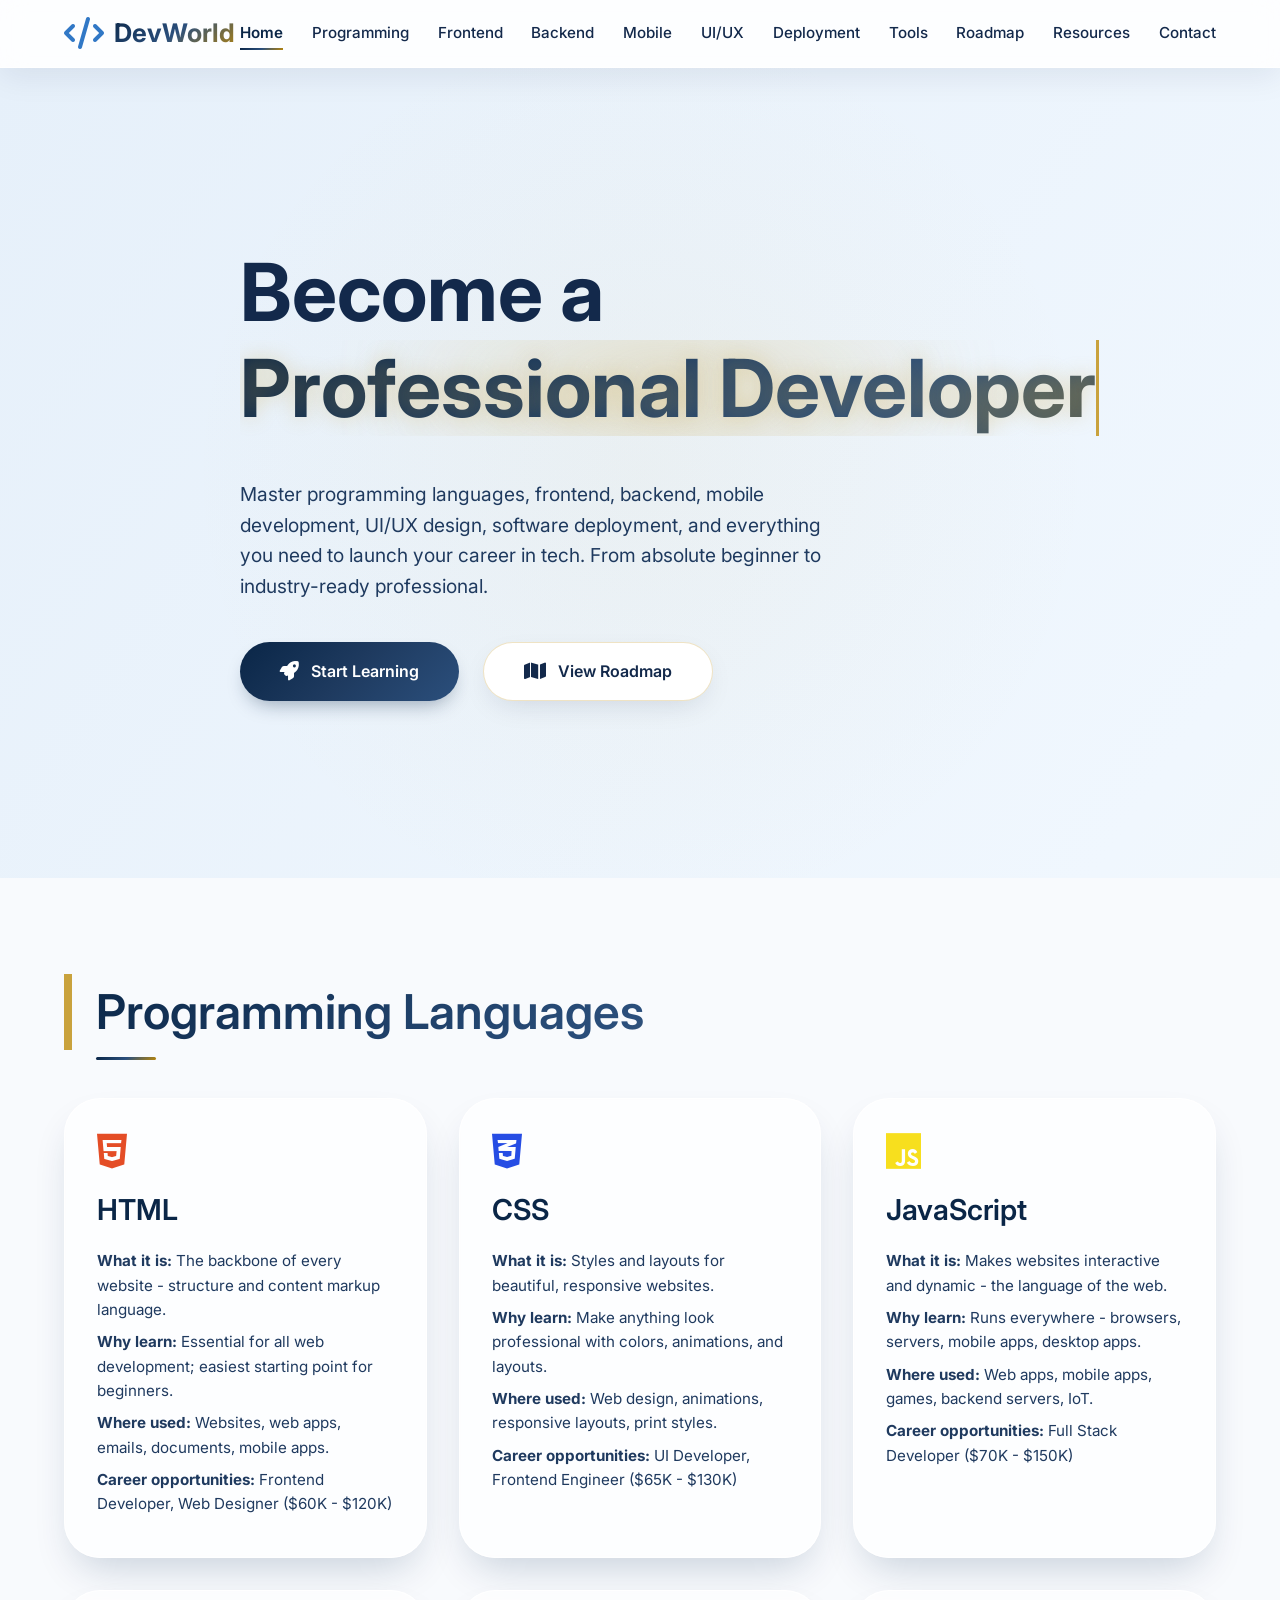
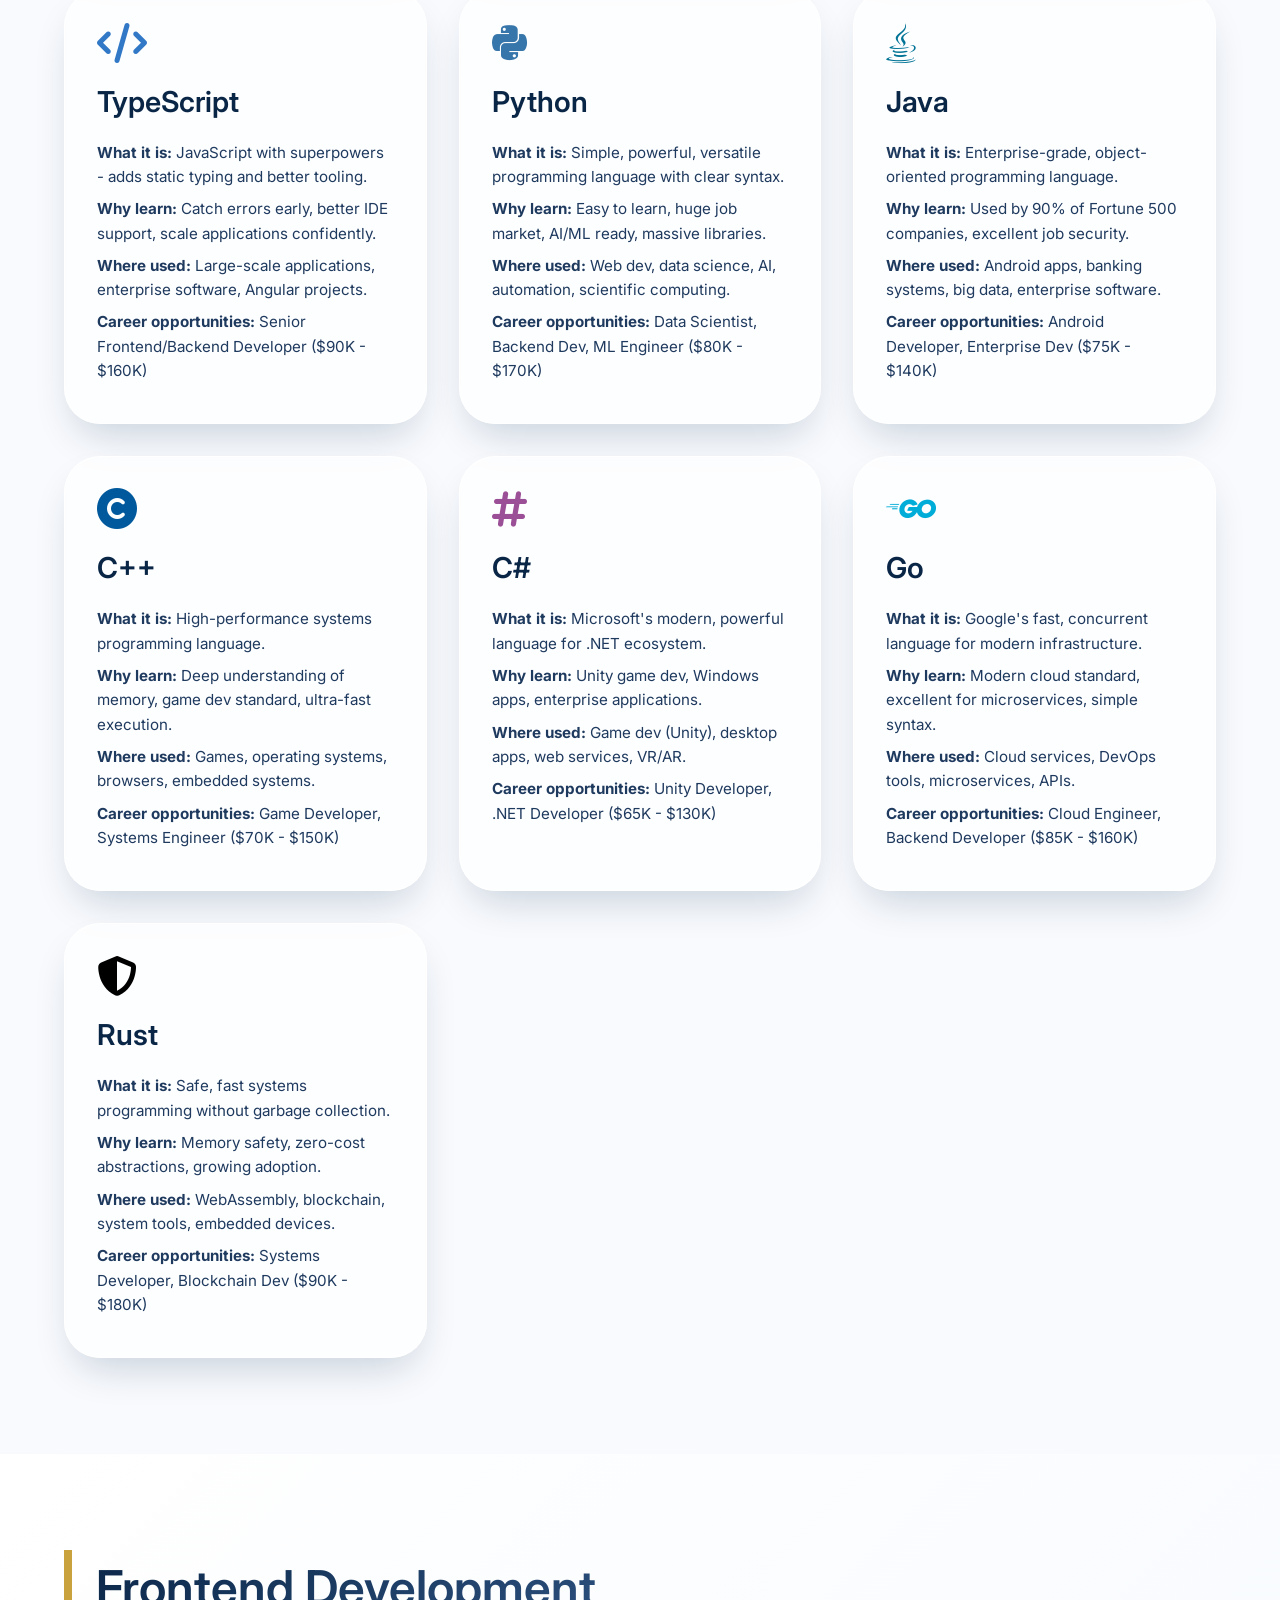
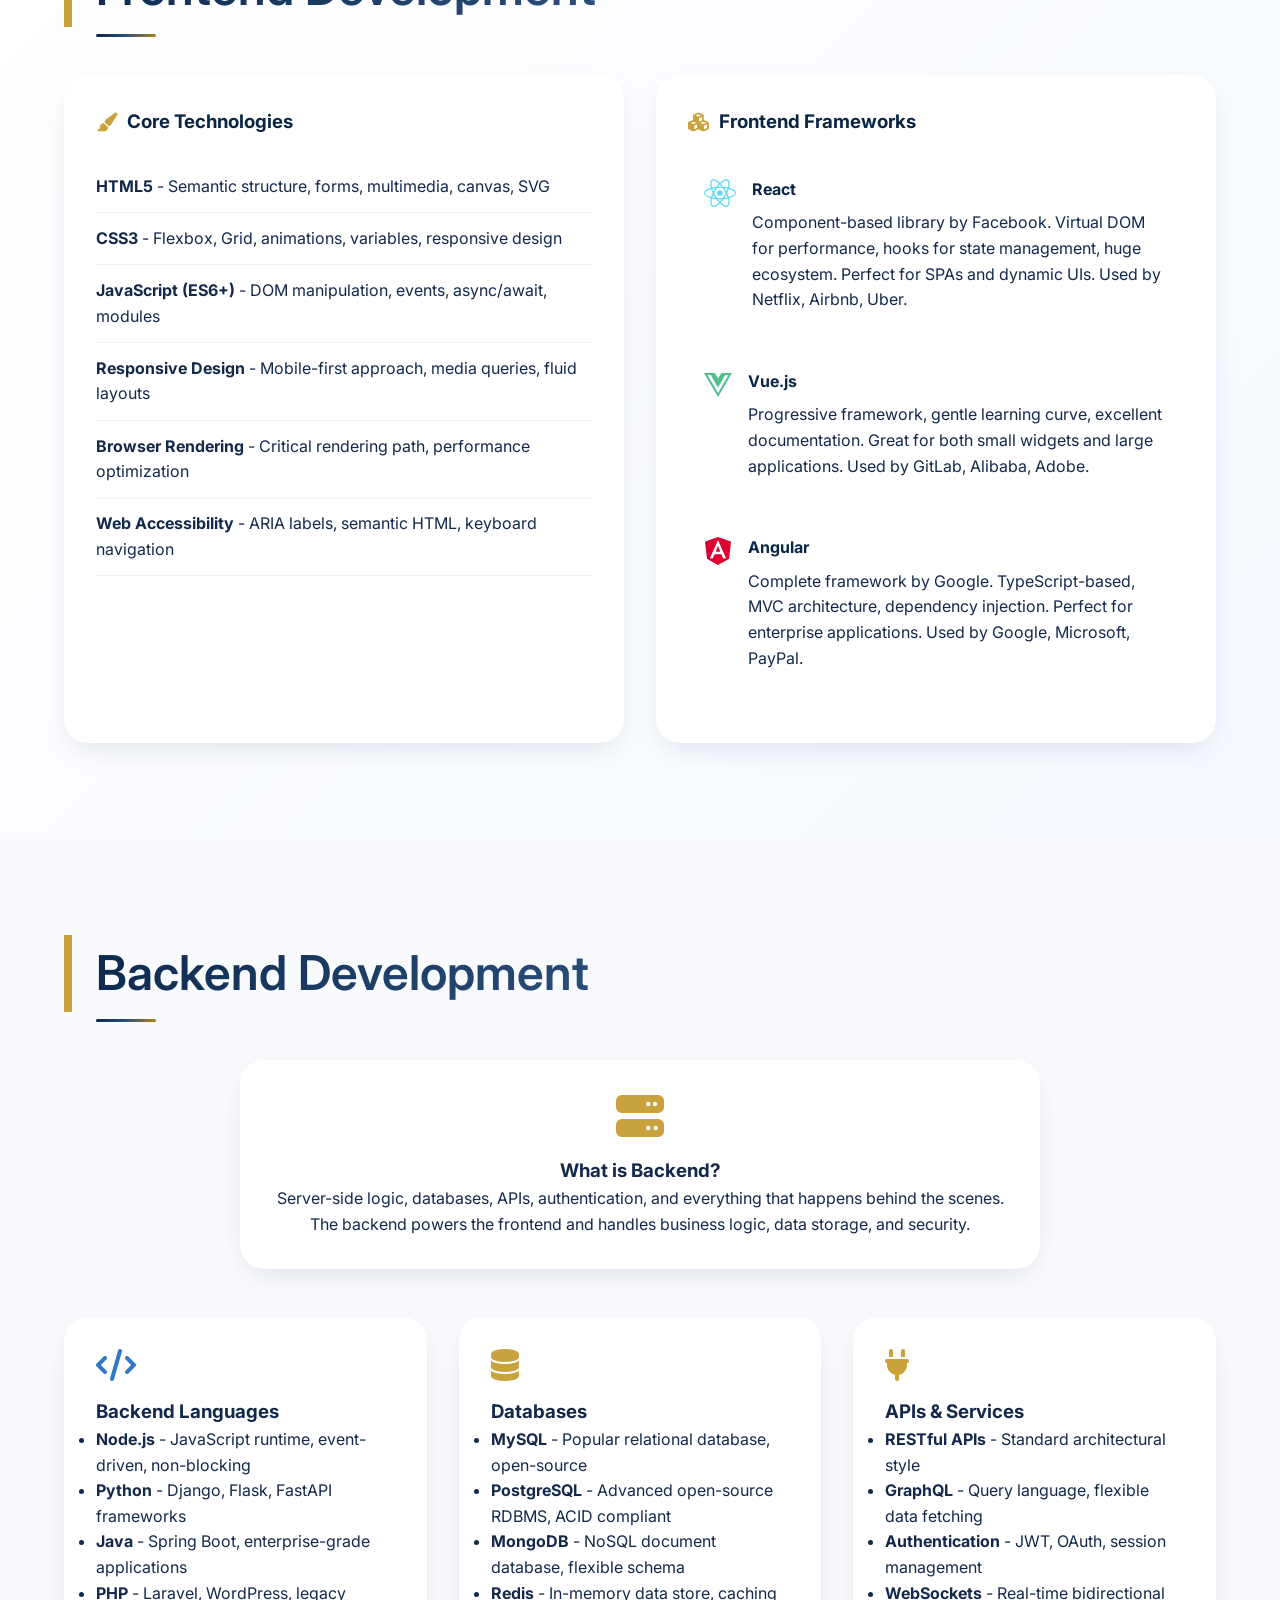
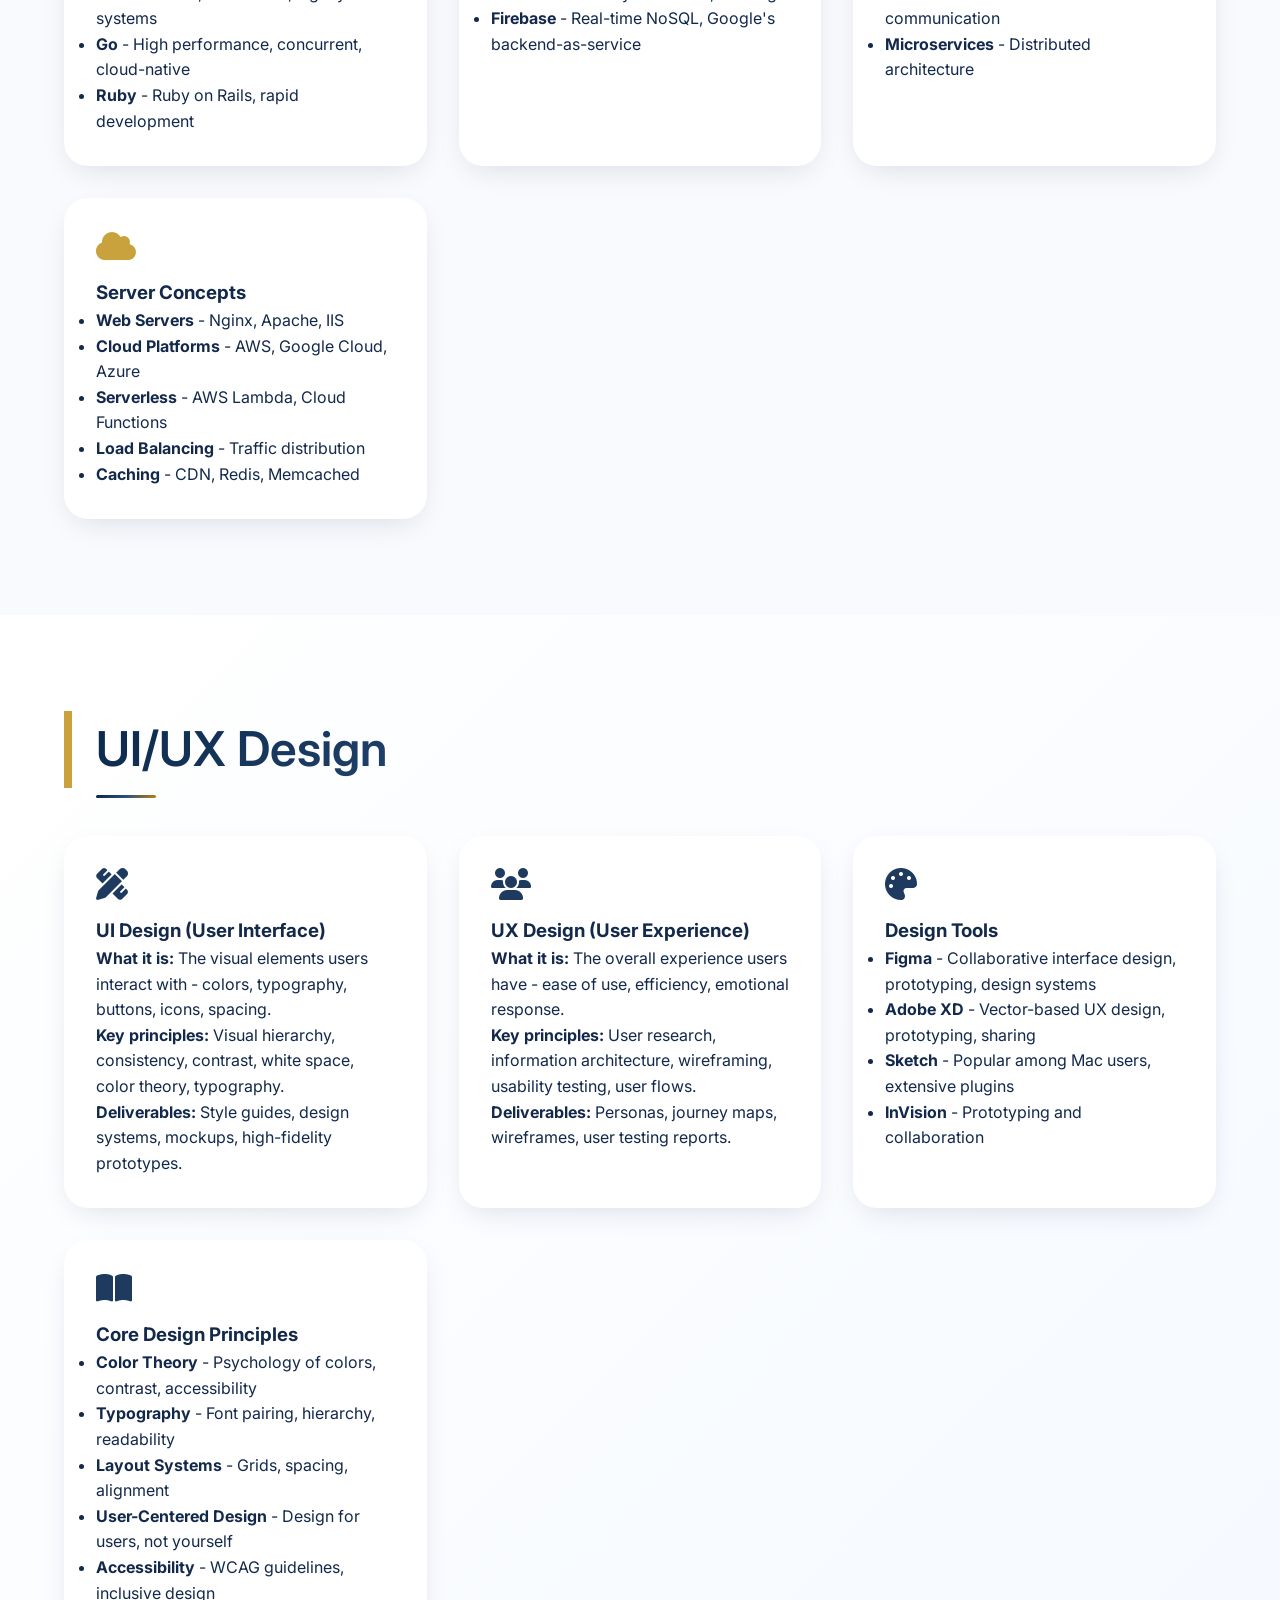
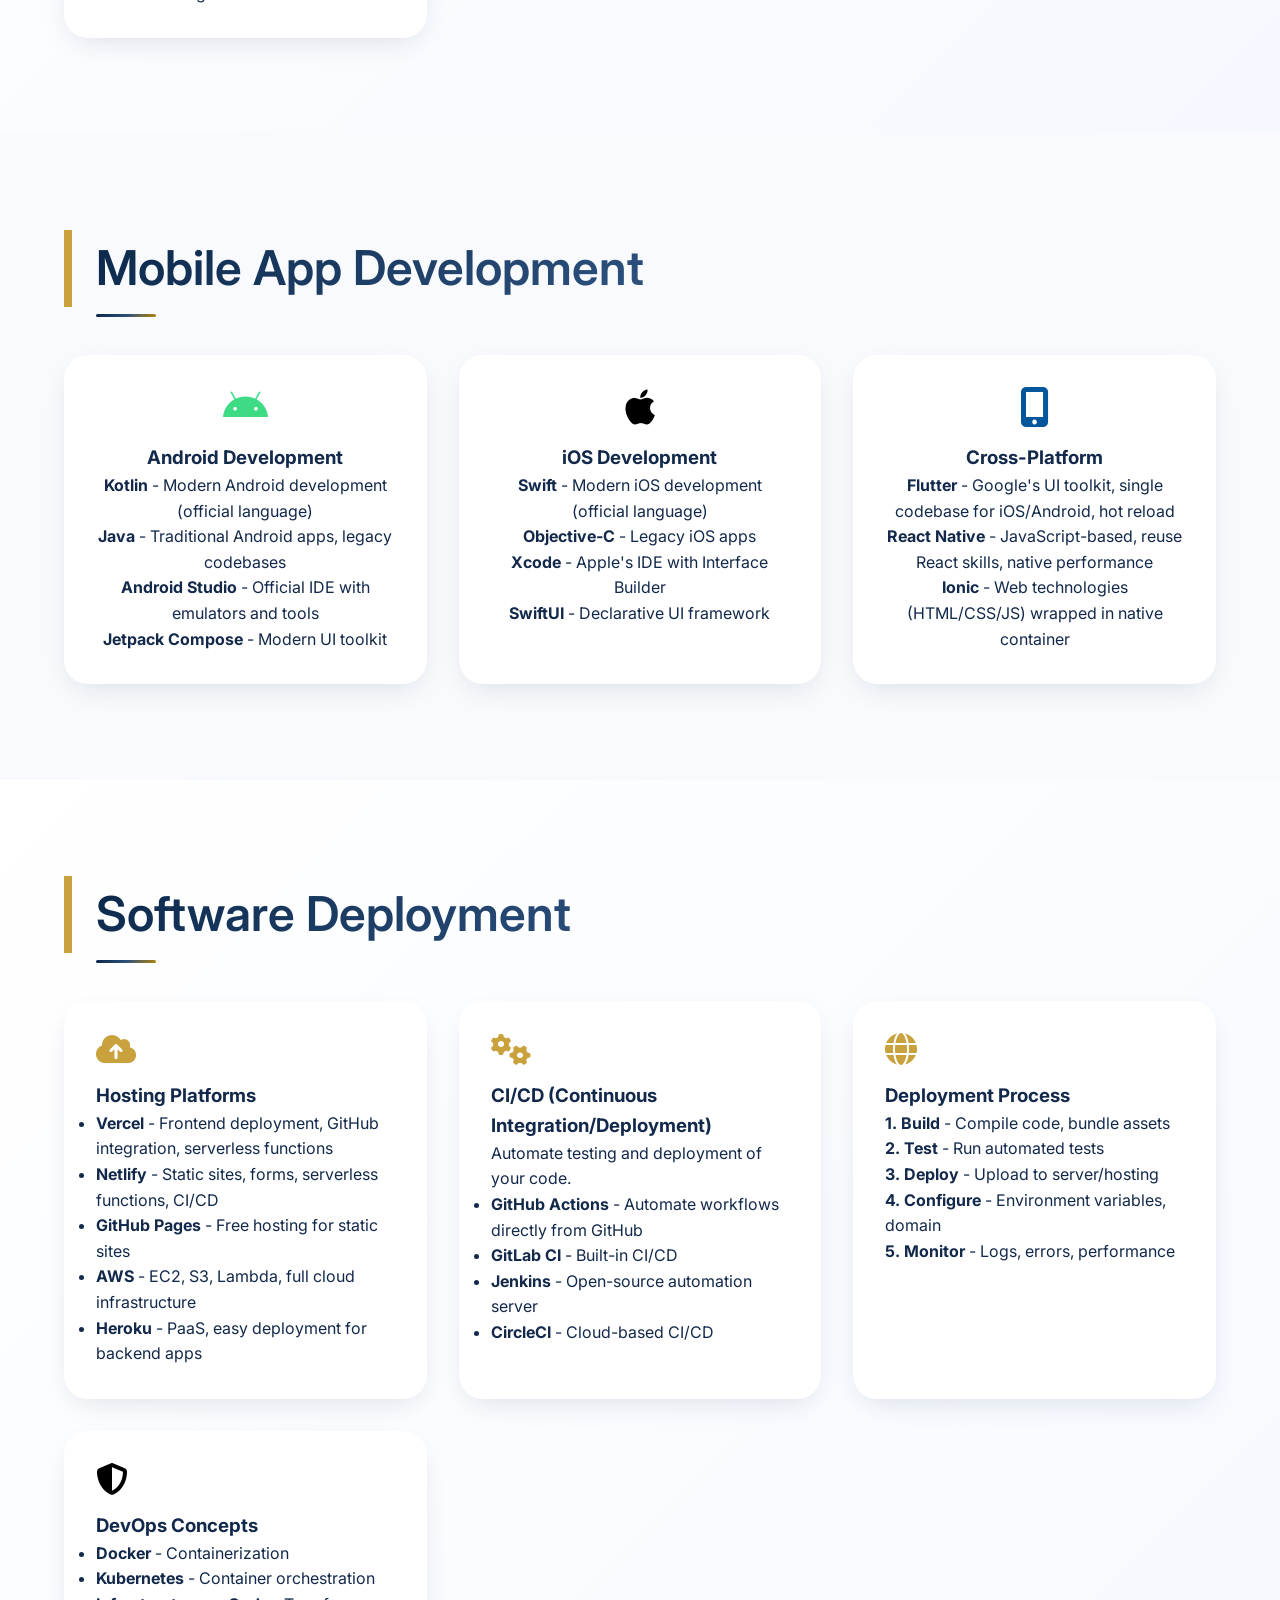
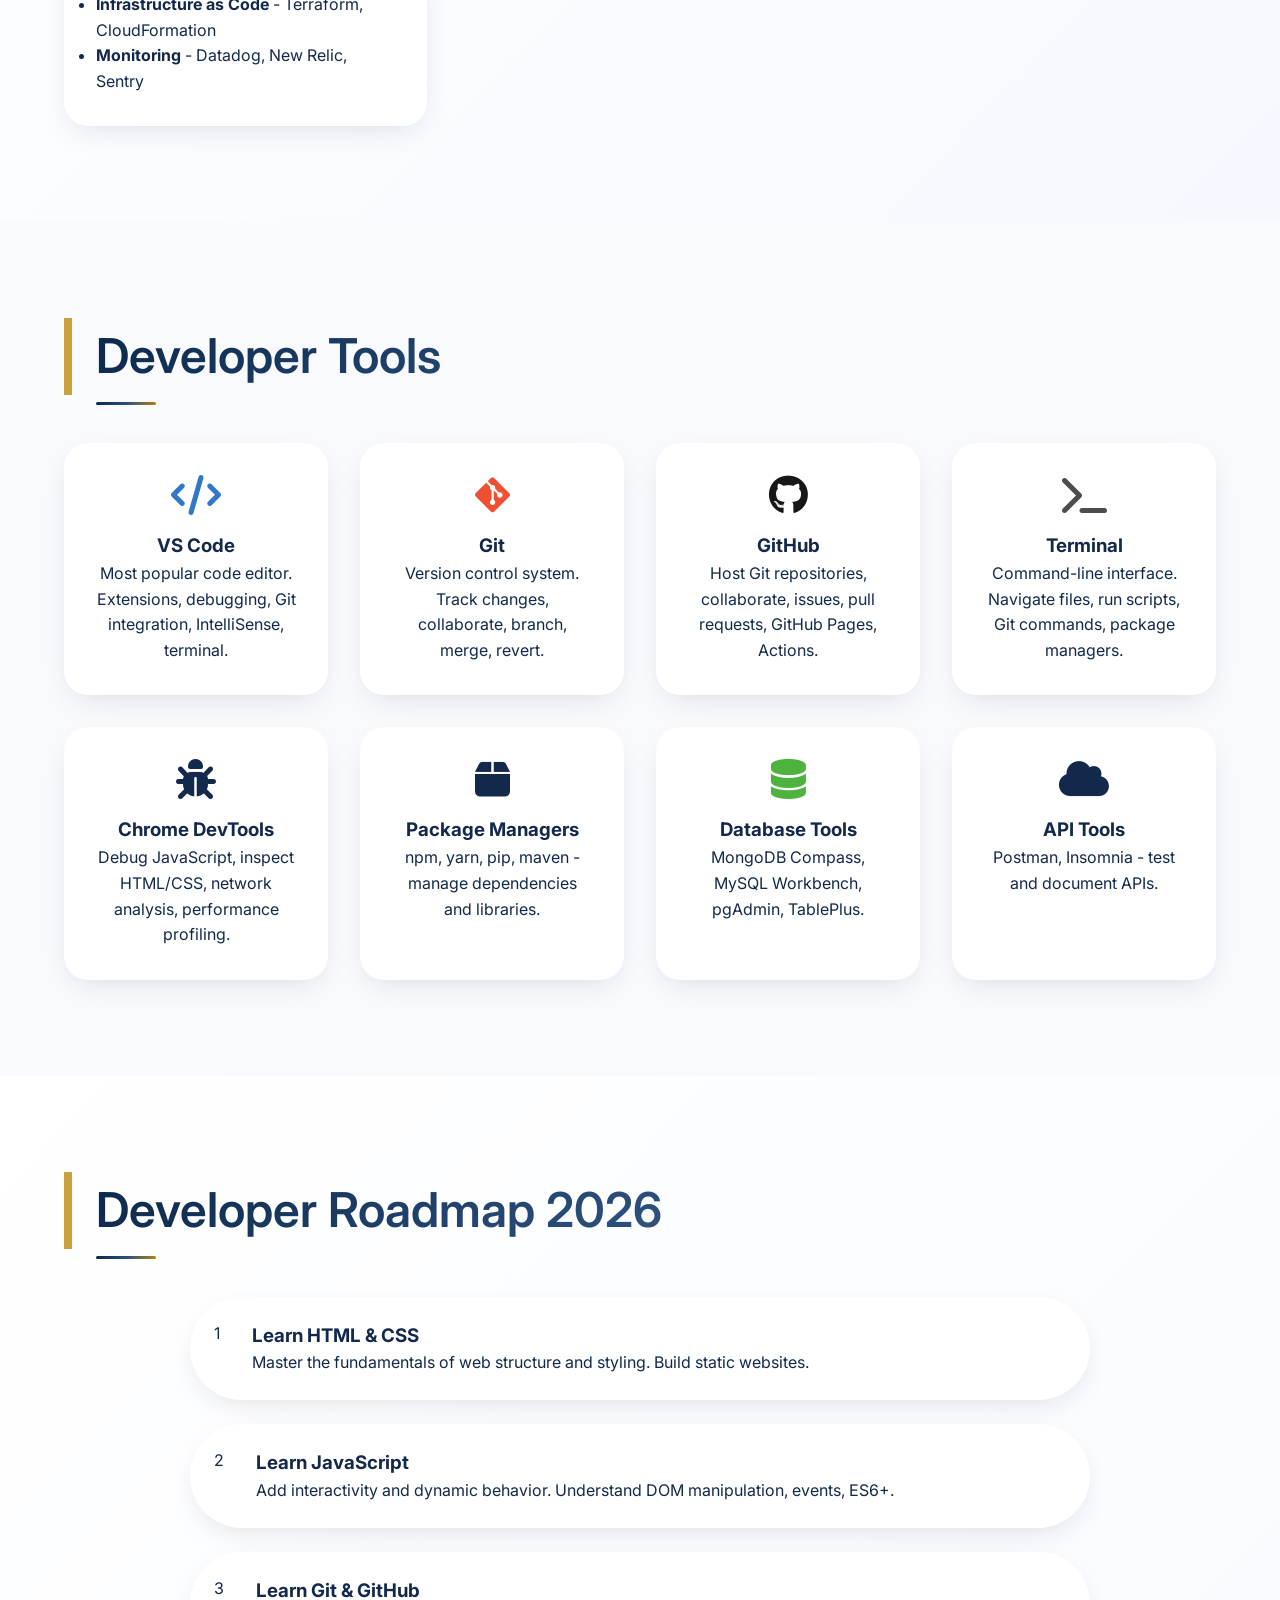
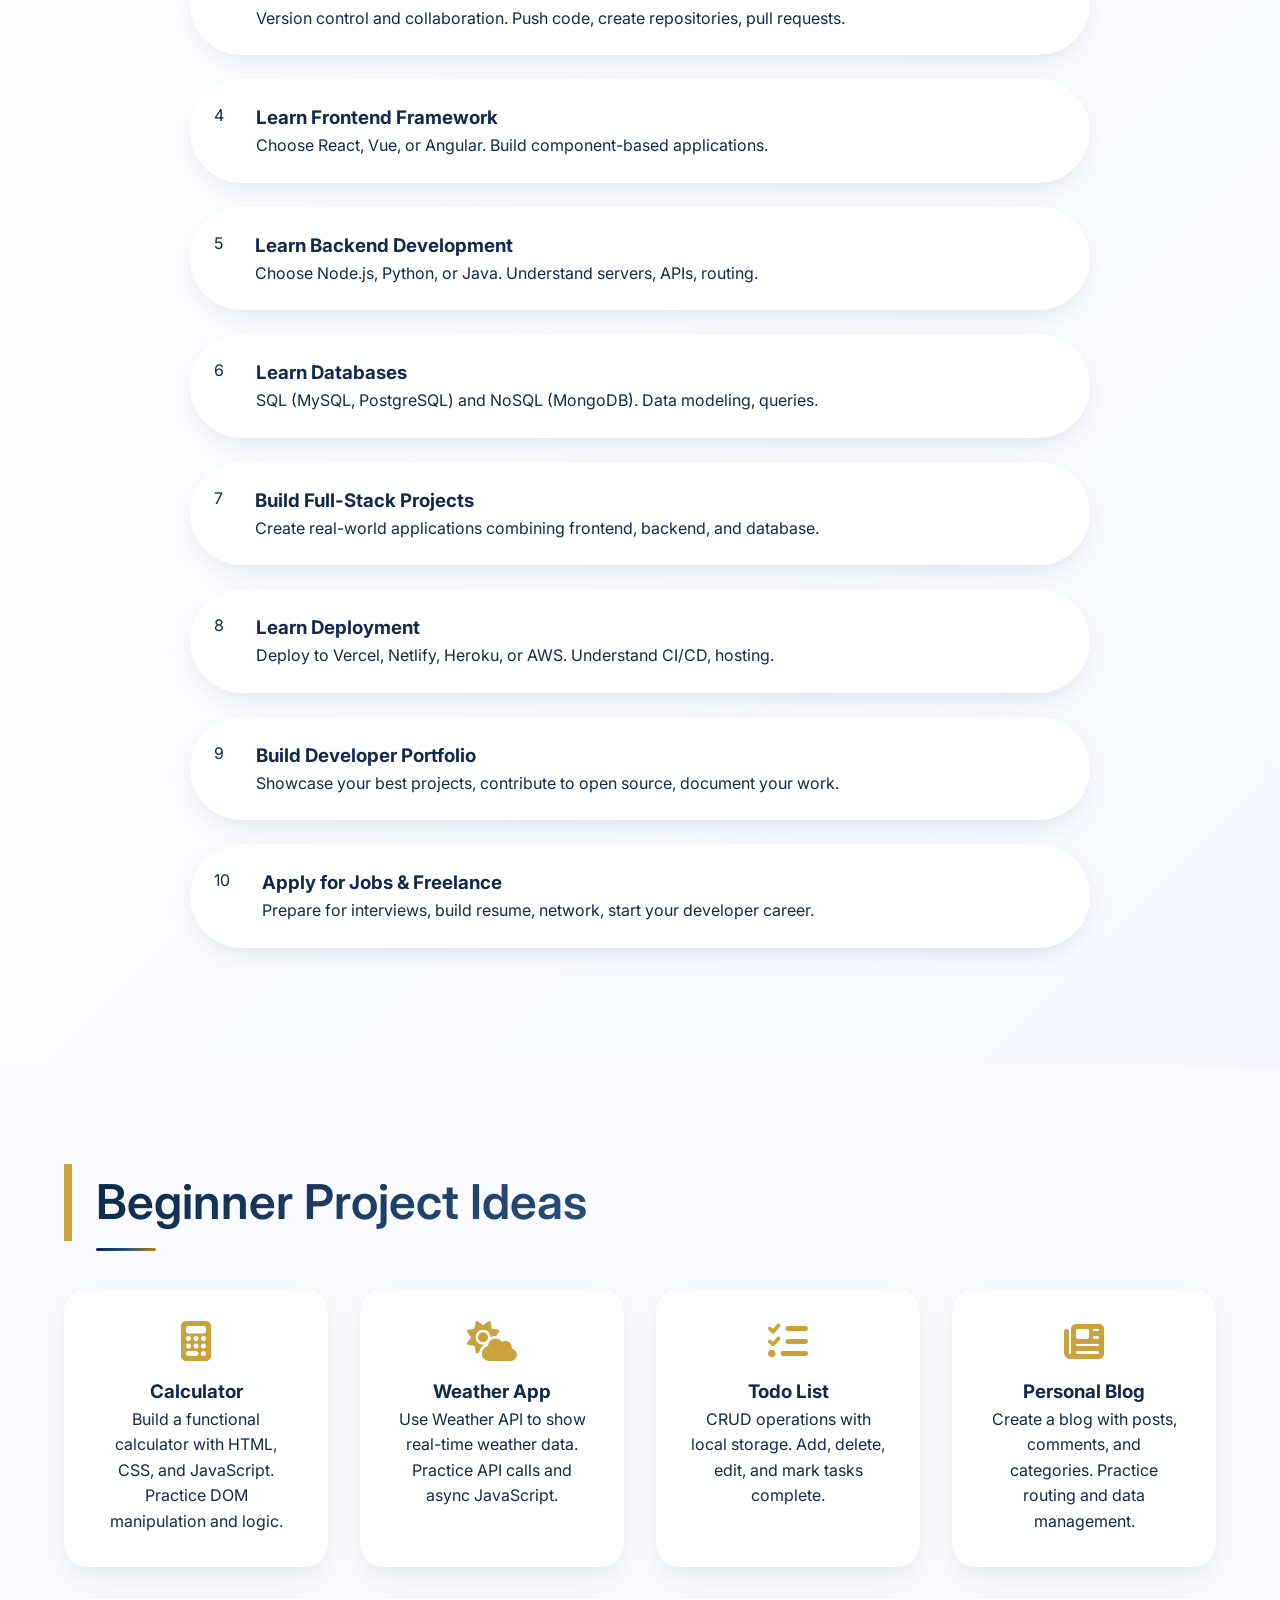
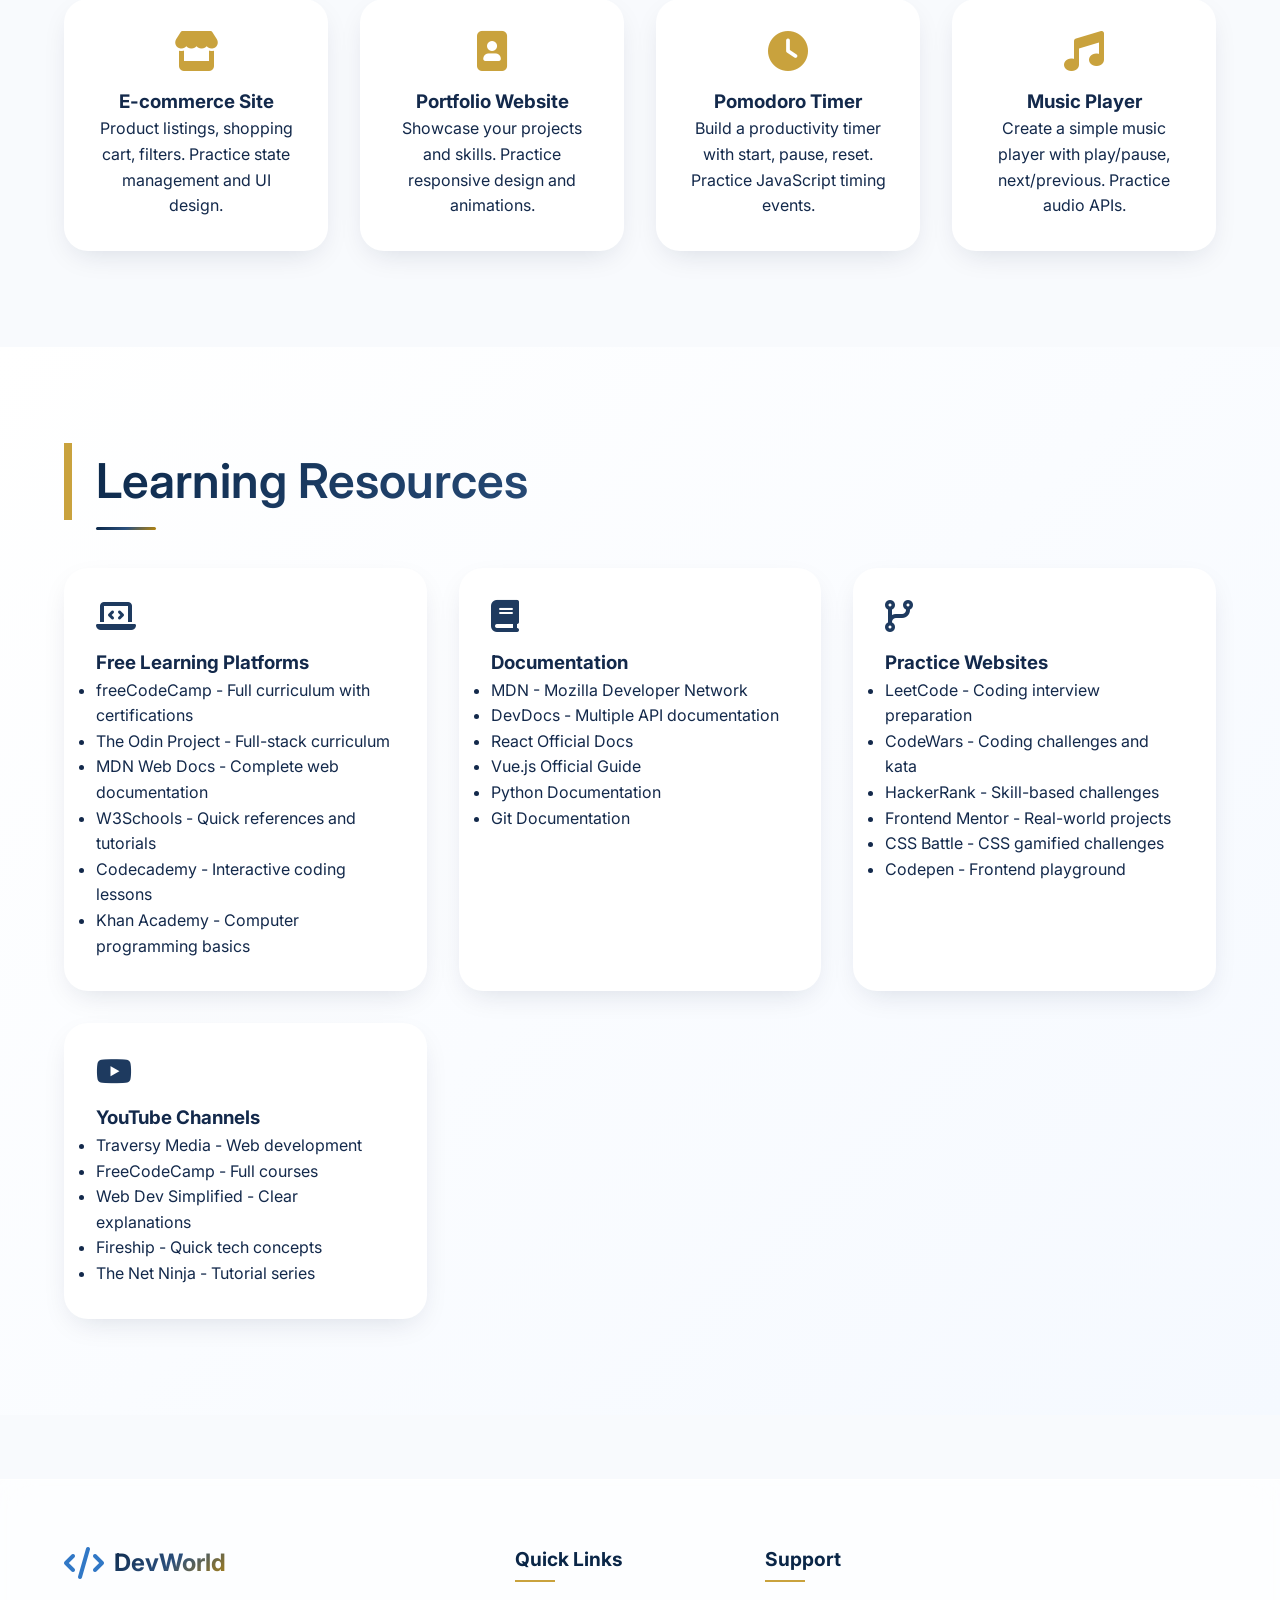
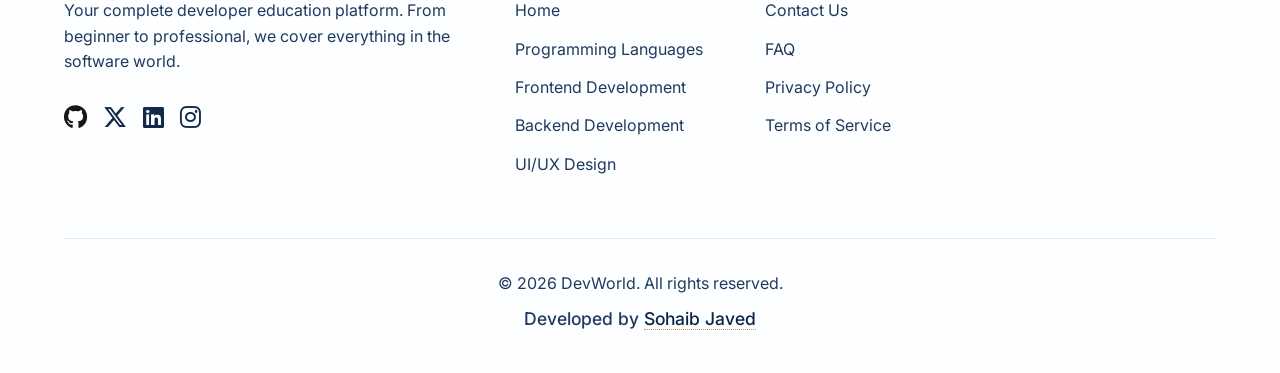
<file: index.html>
<!DOCTYPE html>
<html lang="en">
<head>
    <meta charset="UTF-8">
    <meta name="viewport" content="width=device-width, initial-scale=1.0">
    <title>DevWorld - Become a Professional Developer</title>
    
    <!-- Fonts -->
    <link rel="preconnect" href="https://fonts.googleapis.com">
    <link rel="preconnect" href="https://fonts.gstatic.com" crossorigin>
    <link href="https://fonts.googleapis.com/css2?family=Inter:wght@300;400;500;600;700&family=Poppins:wght@300;400;500;600;700&display=swap" rel="stylesheet">
    <link rel="shortcut icon" href="favicon.ico" type="image/x-icon">
    <!-- Font Awesome -->
    <link rel="stylesheet" href="https://cdnjs.cloudflare.com/ajax/libs/font-awesome/6.5.1/css/all.min.css">
    
    <!-- Custom CSS -->
    <link rel="stylesheet" href="css/style.css">
</head>
<body>
    <!-- GLASSMORPHISM NAVBAR -->
    <nav class="navbar">
        <div class="nav-container">
            <div class="logo">
                <i class="fas fa-code"></i>
                <span>DevWorld</span>
            </div>
            
            <div class="hamburger">
                <i class="fas fa-bars"></i>
            </div>
            
            <ul class="nav-menu">
                <li><a href="index.html" class="active">Home</a></li>
                <li><a href="pages/programming.html">Programming</a></li>
                <li><a href="pages/frontend.html">Frontend</a></li>
                <li><a href="pages/backend.html">Backend</a></li>
                <li><a href="pages/mobile.html">Mobile</a></li>
                <li><a href="pages/uiux.html">UI/UX</a></li>
                <li><a href="pages/deployment.html">Deployment</a></li>
                <li><a href="pages/tools.html">Tools</a></li>
                <li><a href="pages/roadmap.html">Roadmap</a></li>
                <li><a href="#resources">Resources</a></li>
                <li><a href="#contact">Contact</a></li>
            </ul>
        </div>
    </nav>

    <!-- HERO SECTION WITH ANIMATED GRADIENT -->
    <section class="hero animated-bg">
        <div class="container">
            <div class="hero-content">
                <h1 class="hero-title">
                    Become a <span class="gradient-text">Professional Developer</span>
                </h1>
                <p class="hero-description">
                    Master programming languages, frontend, backend, mobile development, UI/UX design, 
                    software deployment, and everything you need to launch your career in tech. 
                    From absolute beginner to industry-ready professional.
                </p>
                <div class="btn-group">
                    <a href="#programming" class="btn btn-primary">
                        <i class="fas fa-rocket"></i>
                        Start Learning
                    </a>
                    <a href="pages/roadmap.html" class="btn btn-outline">
                        <i class="fas fa-map"></i>
                        View Roadmap
                    </a>
                </div>
            </div>
        </div>
    </section>

    <!-- PROGRAMMING LANGUAGES SECTION -->
    <section id="programming" class="section">
        <div class="container">
            <h2 class="section-title">Programming Languages</h2>
            <div class="card-grid">
                <!-- HTML -->
                <div class="card">
                    <i class="fab fa-html5"></i>
                    <h3>HTML</h3>
                    <p><strong>What it is:</strong> The backbone of every website - structure and content markup language.</p>
                    <p><strong>Why learn:</strong> Essential for all web development; easiest starting point for beginners.</p>
                    <p><strong>Where used:</strong> Websites, web apps, emails, documents, mobile apps.</p>
                    <p><strong>Career opportunities:</strong> Frontend Developer, Web Designer ($60K - $120K)</p>
                </div>

                <!-- CSS -->
                <div class="card">
                    <i class="fab fa-css3-alt"></i>
                    <h3>CSS</h3>
                    <p><strong>What it is:</strong> Styles and layouts for beautiful, responsive websites.</p>
                    <p><strong>Why learn:</strong> Make anything look professional with colors, animations, and layouts.</p>
                    <p><strong>Where used:</strong> Web design, animations, responsive layouts, print styles.</p>
                    <p><strong>Career opportunities:</strong> UI Developer, Frontend Engineer ($65K - $130K)</p>
                </div>

                <!-- JavaScript -->
                <div class="card">
                    <i class="fab fa-js"></i>
                    <h3>JavaScript</h3>
                    <p><strong>What it is:</strong> Makes websites interactive and dynamic - the language of the web.</p>
                    <p><strong>Why learn:</strong> Runs everywhere - browsers, servers, mobile apps, desktop apps.</p>
                    <p><strong>Where used:</strong> Web apps, mobile apps, games, backend servers, IoT.</p>
                    <p><strong>Career opportunities:</strong> Full Stack Developer ($70K - $150K)</p>
                </div>

                <!-- TypeScript -->
                <div class="card">
                    <i class="fas fa-code"></i>
                    <h3>TypeScript</h3>
                    <p><strong>What it is:</strong> JavaScript with superpowers - adds static typing and better tooling.</p>
                    <p><strong>Why learn:</strong> Catch errors early, better IDE support, scale applications confidently.</p>
                    <p><strong>Where used:</strong> Large-scale applications, enterprise software, Angular projects.</p>
                    <p><strong>Career opportunities:</strong> Senior Frontend/Backend Developer ($90K - $160K)</p>
                </div>

                <!-- Python -->
                <div class="card">
                    <i class="fab fa-python"></i>
                    <h3>Python</h3>
                    <p><strong>What it is:</strong> Simple, powerful, versatile programming language with clear syntax.</p>
                    <p><strong>Why learn:</strong> Easy to learn, huge job market, AI/ML ready, massive libraries.</p>
                    <p><strong>Where used:</strong> Web dev, data science, AI, automation, scientific computing.</p>
                    <p><strong>Career opportunities:</strong> Data Scientist, Backend Dev, ML Engineer ($80K - $170K)</p>
                </div>

                <!-- Java -->
                <div class="card">
                    <i class="fab fa-java"></i>
                    <h3>Java</h3>
                    <p><strong>What it is:</strong> Enterprise-grade, object-oriented programming language.</p>
                    <p><strong>Why learn:</strong> Used by 90% of Fortune 500 companies, excellent job security.</p>
                    <p><strong>Where used:</strong> Android apps, banking systems, big data, enterprise software.</p>
                    <p><strong>Career opportunities:</strong> Android Developer, Enterprise Dev ($75K - $140K)</p>
                </div>

                <!-- C++ -->
                <div class="card">
                    <i class="fas fa-copyright"></i>
                    <h3>C++</h3>
                    <p><strong>What it is:</strong> High-performance systems programming language.</p>
                    <p><strong>Why learn:</strong> Deep understanding of memory, game dev standard, ultra-fast execution.</p>
                    <p><strong>Where used:</strong> Games, operating systems, browsers, embedded systems.</p>
                    <p><strong>Career opportunities:</strong> Game Developer, Systems Engineer ($70K - $150K)</p>
                </div>

                <!-- C# -->
                <div class="card">
                    <i class="fas fa-hashtag"></i>
                    <h3>C#</h3>
                    <p><strong>What it is:</strong> Microsoft's modern, powerful language for .NET ecosystem.</p>
                    <p><strong>Why learn:</strong> Unity game dev, Windows apps, enterprise applications.</p>
                    <p><strong>Where used:</strong> Game dev (Unity), desktop apps, web services, VR/AR.</p>
                    <p><strong>Career opportunities:</strong> Unity Developer, .NET Developer ($65K - $130K)</p>
                </div>

                <!-- Go -->
                <div class="card">
                    <i class="fab fa-golang"></i>
                    <h3>Go</h3>
                    <p><strong>What it is:</strong> Google's fast, concurrent language for modern infrastructure.</p>
                    <p><strong>Why learn:</strong> Modern cloud standard, excellent for microservices, simple syntax.</p>
                    <p><strong>Where used:</strong> Cloud services, DevOps tools, microservices, APIs.</p>
                    <p><strong>Career opportunities:</strong> Cloud Engineer, Backend Developer ($85K - $160K)</p>
                </div>

                <!-- Rust -->
                <div class="card">
                    <i class="fas fa-shield-alt"></i>
                    <h3>Rust</h3>
                    <p><strong>What it is:</strong> Safe, fast systems programming without garbage collection.</p>
                    <p><strong>Why learn:</strong> Memory safety, zero-cost abstractions, growing adoption.</p>
                    <p><strong>Where used:</strong> WebAssembly, blockchain, system tools, embedded devices.</p>
                    <p><strong>Career opportunities:</strong> Systems Developer, Blockchain Dev ($90K - $180K)</p>
                </div>
            </div>
        </div>
    </section>

    <!-- FRONTEND DEVELOPMENT SECTION -->
    <section id="frontend" class="section bg-light">
        <div class="container">
            <h2 class="section-title">Frontend Development</h2>
            <div class="content-grid">
                <div class="content-card">
                    <h3><i class="fas fa-paint-brush"></i> Core Technologies</h3>
                    <ul class="feature-list">
                        <li><strong>HTML5</strong> - Semantic structure, forms, multimedia, canvas, SVG</li>
                        <li><strong>CSS3</strong> - Flexbox, Grid, animations, variables, responsive design</li>
                        <li><strong>JavaScript (ES6+)</strong> - DOM manipulation, events, async/await, modules</li>
                        <li><strong>Responsive Design</strong> - Mobile-first approach, media queries, fluid layouts</li>
                        <li><strong>Browser Rendering</strong> - Critical rendering path, performance optimization</li>
                        <li><strong>Web Accessibility</strong> - ARIA labels, semantic HTML, keyboard navigation</li>
                    </ul>
                </div>
                
                <div class="content-card">
                    <h3><i class="fas fa-cubes"></i> Frontend Frameworks</h3>
                    
                    <div class="framework-item">
                        <i class="fab fa-react"></i>
                        <div>
                            <h4>React</h4>
                            <p>Component-based library by Facebook. Virtual DOM for performance, hooks for state management, huge ecosystem. Perfect for SPAs and dynamic UIs. Used by Netflix, Airbnb, Uber.</p>
                        </div>
                    </div>
                    
                    <div class="framework-item">
                        <i class="fab fa-vuejs"></i>
                        <div>
                            <h4>Vue.js</h4>
                            <p>Progressive framework, gentle learning curve, excellent documentation. Great for both small widgets and large applications. Used by GitLab, Alibaba, Adobe.</p>
                        </div>
                    </div>
                    
                    <div class="framework-item">
                        <i class="fab fa-angular"></i>
                        <div>
                            <h4>Angular</h4>
                            <p>Complete framework by Google. TypeScript-based, MVC architecture, dependency injection. Perfect for enterprise applications. Used by Google, Microsoft, PayPal.</p>
                        </div>
                    </div>
                </div>
            </div>
        </div>
    </section>

    <!-- BACKEND DEVELOPMENT SECTION -->
    <section id="backend" class="section">
        <div class="container">
            <h2 class="section-title">Backend Development</h2>
            
            <div class="backend-intro">
                <div class="intro-card">
                    <i class="fas fa-server"></i>
                    <h3>What is Backend?</h3>
                    <p>Server-side logic, databases, APIs, authentication, and everything that happens behind the scenes. The backend powers the frontend and handles business logic, data storage, and security.</p>
                </div>
            </div>
            
            <div class="backend-grid">
                <div class="backend-card">
                    <i class="fas fa-code"></i>
                    <h3>Backend Languages</h3>
                    <ul>
                        <li><strong>Node.js</strong> - JavaScript runtime, event-driven, non-blocking</li>
                        <li><strong>Python</strong> - Django, Flask, FastAPI frameworks</li>
                        <li><strong>Java</strong> - Spring Boot, enterprise-grade applications</li>
                        <li><strong>PHP</strong> - Laravel, WordPress, legacy systems</li>
                        <li><strong>Go</strong> - High performance, concurrent, cloud-native</li>
                        <li><strong>Ruby</strong> - Ruby on Rails, rapid development</li>
                    </ul>
                </div>
                
                <div class="backend-card">
                    <i class="fas fa-database"></i>
                    <h3>Databases</h3>
                    <ul>
                        <li><strong>MySQL</strong> - Popular relational database, open-source</li>
                        <li><strong>PostgreSQL</strong> - Advanced open-source RDBMS, ACID compliant</li>
                        <li><strong>MongoDB</strong> - NoSQL document database, flexible schema</li>
                        <li><strong>Redis</strong> - In-memory data store, caching</li>
                        <li><strong>Firebase</strong> - Real-time NoSQL, Google's backend-as-service</li>
                    </ul>
                </div>
                
                <div class="backend-card">
                    <i class="fas fa-plug"></i>
                    <h3>APIs & Services</h3>
                    <ul>
                        <li><strong>RESTful APIs</strong> - Standard architectural style</li>
                        <li><strong>GraphQL</strong> - Query language, flexible data fetching</li>
                        <li><strong>Authentication</strong> - JWT, OAuth, session management</li>
                        <li><strong>WebSockets</strong> - Real-time bidirectional communication</li>
                        <li><strong>Microservices</strong> - Distributed architecture</li>
                    </ul>
                </div>
                
                <div class="backend-card">
                    <i class="fas fa-cloud"></i>
                    <h3>Server Concepts</h3>
                    <ul>
                        <li><strong>Web Servers</strong> - Nginx, Apache, IIS</li>
                        <li><strong>Cloud Platforms</strong> - AWS, Google Cloud, Azure</li>
                        <li><strong>Serverless</strong> - AWS Lambda, Cloud Functions</li>
                        <li><strong>Load Balancing</strong> - Traffic distribution</li>
                        <li><strong>Caching</strong> - CDN, Redis, Memcached</li>
                    </ul>
                </div>
            </div>
        </div>
    </section>

    <!-- UI/UX DESIGN SECTION -->
    <section id="uiux" class="section bg-light">
        <div class="container">
            <h2 class="section-title">UI/UX Design</h2>
            
            <div class="uiux-grid">
                <div class="uiux-card">
                    <i class="fas fa-pencil-ruler"></i>
                    <h3>UI Design (User Interface)</h3>
                    <p><strong>What it is:</strong> The visual elements users interact with - colors, typography, buttons, icons, spacing.</p>
                    <p><strong>Key principles:</strong> Visual hierarchy, consistency, contrast, white space, color theory, typography.</p>
                    <p><strong>Deliverables:</strong> Style guides, design systems, mockups, high-fidelity prototypes.</p>
                </div>
                
                <div class="uiux-card">
                    <i class="fas fa-users"></i>
                    <h3>UX Design (User Experience)</h3>
                    <p><strong>What it is:</strong> The overall experience users have - ease of use, efficiency, emotional response.</p>
                    <p><strong>Key principles:</strong> User research, information architecture, wireframing, usability testing, user flows.</p>
                    <p><strong>Deliverables:</strong> Personas, journey maps, wireframes, user testing reports.</p>
                </div>
                
                <div class="uiux-card">
                    <i class="fas fa-palette"></i>
                    <h3>Design Tools</h3>
                    <ul>
                        <li><strong>Figma</strong> - Collaborative interface design, prototyping, design systems</li>
                        <li><strong>Adobe XD</strong> - Vector-based UX design, prototyping, sharing</li>
                        <li><strong>Sketch</strong> - Popular among Mac users, extensive plugins</li>
                        <li><strong>InVision</strong> - Prototyping and collaboration</li>
                    </ul>
                </div>
                
                <div class="uiux-card">
                    <i class="fas fa-book-open"></i>
                    <h3>Core Design Principles</h3>
                    <ul>
                        <li><strong>Color Theory</strong> - Psychology of colors, contrast, accessibility</li>
                        <li><strong>Typography</strong> - Font pairing, hierarchy, readability</li>
                        <li><strong>Layout Systems</strong> - Grids, spacing, alignment</li>
                        <li><strong>User-Centered Design</strong> - Design for users, not yourself</li>
                        <li><strong>Accessibility</strong> - WCAG guidelines, inclusive design</li>
                    </ul>
                </div>
            </div>
        </div>
    </section>

    <!-- MOBILE DEVELOPMENT SECTION -->
    <section id="mobile" class="section">
        <div class="container">
            <h2 class="section-title">Mobile App Development</h2>
            
            <div class="mobile-grid">
                <div class="mobile-card">
                    <i class="fab fa-android"></i>
                    <h3>Android Development</h3>
                    <p><strong>Kotlin</strong> - Modern Android development (official language)</p>
                    <p><strong>Java</strong> - Traditional Android apps, legacy codebases</p>
                    <p><strong>Android Studio</strong> - Official IDE with emulators and tools</p>
                    <p><strong>Jetpack Compose</strong> - Modern UI toolkit</p>
                </div>
                
                <div class="mobile-card">
                    <i class="fab fa-apple"></i>
                    <h3>iOS Development</h3>
                    <p><strong>Swift</strong> - Modern iOS development (official language)</p>
                    <p><strong>Objective-C</strong> - Legacy iOS apps</p>
                    <p><strong>Xcode</strong> - Apple's IDE with Interface Builder</p>
                    <p><strong>SwiftUI</strong> - Declarative UI framework</p>
                </div>
                
                <div class="mobile-card">
                    <i class="fas fa-mobile-alt"></i>
                    <h3>Cross-Platform</h3>
                    <p><strong>Flutter</strong> - Google's UI toolkit, single codebase for iOS/Android, hot reload</p>
                    <p><strong>React Native</strong> - JavaScript-based, reuse React skills, native performance</p>
                    <p><strong>Ionic</strong> - Web technologies (HTML/CSS/JS) wrapped in native container</p>
                </div>
            </div>
        </div>
    </section>

    <!-- DEPLOYMENT SECTION -->
    <section id="deployment" class="section bg-light">
        <div class="container">
            <h2 class="section-title">Software Deployment</h2>
            
            <div class="deployment-grid">
                <div class="deployment-card">
                    <i class="fas fa-cloud-upload-alt"></i>
                    <h3>Hosting Platforms</h3>
                    <ul>
                        <li><strong>Vercel</strong> - Frontend deployment, GitHub integration, serverless functions</li>
                        <li><strong>Netlify</strong> - Static sites, forms, serverless functions, CI/CD</li>
                        <li><strong>GitHub Pages</strong> - Free hosting for static sites</li>
                        <li><strong>AWS</strong> - EC2, S3, Lambda, full cloud infrastructure</li>
                        <li><strong>Heroku</strong> - PaaS, easy deployment for backend apps</li>
                    </ul>
                </div>
                
                <div class="deployment-card">
                    <i class="fas fa-cogs"></i>
                    <h3>CI/CD (Continuous Integration/Deployment)</h3>
                    <p>Automate testing and deployment of your code.</p>
                    <ul>
                        <li><strong>GitHub Actions</strong> - Automate workflows directly from GitHub</li>
                        <li><strong>GitLab CI</strong> - Built-in CI/CD</li>
                        <li><strong>Jenkins</strong> - Open-source automation server</li>
                        <li><strong>CircleCI</strong> - Cloud-based CI/CD</li>
                    </ul>
                </div>
                
                <div class="deployment-card">
                    <i class="fas fa-globe"></i>
                    <h3>Deployment Process</h3>
                    <p><strong>1. Build</strong> - Compile code, bundle assets</p>
                    <p><strong>2. Test</strong> - Run automated tests</p>
                    <p><strong>3. Deploy</strong> - Upload to server/hosting</p>
                    <p><strong>4. Configure</strong> - Environment variables, domain</p>
                    <p><strong>5. Monitor</strong> - Logs, errors, performance</p>
                </div>
                
                <div class="deployment-card">
                    <i class="fas fa-shield-alt"></i>
                    <h3>DevOps Concepts</h3>
                    <ul>
                        <li><strong>Docker</strong> - Containerization</li>
                        <li><strong>Kubernetes</strong> - Container orchestration</li>
                        <li><strong>Infrastructure as Code</strong> - Terraform, CloudFormation</li>
                        <li><strong>Monitoring</strong> - Datadog, New Relic, Sentry</li>
                    </ul>
                </div>
            </div>
        </div>
    </section>

    <!-- DEVELOPER TOOLS SECTION -->
    <section id="tools" class="section">
        <div class="container">
            <h2 class="section-title">Developer Tools</h2>
            
            <div class="tools-grid">
                <div class="tool-card">
                    <i class="fas fa-code"></i>
                    <h3>VS Code</h3>
                    <p>Most popular code editor. Extensions, debugging, Git integration, IntelliSense, terminal.</p>
                </div>
                
                <div class="tool-card">
                    <i class="fab fa-git-alt"></i>
                    <h3>Git</h3>
                    <p>Version control system. Track changes, collaborate, branch, merge, revert.</p>
                </div>
                
                <div class="tool-card">
                    <i class="fab fa-github"></i>
                    <h3>GitHub</h3>
                    <p>Host Git repositories, collaborate, issues, pull requests, GitHub Pages, Actions.</p>
                </div>
                
                <div class="tool-card">
                    <i class="fas fa-terminal"></i>
                    <h3>Terminal</h3>
                    <p>Command-line interface. Navigate files, run scripts, Git commands, package managers.</p>
                </div>
                
                <div class="tool-card">
                    <i class="fas fa-bug"></i>
                    <h3>Chrome DevTools</h3>
                    <p>Debug JavaScript, inspect HTML/CSS, network analysis, performance profiling.</p>
                </div>
                
                <div class="tool-card">
                    <i class="fas fa-box"></i>
                    <h3>Package Managers</h3>
                    <p>npm, yarn, pip, maven - manage dependencies and libraries.</p>
                </div>
                
                <div class="tool-card">
                    <i class="fas fa-database"></i>
                    <h3>Database Tools</h3>
                    <p>MongoDB Compass, MySQL Workbench, pgAdmin, TablePlus.</p>
                </div>
                
                <div class="tool-card">
                    <i class="fas fa-cloud"></i>
                    <h3>API Tools</h3>
                    <p>Postman, Insomnia - test and document APIs.</p>
                </div>
            </div>
        </div>
    </section>

    <!-- ROADMAP SECTION -->
    <section id="roadmap" class="section bg-light">
        <div class="container">
            <h2 class="section-title">Developer Roadmap 2026</h2>
            
            <div class="roadmap-container">
                <div class="roadmap-step">
                    <div class="step-number">1</div>
                    <div class="step-content">
                        <h3>Learn HTML & CSS</h3>
                        <p>Master the fundamentals of web structure and styling. Build static websites.</p>
                    </div>
                </div>
                
                <div class="roadmap-step">
                    <div class="step-number">2</div>
                    <div class="step-content">
                        <h3>Learn JavaScript</h3>
                        <p>Add interactivity and dynamic behavior. Understand DOM manipulation, events, ES6+.</p>
                    </div>
                </div>
                
                <div class="roadmap-step">
                    <div class="step-number">3</div>
                    <div class="step-content">
                        <h3>Learn Git & GitHub</h3>
                        <p>Version control and collaboration. Push code, create repositories, pull requests.</p>
                    </div>
                </div>
                
                <div class="roadmap-step">
                    <div class="step-number">4</div>
                    <div class="step-content">
                        <h3>Learn Frontend Framework</h3>
                        <p>Choose React, Vue, or Angular. Build component-based applications.</p>
                    </div>
                </div>
                
                <div class="roadmap-step">
                    <div class="step-number">5</div>
                    <div class="step-content">
                        <h3>Learn Backend Development</h3>
                        <p>Choose Node.js, Python, or Java. Understand servers, APIs, routing.</p>
                    </div>
                </div>
                
                <div class="roadmap-step">
                    <div class="step-number">6</div>
                    <div class="step-content">
                        <h3>Learn Databases</h3>
                        <p>SQL (MySQL, PostgreSQL) and NoSQL (MongoDB). Data modeling, queries.</p>
                    </div>
                </div>
                
                <div class="roadmap-step">
                    <div class="step-number">7</div>
                    <div class="step-content">
                        <h3>Build Full-Stack Projects</h3>
                        <p>Create real-world applications combining frontend, backend, and database.</p>
                    </div>
                </div>
                
                <div class="roadmap-step">
                    <div class="step-number">8</div>
                    <div class="step-content">
                        <h3>Learn Deployment</h3>
                        <p>Deploy to Vercel, Netlify, Heroku, or AWS. Understand CI/CD, hosting.</p>
                    </div>
                </div>
                
                <div class="roadmap-step">
                    <div class="step-number">9</div>
                    <div class="step-content">
                        <h3>Build Developer Portfolio</h3>
                        <p>Showcase your best projects, contribute to open source, document your work.</p>
                    </div>
                </div>
                
                <div class="roadmap-step">
                    <div class="step-number">10</div>
                    <div class="step-content">
                        <h3>Apply for Jobs & Freelance</h3>
                        <p>Prepare for interviews, build resume, network, start your developer career.</p>
                    </div>
                </div>
            </div>
        </div>
    </section>

    <!-- PROJECT IDEAS SECTION -->
    <section id="projects" class="section">
        <div class="container">
            <h2 class="section-title">Beginner Project Ideas</h2>
            
            <div class="projects-grid">
                <div class="project-card">
                    <i class="fas fa-calculator"></i>
                    <h3>Calculator</h3>
                    <p>Build a functional calculator with HTML, CSS, and JavaScript. Practice DOM manipulation and logic.</p>
                </div>
                
                <div class="project-card">
                    <i class="fas fa-cloud-sun"></i>
                    <h3>Weather App</h3>
                    <p>Use Weather API to show real-time weather data. Practice API calls and async JavaScript.</p>
                </div>
                
                <div class="project-card">
                    <i class="fas fa-tasks"></i>
                    <h3>Todo List</h3>
                    <p>CRUD operations with local storage. Add, delete, edit, and mark tasks complete.</p>
                </div>
                
                <div class="project-card">
                    <i class="fas fa-newspaper"></i>
                    <h3>Personal Blog</h3>
                    <p>Create a blog with posts, comments, and categories. Practice routing and data management.</p>
                </div>
                
                <div class="project-card">
                    <i class="fas fa-store"></i>
                    <h3>E-commerce Site</h3>
                    <p>Product listings, shopping cart, filters. Practice state management and UI design.</p>
                </div>
                
                <div class="project-card">
                    <i class="fas fa-portrait"></i>
                    <h3>Portfolio Website</h3>
                    <p>Showcase your projects and skills. Practice responsive design and animations.</p>
                </div>
                
                <div class="project-card">
                    <i class="fas fa-clock"></i>
                    <h3>Pomodoro Timer</h3>
                    <p>Build a productivity timer with start, pause, reset. Practice JavaScript timing events.</p>
                </div>
                
                <div class="project-card">
                    <i class="fas fa-music"></i>
                    <h3>Music Player</h3>
                    <p>Create a simple music player with play/pause, next/previous. Practice audio APIs.</p>
                </div>
            </div>
        </div>
    </section>

    <!-- RESOURCES SECTION -->
    <section id="resources" class="section bg-light">
        <div class="container">
            <h2 class="section-title">Learning Resources</h2>
            
            <div class="resources-grid">
                <div class="resource-card">
                    <i class="fas fa-laptop-code"></i>
                    <h3>Free Learning Platforms</h3>
                    <ul>
                        <li>freeCodeCamp - Full curriculum with certifications</li>
                        <li>The Odin Project - Full-stack curriculum</li>
                        <li>MDN Web Docs - Complete web documentation</li>
                        <li>W3Schools - Quick references and tutorials</li>
                        <li>Codecademy - Interactive coding lessons</li>
                        <li>Khan Academy - Computer programming basics</li>
                    </ul>
                </div>
                
                <div class="resource-card">
                    <i class="fas fa-book"></i>
                    <h3>Documentation</h3>
                    <ul>
                        <li>MDN - Mozilla Developer Network</li>
                        <li>DevDocs - Multiple API documentation</li>
                        <li>React Official Docs</li>
                        <li>Vue.js Official Guide</li>
                        <li>Python Documentation</li>
                        <li>Git Documentation</li>
                    </ul>
                </div>
                
                <div class="resource-card">
                    <i class="fas fa-code-branch"></i>
                    <h3>Practice Websites</h3>
                    <ul>
                        <li>LeetCode - Coding interview preparation</li>
                        <li>CodeWars - Coding challenges and kata</li>
                        <li>HackerRank - Skill-based challenges</li>
                        <li>Frontend Mentor - Real-world projects</li>
                        <li>CSS Battle - CSS gamified challenges</li>
                        <li>Codepen - Frontend playground</li>
                    </ul>
                </div>
                
                <div class="resource-card">
                  <i class="fa-brands fa-youtube"></i>
                    <h3>YouTube Channels</h3>
                    <ul>
                        <li>Traversy Media - Web development</li>
                        <li>FreeCodeCamp - Full courses</li>
                        <li>Web Dev Simplified - Clear explanations</li>
                        <li>Fireship - Quick tech concepts</li>
                        <li>The Net Ninja - Tutorial series</li>
                    </ul>
                </div>
            </div>
        </div>
    </section>

   
    <!-- FOOTER -->
    <footer id="contact">
        <div class="container">
            <div class="footer-content">
                <div class="footer-section">
                    <div class="logo">
                        <i class="fas fa-code"></i>
                      <span>DevWorld</span>
                    </div>
                    <p>Your complete developer education platform. From beginner to professional, we cover everything in the software world.</p>
                      <div class="social-links">
              <a href="https://github.com/sohaib-javed12" target="_blank"
                ><i class="fab fa-github"></i
              ></a>
              <a href="https://x.com/Sohaib__Qayoumi" target="_blank">
                <i class="fa-brands fa-x-twitter"></i>
              </a>
              <a href="https://www.linkedin.com/in/sohaib-javed-7027313b0/"
                ><i class="fab fa-linkedin"></i
              ></a>
              <a href="https://www.instagram.com/mr_jalazai45"
                ><i class="fab fa-instagram"></i
              ></a>
            </div>
          </div>

                
                <div class="footer-section">
                    <h4>Quick Links</h4>
                    <ul>
                        <li><a href="../index.html">Home</a></li>
                        <li><a href="programming.html">Programming Languages</a></li>
                        <li><a href="frontend.html">Frontend Development</a></li>
                        <li><a href="backend.html">Backend Development</a></li>
                        <li><a href="uiux.html">UI/UX Design</a></li>
                    </ul>
                </div>
                
                <div class="footer-section">
                    <h4>Support</h4>
                    <ul>
                        <li><a href="#">Contact Us</a></li>
                        <li><a href="#">FAQ</a></li>
                        <li><a href="#">Privacy Policy</a></li>
                        <li><a href="#">Terms of Service</a></li>
                    </ul>
                </div>
            </div>
            
            <div class="footer-bottom">
                <p>&copy; 2026 DevWorld. All rights reserved.</p>
                <p class="developer-credit">
                    Developed by <a href="https://sohaibjaved.vercel.app/" target="_blank">Sohaib Javed</a>
                </p>
            </div>
        </div>
    </footer>

    <script src="../js/script.js"></script>
</body>
</html>
</file>
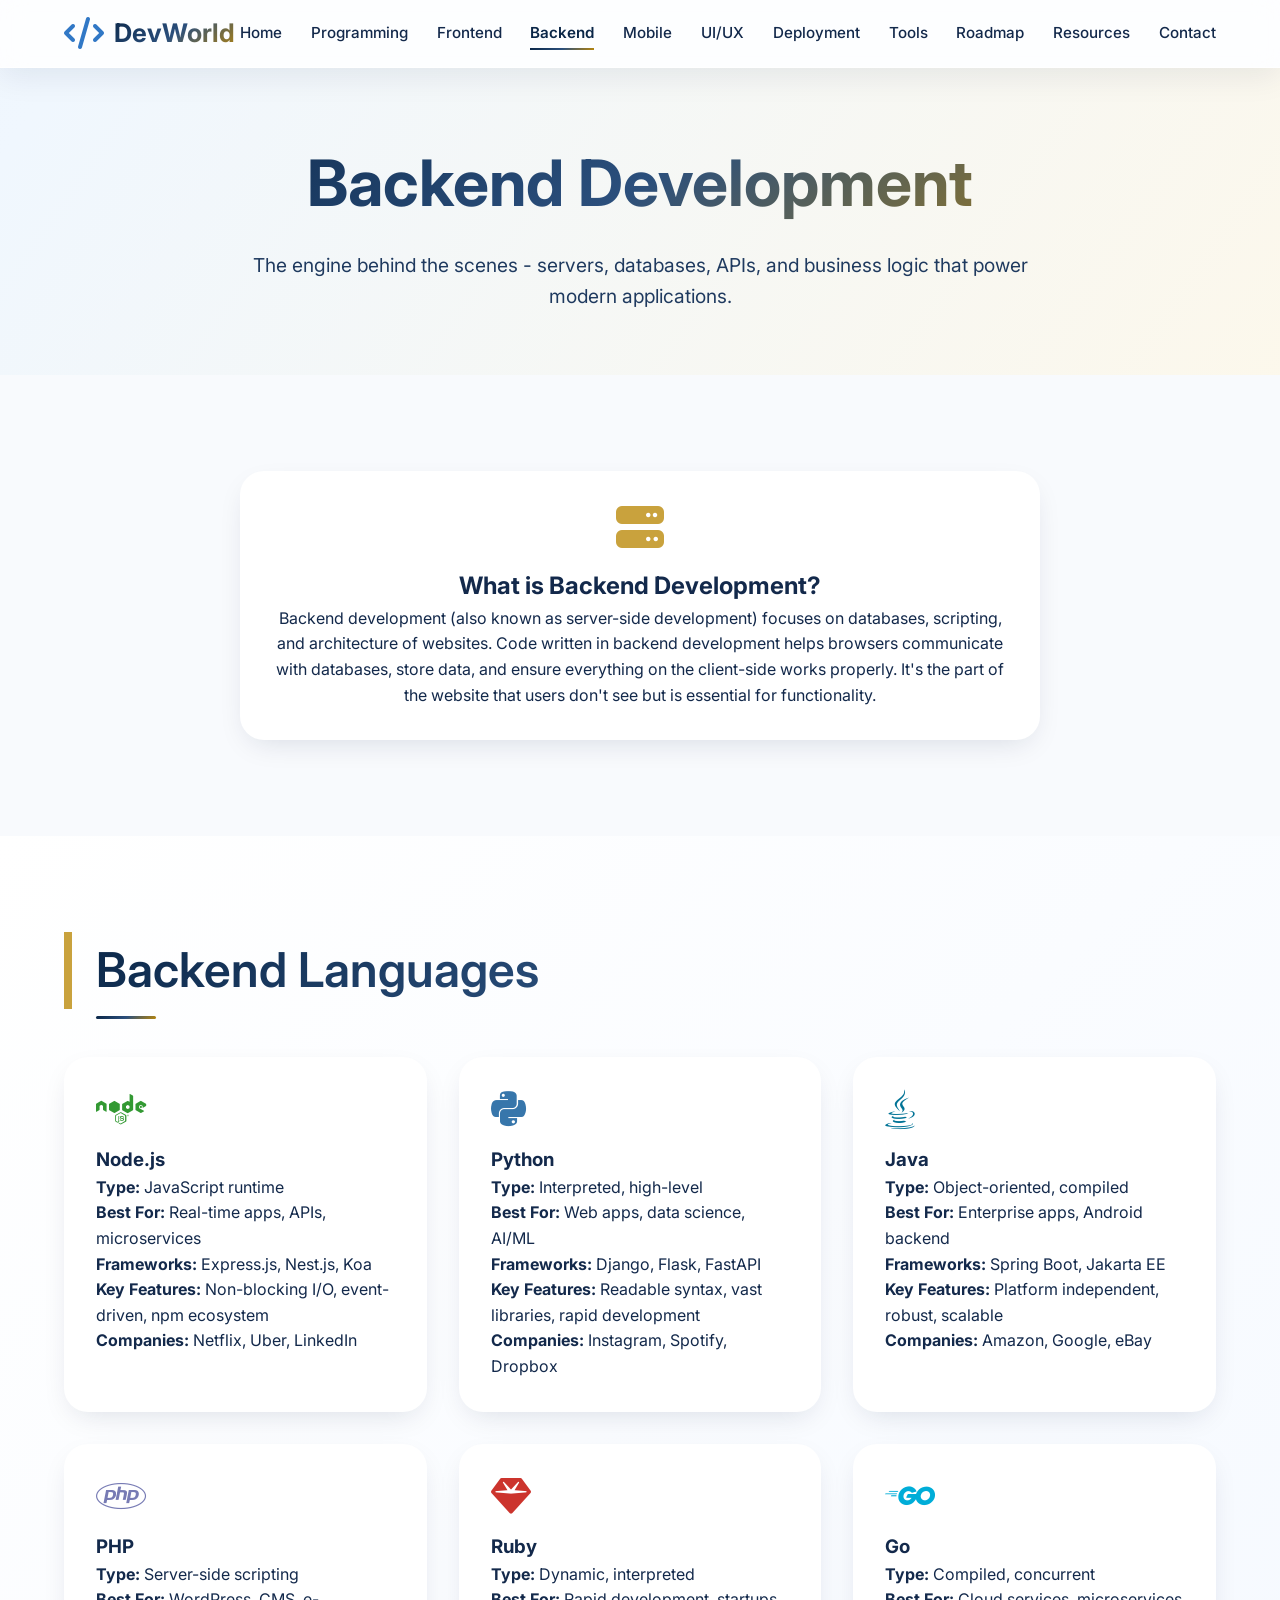
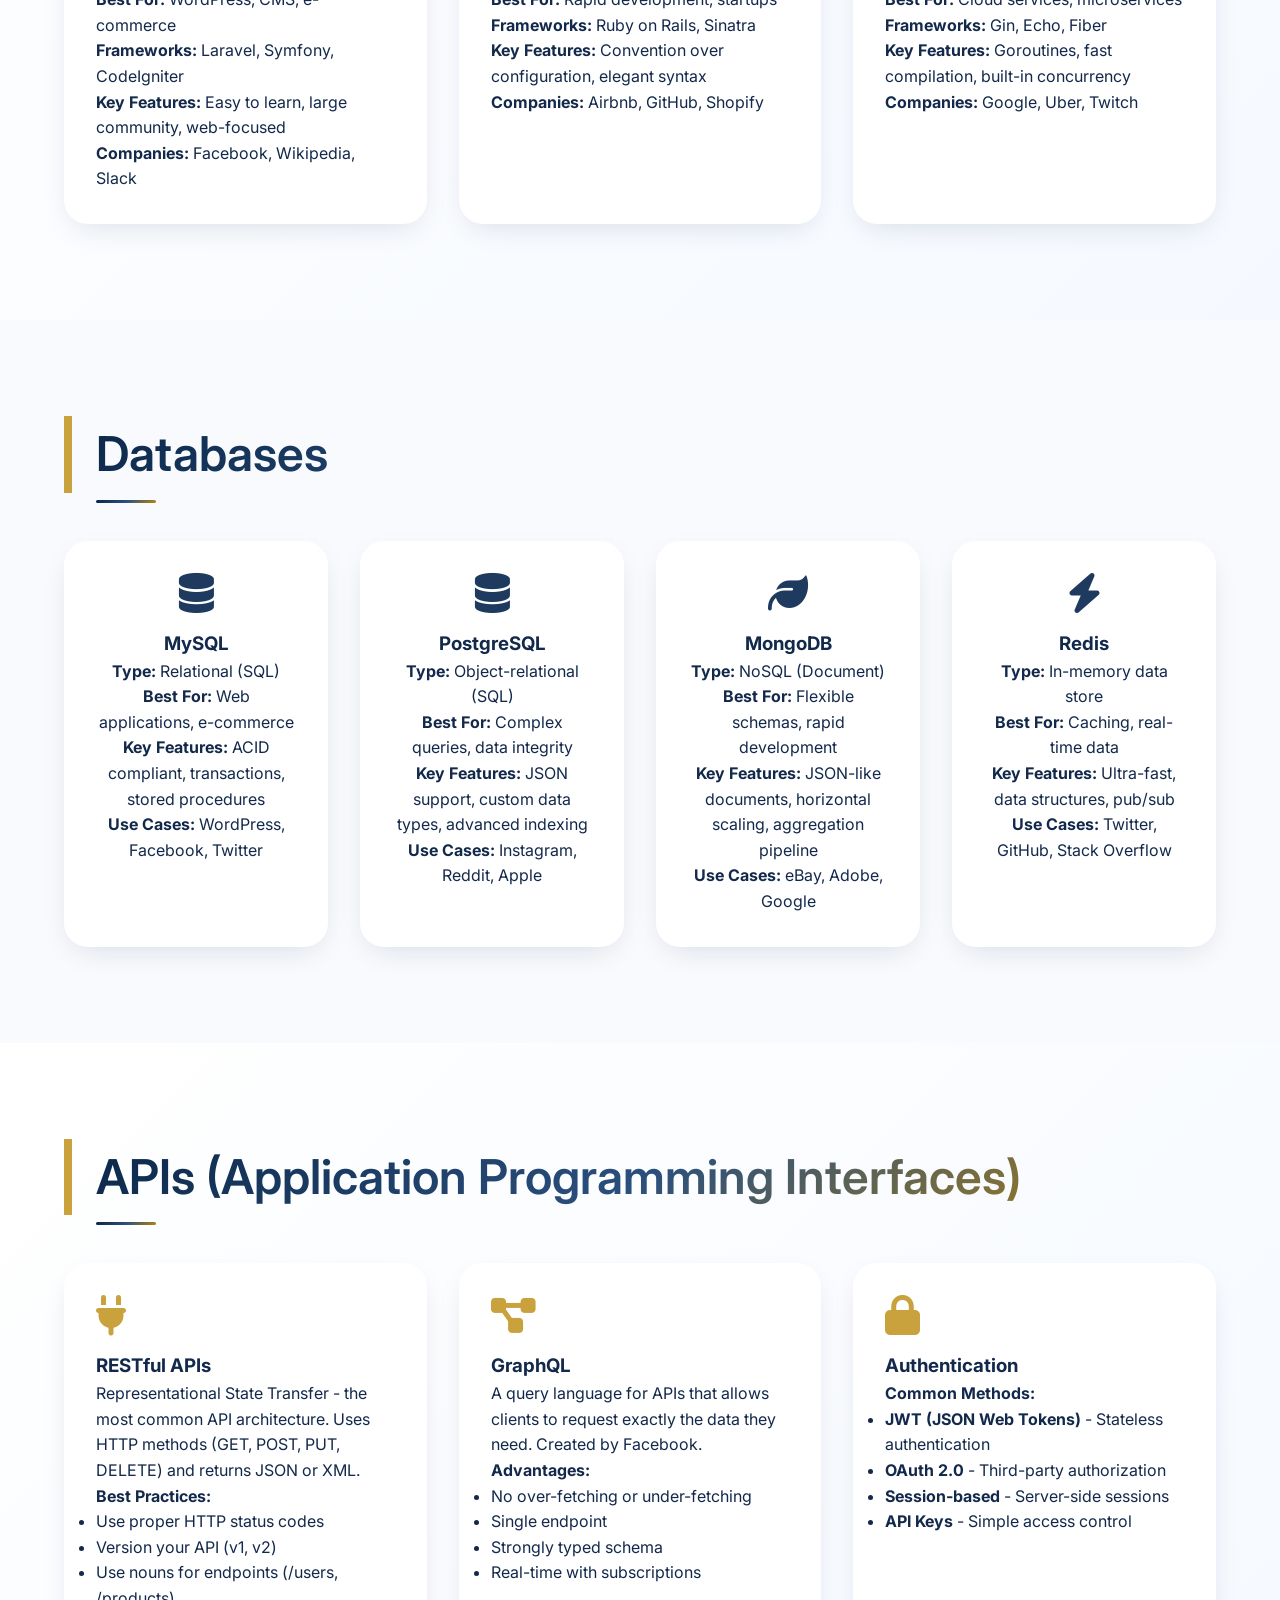
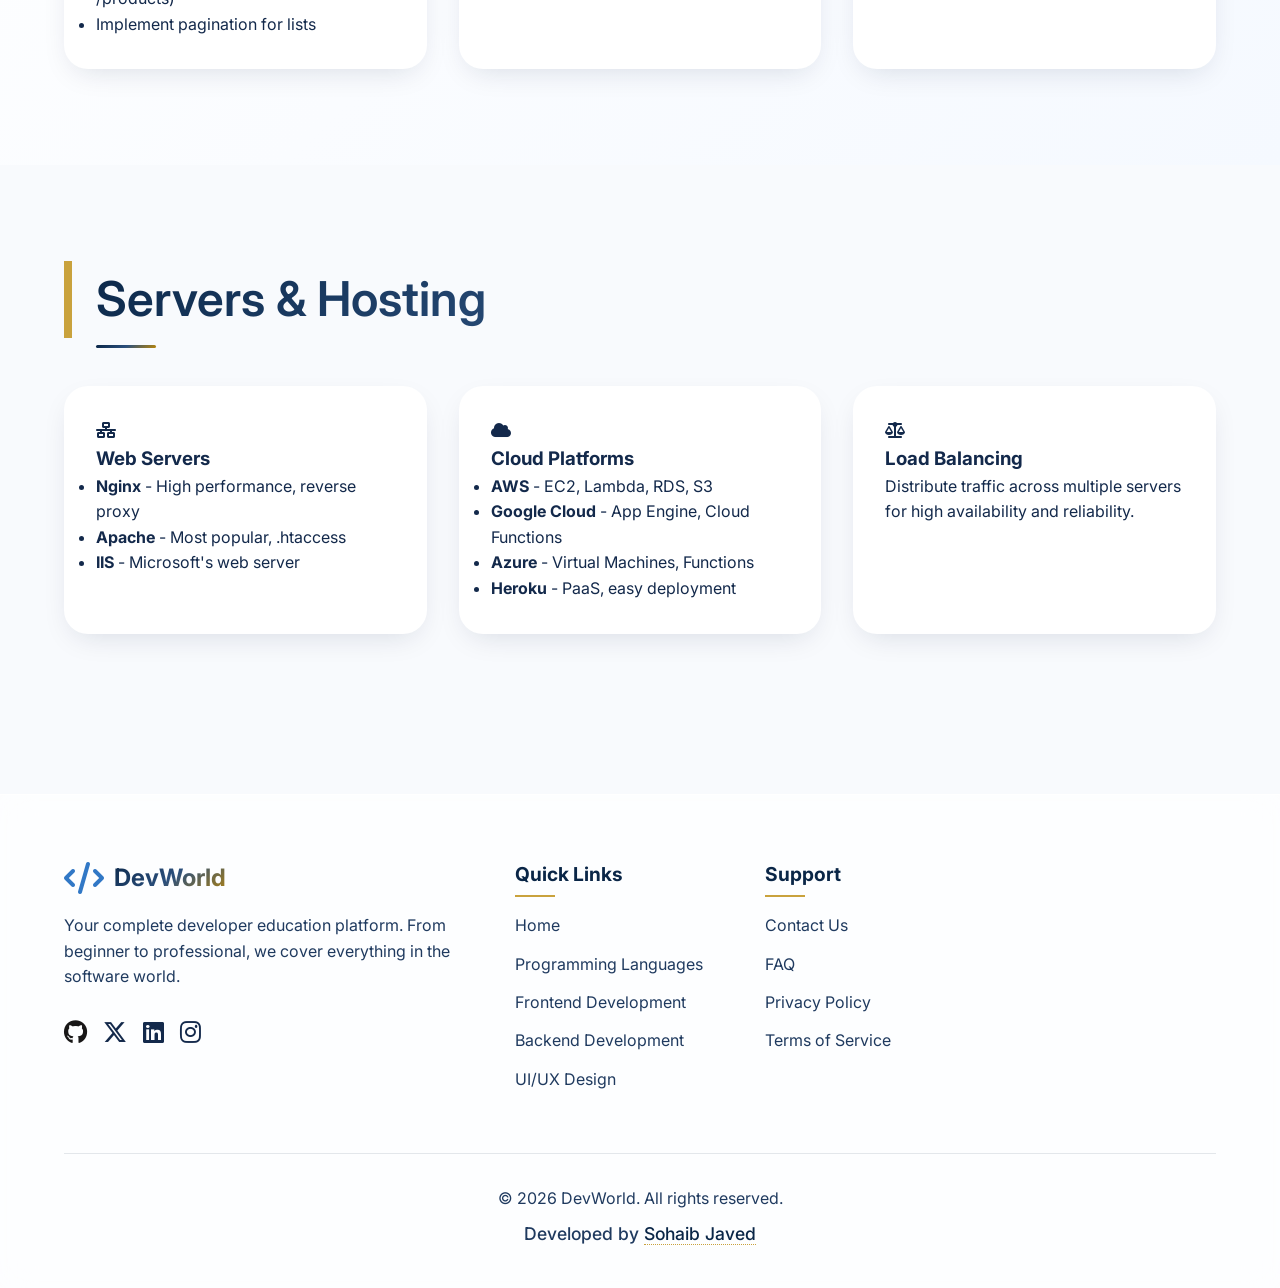
<file: pages/backend.html>
<!DOCTYPE html>
<html lang="en">
<head>
    <meta charset="UTF-8">
    <meta name="viewport" content="width=device-width, initial-scale=1.0">
    <title>Backend Development - DevWorld</title>
    
    <!-- Fonts -->
    <link rel="preconnect" href="https://fonts.googleapis.com">
    <link rel="preconnect" href="https://fonts.gstatic.com" crossorigin>
    <link href="https://fonts.googleapis.com/css2?family=Inter:wght@300;400;500;600;700&family=Poppins:wght@300;400;500;600;700&display=swap" rel="stylesheet">
    <link rel="shortcut icon" href="../favicon.ico" type="image/x-icon">
    <!-- Font Awesome -->
    <link rel="stylesheet" href="https://cdnjs.cloudflare.com/ajax/libs/font-awesome/6.5.1/css/all.min.css">
    
    <!-- Custom CSS -->
    <link rel="stylesheet" href="../css/style.css">
</head>
<body>
    <!-- NAVBAR -->
    <nav class="navbar">
        <div class="nav-container">
            <div class="logo">
                <i class="fas fa-code"></i>
                <span>DevWorld</span>
            </div>
            
            <div class="hamburger">
                <i class="fas fa-bars"></i>
            </div>
            
            <ul class="nav-menu">
                <li><a href="../index.html">Home</a></li>
                <li><a href="programming.html">Programming</a></li>
                <li><a href="frontend.html">Frontend</a></li>
                <li><a href="backend.html" class="active">Backend</a></li>
                <li><a href="mobile.html">Mobile</a></li>
                <li><a href="uiux.html">UI/UX</a></li>
                <li><a href="deployment.html">Deployment</a></li>
                <li><a href="tools.html">Tools</a></li>
                <li><a href="roadmap.html">Roadmap</a></li>
                <li><a href="../index.html#resources">Resources</a></li>
                <li><a href="#contact">Contact</a></li>
            </ul>
        </div>
    </nav>

    <!-- PAGE HEADER -->
    <section class="page-header animated-bg">
        <div class="container">
            <h1 class="page-title">Backend Development</h1>
            <p class="page-description">The engine behind the scenes - servers, databases, APIs, and business logic that power modern applications.</p>
        </div>
    </section>

    <!-- INTRODUCTION -->
    <section class="section">
        <div class="container">
            <div class="intro-card">
                <i class="fas fa-server"></i>
                <h2>What is Backend Development?</h2>
                <p>Backend development (also known as server-side development) focuses on databases, scripting, and architecture of websites. Code written in backend development helps browsers communicate with databases, store data, and ensure everything on the client-side works properly. It's the part of the website that users don't see but is essential for functionality.</p>
            </div>
        </div>
    </section>

    <!-- BACKEND LANGUAGES -->
    <section class="section bg-light">
        <div class="container">
            <h2 class="section-title">Backend Languages</h2>
            
            <div class="languages-grid">
                <!-- Node.js -->
                <div class="language-card">
                    <i class="fab fa-node"></i>
                    <h3>Node.js</h3>
                    <p><strong>Type:</strong> JavaScript runtime</p>
                    <p><strong>Best For:</strong> Real-time apps, APIs, microservices</p>
                    <p><strong>Frameworks:</strong> Express.js, Nest.js, Koa</p>
                    <p><strong>Key Features:</strong> Non-blocking I/O, event-driven, npm ecosystem</p>
                    <p><strong>Companies:</strong> Netflix, Uber, LinkedIn</p>
                </div>
                
                <!-- Python -->
                <div class="language-card">
                    <i class="fab fa-python"></i>
                    <h3>Python</h3>
                    <p><strong>Type:</strong> Interpreted, high-level</p>
                    <p><strong>Best For:</strong> Web apps, data science, AI/ML</p>
                    <p><strong>Frameworks:</strong> Django, Flask, FastAPI</p>
                    <p><strong>Key Features:</strong> Readable syntax, vast libraries, rapid development</p>
                    <p><strong>Companies:</strong> Instagram, Spotify, Dropbox</p>
                </div>
                
                <!-- Java -->
                <div class="language-card">
                    <i class="fab fa-java"></i>
                    <h3>Java</h3>
                    <p><strong>Type:</strong> Object-oriented, compiled</p>
                    <p><strong>Best For:</strong> Enterprise apps, Android backend</p>
                    <p><strong>Frameworks:</strong> Spring Boot, Jakarta EE</p>
                    <p><strong>Key Features:</strong> Platform independent, robust, scalable</p>
                    <p><strong>Companies:</strong> Amazon, Google, eBay</p>
                </div>
                
                <!-- PHP -->
                <div class="language-card">
                    <i class="fab fa-php"></i>
                    <h3>PHP</h3>
                    <p><strong>Type:</strong> Server-side scripting</p>
                    <p><strong>Best For:</strong> WordPress, CMS, e-commerce</p>
                    <p><strong>Frameworks:</strong> Laravel, Symfony, CodeIgniter</p>
                    <p><strong>Key Features:</strong> Easy to learn, large community, web-focused</p>
                    <p><strong>Companies:</strong> Facebook, Wikipedia, Slack</p>
                </div>
                
                <!-- Ruby -->
                <div class="language-card">
                    <i class="fas fa-gem"></i>
                    <h3>Ruby</h3>
                    <p><strong>Type:</strong> Dynamic, interpreted</p>
                    <p><strong>Best For:</strong> Rapid development, startups</p>
                    <p><strong>Frameworks:</strong> Ruby on Rails, Sinatra</p>
                    <p><strong>Key Features:</strong> Convention over configuration, elegant syntax</p>
                    <p><strong>Companies:</strong> Airbnb, GitHub, Shopify</p>
                </div>
                
                <!-- Go -->
                <div class="language-card">
                    <i class="fab fa-golang"></i>
                    <h3>Go</h3>
                    <p><strong>Type:</strong> Compiled, concurrent</p>
                    <p><strong>Best For:</strong> Cloud services, microservices</p>
                    <p><strong>Frameworks:</strong> Gin, Echo, Fiber</p>
                    <p><strong>Key Features:</strong> Goroutines, fast compilation, built-in concurrency</p>
                    <p><strong>Companies:</strong> Google, Uber, Twitch</p>
                </div>
            </div>
        </div>
    </section>

    <!-- DATABASES -->
    <section class="section">
        <div class="container">
            <h2 class="section-title">Databases</h2>
            
            <div class="database-grid">
                <!-- MySQL -->
                <div class="database-card">
                    <i class="fas fa-database"></i>
                    <h3>MySQL</h3>
                    <p><strong>Type:</strong> Relational (SQL)</p>
                    <p><strong>Best For:</strong> Web applications, e-commerce</p>
                    <p><strong>Key Features:</strong> ACID compliant, transactions, stored procedures</p>
                    <p><strong>Use Cases:</strong> WordPress, Facebook, Twitter</p>
                </div>
                
                <!-- PostgreSQL -->
                <div class="database-card">
                    <i class="fas fa-database"></i>
                    <h3>PostgreSQL</h3>
                    <p><strong>Type:</strong> Object-relational (SQL)</p>
                    <p><strong>Best For:</strong> Complex queries, data integrity</p>
                    <p><strong>Key Features:</strong> JSON support, custom data types, advanced indexing</p>
                    <p><strong>Use Cases:</strong> Instagram, Reddit, Apple</p>
                </div>
                
                <!-- MongoDB -->
                <div class="database-card">
                    <i class="fas fa-leaf"></i>
                    <h3>MongoDB</h3>
                    <p><strong>Type:</strong> NoSQL (Document)</p>
                    <p><strong>Best For:</strong> Flexible schemas, rapid development</p>
                    <p><strong>Key Features:</strong> JSON-like documents, horizontal scaling, aggregation pipeline</p>
                    <p><strong>Use Cases:</strong> eBay, Adobe, Google</p>
                </div>
                
                <!-- Redis -->
                <div class="database-card">
                    <i class="fas fa-bolt"></i>
                    <h3>Redis</h3>
                    <p><strong>Type:</strong> In-memory data store</p>
                    <p><strong>Best For:</strong> Caching, real-time data</p>
                    <p><strong>Key Features:</strong> Ultra-fast, data structures, pub/sub</p>
                    <p><strong>Use Cases:</strong> Twitter, GitHub, Stack Overflow</p>
                </div>
            </div>
        </div>
    </section>

    <!-- APIs SECTION -->
    <section class="section bg-light">
        <div class="container">
            <h2 class="section-title">APIs (Application Programming Interfaces)</h2>
            
            <div class="api-grid">
                <div class="api-card">
                    <i class="fas fa-plug"></i>
                    <h3>RESTful APIs</h3>
                    <p>Representational State Transfer - the most common API architecture. Uses HTTP methods (GET, POST, PUT, DELETE) and returns JSON or XML.</p>
                    <h4>Best Practices:</h4>
                    <ul>
                        <li>Use proper HTTP status codes</li>
                        <li>Version your API (v1, v2)</li>
                        <li>Use nouns for endpoints (/users, /products)</li>
                        <li>Implement pagination for lists</li>
                    </ul>
                </div>
                
                <div class="api-card">
                    <i class="fas fa-project-diagram"></i>
                    <h3>GraphQL</h3>
                    <p>A query language for APIs that allows clients to request exactly the data they need. Created by Facebook.</p>
                    <h4>Advantages:</h4>
                    <ul>
                        <li>No over-fetching or under-fetching</li>
                        <li>Single endpoint</li>
                        <li>Strongly typed schema</li>
                        <li>Real-time with subscriptions</li>
                    </ul>
                </div>
                
                <div class="api-card">
                    <i class="fas fa-lock"></i>
                    <h3>Authentication</h3>
                    <h4>Common Methods:</h4>
                    <ul>
                        <li><strong>JWT (JSON Web Tokens)</strong> - Stateless authentication</li>
                        <li><strong>OAuth 2.0</strong> - Third-party authorization</li>
                        <li><strong>Session-based</strong> - Server-side sessions</li>
                        <li><strong>API Keys</strong> - Simple access control</li>
                    </ul>
                </div>
            </div>
        </div>
    </section>

    <!-- SERVERS & HOSTING -->
    <section class="section">
        <div class="container">
            <h2 class="section-title">Servers & Hosting</h2>
            
            <div class="server-grid">
                <div class="server-card">
                    <i class="fas fa-network-wired"></i>
                    <h3>Web Servers</h3>
                    <ul>
                        <li><strong>Nginx</strong> - High performance, reverse proxy</li>
                        <li><strong>Apache</strong> - Most popular, .htaccess</li>
                        <li><strong>IIS</strong> - Microsoft's web server</li>
                    </ul>
                </div>
                
                <div class="server-card">
                    <i class="fas fa-cloud"></i>
                    <h3>Cloud Platforms</h3>
                    <ul>
                        <li><strong>AWS</strong> - EC2, Lambda, RDS, S3</li>
                        <li><strong>Google Cloud</strong> - App Engine, Cloud Functions</li>
                        <li><strong>Azure</strong> - Virtual Machines, Functions</li>
                        <li><strong>Heroku</strong> - PaaS, easy deployment</li>
                    </ul>
                </div>
                
                <div class="server-card">
                    <i class="fas fa-balance-scale"></i>
                    <h3>Load Balancing</h3>
                    <p>Distribute traffic across multiple servers for high availability and reliability.</p>
                </div>
            </div>
        </div>
    </section>

   <!-- FOOTER -->
    <footer id="contact">
        <div class="container">
            <div class="footer-content">
                <div class="footer-section">
                    <div class="logo">
                        <i class="fas fa-code"></i>
                      <span>DevWorld</span>
                    </div>
                    <p>Your complete developer education platform. From beginner to professional, we cover everything in the software world.</p>
                      <div class="social-links">
              <a href="https://github.com/sohaib-javed12" target="_blank"
                ><i class="fab fa-github"></i
              ></a>
              <a href="https://x.com/Sohaib__Qayoumi" target="_blank">
                <i class="fa-brands fa-x-twitter"></i>
              </a>
              <a href="https://www.linkedin.com/in/sohaib-javed-7027313b0/"
                ><i class="fab fa-linkedin"></i
              ></a>
              <a href="https://www.instagram.com/mr_jalazai45"
                ><i class="fab fa-instagram"></i
              ></a>
            </div>
          </div>

                
                <div class="footer-section">
                    <h4>Quick Links</h4>
                    <ul>
                        <li><a href="../index.html">Home</a></li>
                        <li><a href="programming.html">Programming Languages</a></li>
                        <li><a href="frontend.html">Frontend Development</a></li>
                        <li><a href="backend.html">Backend Development</a></li>
                        <li><a href="uiux.html">UI/UX Design</a></li>
                    </ul>
                </div>
                
                <div class="footer-section">
                    <h4>Support</h4>
                    <ul>
                        <li><a href="#">Contact Us</a></li>
                        <li><a href="#">FAQ</a></li>
                        <li><a href="#">Privacy Policy</a></li>
                        <li><a href="#">Terms of Service</a></li>
                    </ul>
                </div>
            </div>
            
            <div class="footer-bottom">
                <p>&copy; 2026 DevWorld. All rights reserved.</p>
                <p class="developer-credit">
                    Developed by <a href="https://sohaibjaved.vercel.app/" target="_blank">Sohaib Javed</a>
                </p>
            </div>
        </div>
    </footer>

    <script src="../js/script.js"></script>
</body>
</html>
</file>
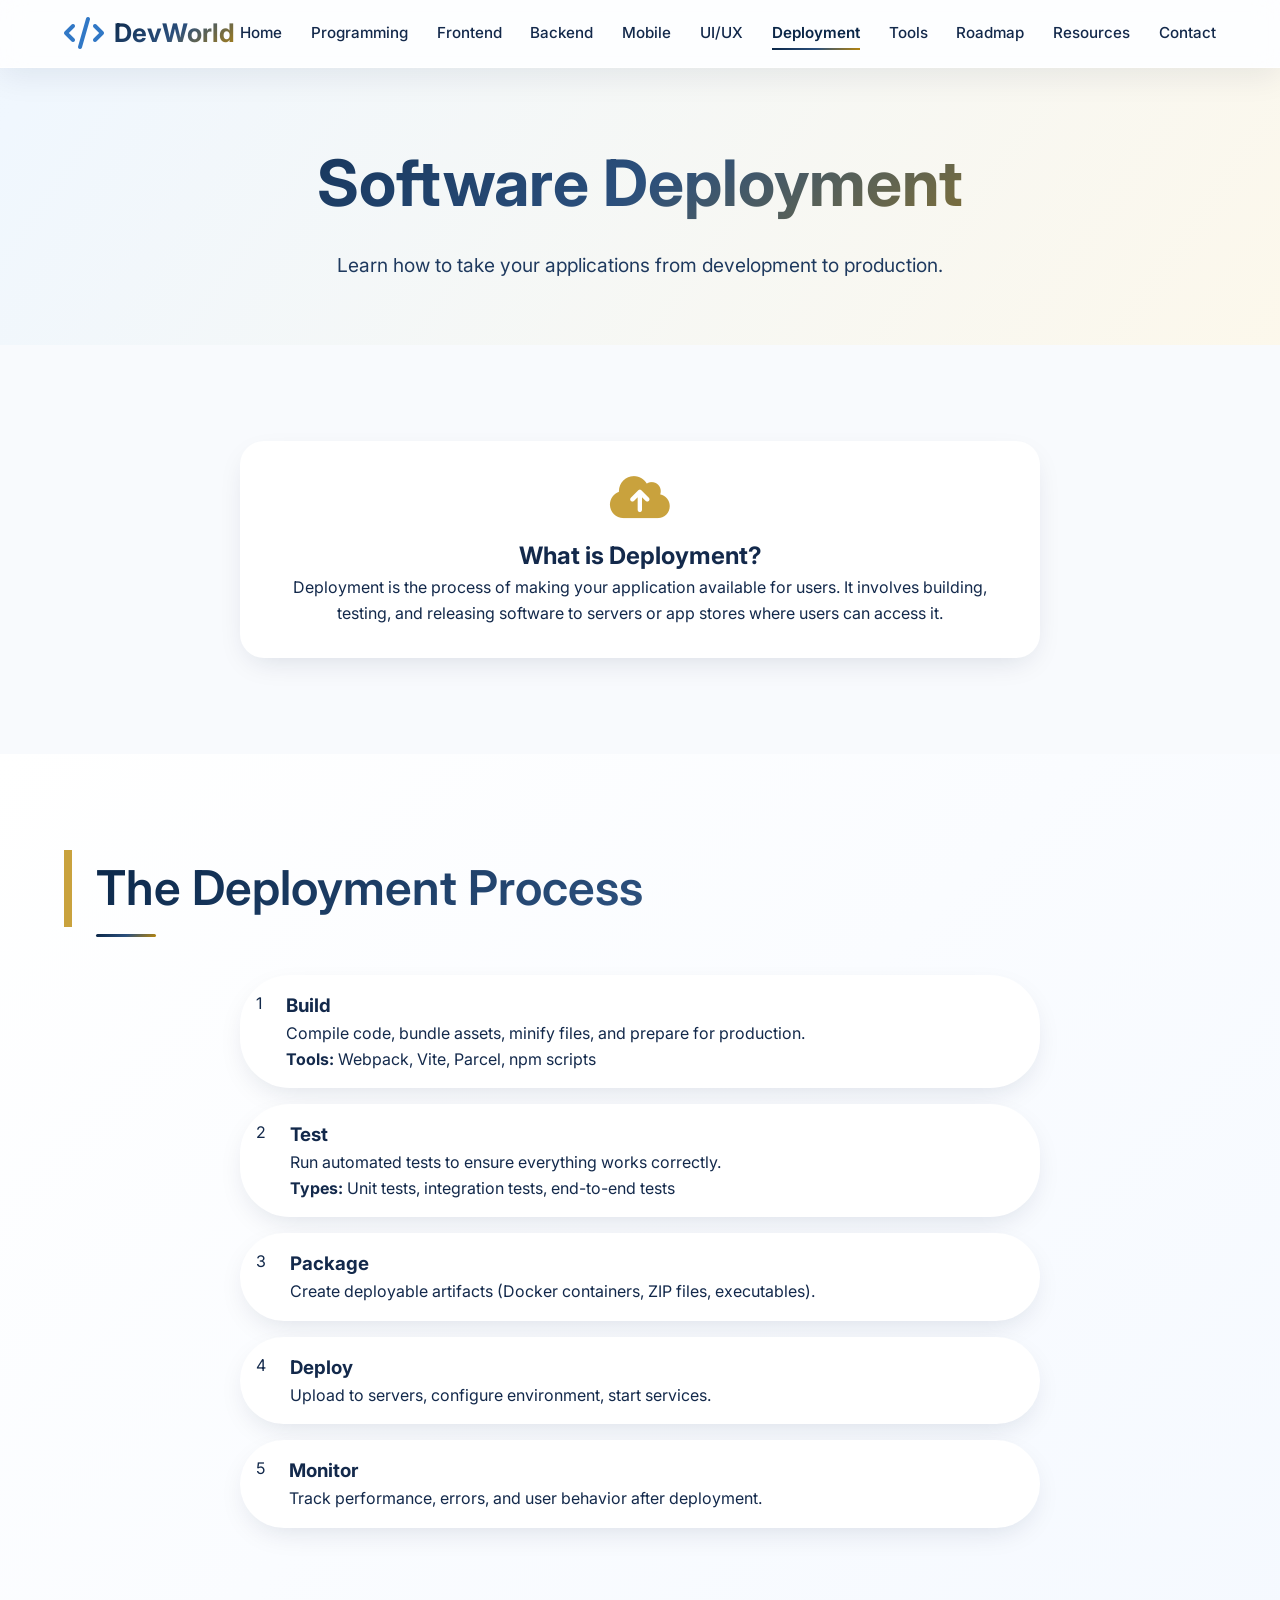
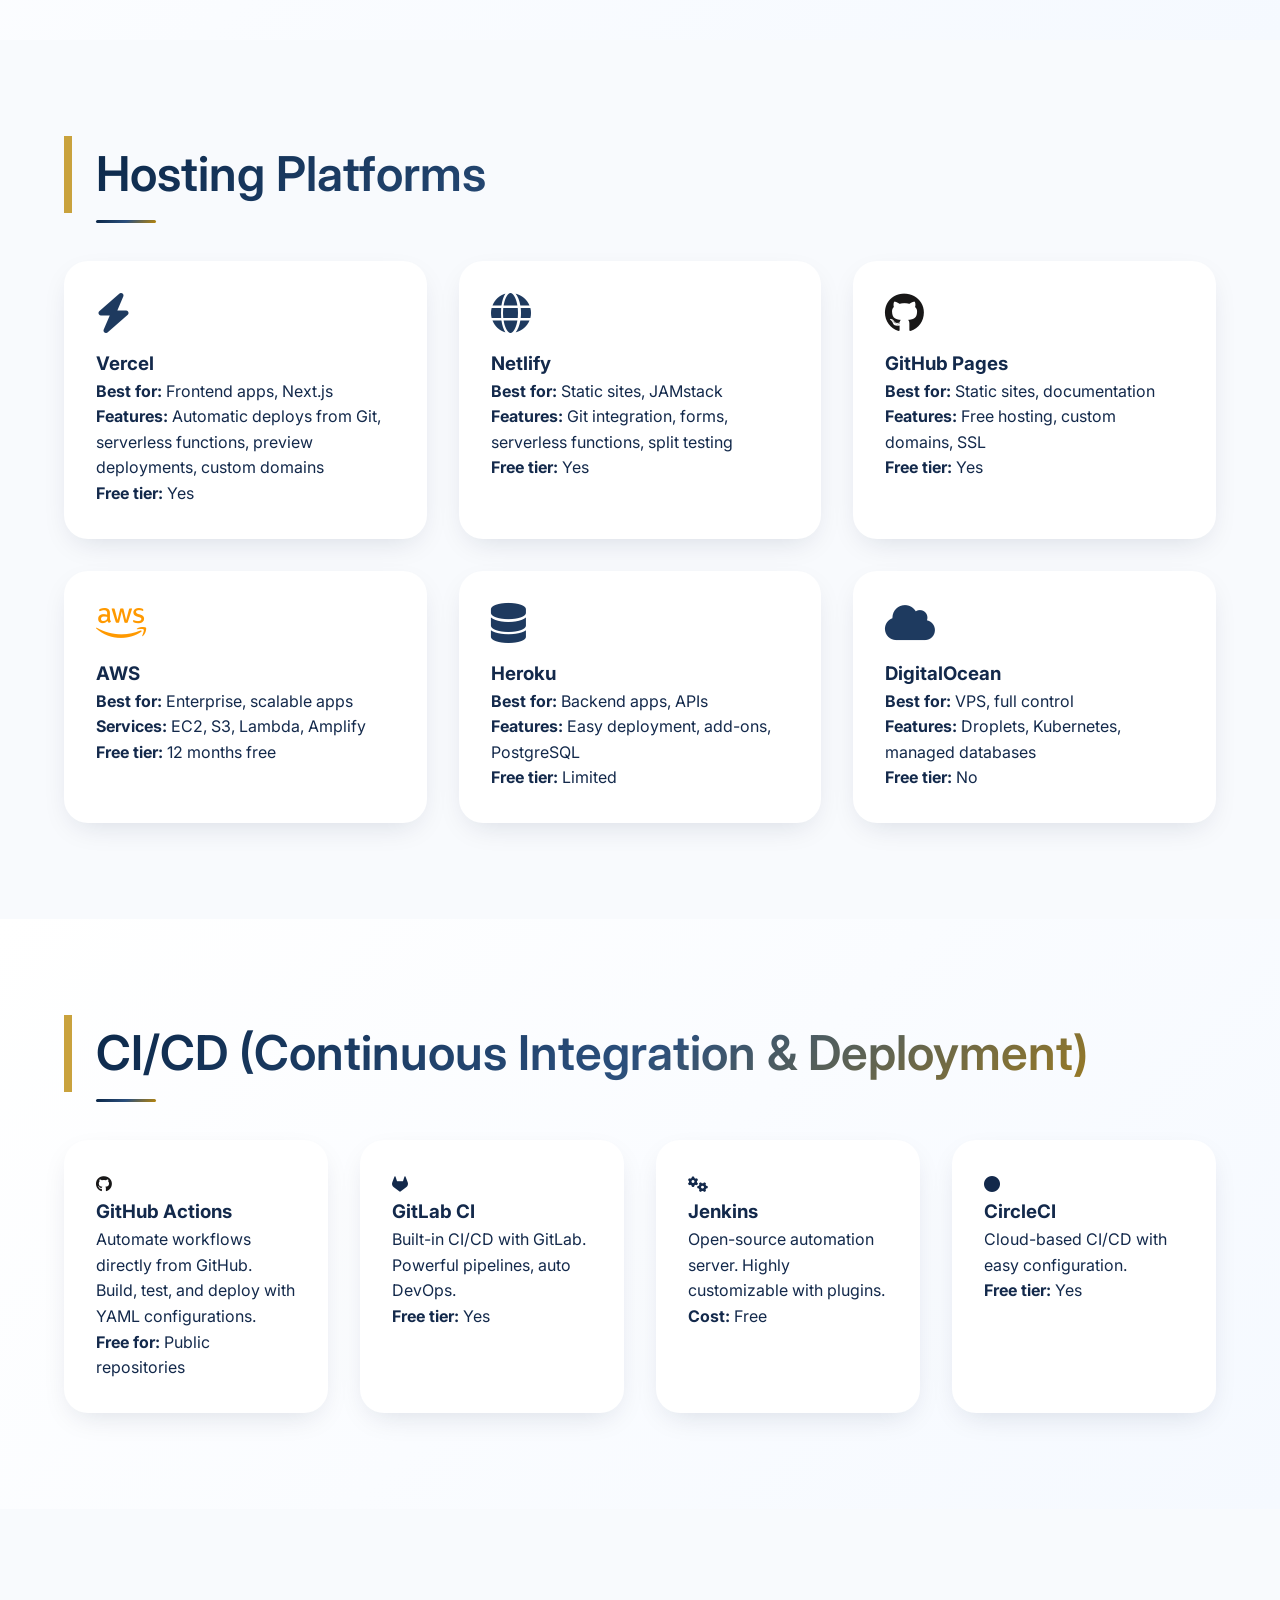
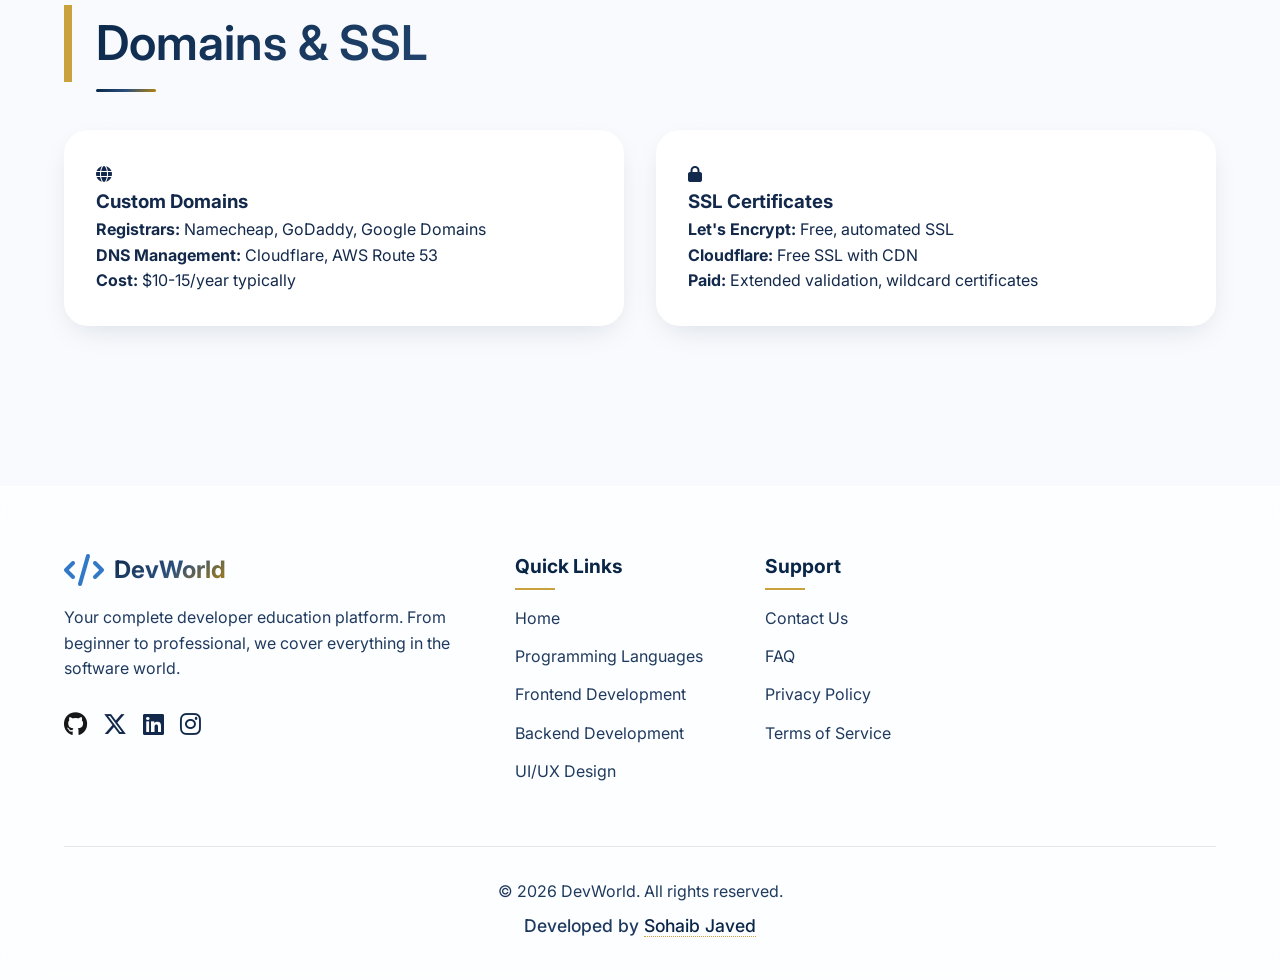
<file: pages/deployment.html>
<!DOCTYPE html>
<html lang="en">
<head>
    <meta charset="UTF-8">
    <meta name="viewport" content="width=device-width, initial-scale=1.0">
    <title>Software Deployment - DevWorld</title>
    
    <!-- Fonts -->
    <link rel="preconnect" href="https://fonts.googleapis.com">
    <link rel="preconnect" href="https://fonts.gstatic.com" crossorigin>
    <link href="https://fonts.googleapis.com/css2?family=Inter:wght@300;400;500;600;700&family=Poppins:wght@300;400;500;600;700&display=swap" rel="stylesheet">
    <link rel="shortcut icon" href="../favicon.ico" type="image/x-icon">
    <!-- Font Awesome -->
    <link rel="stylesheet" href="https://cdnjs.cloudflare.com/ajax/libs/font-awesome/6.5.1/css/all.min.css">
    
    <!-- Custom CSS -->
    <link rel="stylesheet" href="../css/style.css">
</head>
<body>
    <!-- NAVBAR -->
    <nav class="navbar">
        <div class="nav-container">
            <div class="logo">
                <i class="fas fa-code"></i>
                <span>DevWorld</span>
            </div>
            
            <div class="hamburger">
                <i class="fas fa-bars"></i>
            </div>
            
            <ul class="nav-menu">
                <li><a href="../index.html">Home</a></li>
                <li><a href="programming.html">Programming</a></li>
                <li><a href="frontend.html">Frontend</a></li>
                <li><a href="backend.html">Backend</a></li>
                <li><a href="mobile.html">Mobile</a></li>
                <li><a href="uiux.html">UI/UX</a></li>
                <li><a href="deployment.html" class="active">Deployment</a></li>
                <li><a href="tools.html">Tools</a></li>
                <li><a href="roadmap.html">Roadmap</a></li>
                <li><a href="../index.html#resources">Resources</a></li>
                <li><a href="#contact">Contact</a></li>
            </ul>
        </div>
    </nav>

    <!-- PAGE HEADER -->
    <section class="page-header animated-bg">
        <div class="container">
            <h1 class="page-title">Software Deployment</h1>
            <p class="page-description">Learn how to take your applications from development to production.</p>
        </div>
    </section>

    <!-- INTRODUCTION -->
    <section class="section">
        <div class="container">
            <div class="intro-card">
                <i class="fas fa-cloud-upload-alt"></i>
                <h2>What is Deployment?</h2>
                <p>Deployment is the process of making your application available for users. It involves building, testing, and releasing software to servers or app stores where users can access it.</p>
            </div>
        </div>
    </section>

    <!-- DEPLOYMENT PROCESS -->
    <section class="section bg-light">
        <div class="container">
            <h2 class="section-title">The Deployment Process</h2>
            
            <div class="process-steps">
                <div class="process-step">
                    <div class="step-number">1</div>
                    <div class="step-content">
                        <h3>Build</h3>
                        <p>Compile code, bundle assets, minify files, and prepare for production.</p>
                        <p><strong>Tools:</strong> Webpack, Vite, Parcel, npm scripts</p>
                    </div>
                </div>
                
                <div class="process-step">
                    <div class="step-number">2</div>
                    <div class="step-content">
                        <h3>Test</h3>
                        <p>Run automated tests to ensure everything works correctly.</p>
                        <p><strong>Types:</strong> Unit tests, integration tests, end-to-end tests</p>
                    </div>
                </div>
                
                <div class="process-step">
                    <div class="step-number">3</div>
                    <div class="step-content">
                        <h3>Package</h3>
                        <p>Create deployable artifacts (Docker containers, ZIP files, executables).</p>
                    </div>
                </div>
                
                <div class="process-step">
                    <div class="step-number">4</div>
                    <div class="step-content">
                        <h3>Deploy</h3>
                        <p>Upload to servers, configure environment, start services.</p>
                    </div>
                </div>
                
                <div class="process-step">
                    <div class="step-number">5</div>
                    <div class="step-content">
                        <h3>Monitor</h3>
                        <p>Track performance, errors, and user behavior after deployment.</p>
                    </div>
                </div>
            </div>
        </div>
    </section>

    <!-- HOSTING PLATFORMS -->
    <section class="section">
        <div class="container">
            <h2 class="section-title">Hosting Platforms</h2>
            
            <div class="hosting-grid">
                <div class="hosting-card">
                    <i class="fas fa-bolt"></i>
                    <h3>Vercel</h3>
                    <p><strong>Best for:</strong> Frontend apps, Next.js</p>
                    <p><strong>Features:</strong> Automatic deploys from Git, serverless functions, preview deployments, custom domains</p>
                    <p><strong>Free tier:</strong> Yes</p>
                </div>
                
                <div class="hosting-card">
                    <i class="fas fa-globe"></i>
                    <h3>Netlify</h3>
                    <p><strong>Best for:</strong> Static sites, JAMstack</p>
                    <p><strong>Features:</strong> Git integration, forms, serverless functions, split testing</p>
                    <p><strong>Free tier:</strong> Yes</p>
                </div>
                
                <div class="hosting-card">
                    <i class="fab fa-github"></i>
                    <h3>GitHub Pages</h3>
                    <p><strong>Best for:</strong> Static sites, documentation</p>
                    <p><strong>Features:</strong> Free hosting, custom domains, SSL</p>
                    <p><strong>Free tier:</strong> Yes</p>
                </div>
                
                <div class="hosting-card">
                    <i class="fab fa-aws"></i>
                    <h3>AWS</h3>
                    <p><strong>Best for:</strong> Enterprise, scalable apps</p>
                    <p><strong>Services:</strong> EC2, S3, Lambda, Amplify</p>
                    <p><strong>Free tier:</strong> 12 months free</p>
                </div>
                
                <div class="hosting-card">
                    <i class="fas fa-database"></i>
                    <h3>Heroku</h3>
                    <p><strong>Best for:</strong> Backend apps, APIs</p>
                    <p><strong>Features:</strong> Easy deployment, add-ons, PostgreSQL</p>
                    <p><strong>Free tier:</strong> Limited</p>
                </div>
                
                <div class="hosting-card">
                    <i class="fas fa-cloud"></i>
                    <h3>DigitalOcean</h3>
                    <p><strong>Best for:</strong> VPS, full control</p>
                    <p><strong>Features:</strong> Droplets, Kubernetes, managed databases</p>
                    <p><strong>Free tier:</strong> No</p>
                </div>
            </div>
        </div>
    </section>

    <!-- CI/CD SECTION -->
    <section class="section bg-light">
        <div class="container">
            <h2 class="section-title">CI/CD (Continuous Integration & Deployment)</h2>
            
            <div class="cicd-grid">
                <div class="cicd-card">
                    <i class="fab fa-github"></i>
                    <h3>GitHub Actions</h3>
                    <p>Automate workflows directly from GitHub. Build, test, and deploy with YAML configurations.</p>
                    <p><strong>Free for:</strong> Public repositories</p>
                </div>
                
                <div class="cicd-card">
                    <i class="fab fa-gitlab"></i>
                    <h3>GitLab CI</h3>
                    <p>Built-in CI/CD with GitLab. Powerful pipelines, auto DevOps.</p>
                    <p><strong>Free tier:</strong> Yes</p>
                </div>
                
                <div class="cicd-card">
                    <i class="fas fa-cogs"></i>
                    <h3>Jenkins</h3>
                    <p>Open-source automation server. Highly customizable with plugins.</p>
                    <p><strong>Cost:</strong> Free</p>
                </div>
                
                <div class="cicd-card">
                    <i class="fas fa-circle"></i>
                    <h3>CircleCI</h3>
                    <p>Cloud-based CI/CD with easy configuration.</p>
                    <p><strong>Free tier:</strong> Yes</p>
                </div>
            </div>
        </div>
    </section>

    <!-- DOMAINS & SSL -->
    <section class="section">
        <div class="container">
            <h2 class="section-title">Domains & SSL</h2>
            
            <div class="domain-grid">
                <div class="domain-card">
                    <i class="fas fa-globe"></i>
                    <h3>Custom Domains</h3>
                    <p><strong>Registrars:</strong> Namecheap, GoDaddy, Google Domains</p>
                    <p><strong>DNS Management:</strong> Cloudflare, AWS Route 53</p>
                    <p><strong>Cost:</strong> $10-15/year typically</p>
                </div>
                
                <div class="domain-card">
                    <i class="fas fa-lock"></i>
                    <h3>SSL Certificates</h3>
                    <p><strong>Let's Encrypt:</strong> Free, automated SSL</p>
                    <p><strong>Cloudflare:</strong> Free SSL with CDN</p>
                    <p><strong>Paid:</strong> Extended validation, wildcard certificates</p>
                </div>
            </div>
        </div>
    </section>

     <!-- FOOTER -->
    <footer id="contact">
        <div class="container">
            <div class="footer-content">
                <div class="footer-section">
                    <div class="logo">
                        <i class="fas fa-code"></i>
                      <span>DevWorld</span>
                    </div>
                    <p>Your complete developer education platform. From beginner to professional, we cover everything in the software world.</p>
                      <div class="social-links">
              <a href="https://github.com/sohaib-javed12" target="_blank"
                ><i class="fab fa-github"></i
              ></a>
              <a href="https://x.com/Sohaib__Qayoumi" target="_blank">
                <i class="fa-brands fa-x-twitter"></i>
              </a>
              <a href="https://www.linkedin.com/in/sohaib-javed-7027313b0/"
                ><i class="fab fa-linkedin"></i
              ></a>
              <a href="https://www.instagram.com/mr_jalazai45"
                ><i class="fab fa-instagram"></i
              ></a>
            </div>
          </div>

                
                <div class="footer-section">
                    <h4>Quick Links</h4>
                    <ul>
                        <li><a href="../index.html">Home</a></li>
                        <li><a href="programming.html">Programming Languages</a></li>
                        <li><a href="frontend.html">Frontend Development</a></li>
                        <li><a href="backend.html">Backend Development</a></li>
                        <li><a href="uiux.html">UI/UX Design</a></li>
                    </ul>
                </div>
                
                <div class="footer-section">
                    <h4>Support</h4>
                    <ul>
                        <li><a href="#">Contact Us</a></li>
                        <li><a href="#">FAQ</a></li>
                        <li><a href="#">Privacy Policy</a></li>
                        <li><a href="#">Terms of Service</a></li>
                    </ul>
                </div>
            </div>
            
            <div class="footer-bottom">
                <p>&copy; 2026 DevWorld. All rights reserved.</p>
                <p class="developer-credit">
                    Developed by <a href="https://sohaibjaved.vercel.app/" target="_blank">Sohaib Javed</a>
                </p>
            </div>
        </div>
    </footer>

    <script src="../js/script.js"></script>
</body>
</html>
</file>
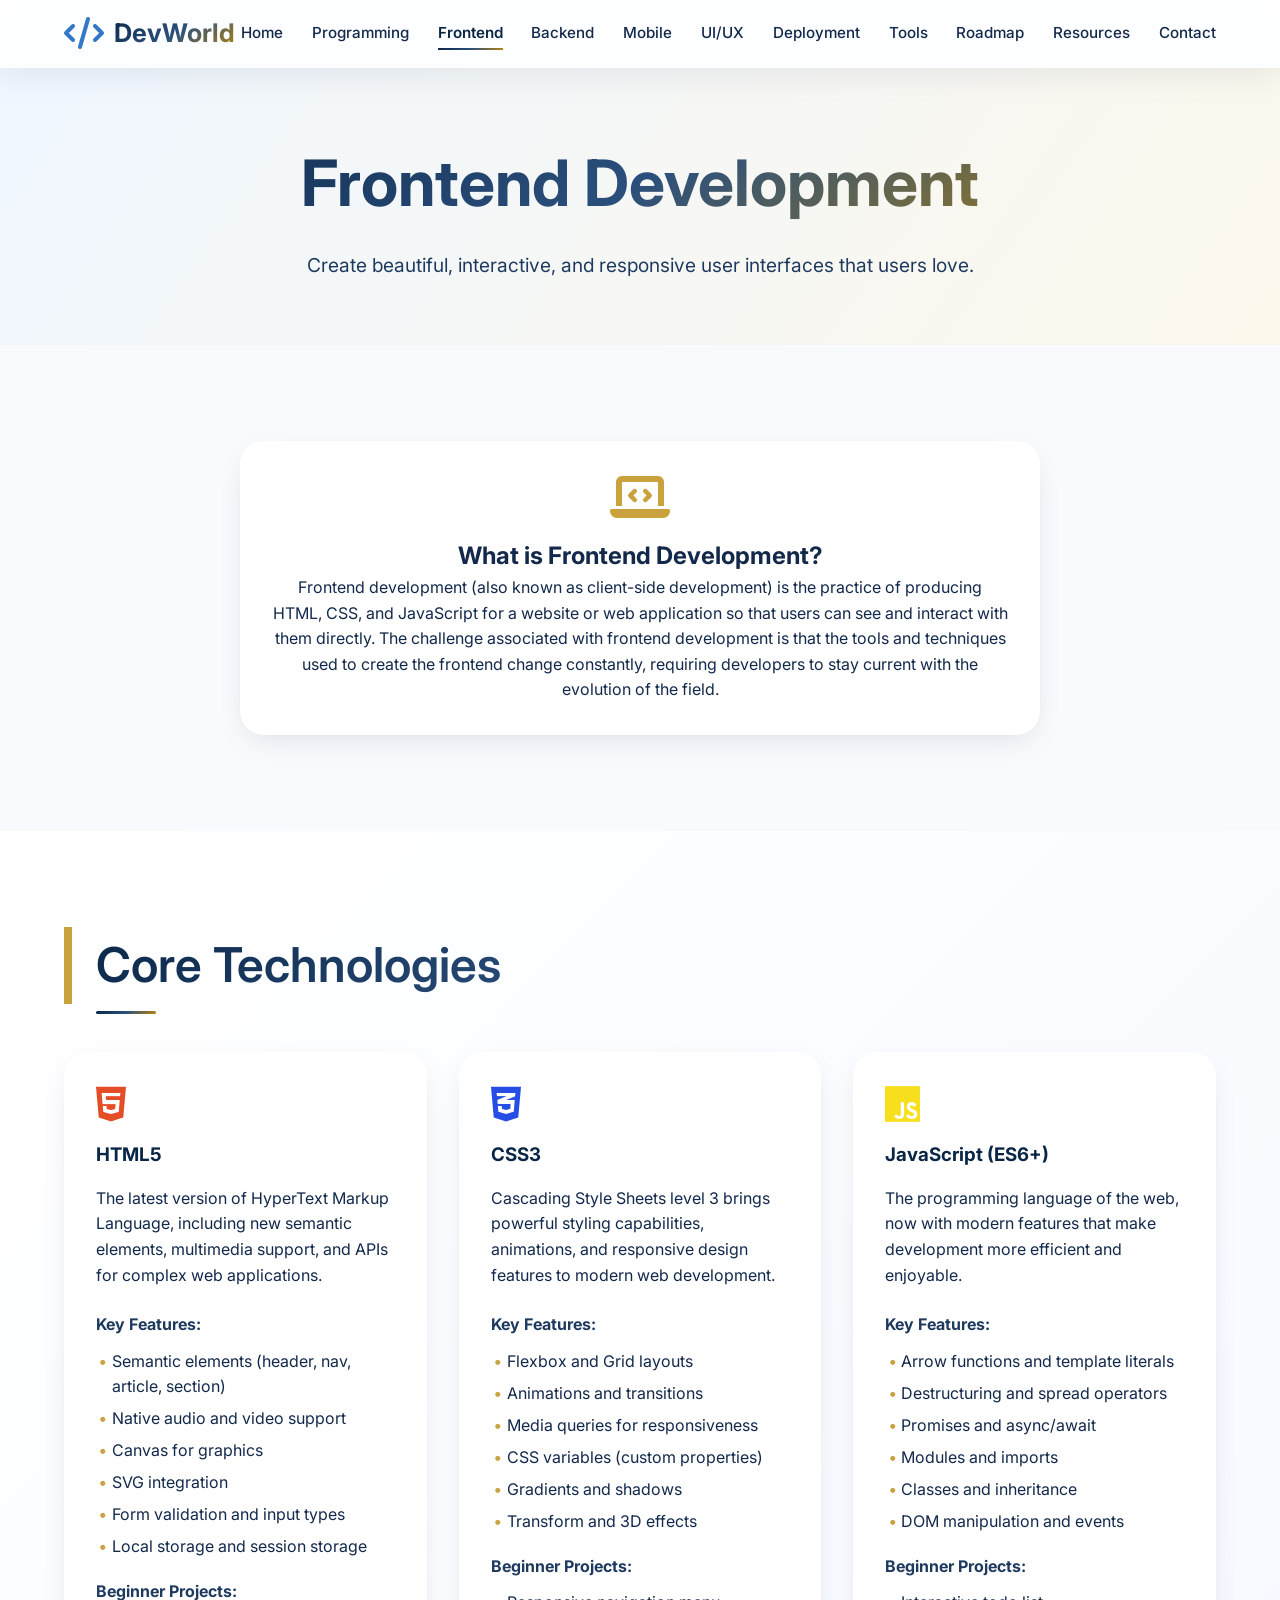
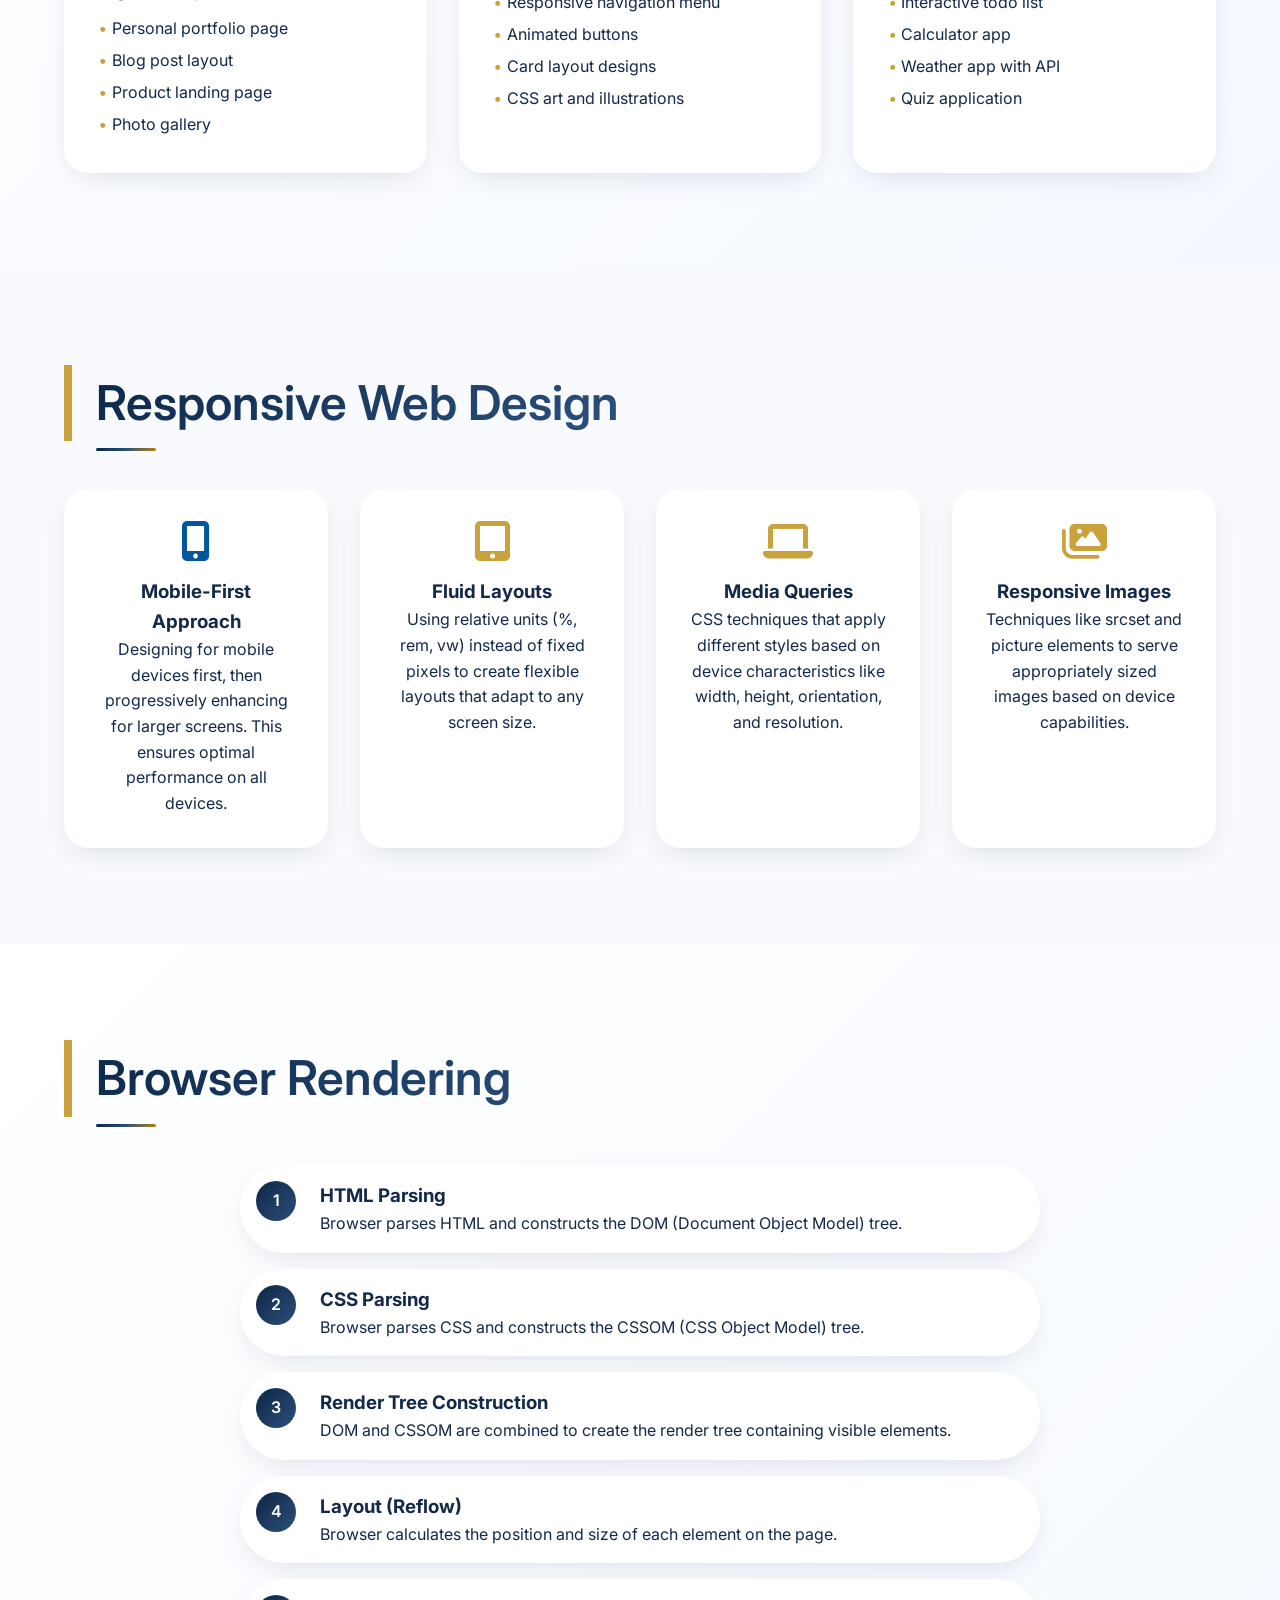
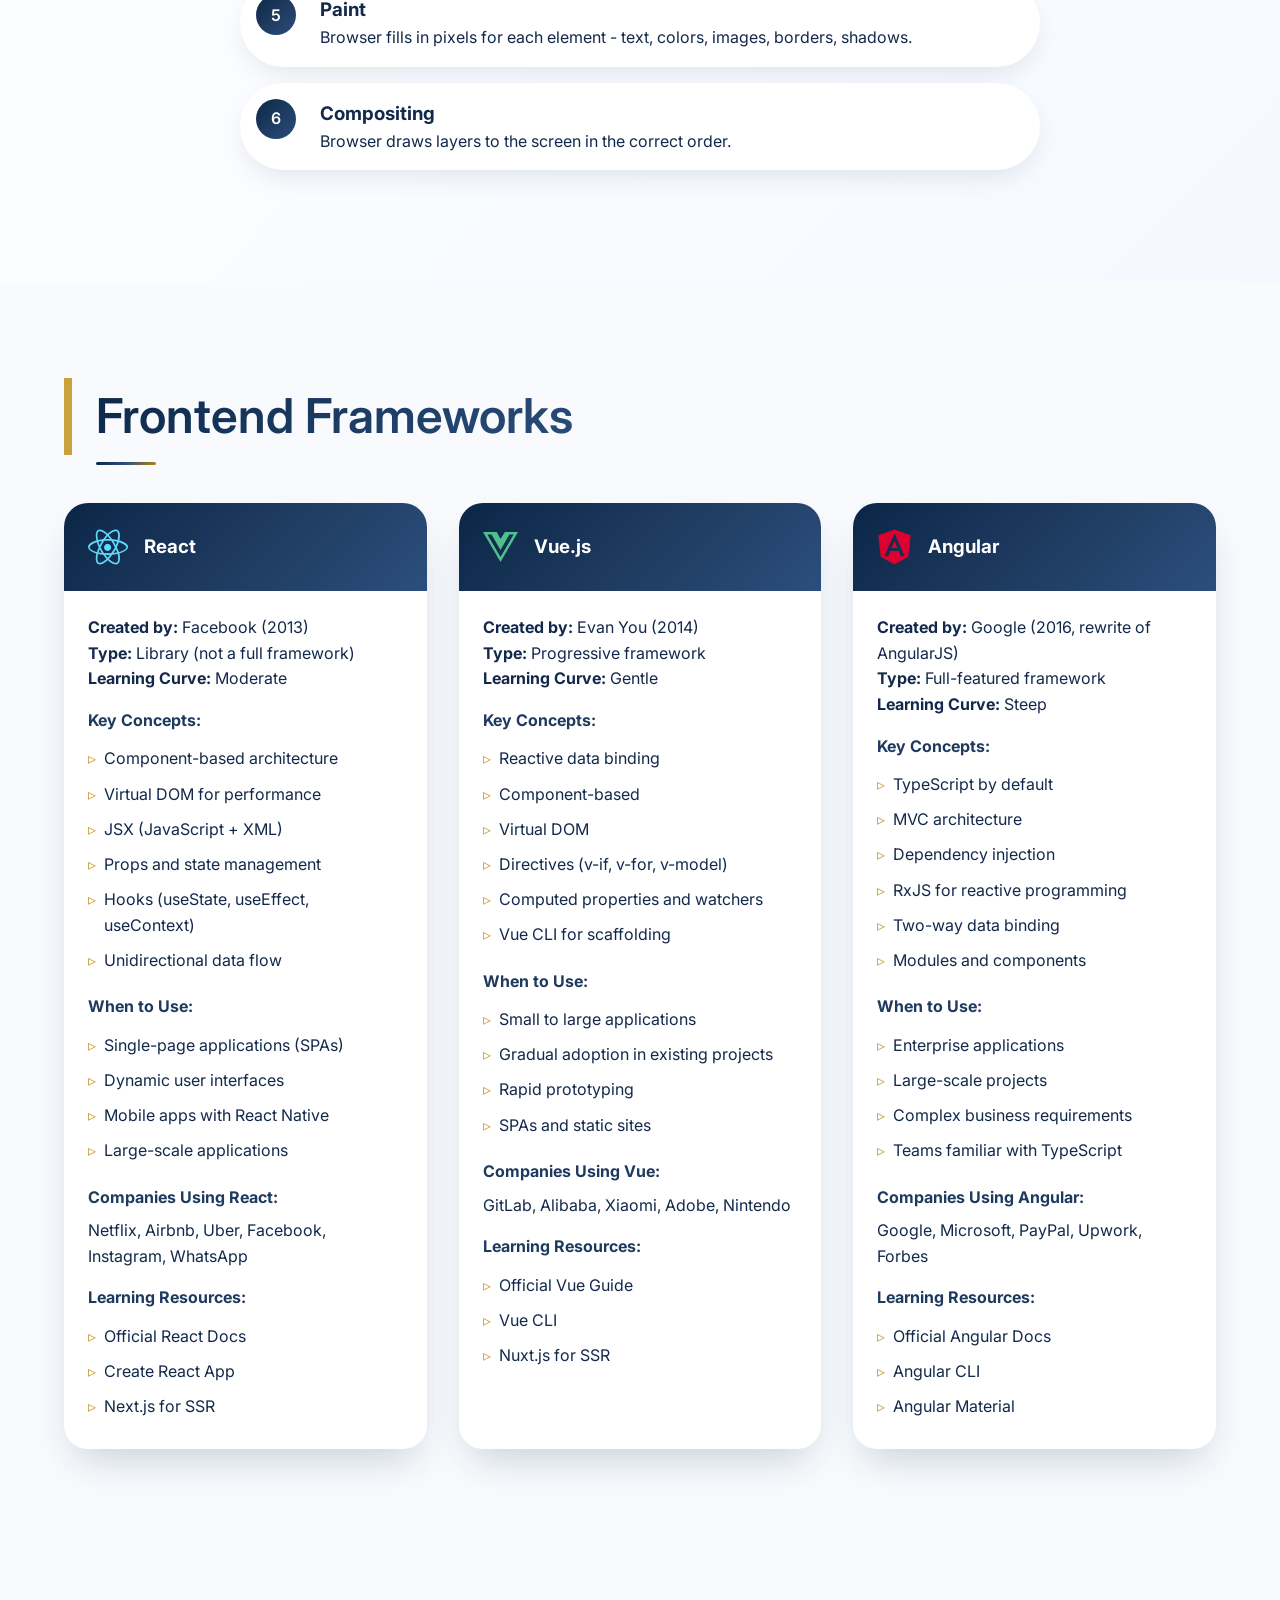
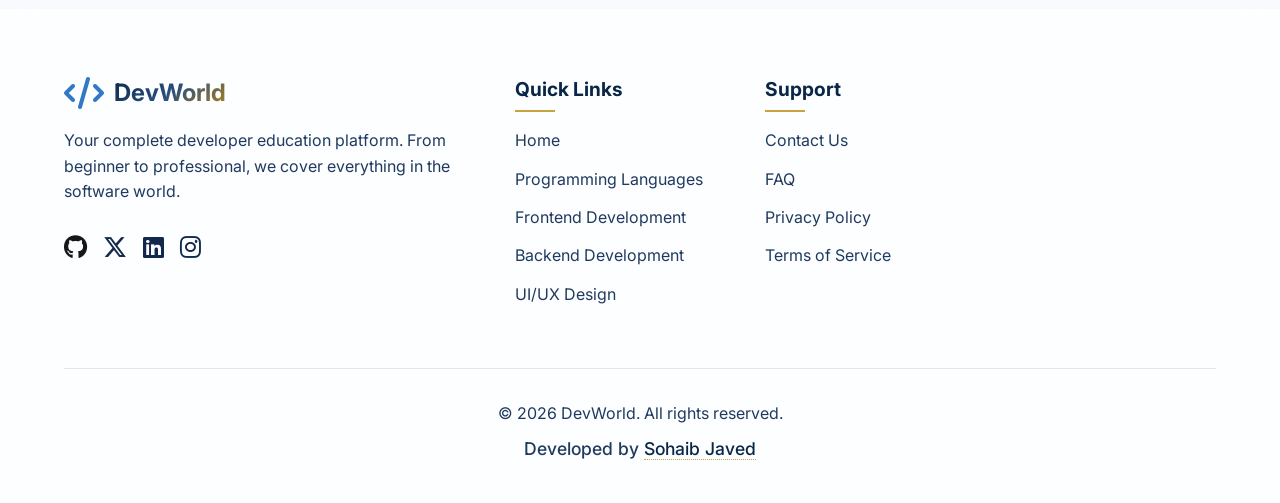
<file: pages/frontend.html>
<!DOCTYPE html>
<html lang="en">
<head>
    <meta charset="UTF-8">
    <meta name="viewport" content="width=device-width, initial-scale=1.0">
    <title>Frontend Development - DevWorld</title>
    
    <!-- Fonts -->
    <link rel="preconnect" href="https://fonts.googleapis.com">
    <link rel="preconnect" href="https://fonts.gstatic.com" crossorigin>
    <link href="https://fonts.googleapis.com/css2?family=Inter:wght@300;400;500;600;700&family=Poppins:wght@300;400;500;600;700&display=swap" rel="stylesheet">
    <link rel="shortcut icon" href="../favicon.ico" type="image/x-icon">
    <!-- Font Awesome -->
    <link rel="stylesheet" href="https://cdnjs.cloudflare.com/ajax/libs/font-awesome/6.5.1/css/all.min.css">
    
    <!-- Custom CSS -->
    <link rel="stylesheet" href="../css/style.css">
</head>
<body>
    <!-- NAVBAR -->
    <nav class="navbar">
        <div class="nav-container">
            <div class="logo">
                <i class="fas fa-code"></i>
                <span>DevWorld</span>
            </div>
            
            <div class="hamburger">
                <i class="fas fa-bars"></i>
            </div>
            
            <ul class="nav-menu">
                <li><a href="../index.html">Home</a></li>
                <li><a href="programming.html">Programming</a></li>
                <li><a href="frontend.html" class="active">Frontend</a></li>
                <li><a href="backend.html">Backend</a></li>
                <li><a href="mobile.html">Mobile</a></li>
                <li><a href="uiux.html">UI/UX</a></li>
                <li><a href="deployment.html">Deployment</a></li>
                <li><a href="tools.html">Tools</a></li>
                <li><a href="roadmap.html">Roadmap</a></li>
                <li><a href="../index.html#resources">Resources</a></li>
                <li><a href="#contact">Contact</a></li>
            </ul>
        </div>
    </nav>

    <!-- PAGE HEADER -->
    <section class="page-header animated-bg">
        <div class="container">
            <h1 class="page-title">Frontend Development</h1>
            <p class="page-description">Create beautiful, interactive, and responsive user interfaces that users love.</p>
        </div>
    </section>

    <!-- INTRODUCTION SECTION -->
    <section class="section">
        <div class="container">
            <div class="intro-card">
                <i class="fas fa-laptop-code"></i>
                <h2>What is Frontend Development?</h2>
                <p>Frontend development (also known as client-side development) is the practice of producing HTML, CSS, and JavaScript for a website or web application so that users can see and interact with them directly. The challenge associated with frontend development is that the tools and techniques used to create the frontend change constantly, requiring developers to stay current with the evolution of the field.</p>
            </div>
        </div>
    </section>

    <!-- CORE TECHNOLOGIES -->
    <section class="section bg-light">
        <div class="container">
            <h2 class="section-title">Core Technologies</h2>
            
            <div class="tech-grid">
                <!-- HTML5 Card -->
                <div class="tech-card">
                    <i class="fab fa-html5"></i>
                    <h3>HTML5</h3>
                    <p>The latest version of HyperText Markup Language, including new semantic elements, multimedia support, and APIs for complex web applications.</p>
                    <div class="tech-details">
                        <h4>Key Features:</h4>
                        <ul>
                            <li>Semantic elements (header, nav, article, section)</li>
                            <li>Native audio and video support</li>
                            <li>Canvas for graphics</li>
                            <li>SVG integration</li>
                            <li>Form validation and input types</li>
                            <li>Local storage and session storage</li>
                        </ul>
                        <h4>Beginner Projects:</h4>
                        <ul>
                            <li>Personal portfolio page</li>
                            <li>Blog post layout</li>
                            <li>Product landing page</li>
                            <li>Photo gallery</li>
                        </ul>
                    </div>
                </div>
                
                <!-- CSS3 Card -->
                <div class="tech-card">
                    <i class="fab fa-css3-alt"></i>
                    <h3>CSS3</h3>
                    <p>Cascading Style Sheets level 3 brings powerful styling capabilities, animations, and responsive design features to modern web development.</p>
                    <div class="tech-details">
                        <h4>Key Features:</h4>
                        <ul>
                            <li>Flexbox and Grid layouts</li>
                            <li>Animations and transitions</li>
                            <li>Media queries for responsiveness</li>
                            <li>CSS variables (custom properties)</li>
                            <li>Gradients and shadows</li>
                            <li>Transform and 3D effects</li>
                        </ul>
                        <h4>Beginner Projects:</h4>
                        <ul>
                            <li>Responsive navigation menu</li>
                            <li>Animated buttons</li>
                            <li>Card layout designs</li>
                            <li>CSS art and illustrations</li>
                        </ul>
                    </div>
                </div>
                
                <!-- JavaScript Card -->
                <div class="tech-card">
                    <i class="fab fa-js"></i>
                    <h3>JavaScript (ES6+)</h3>
                    <p>The programming language of the web, now with modern features that make development more efficient and enjoyable.</p>
                    <div class="tech-details">
                        <h4>Key Features:</h4>
                        <ul>
                            <li>Arrow functions and template literals</li>
                            <li>Destructuring and spread operators</li>
                            <li>Promises and async/await</li>
                            <li>Modules and imports</li>
                            <li>Classes and inheritance</li>
                            <li>DOM manipulation and events</li>
                        </ul>
                        <h4>Beginner Projects:</h4>
                        <ul>
                            <li>Interactive todo list</li>
                            <li>Calculator app</li>
                            <li>Weather app with API</li>
                            <li>Quiz application</li>
                        </ul>
                    </div>
                </div>
            </div>
        </div>
    </section>

    <!-- RESPONSIVE DESIGN -->
    <section class="section">
        <div class="container">
            <h2 class="section-title">Responsive Web Design</h2>
            
            <div class="responsive-content">
                <div class="responsive-card">
                    <i class="fas fa-mobile-alt"></i>
                    <h3>Mobile-First Approach</h3>
                    <p>Designing for mobile devices first, then progressively enhancing for larger screens. This ensures optimal performance on all devices.</p>
                </div>
                
                <div class="responsive-card">
                    <i class="fas fa-tablet-alt"></i>
                    <h3>Fluid Layouts</h3>
                    <p>Using relative units (%, rem, vw) instead of fixed pixels to create flexible layouts that adapt to any screen size.</p>
                </div>
                
                <div class="responsive-card">
                    <i class="fas fa-laptop"></i>
                    <h3>Media Queries</h3>
                    <p>CSS techniques that apply different styles based on device characteristics like width, height, orientation, and resolution.</p>
                </div>
                
                <div class="responsive-card">
                    <i class="fas fa-images"></i>
                    <h3>Responsive Images</h3>
                    <p>Techniques like srcset and picture elements to serve appropriately sized images based on device capabilities.</p>
                </div>
            </div>
        </div>
    </section>

    <!-- BROWSER RENDERING -->
    <section class="section bg-light">
        <div class="container">
            <h2 class="section-title">Browser Rendering</h2>
            
            <div class="rendering-steps">
                <div class="step-item">
                    <div class="step-number">1</div>
                    <div class="step-content">
                        <h3>HTML Parsing</h3>
                        <p>Browser parses HTML and constructs the DOM (Document Object Model) tree.</p>
                    </div>
                </div>
                
                <div class="step-item">
                    <div class="step-number">2</div>
                    <div class="step-content">
                        <h3>CSS Parsing</h3>
                        <p>Browser parses CSS and constructs the CSSOM (CSS Object Model) tree.</p>
                    </div>
                </div>
                
                <div class="step-item">
                    <div class="step-number">3</div>
                    <div class="step-content">
                        <h3>Render Tree Construction</h3>
                        <p>DOM and CSSOM are combined to create the render tree containing visible elements.</p>
                    </div>
                </div>
                
                <div class="step-item">
                    <div class="step-number">4</div>
                    <div class="step-content">
                        <h3>Layout (Reflow)</h3>
                        <p>Browser calculates the position and size of each element on the page.</p>
                    </div>
                </div>
                
                <div class="step-item">
                    <div class="step-number">5</div>
                    <div class="step-content">
                        <h3>Paint</h3>
                        <p>Browser fills in pixels for each element - text, colors, images, borders, shadows.</p>
                    </div>
                </div>
                
                <div class="step-item">
                    <div class="step-number">6</div>
                    <div class="step-content">
                        <h3>Compositing</h3>
                        <p>Browser draws layers to the screen in the correct order.</p>
                    </div>
                </div>
            </div>
        </div>
    </section>

    <!-- FRONTEND FRAMEWORKS -->
    <section class="section">
        <div class="container">
            <h2 class="section-title">Frontend Frameworks</h2>
            
            <div class="frameworks-grid">
                <!-- React -->
                <div class="framework-detailed-card">
                    <div class="framework-header">
                        <i class="fab fa-react"></i>
                        <h3>React</h3>
                    </div>
                    <div class="framework-body">
                        <p><strong>Created by:</strong> Facebook (2013)</p>
                        <p><strong>Type:</strong> Library (not a full framework)</p>
                        <p><strong>Learning Curve:</strong> Moderate</p>
                        
                        <h4>Key Concepts:</h4>
                        <ul>
                            <li>Component-based architecture</li>
                            <li>Virtual DOM for performance</li>
                            <li>JSX (JavaScript + XML)</li>
                            <li>Props and state management</li>
                            <li>Hooks (useState, useEffect, useContext)</li>
                            <li>Unidirectional data flow</li>
                        </ul>
                        
                        <h4>When to Use:</h4>
                        <ul>
                            <li>Single-page applications (SPAs)</li>
                            <li>Dynamic user interfaces</li>
                            <li>Mobile apps with React Native</li>
                            <li>Large-scale applications</li>
                        </ul>
                        
                        <h4>Companies Using React:</h4>
                        <p>Netflix, Airbnb, Uber, Facebook, Instagram, WhatsApp</p>
                        
                        <h4>Learning Resources:</h4>
                        <ul>
                            <li>Official React Docs</li>
                            <li>Create React App</li>
                            <li>Next.js for SSR</li>
                        </ul>
                    </div>
                </div>
                
                <!-- Vue -->
                <div class="framework-detailed-card">
                    <div class="framework-header">
                        <i class="fab fa-vuejs"></i>
                        <h3>Vue.js</h3>
                    </div>
                    <div class="framework-body">
                        <p><strong>Created by:</strong> Evan You (2014)</p>
                        <p><strong>Type:</strong> Progressive framework</p>
                        <p><strong>Learning Curve:</strong> Gentle</p>
                        
                        <h4>Key Concepts:</h4>
                        <ul>
                            <li>Reactive data binding</li>
                            <li>Component-based</li>
                            <li>Virtual DOM</li>
                            <li>Directives (v-if, v-for, v-model)</li>
                            <li>Computed properties and watchers</li>
                            <li>Vue CLI for scaffolding</li>
                        </ul>
                        
                        <h4>When to Use:</h4>
                        <ul>
                            <li>Small to large applications</li>
                            <li>Gradual adoption in existing projects</li>
                            <li>Rapid prototyping</li>
                            <li>SPAs and static sites</li>
                        </ul>
                        
                        <h4>Companies Using Vue:</h4>
                        <p>GitLab, Alibaba, Xiaomi, Adobe, Nintendo</p>
                        
                        <h4>Learning Resources:</h4>
                        <ul>
                            <li>Official Vue Guide</li>
                            <li>Vue CLI</li>
                            <li>Nuxt.js for SSR</li>
                        </ul>
                    </div>
                </div>
                
                <!-- Angular -->
                <div class="framework-detailed-card">
                    <div class="framework-header">
                        <i class="fab fa-angular"></i>
                        <h3>Angular</h3>
                    </div>
                    <div class="framework-body">
                        <p><strong>Created by:</strong> Google (2016, rewrite of AngularJS)</p>
                        <p><strong>Type:</strong> Full-featured framework</p>
                        <p><strong>Learning Curve:</strong> Steep</p>
                        
                        <h4>Key Concepts:</h4>
                        <ul>
                            <li>TypeScript by default</li>
                            <li>MVC architecture</li>
                            <li>Dependency injection</li>
                            <li>RxJS for reactive programming</li>
                            <li>Two-way data binding</li>
                            <li>Modules and components</li>
                        </ul>
                        
                        <h4>When to Use:</h4>
                        <ul>
                            <li>Enterprise applications</li>
                            <li>Large-scale projects</li>
                            <li>Complex business requirements</li>
                            <li>Teams familiar with TypeScript</li>
                        </ul>
                        
                        <h4>Companies Using Angular:</h4>
                        <p>Google, Microsoft, PayPal, Upwork, Forbes</p>
                        
                        <h4>Learning Resources:</h4>
                        <ul>
                            <li>Official Angular Docs</li>
                            <li>Angular CLI</li>
                            <li>Angular Material</li>
                        </ul>
                    </div>
                </div>
            </div>
        </div>
    </section>

    <!-- FOOTER -->
    <footer id="contact">
        <div class="container">
            <div class="footer-content">
                <div class="footer-section">
                    <div class="logo">
                        <i class="fas fa-code"></i>
                      <span>DevWorld</span>
                    </div>
                    <p>Your complete developer education platform. From beginner to professional, we cover everything in the software world.</p>
                      <div class="social-links">
              <a href="https://github.com/sohaib-javed12" target="_blank"
                ><i class="fab fa-github"></i
              ></a>
              <a href="https://x.com/Sohaib__Qayoumi" target="_blank">
                <i class="fa-brands fa-x-twitter"></i>
              </a>
              <a href="https://www.linkedin.com/in/sohaib-javed-7027313b0/"
                ><i class="fab fa-linkedin"></i
              ></a>
              <a href="https://www.instagram.com/mr_jalazai45"
                ><i class="fab fa-instagram"></i
              ></a>
            </div>
          </div>

                
                <div class="footer-section">
                    <h4>Quick Links</h4>
                    <ul>
                        <li><a href="../index.html">Home</a></li>
                        <li><a href="programming.html">Programming Languages</a></li>
                        <li><a href="frontend.html">Frontend Development</a></li>
                        <li><a href="backend.html">Backend Development</a></li>
                        <li><a href="uiux.html">UI/UX Design</a></li>
                    </ul>
                </div>
                
                <div class="footer-section">
                    <h4>Support</h4>
                    <ul>
                        <li><a href="#">Contact Us</a></li>
                        <li><a href="#">FAQ</a></li>
                        <li><a href="#">Privacy Policy</a></li>
                        <li><a href="#">Terms of Service</a></li>
                    </ul>
                </div>
            </div>
            
            <div class="footer-bottom">
                <p>&copy; 2026 DevWorld. All rights reserved.</p>
                <p class="developer-credit">
                    Developed by <a href="https://sohaibjaved.vercel.app/" target="_blank">Sohaib Javed</a>
                </p>
            </div>
        </div>
    </footer>

    <script src="../js/script.js"></script>
</body>
</html>
</file>
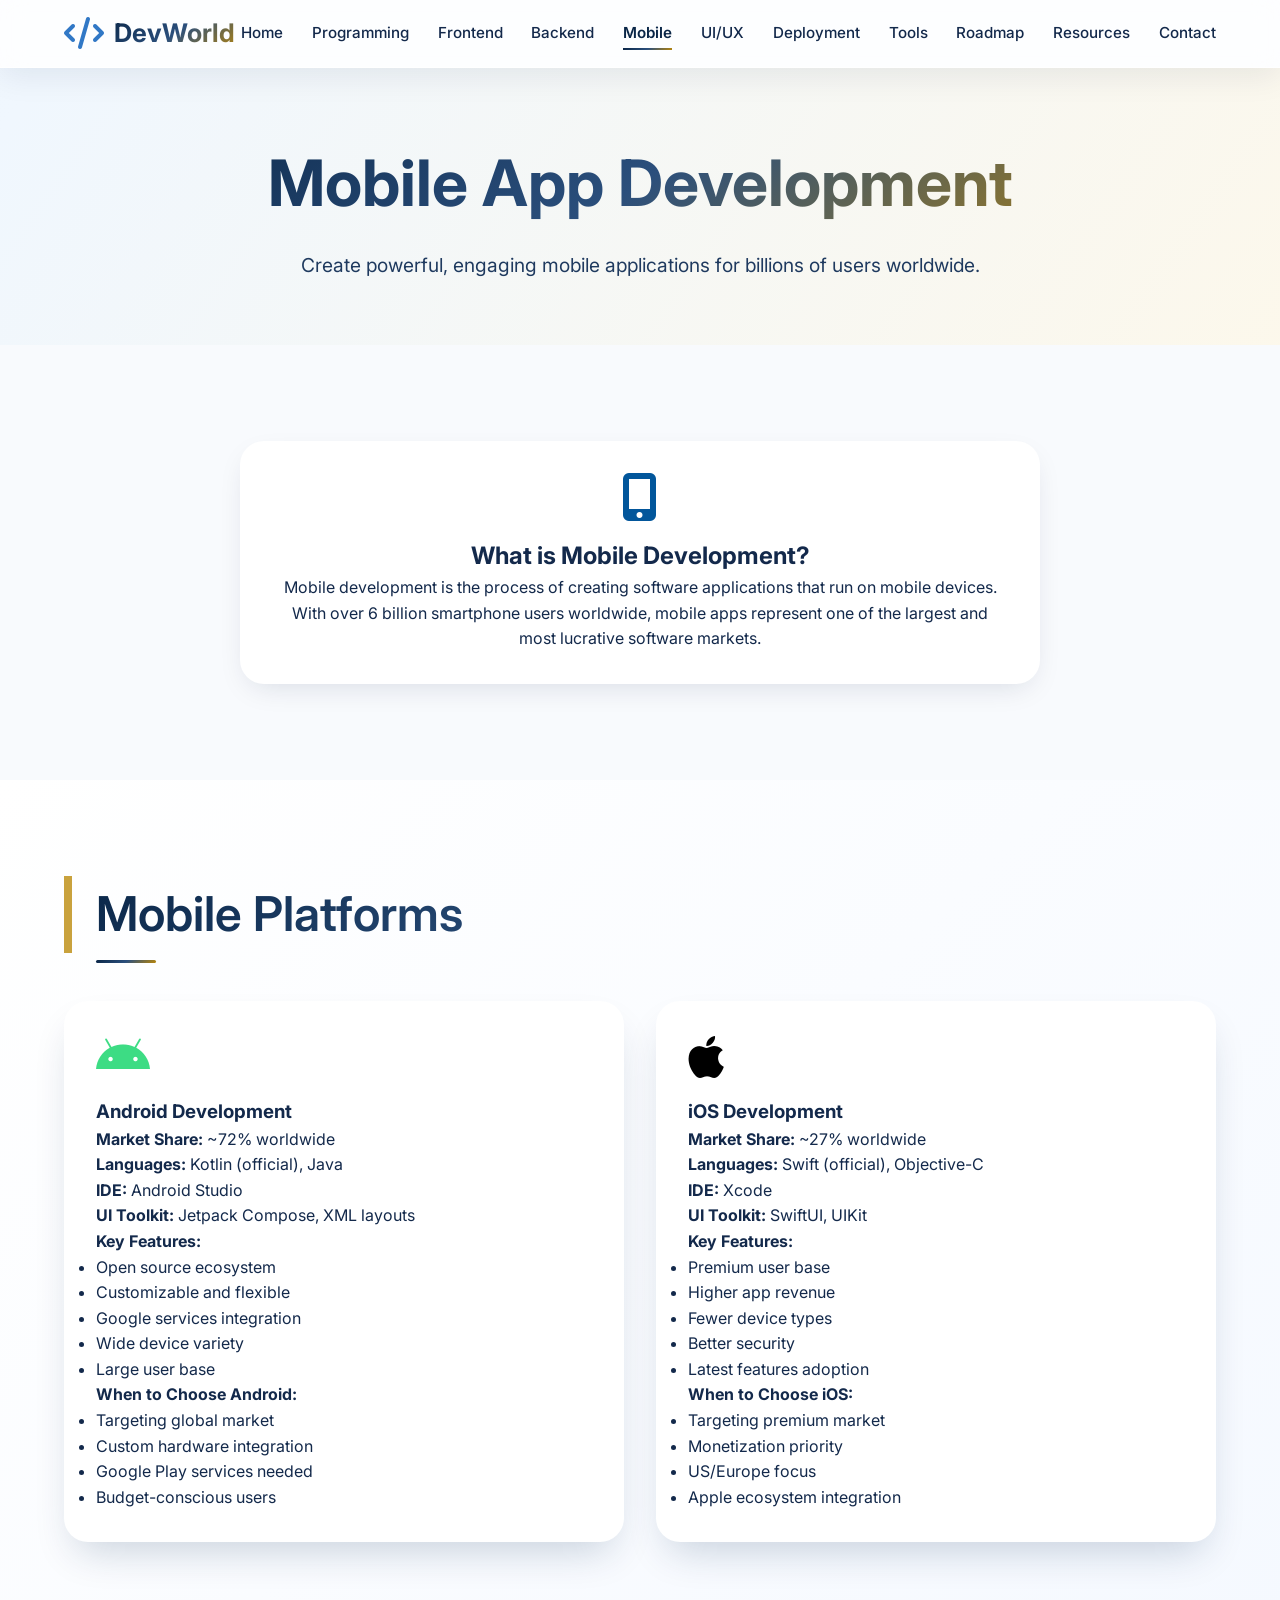
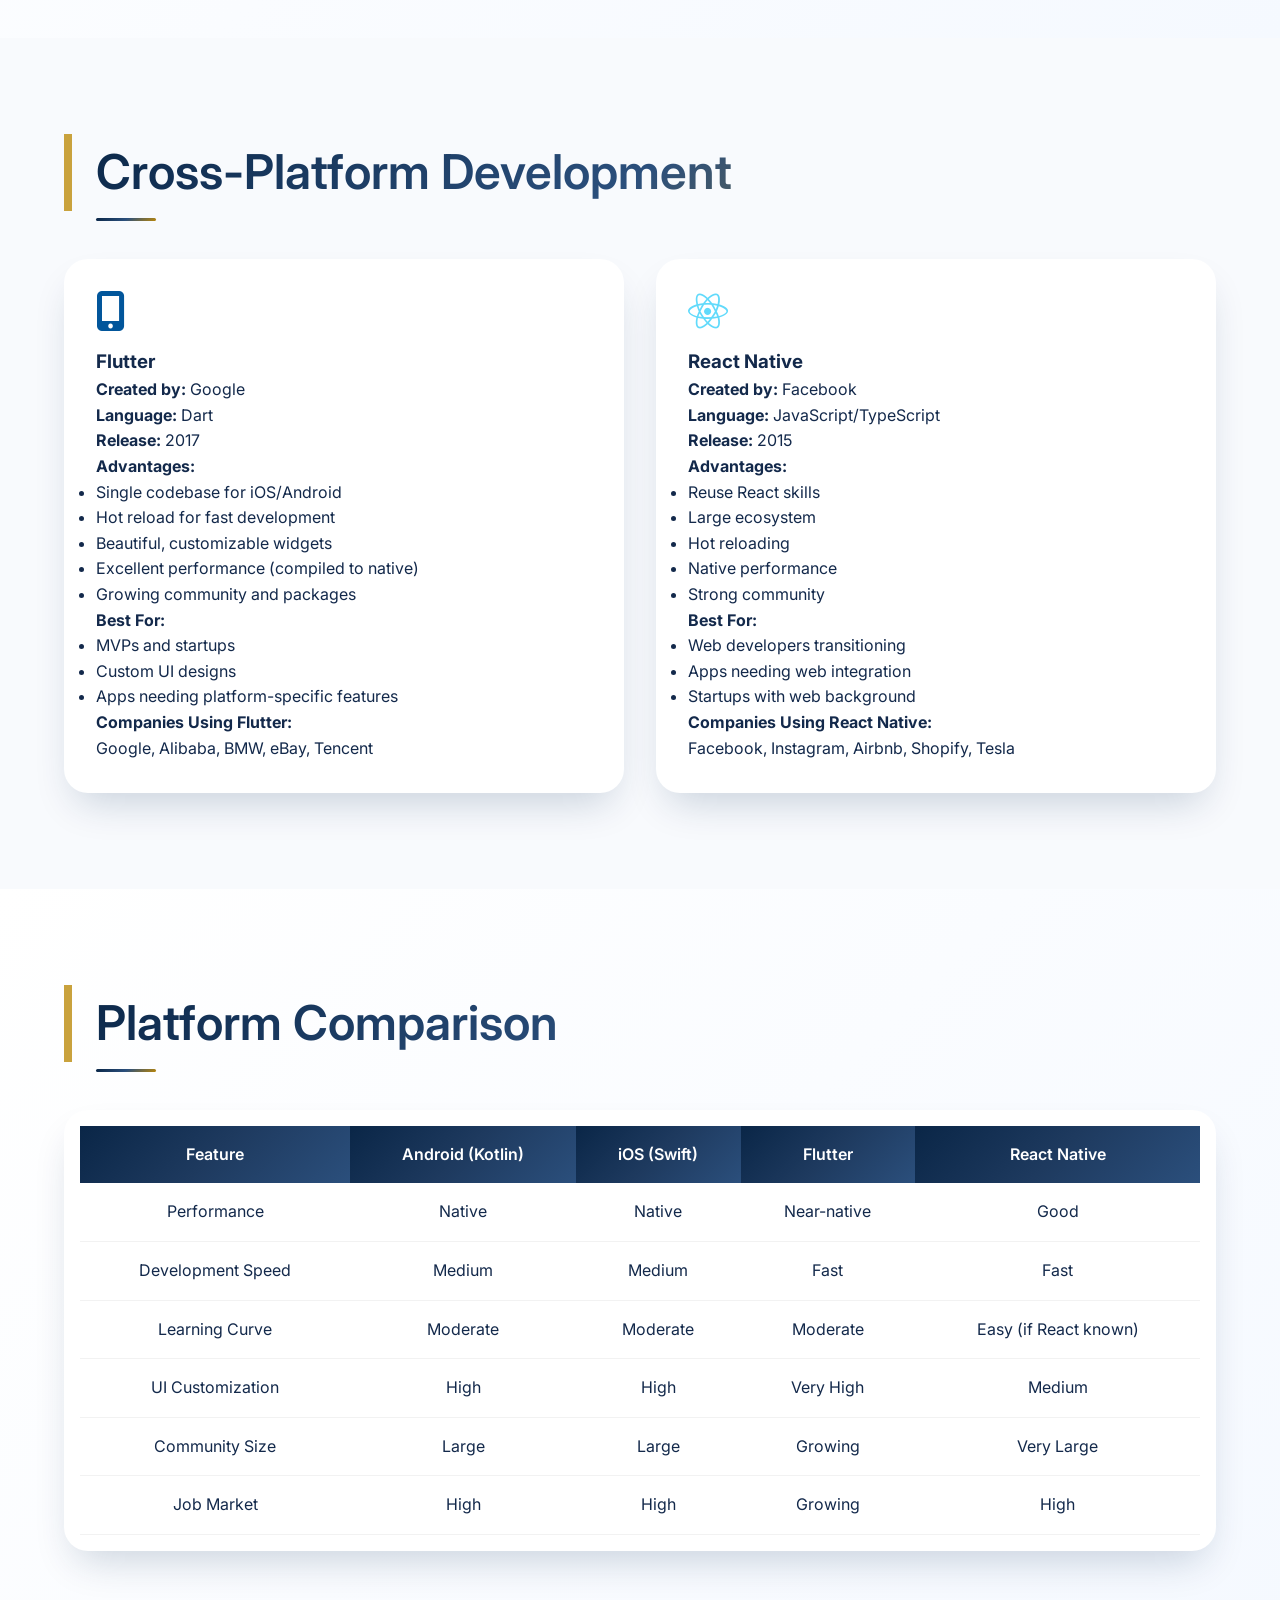
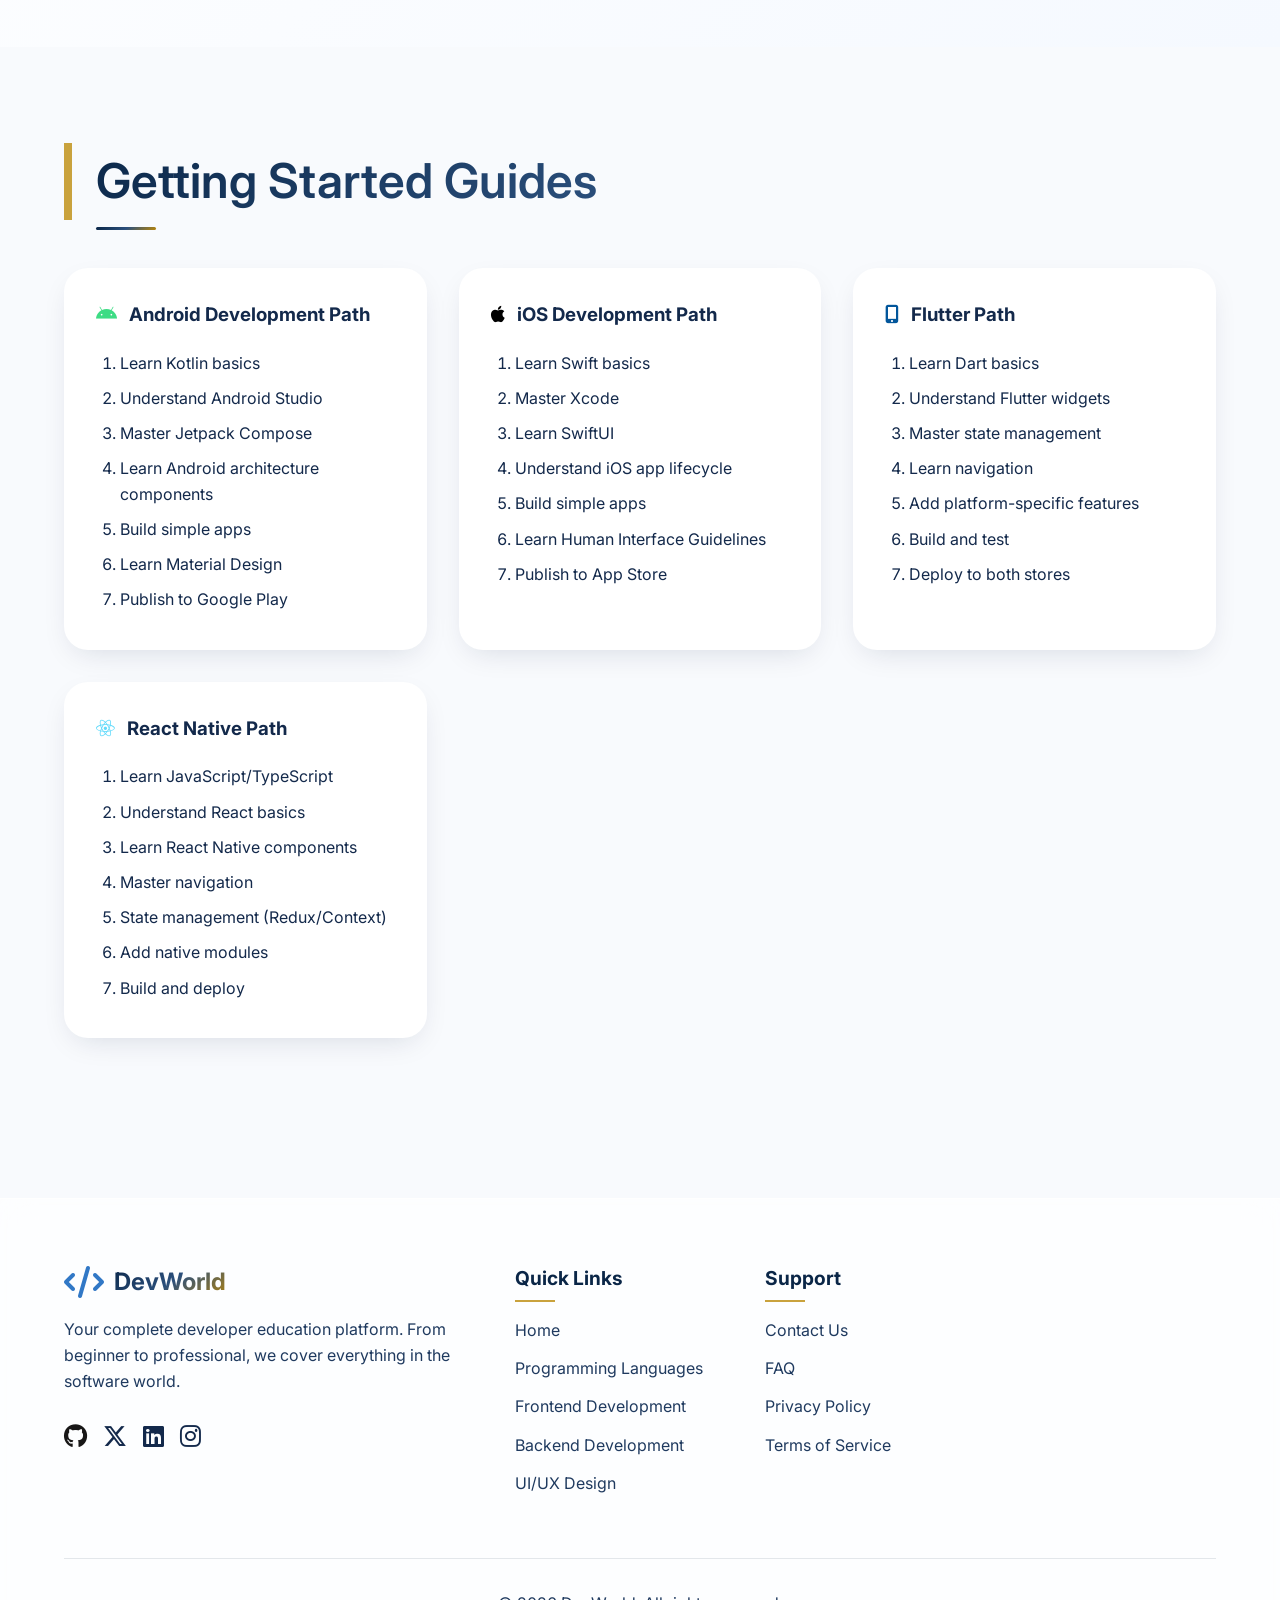
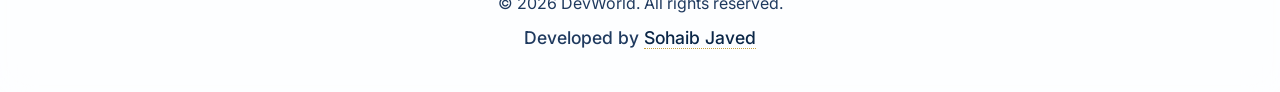
<file: pages/mobile.html>
<!DOCTYPE html>
<html lang="en">
<head>
    <meta charset="UTF-8">
    <meta name="viewport" content="width=device-width, initial-scale=1.0">
    <title>Mobile Development - DevWorld</title>
    
    <!-- Fonts -->
    <link rel="preconnect" href="https://fonts.googleapis.com">
    <link rel="preconnect" href="https://fonts.gstatic.com" crossorigin>
    <link href="https://fonts.googleapis.com/css2?family=Inter:wght@300;400;500;600;700&family=Poppins:wght@300;400;500;600;700&display=swap" rel="stylesheet">
    <link rel="shortcut icon" href="../favicon.ico" type="image/x-icon">
    <!-- Font Awesome -->
    <link rel="stylesheet" href="https://cdnjs.cloudflare.com/ajax/libs/font-awesome/6.5.1/css/all.min.css">
    
    <!-- Custom CSS -->
    <link rel="stylesheet" href="../css/style.css">
</head>
<body>
    <!-- NAVBAR -->
    <nav class="navbar">
        <div class="nav-container">
            <div class="logo">
                <i class="fas fa-code"></i>
                <span>DevWorld</span>
            </div>
            
            <div class="hamburger">
                <i class="fas fa-bars"></i>
            </div>
            
            <ul class="nav-menu">
                <li><a href="../index.html">Home</a></li>
                <li><a href="programming.html">Programming</a></li>
                <li><a href="frontend.html">Frontend</a></li>
                <li><a href="backend.html">Backend</a></li>
                <li><a href="mobile.html" class="active">Mobile</a></li>
                <li><a href="uiux.html">UI/UX</a></li>
                <li><a href="deployment.html">Deployment</a></li>
                <li><a href="tools.html">Tools</a></li>
                <li><a href="roadmap.html">Roadmap</a></li>
                <li><a href="../index.html#resources">Resources</a></li>
                <li><a href="#contact">Contact</a></li>
            </ul>
        </div>
    </nav>

    <!-- PAGE HEADER -->
    <section class="page-header animated-bg">
        <div class="container">
            <h1 class="page-title">Mobile App Development</h1>
            <p class="page-description">Create powerful, engaging mobile applications for billions of users worldwide.</p>
        </div>
    </section>

    <!-- INTRODUCTION -->
    <section class="section">
        <div class="container">
            <div class="intro-card">
                <i class="fas fa-mobile-alt"></i>
                <h2>What is Mobile Development?</h2>
                <p>Mobile development is the process of creating software applications that run on mobile devices. With over 6 billion smartphone users worldwide, mobile apps represent one of the largest and most lucrative software markets.</p>
            </div>
        </div>
    </section>

    <!-- PLATFORM OVERVIEW -->
    <section class="section bg-light">
        <div class="container">
            <h2 class="section-title">Mobile Platforms</h2>
            
            <div class="platform-grid">
                <!-- Android -->
                <div class="platform-card">
                    <i class="fab fa-android"></i>
                    <h3>Android Development</h3>
                    <p><strong>Market Share:</strong> ~72% worldwide</p>
                    <p><strong>Languages:</strong> Kotlin (official), Java</p>
                    <p><strong>IDE:</strong> Android Studio</p>
                    <p><strong>UI Toolkit:</strong> Jetpack Compose, XML layouts</p>
                    
                    <h4>Key Features:</h4>
                    <ul>
                        <li>Open source ecosystem</li>
                        <li>Customizable and flexible</li>
                        <li>Google services integration</li>
                        <li>Wide device variety</li>
                        <li>Large user base</li>
                    </ul>
                    
                    <h4>When to Choose Android:</h4>
                    <ul>
                        <li>Targeting global market</li>
                        <li>Custom hardware integration</li>
                        <li>Google Play services needed</li>
                        <li>Budget-conscious users</li>
                    </ul>
                </div>
                
                <!-- iOS -->
                <div class="platform-card">
                    <i class="fab fa-apple"></i>
                    <h3>iOS Development</h3>
                    <p><strong>Market Share:</strong> ~27% worldwide</p>
                    <p><strong>Languages:</strong> Swift (official), Objective-C</p>
                    <p><strong>IDE:</strong> Xcode</p>
                    <p><strong>UI Toolkit:</strong> SwiftUI, UIKit</p>
                    
                    <h4>Key Features:</h4>
                    <ul>
                        <li>Premium user base</li>
                        <li>Higher app revenue</li>
                        <li>Fewer device types</li>
                        <li>Better security</li>
                        <li>Latest features adoption</li>
                    </ul>
                    
                    <h4>When to Choose iOS:</h4>
                    <ul>
                        <li>Targeting premium market</li>
                        <li>Monetization priority</li>
                        <li>US/Europe focus</li>
                        <li>Apple ecosystem integration</li>
                    </ul>
                </div>
            </div>
        </div>
    </section>

    <!-- CROSS-PLATFORM SOLUTIONS -->
    <section class="section">
        <div class="container">
            <h2 class="section-title">Cross-Platform Development</h2>
            
            <div class="cross-platform-grid">
                <!-- Flutter -->
                <div class="cross-card">
                    <i class="fas fa-mobile-alt"></i>
                    <h3>Flutter</h3>
                    <p><strong>Created by:</strong> Google</p>
                    <p><strong>Language:</strong> Dart</p>
                    <p><strong>Release:</strong> 2017</p>
                    
                    <h4>Advantages:</h4>
                    <ul>
                        <li>Single codebase for iOS/Android</li>
                        <li>Hot reload for fast development</li>
                        <li>Beautiful, customizable widgets</li>
                        <li>Excellent performance (compiled to native)</li>
                        <li>Growing community and packages</li>
                    </ul>
                    
                    <h4>Best For:</h4>
                    <ul>
                        <li>MVPs and startups</li>
                        <li>Custom UI designs</li>
                        <li>Apps needing platform-specific features</li>
                    </ul>
                    
                    <h4>Companies Using Flutter:</h4>
                    <p>Google, Alibaba, BMW, eBay, Tencent</p>
                </div>
                
                <!-- React Native -->
                <div class="cross-card">
                    <i class="fab fa-react"></i>
                    <h3>React Native</h3>
                    <p><strong>Created by:</strong> Facebook</p>
                    <p><strong>Language:</strong> JavaScript/TypeScript</p>
                    <p><strong>Release:</strong> 2015</p>
                    
                    <h4>Advantages:</h4>
                    <ul>
                        <li>Reuse React skills</li>
                        <li>Large ecosystem</li>
                        <li>Hot reloading</li>
                        <li>Native performance</li>
                        <li>Strong community</li>
                    </ul>
                    
                    <h4>Best For:</h4>
                    <ul>
                        <li>Web developers transitioning</li>
                        <li>Apps needing web integration</li>
                        <li>Startups with web background</li>
                    </ul>
                    
                    <h4>Companies Using React Native:</h4>
                    <p>Facebook, Instagram, Airbnb, Shopify, Tesla</p>
                </div>
            </div>
        </div>
    </section>

    <!-- COMPARISON TABLE -->
    <section class="section bg-light">
        <div class="container">
            <h2 class="section-title">Platform Comparison</h2>
            
            <div class="comparison-table">
                <table>
                    <thead>
                        <tr>
                            <th>Feature</th>
                            <th>Android (Kotlin)</th>
                            <th>iOS (Swift)</th>
                            <th>Flutter</th>
                            <th>React Native</th>
                        </tr>
                    </thead>
                    <tbody>
                        <tr>
                            <td>Performance</td>
                            <td>Native</td>
                            <td>Native</td>
                            <td>Near-native</td>
                            <td>Good</td>
                        </tr>
                        <tr>
                            <td>Development Speed</td>
                            <td>Medium</td>
                            <td>Medium</td>
                            <td>Fast</td>
                            <td>Fast</td>
                        </tr>
                        <tr>
                            <td>Learning Curve</td>
                            <td>Moderate</td>
                            <td>Moderate</td>
                            <td>Moderate</td>
                            <td>Easy (if React known)</td>
                        </tr>
                        <tr>
                            <td>UI Customization</td>
                            <td>High</td>
                            <td>High</td>
                            <td>Very High</td>
                            <td>Medium</td>
                        </tr>
                        <tr>
                            <td>Community Size</td>
                            <td>Large</td>
                            <td>Large</td>
                            <td>Growing</td>
                            <td>Very Large</td>
                        </tr>
                        <tr>
                            <td>Job Market</td>
                            <td>High</td>
                            <td>High</td>
                            <td>Growing</td>
                            <td>High</td>
                        </tr>
                    </tbody>
                </table>
            </div>
        </div>
    </section>

    <!-- GETTING STARTED GUIDES -->
    <section class="section">
        <div class="container">
            <h2 class="section-title">Getting Started Guides</h2>
            
            <div class="guides-grid">
                <div class="guide-card">
                    <h3><i class="fab fa-android"></i> Android Development Path</h3>
                    <ol>
                        <li>Learn Kotlin basics</li>
                        <li>Understand Android Studio</li>
                        <li>Master Jetpack Compose</li>
                        <li>Learn Android architecture components</li>
                        <li>Build simple apps</li>
                        <li>Learn Material Design</li>
                        <li>Publish to Google Play</li>
                    </ol>
                </div>
                
                <div class="guide-card">
                    <h3><i class="fab fa-apple"></i> iOS Development Path</h3>
                    <ol>
                        <li>Learn Swift basics</li>
                        <li>Master Xcode</li>
                        <li>Learn SwiftUI</li>
                        <li>Understand iOS app lifecycle</li>
                        <li>Build simple apps</li>
                        <li>Learn Human Interface Guidelines</li>
                        <li>Publish to App Store</li>
                    </ol>
                </div>
                
                <div class="guide-card">
                    <h3><i class="fas fa-mobile-alt"></i> Flutter Path</h3>
                    <ol>
                        <li>Learn Dart basics</li>
                        <li>Understand Flutter widgets</li>
                        <li>Master state management</li>
                        <li>Learn navigation</li>
                        <li>Add platform-specific features</li>
                        <li>Build and test</li>
                        <li>Deploy to both stores</li>
                    </ol>
                </div>
                
                <div class="guide-card">
                    <h3><i class="fab fa-react"></i> React Native Path</h3>
                    <ol>
                        <li>Learn JavaScript/TypeScript</li>
                        <li>Understand React basics</li>
                        <li>Learn React Native components</li>
                        <li>Master navigation</li>
                        <li>State management (Redux/Context)</li>
                        <li>Add native modules</li>
                        <li>Build and deploy</li>
                    </ol>
                </div>
            </div>
        </div>
    </section>
 <!-- FOOTER -->
    <footer id="contact">
        <div class="container">
            <div class="footer-content">
                <div class="footer-section">
                    <div class="logo">
                        <i class="fas fa-code"></i>
                      <span>DevWorld</span>
                    </div>
                    <p>Your complete developer education platform. From beginner to professional, we cover everything in the software world.</p>
                      <div class="social-links">
              <a href="https://github.com/sohaib-javed12" target="_blank"
                ><i class="fab fa-github"></i
              ></a>
              <a href="https://x.com/Sohaib__Qayoumi" target="_blank">
                <i class="fa-brands fa-x-twitter"></i>
              </a>
              <a href="https://www.linkedin.com/in/sohaib-javed-7027313b0/"
                ><i class="fab fa-linkedin"></i
              ></a>
              <a href="https://www.instagram.com/mr_jalazai45"
                ><i class="fab fa-instagram"></i
              ></a>
            </div>
          </div>

                
                <div class="footer-section">
                    <h4>Quick Links</h4>
                    <ul>
                        <li><a href="../index.html">Home</a></li>
                        <li><a href="programming.html">Programming Languages</a></li>
                        <li><a href="frontend.html">Frontend Development</a></li>
                        <li><a href="backend.html">Backend Development</a></li>
                        <li><a href="uiux.html">UI/UX Design</a></li>
                    </ul>
                </div>
                
                <div class="footer-section">
                    <h4>Support</h4>
                    <ul>
                        <li><a href="#">Contact Us</a></li>
                        <li><a href="#">FAQ</a></li>
                        <li><a href="#">Privacy Policy</a></li>
                        <li><a href="#">Terms of Service</a></li>
                    </ul>
                </div>
            </div>
            
            <div class="footer-bottom">
                <p>&copy; 2026 DevWorld. All rights reserved.</p>
                <p class="developer-credit">
                    Developed by <a href="https://sohaibjaved.vercel.app/" target="_blank">Sohaib Javed</a>
                </p>
            </div>
        </div>
    </footer>

    <script src="../js/script.js"></script>
</body>
</html>
</file>
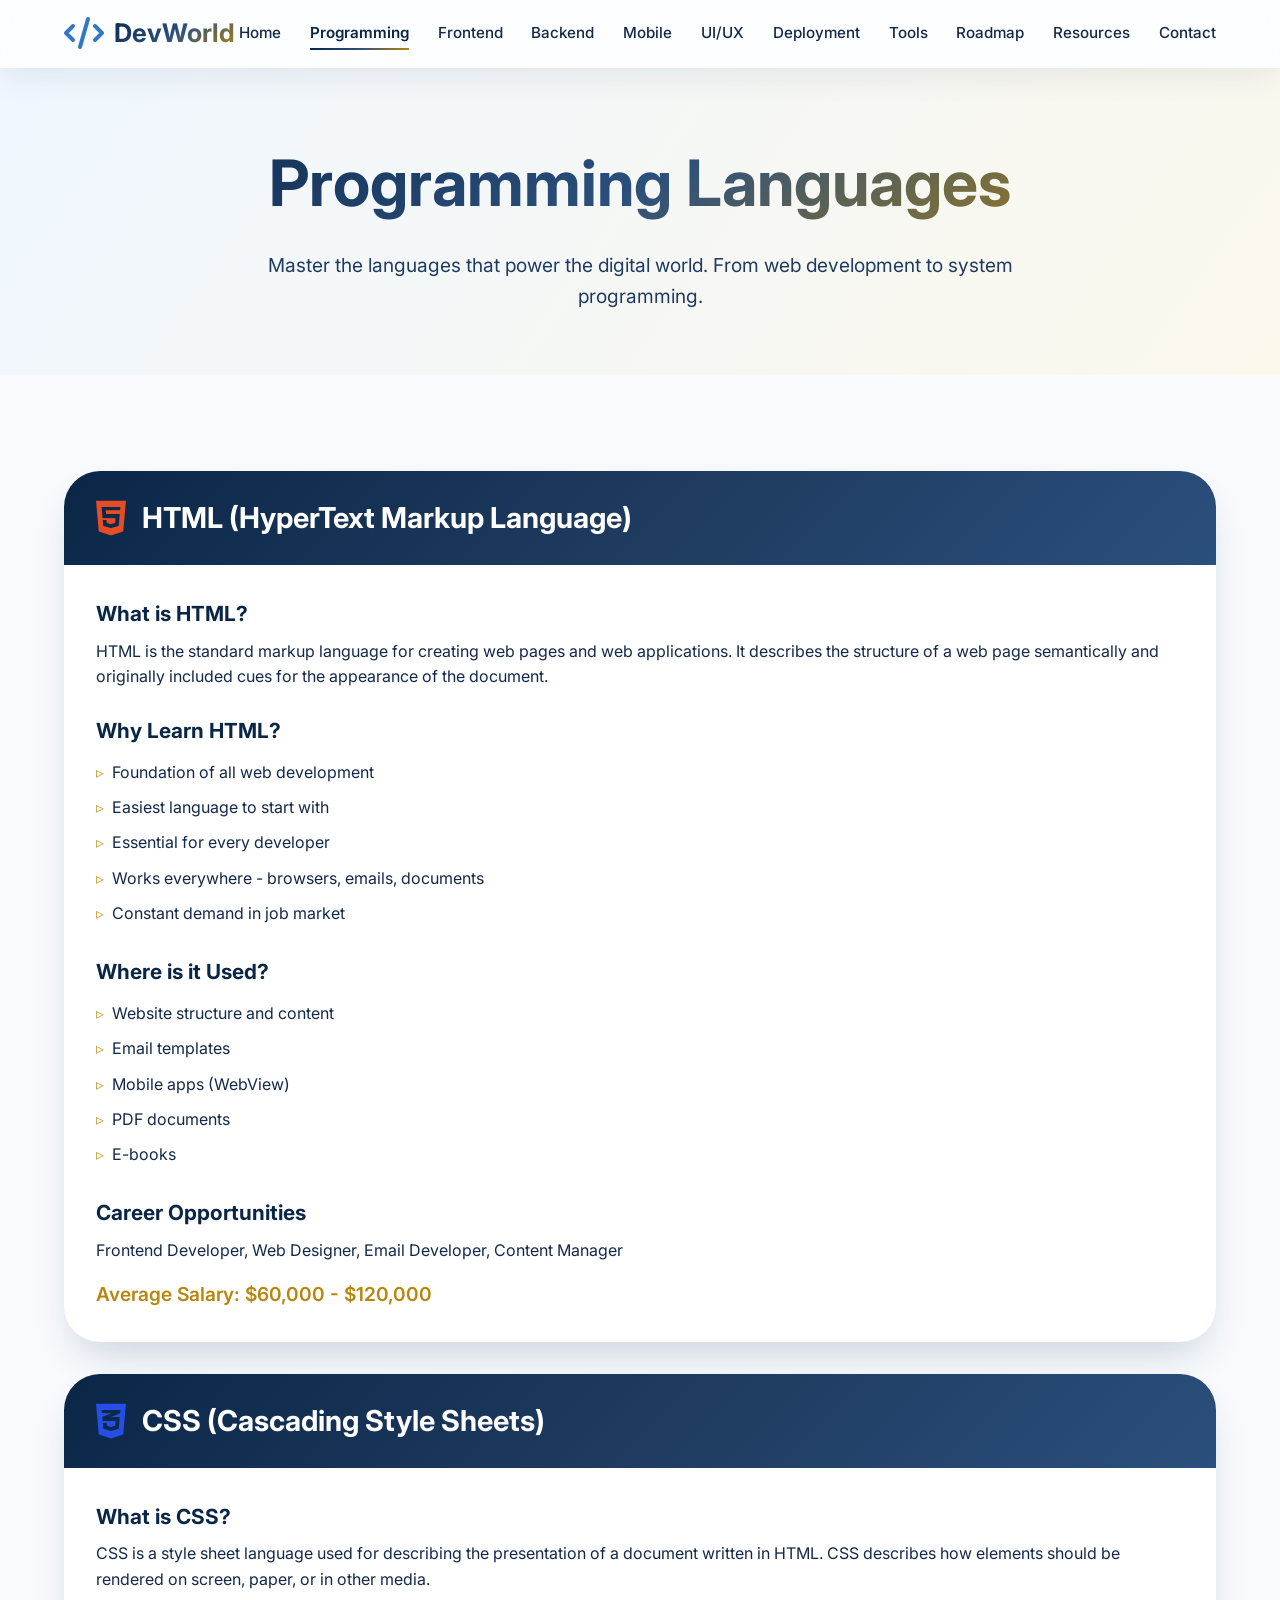
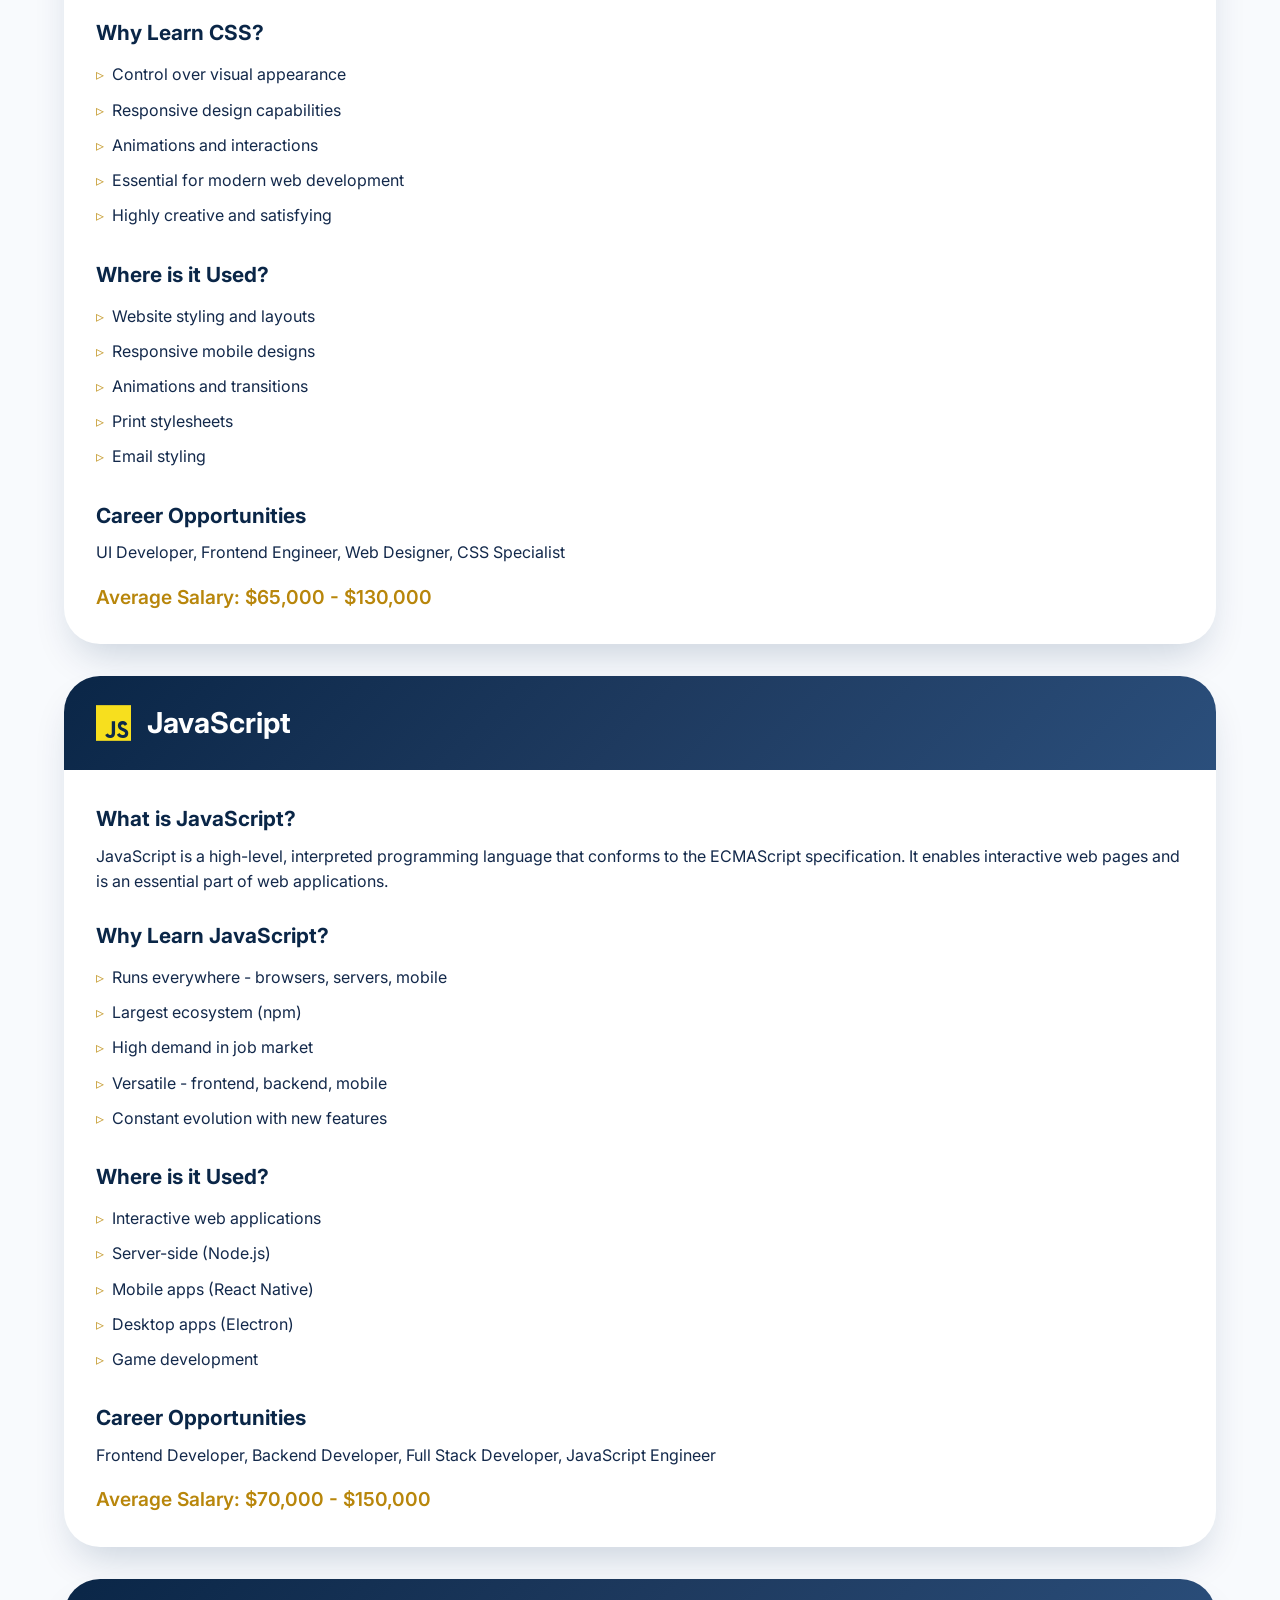
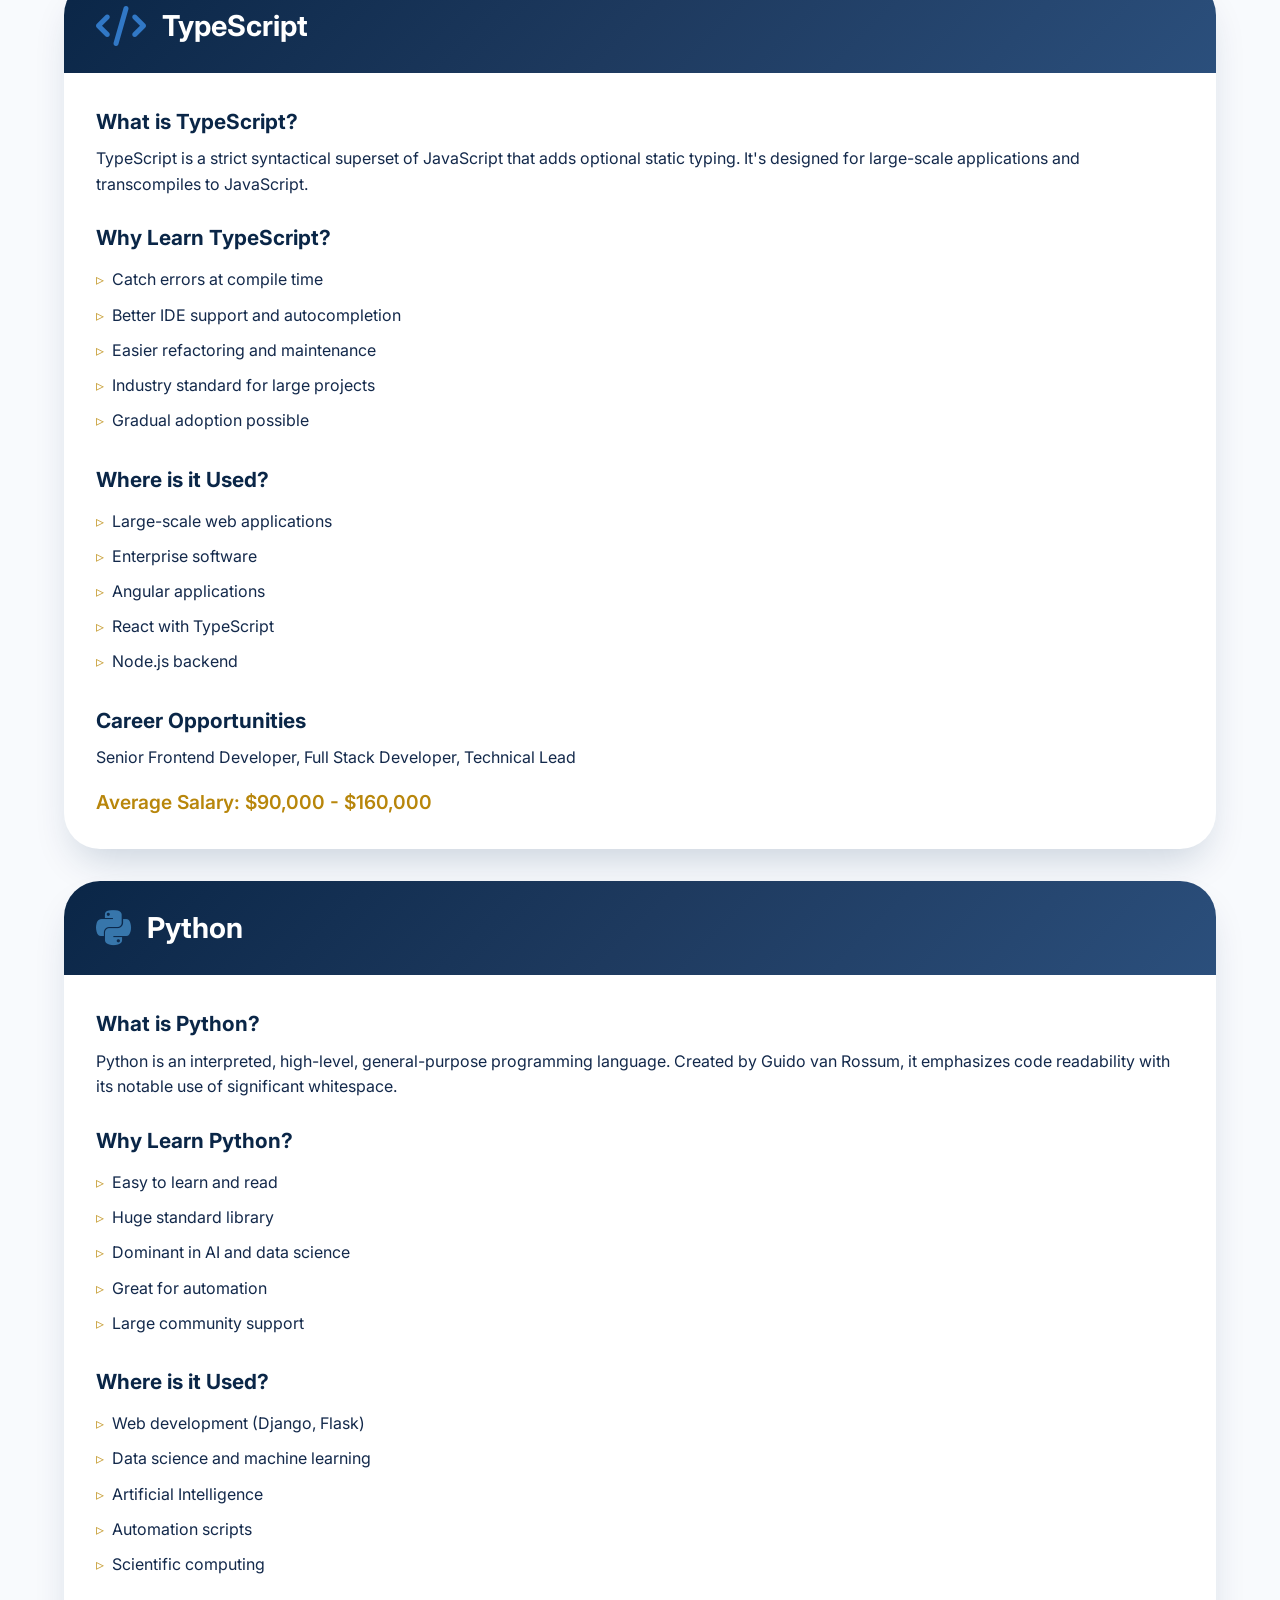
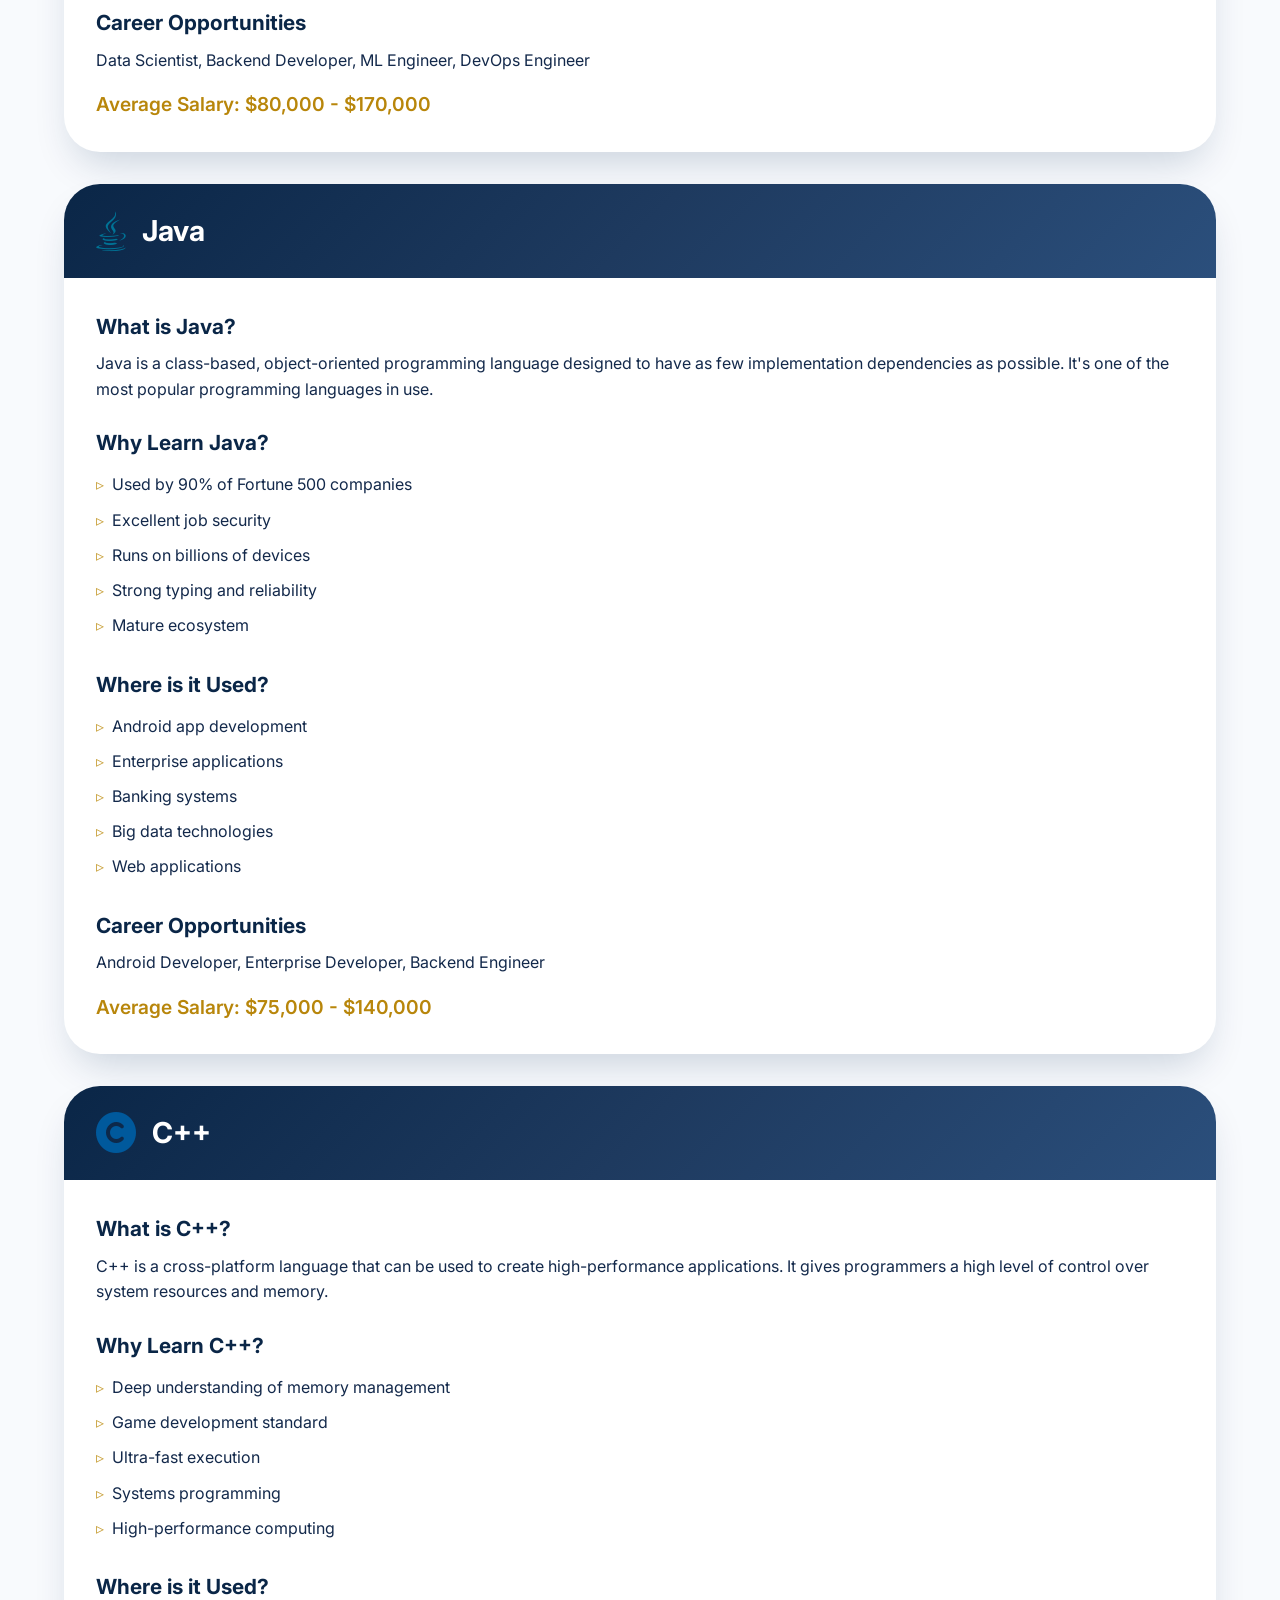
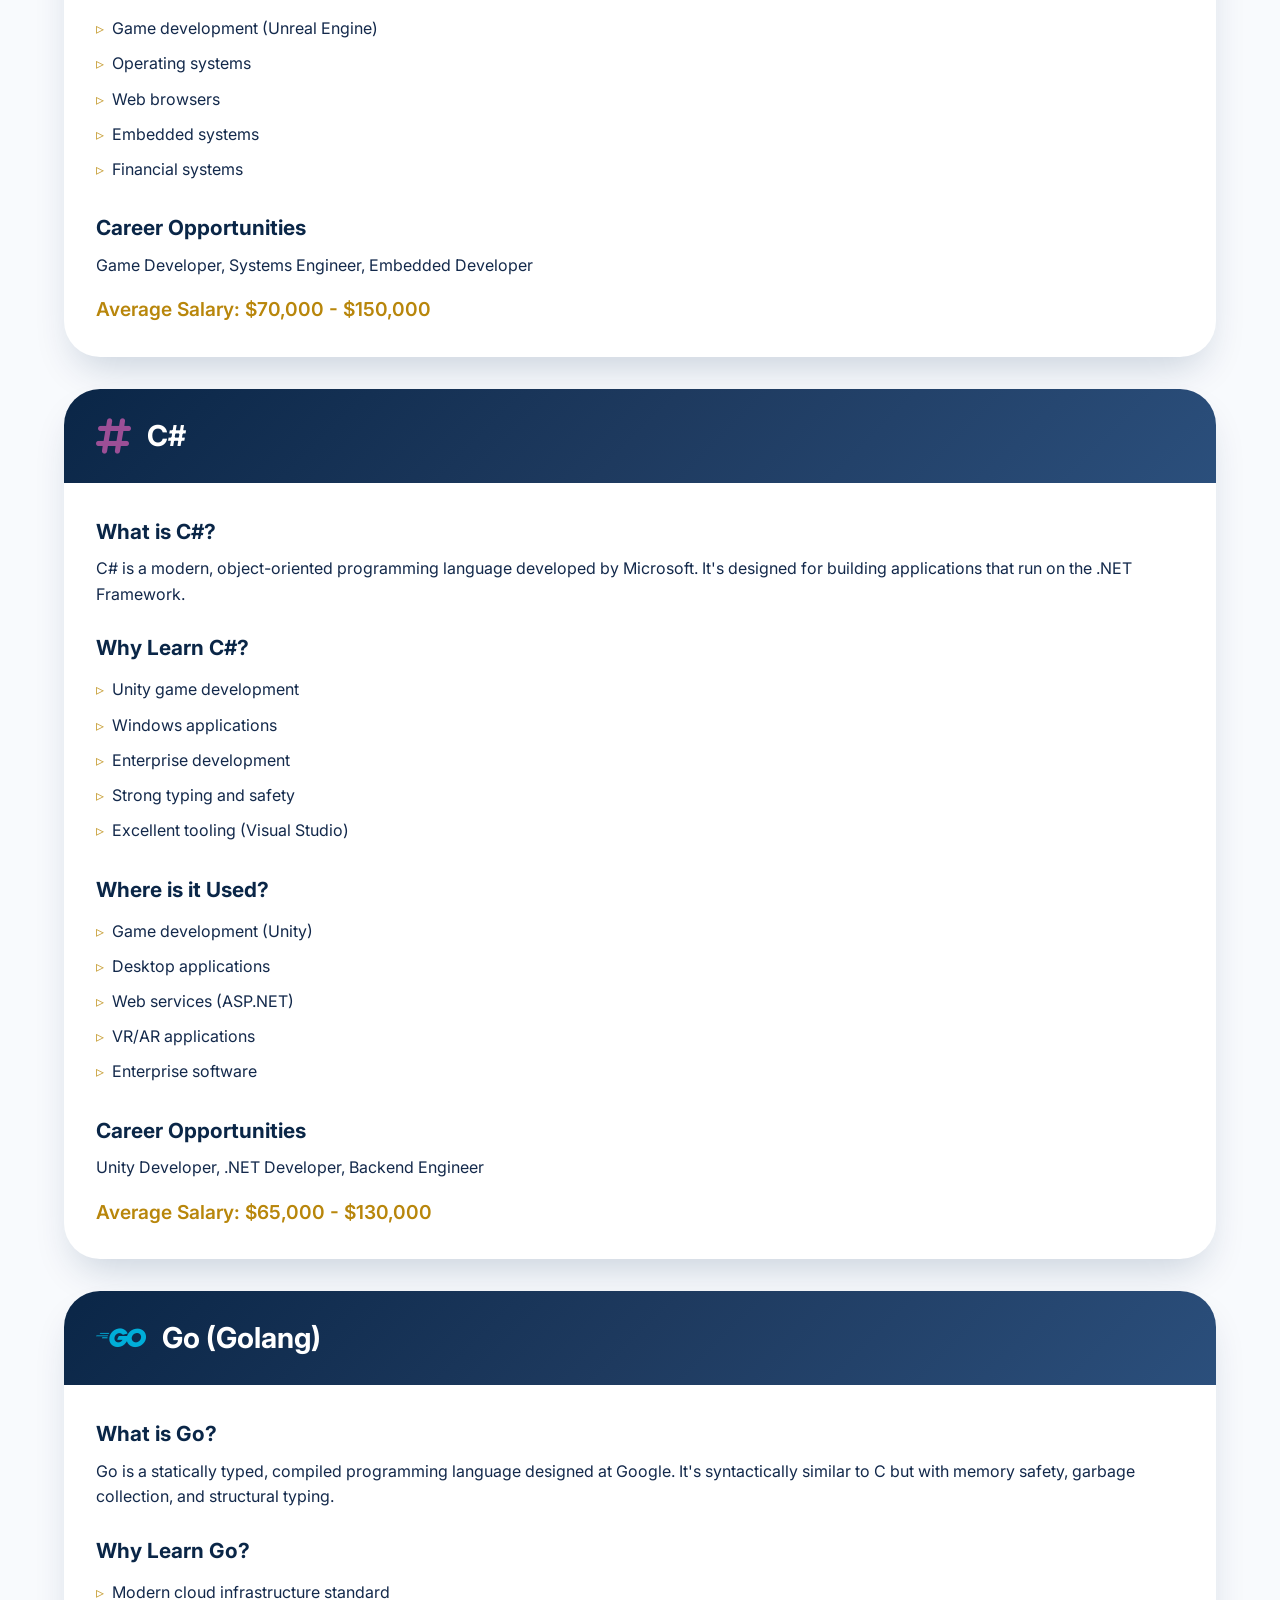
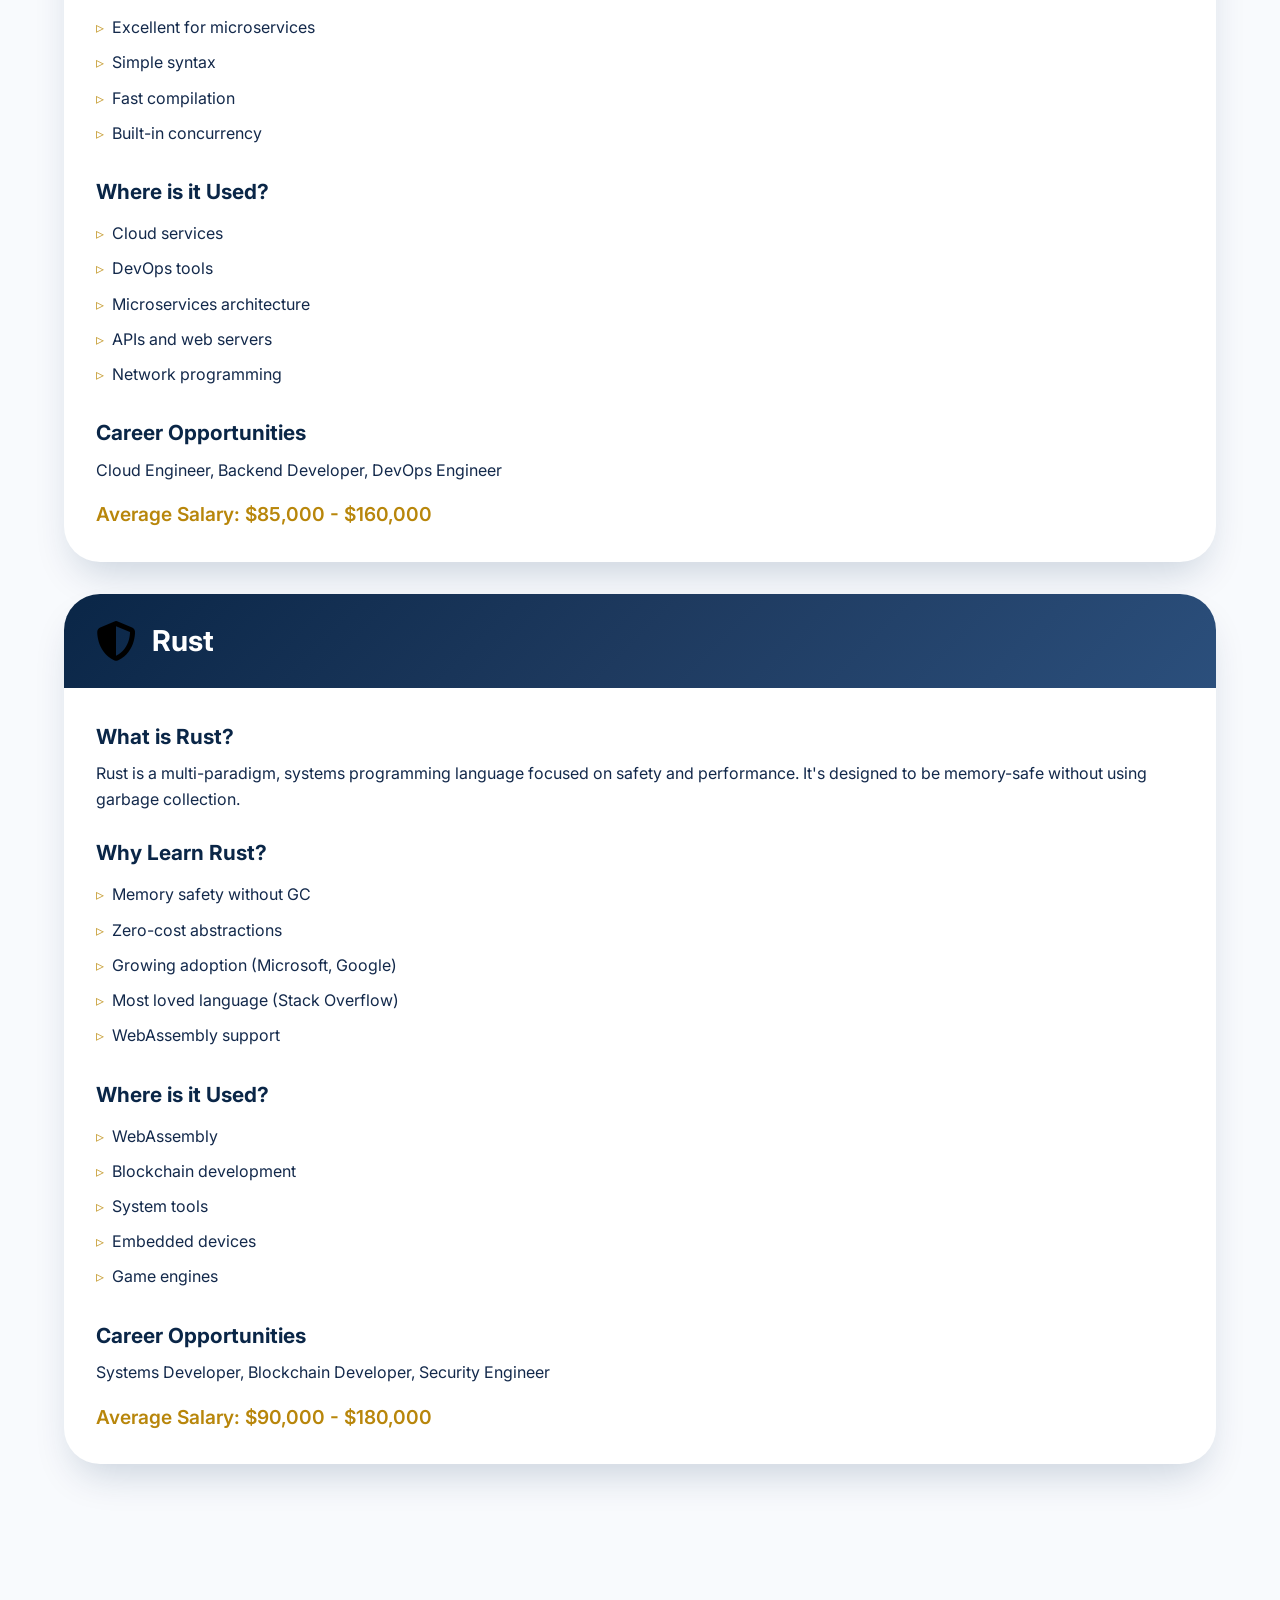
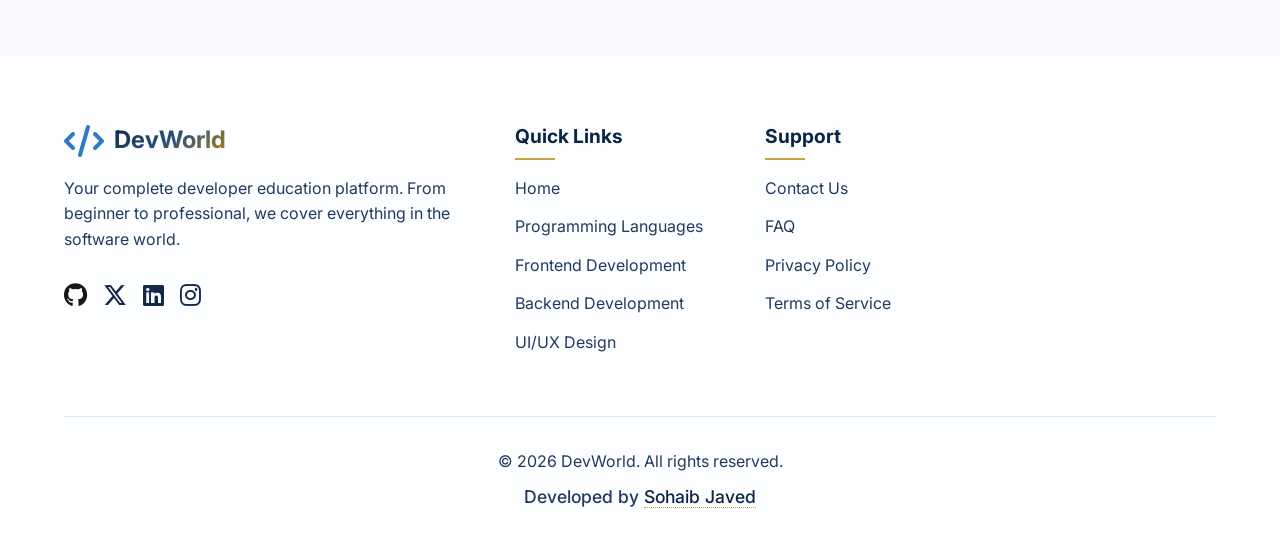
<file: pages/programming.html>
<!DOCTYPE html>
<html lang="en">
<head>
    <meta charset="UTF-8">
    <meta name="viewport" content="width=device-width, initial-scale=1.0">
    <title>Programming Languages - DevWorld</title>
    
    <!-- Fonts -->
    <link rel="preconnect" href="https://fonts.googleapis.com">
    <link rel="preconnect" href="https://fonts.gstatic.com" crossorigin>
    <link href="https://fonts.googleapis.com/css2?family=Inter:wght@300;400;500;600;700&family=Poppins:wght@300;400;500;600;700&display=swap" rel="stylesheet">
    <link rel="shortcut icon" href="../favicon.ico" type="image/x-icon">
    <!-- Font Awesome -->
    <link rel="stylesheet" href="https://cdnjs.cloudflare.com/ajax/libs/font-awesome/6.5.1/css/all.min.css">
    
    <!-- Custom CSS -->
    <link rel="stylesheet" href="../css/style.css">
</head>
<body>
    <!-- NAVBAR -->
    <nav class="navbar">
        <div class="nav-container">
            <div class="logo">
                <i class="fas fa-code"></i>
                <span>DevWorld</span>
            </div>
            
            <div class="hamburger">
                <i class="fas fa-bars"></i>
            </div>
            
            <ul class="nav-menu">
                <li><a href="../index.html">Home</a></li>
                <li><a href="programming.html" class="active">Programming</a></li>
                <li><a href="frontend.html">Frontend</a></li>
                <li><a href="backend.html">Backend</a></li>
                <li><a href="mobile.html">Mobile</a></li>
                <li><a href="uiux.html">UI/UX</a></li>
                <li><a href="deployment.html">Deployment</a></li>
                <li><a href="tools.html">Tools</a></li>
                <li><a href="roadmap.html">Roadmap</a></li>
                <li><a href="../index.html#resources">Resources</a></li>
                <li><a href="#contact">Contact</a></li>
            </ul>
        </div>
    </nav>

    <!-- PAGE HEADER -->
    <section class="page-header animated-bg">
        <div class="container">
            <h1 class="page-title">Programming Languages</h1>
            <p class="page-description">Master the languages that power the digital world. From web development to system programming.</p>
        </div>
    </section>

    <!-- PROGRAMMING LANGUAGES DETAILED SECTION -->
    <section class="section">
        <div class="container">
            <!-- HTML -->
            <div class="language-detailed-card">
                <div class="language-header">
                    <i class="fab fa-html5"></i>
                    <h2>HTML (HyperText Markup Language)</h2>
                </div>
                <div class="language-content">
                    <div class="language-info">
                        <h3>What is HTML?</h3>
                        <p>HTML is the standard markup language for creating web pages and web applications. It describes the structure of a web page semantically and originally included cues for the appearance of the document.</p>
                        
                        <h3>Why Learn HTML?</h3>
                        <ul>
                            <li>Foundation of all web development</li>
                            <li>Easiest language to start with</li>
                            <li>Essential for every developer</li>
                            <li>Works everywhere - browsers, emails, documents</li>
                            <li>Constant demand in job market</li>
                        </ul>
                        
                        <h3>Where is it Used?</h3>
                        <ul>
                            <li>Website structure and content</li>
                            <li>Email templates</li>
                            <li>Mobile apps (WebView)</li>
                            <li>PDF documents</li>
                            <li>E-books</li>
                        </ul>
                        
                        <h3>Career Opportunities</h3>
                        <p>Frontend Developer, Web Designer, Email Developer, Content Manager</p>
                        <p class="salary-range">Average Salary: $60,000 - $120,000</p>
                    </div>
                </div>
            </div>

            <!-- CSS -->
            <div class="language-detailed-card">
                <div class="language-header">
                    <i class="fab fa-css3-alt"></i>
                    <h2>CSS (Cascading Style Sheets)</h2>
                </div>
                <div class="language-content">
                    <div class="language-info">
                        <h3>What is CSS?</h3>
                        <p>CSS is a style sheet language used for describing the presentation of a document written in HTML. CSS describes how elements should be rendered on screen, paper, or in other media.</p>
                        
                        <h3>Why Learn CSS?</h3>
                        <ul>
                            <li>Control over visual appearance</li>
                            <li>Responsive design capabilities</li>
                            <li>Animations and interactions</li>
                            <li>Essential for modern web development</li>
                            <li>Highly creative and satisfying</li>
                        </ul>
                        
                        <h3>Where is it Used?</h3>
                        <ul>
                            <li>Website styling and layouts</li>
                            <li>Responsive mobile designs</li>
                            <li>Animations and transitions</li>
                            <li>Print stylesheets</li>
                            <li>Email styling</li>
                        </ul>
                        
                        <h3>Career Opportunities</h3>
                        <p>UI Developer, Frontend Engineer, Web Designer, CSS Specialist</p>
                        <p class="salary-range">Average Salary: $65,000 - $130,000</p>
                    </div>
                </div>
            </div>

            <!-- JavaScript -->
            <div class="language-detailed-card">
                <div class="language-header">
                    <i class="fab fa-js"></i>
                    <h2>JavaScript</h2>
                </div>
                <div class="language-content">
                    <div class="language-info">
                        <h3>What is JavaScript?</h3>
                        <p>JavaScript is a high-level, interpreted programming language that conforms to the ECMAScript specification. It enables interactive web pages and is an essential part of web applications.</p>
                        
                        <h3>Why Learn JavaScript?</h3>
                        <ul>
                            <li>Runs everywhere - browsers, servers, mobile</li>
                            <li>Largest ecosystem (npm)</li>
                            <li>High demand in job market</li>
                            <li>Versatile - frontend, backend, mobile</li>
                            <li>Constant evolution with new features</li>
                        </ul>
                        
                        <h3>Where is it Used?</h3>
                        <ul>
                            <li>Interactive web applications</li>
                            <li>Server-side (Node.js)</li>
                            <li>Mobile apps (React Native)</li>
                            <li>Desktop apps (Electron)</li>
                            <li>Game development</li>
                        </ul>
                        
                        <h3>Career Opportunities</h3>
                        <p>Frontend Developer, Backend Developer, Full Stack Developer, JavaScript Engineer</p>
                        <p class="salary-range">Average Salary: $70,000 - $150,000</p>
                    </div>
                </div>
            </div>

            <!-- TypeScript -->
            <div class="language-detailed-card">
                <div class="language-header">
                    <i class="fas fa-code"></i>
                    <h2>TypeScript</h2>
                </div>
                <div class="language-content">
                    <div class="language-info">
                        <h3>What is TypeScript?</h3>
                        <p>TypeScript is a strict syntactical superset of JavaScript that adds optional static typing. It's designed for large-scale applications and transcompiles to JavaScript.</p>
                        
                        <h3>Why Learn TypeScript?</h3>
                        <ul>
                            <li>Catch errors at compile time</li>
                            <li>Better IDE support and autocompletion</li>
                            <li>Easier refactoring and maintenance</li>
                            <li>Industry standard for large projects</li>
                            <li>Gradual adoption possible</li>
                        </ul>
                        
                        <h3>Where is it Used?</h3>
                        <ul>
                            <li>Large-scale web applications</li>
                            <li>Enterprise software</li>
                            <li>Angular applications</li>
                            <li>React with TypeScript</li>
                            <li>Node.js backend</li>
                        </ul>
                        
                        <h3>Career Opportunities</h3>
                        <p>Senior Frontend Developer, Full Stack Developer, Technical Lead</p>
                        <p class="salary-range">Average Salary: $90,000 - $160,000</p>
                    </div>
                </div>
            </div>

            <!-- Python -->
            <div class="language-detailed-card">
                <div class="language-header">
                    <i class="fab fa-python"></i>
                    <h2>Python</h2>
                </div>
                <div class="language-content">
                    <div class="language-info">
                        <h3>What is Python?</h3>
                        <p>Python is an interpreted, high-level, general-purpose programming language. Created by Guido van Rossum, it emphasizes code readability with its notable use of significant whitespace.</p>
                        
                        <h3>Why Learn Python?</h3>
                        <ul>
                            <li>Easy to learn and read</li>
                            <li>Huge standard library</li>
                            <li>Dominant in AI and data science</li>
                            <li>Great for automation</li>
                            <li>Large community support</li>
                        </ul>
                        
                        <h3>Where is it Used?</h3>
                        <ul>
                            <li>Web development (Django, Flask)</li>
                            <li>Data science and machine learning</li>
                            <li>Artificial Intelligence</li>
                            <li>Automation scripts</li>
                            <li>Scientific computing</li>
                        </ul>
                        
                        <h3>Career Opportunities</h3>
                        <p>Data Scientist, Backend Developer, ML Engineer, DevOps Engineer</p>
                        <p class="salary-range">Average Salary: $80,000 - $170,000</p>
                    </div>
                </div>
            </div>

            <!-- Java -->
            <div class="language-detailed-card">
                <div class="language-header">
                    <i class="fab fa-java"></i>
                    <h2>Java</h2>
                </div>
                <div class="language-content">
                    <div class="language-info">
                        <h3>What is Java?</h3>
                        <p>Java is a class-based, object-oriented programming language designed to have as few implementation dependencies as possible. It's one of the most popular programming languages in use.</p>
                        
                        <h3>Why Learn Java?</h3>
                        <ul>
                            <li>Used by 90% of Fortune 500 companies</li>
                            <li>Excellent job security</li>
                            <li>Runs on billions of devices</li>
                            <li>Strong typing and reliability</li>
                            <li>Mature ecosystem</li>
                        </ul>
                        
                        <h3>Where is it Used?</h3>
                        <ul>
                            <li>Android app development</li>
                            <li>Enterprise applications</li>
                            <li>Banking systems</li>
                            <li>Big data technologies</li>
                            <li>Web applications</li>
                        </ul>
                        
                        <h3>Career Opportunities</h3>
                        <p>Android Developer, Enterprise Developer, Backend Engineer</p>
                        <p class="salary-range">Average Salary: $75,000 - $140,000</p>
                    </div>
                </div>
            </div>

            <!-- C++ -->
            <div class="language-detailed-card">
                <div class="language-header">
                    <i class="fas fa-copyright"></i>
                    <h2>C++</h2>
                </div>
                <div class="language-content">
                    <div class="language-info">
                        <h3>What is C++?</h3>
                        <p>C++ is a cross-platform language that can be used to create high-performance applications. It gives programmers a high level of control over system resources and memory.</p>
                        
                        <h3>Why Learn C++?</h3>
                        <ul>
                            <li>Deep understanding of memory management</li>
                            <li>Game development standard</li>
                            <li>Ultra-fast execution</li>
                            <li>Systems programming</li>
                            <li>High-performance computing</li>
                        </ul>
                        
                        <h3>Where is it Used?</h3>
                        <ul>
                            <li>Game development (Unreal Engine)</li>
                            <li>Operating systems</li>
                            <li>Web browsers</li>
                            <li>Embedded systems</li>
                            <li>Financial systems</li>
                        </ul>
                        
                        <h3>Career Opportunities</h3>
                        <p>Game Developer, Systems Engineer, Embedded Developer</p>
                        <p class="salary-range">Average Salary: $70,000 - $150,000</p>
                    </div>
                </div>
            </div>

            <!-- C# -->
            <div class="language-detailed-card">
                <div class="language-header">
                    <i class="fas fa-hashtag"></i>
                    <h2>C#</h2>
                </div>
                <div class="language-content">
                    <div class="language-info">
                        <h3>What is C#?</h3>
                        <p>C# is a modern, object-oriented programming language developed by Microsoft. It's designed for building applications that run on the .NET Framework.</p>
                        
                        <h3>Why Learn C#?</h3>
                        <ul>
                            <li>Unity game development</li>
                            <li>Windows applications</li>
                            <li>Enterprise development</li>
                            <li>Strong typing and safety</li>
                            <li>Excellent tooling (Visual Studio)</li>
                        </ul>
                        
                        <h3>Where is it Used?</h3>
                        <ul>
                            <li>Game development (Unity)</li>
                            <li>Desktop applications</li>
                            <li>Web services (ASP.NET)</li>
                            <li>VR/AR applications</li>
                            <li>Enterprise software</li>
                        </ul>
                        
                        <h3>Career Opportunities</h3>
                        <p>Unity Developer, .NET Developer, Backend Engineer</p>
                        <p class="salary-range">Average Salary: $65,000 - $130,000</p>
                    </div>
                </div>
            </div>

            <!-- Go -->
            <div class="language-detailed-card">
                <div class="language-header">
                    <i class="fab fa-golang"></i>
                    <h2>Go (Golang)</h2>
                </div>
                <div class="language-content">
                    <div class="language-info">
                        <h3>What is Go?</h3>
                        <p>Go is a statically typed, compiled programming language designed at Google. It's syntactically similar to C but with memory safety, garbage collection, and structural typing.</p>
                        
                        <h3>Why Learn Go?</h3>
                        <ul>
                            <li>Modern cloud infrastructure standard</li>
                            <li>Excellent for microservices</li>
                            <li>Simple syntax</li>
                            <li>Fast compilation</li>
                            <li>Built-in concurrency</li>
                        </ul>
                        
                        <h3>Where is it Used?</h3>
                        <ul>
                            <li>Cloud services</li>
                            <li>DevOps tools</li>
                            <li>Microservices architecture</li>
                            <li>APIs and web servers</li>
                            <li>Network programming</li>
                        </ul>
                        
                        <h3>Career Opportunities</h3>
                        <p>Cloud Engineer, Backend Developer, DevOps Engineer</p>
                        <p class="salary-range">Average Salary: $85,000 - $160,000</p>
                    </div>
                </div>
            </div>

            <!-- Rust -->
            <div class="language-detailed-card">
                <div class="language-header">
                    <i class="fas fa-shield-alt"></i>
                    <h2>Rust</h2>
                </div>
                <div class="language-content">
                    <div class="language-info">
                        <h3>What is Rust?</h3>
                        <p>Rust is a multi-paradigm, systems programming language focused on safety and performance. It's designed to be memory-safe without using garbage collection.</p>
                        
                        <h3>Why Learn Rust?</h3>
                        <ul>
                            <li>Memory safety without GC</li>
                            <li>Zero-cost abstractions</li>
                            <li>Growing adoption (Microsoft, Google)</li>
                            <li>Most loved language (Stack Overflow)</li>
                            <li>WebAssembly support</li>
                        </ul>
                        
                        <h3>Where is it Used?</h3>
                        <ul>
                            <li>WebAssembly</li>
                            <li>Blockchain development</li>
                            <li>System tools</li>
                            <li>Embedded devices</li>
                            <li>Game engines</li>
                        </ul>
                        
                        <h3>Career Opportunities</h3>
                        <p>Systems Developer, Blockchain Developer, Security Engineer</p>
                        <p class="salary-range">Average Salary: $90,000 - $180,000</p>
                    </div>
                </div>
            </div>
        </div>
    </section>

  
     <!-- FOOTER -->
    <footer id="contact">
        <div class="container">
            <div class="footer-content">
                <div class="footer-section">
                    <div class="logo">
                        <i class="fas fa-code"></i>
                      <span>DevWorld</span>
                    </div>
                    <p>Your complete developer education platform. From beginner to professional, we cover everything in the software world.</p>
                      <div class="social-links">
              <a href="https://github.com/sohaib-javed12" target="_blank"
                ><i class="fab fa-github"></i
              ></a>
              <a href="https://x.com/Sohaib__Qayoumi" target="_blank">
                <i class="fa-brands fa-x-twitter"></i>
              </a>
              <a href="https://www.linkedin.com/in/sohaib-javed-7027313b0/"
                ><i class="fab fa-linkedin"></i
              ></a>
              <a href="https://www.instagram.com/mr_jalazai45"
                ><i class="fab fa-instagram"></i
              ></a>
            </div>
          </div>

                
                <div class="footer-section">
                    <h4>Quick Links</h4>
                    <ul>
                        <li><a href="../index.html">Home</a></li>
                        <li><a href="programming.html">Programming Languages</a></li>
                        <li><a href="frontend.html">Frontend Development</a></li>
                        <li><a href="backend.html">Backend Development</a></li>
                        <li><a href="uiux.html">UI/UX Design</a></li>
                    </ul>
                </div>
                
                <div class="footer-section">
                    <h4>Support</h4>
                    <ul>
                        <li><a href="#">Contact Us</a></li>
                        <li><a href="#">FAQ</a></li>
                        <li><a href="#">Privacy Policy</a></li>
                        <li><a href="#">Terms of Service</a></li>
                    </ul>
                </div>
            </div>
            
            <div class="footer-bottom">
                <p>&copy; 2026 DevWorld. All rights reserved.</p>
                <p class="developer-credit">
                    Developed by <a href="https://sohaibjaved.vercel.app/" target="_blank">Sohaib Javed</a>
                </p>
            </div>
        </div>
    </footer>

    <script src="../js/script.js"></script>
</body>
</html>
</file>
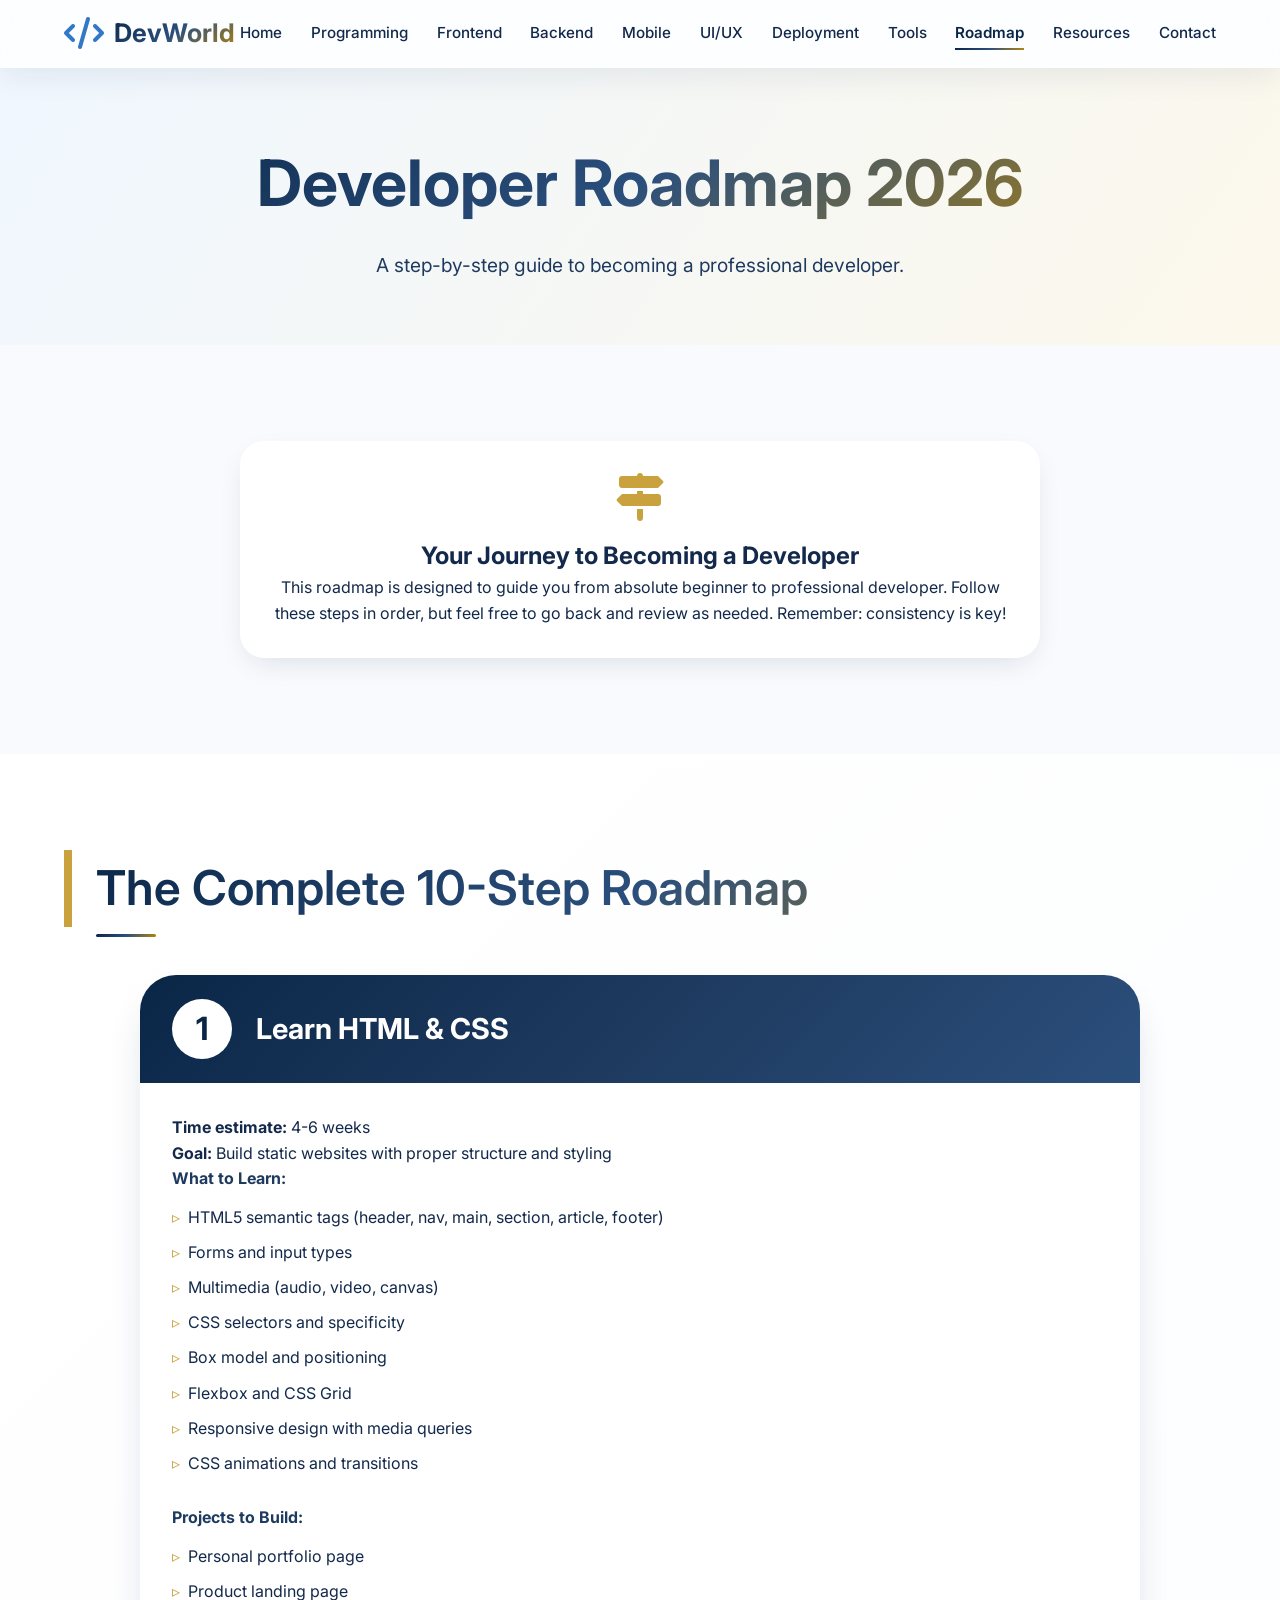
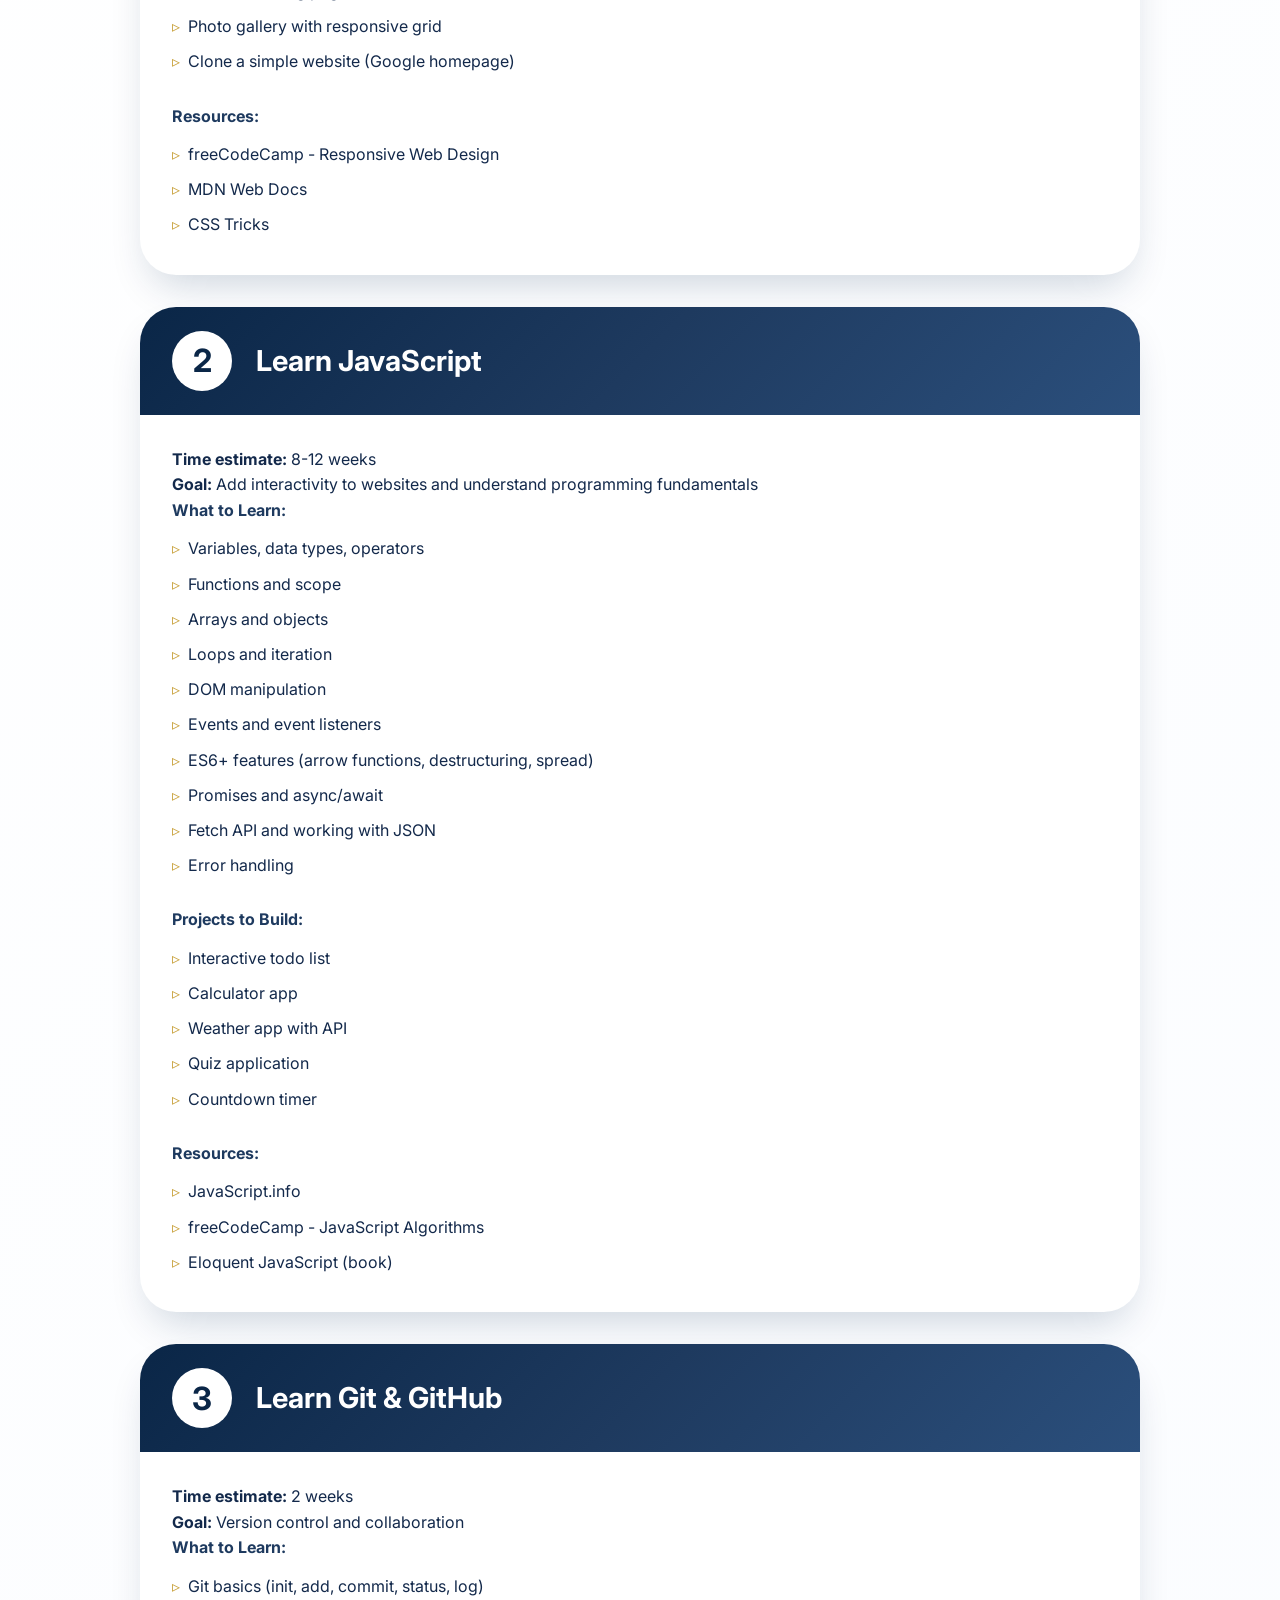
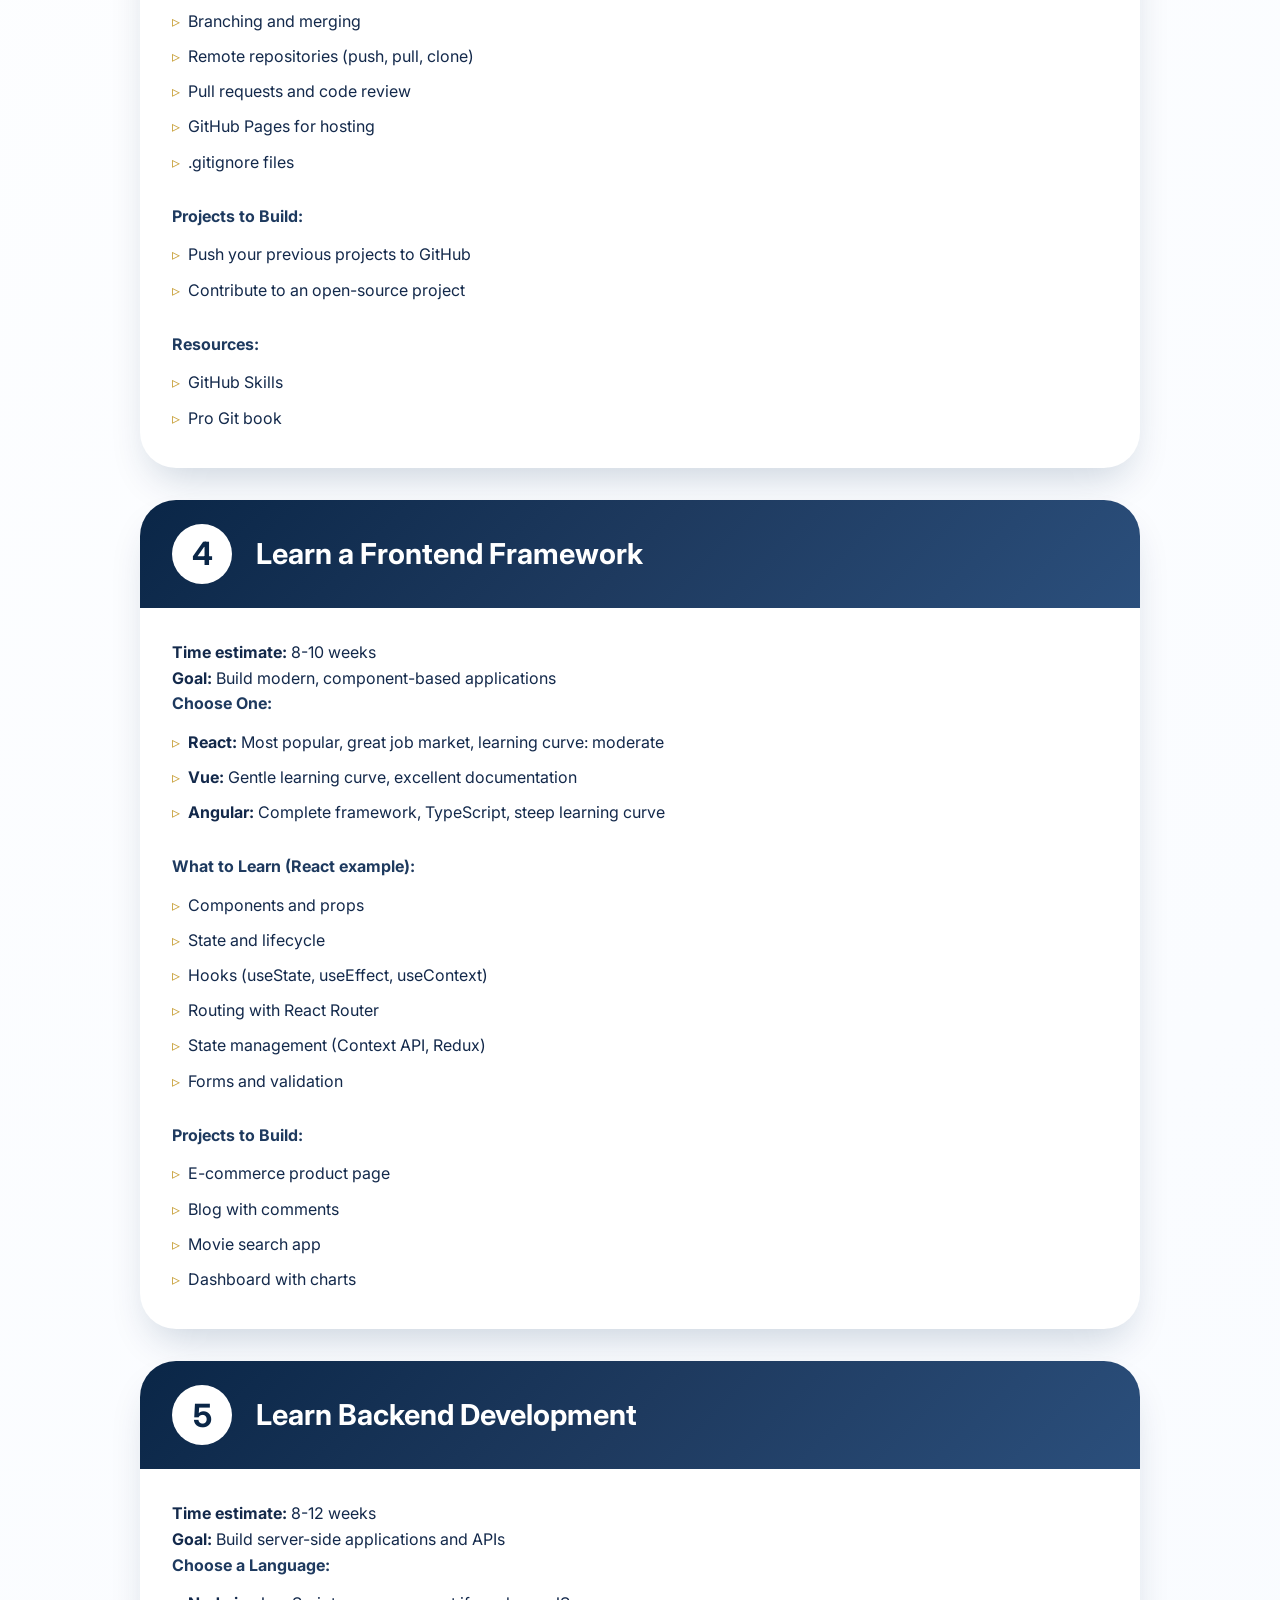
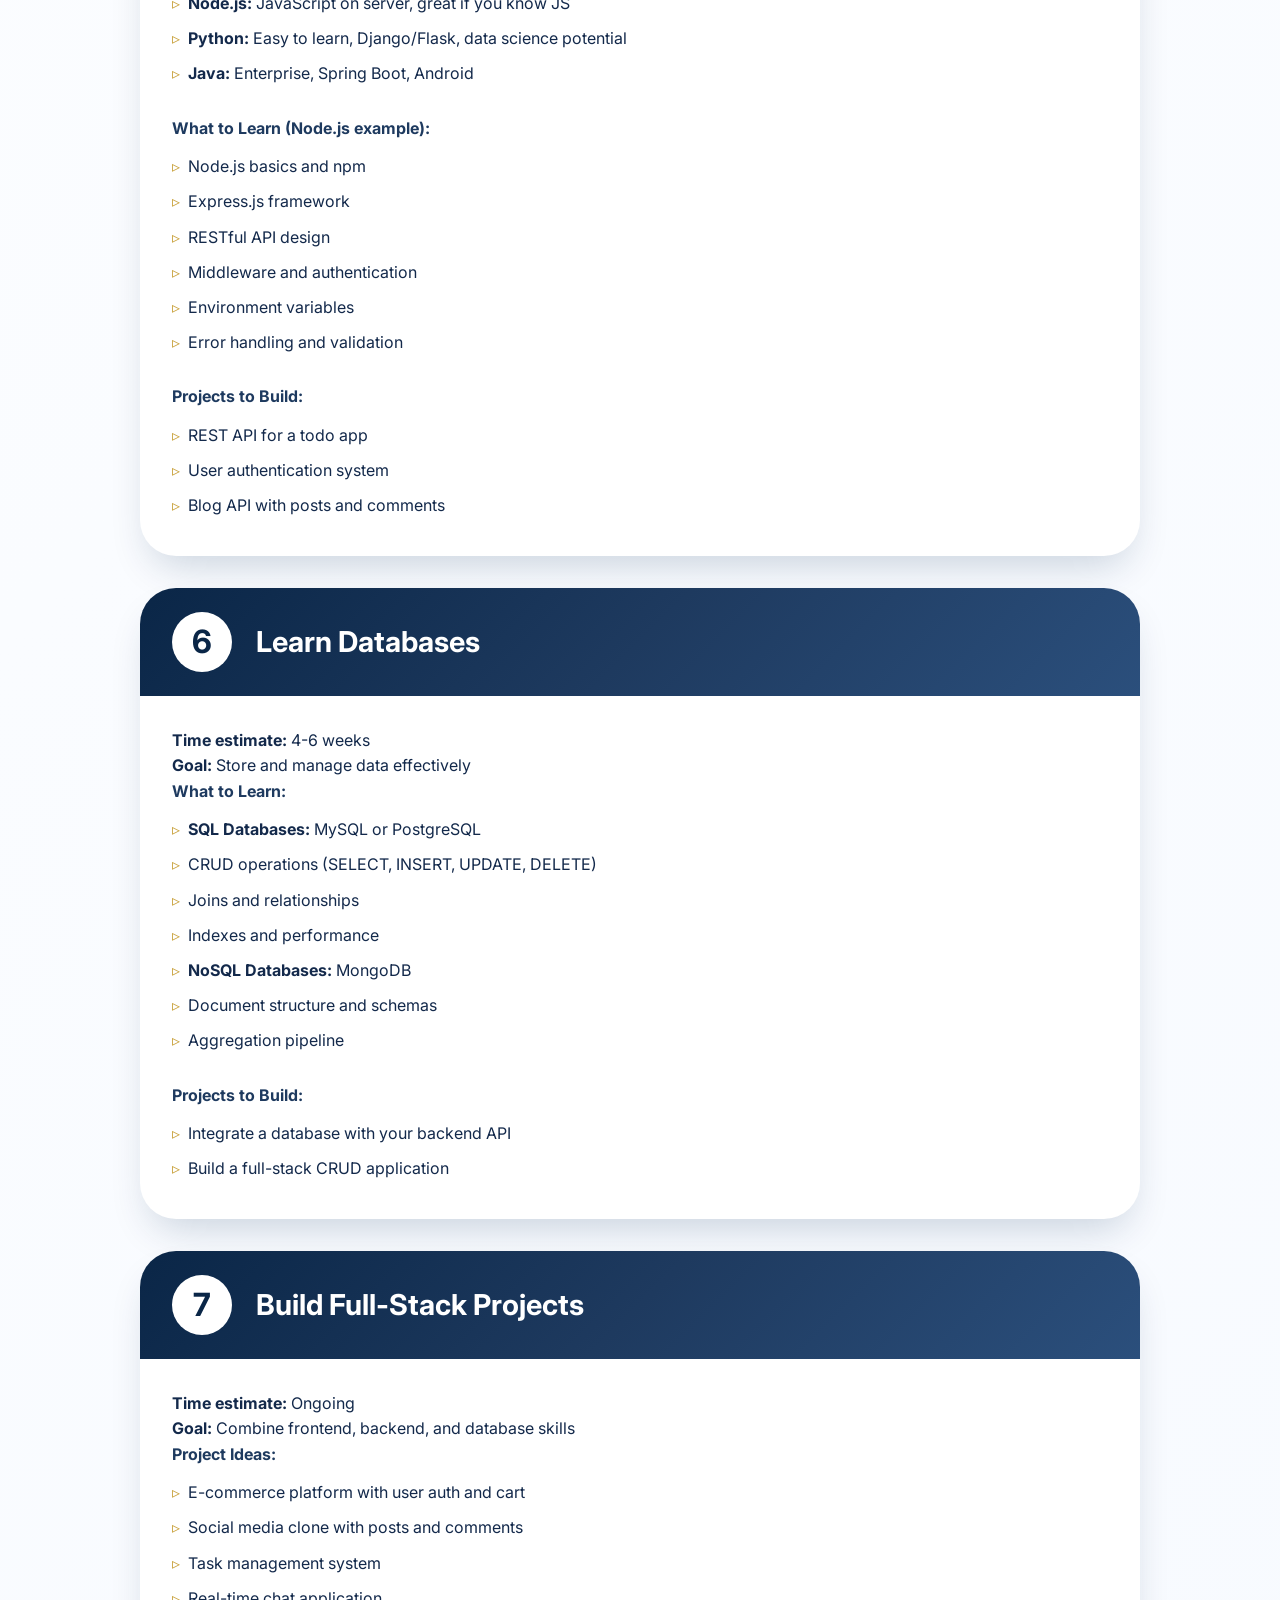
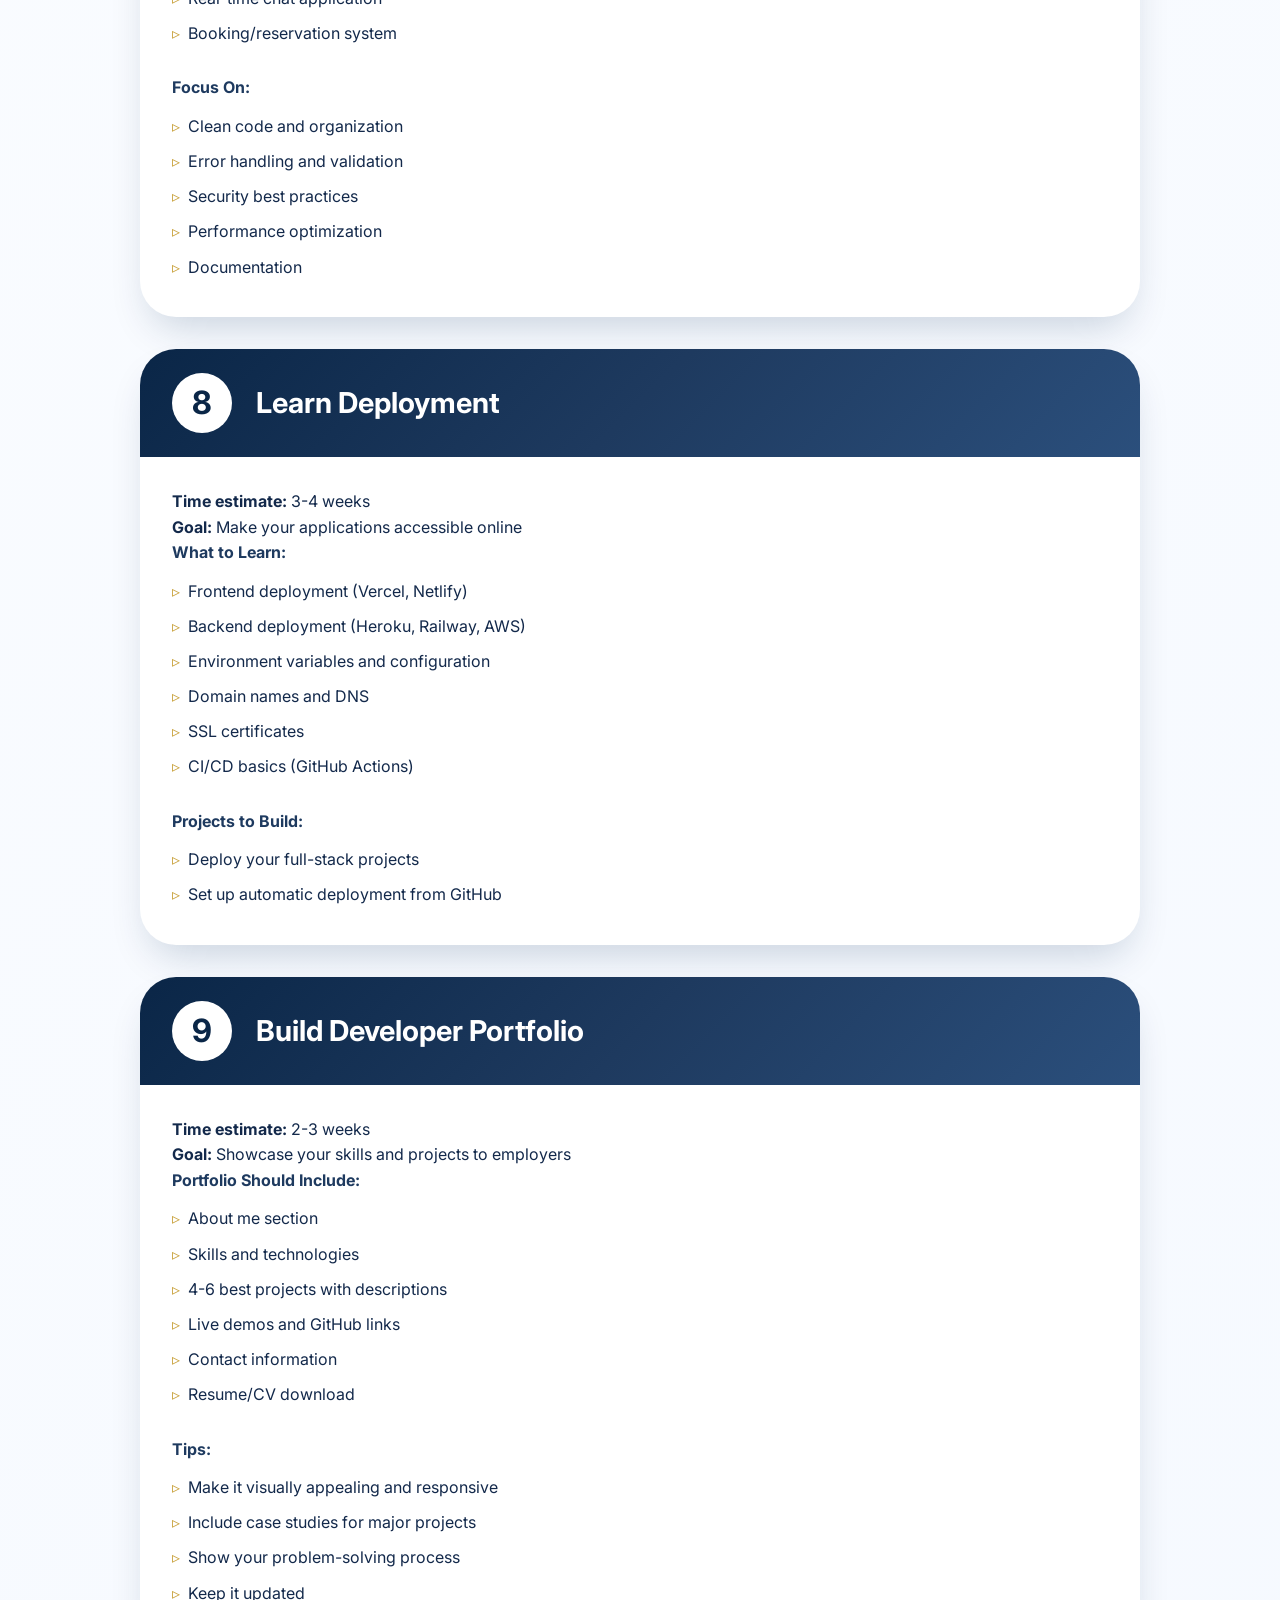
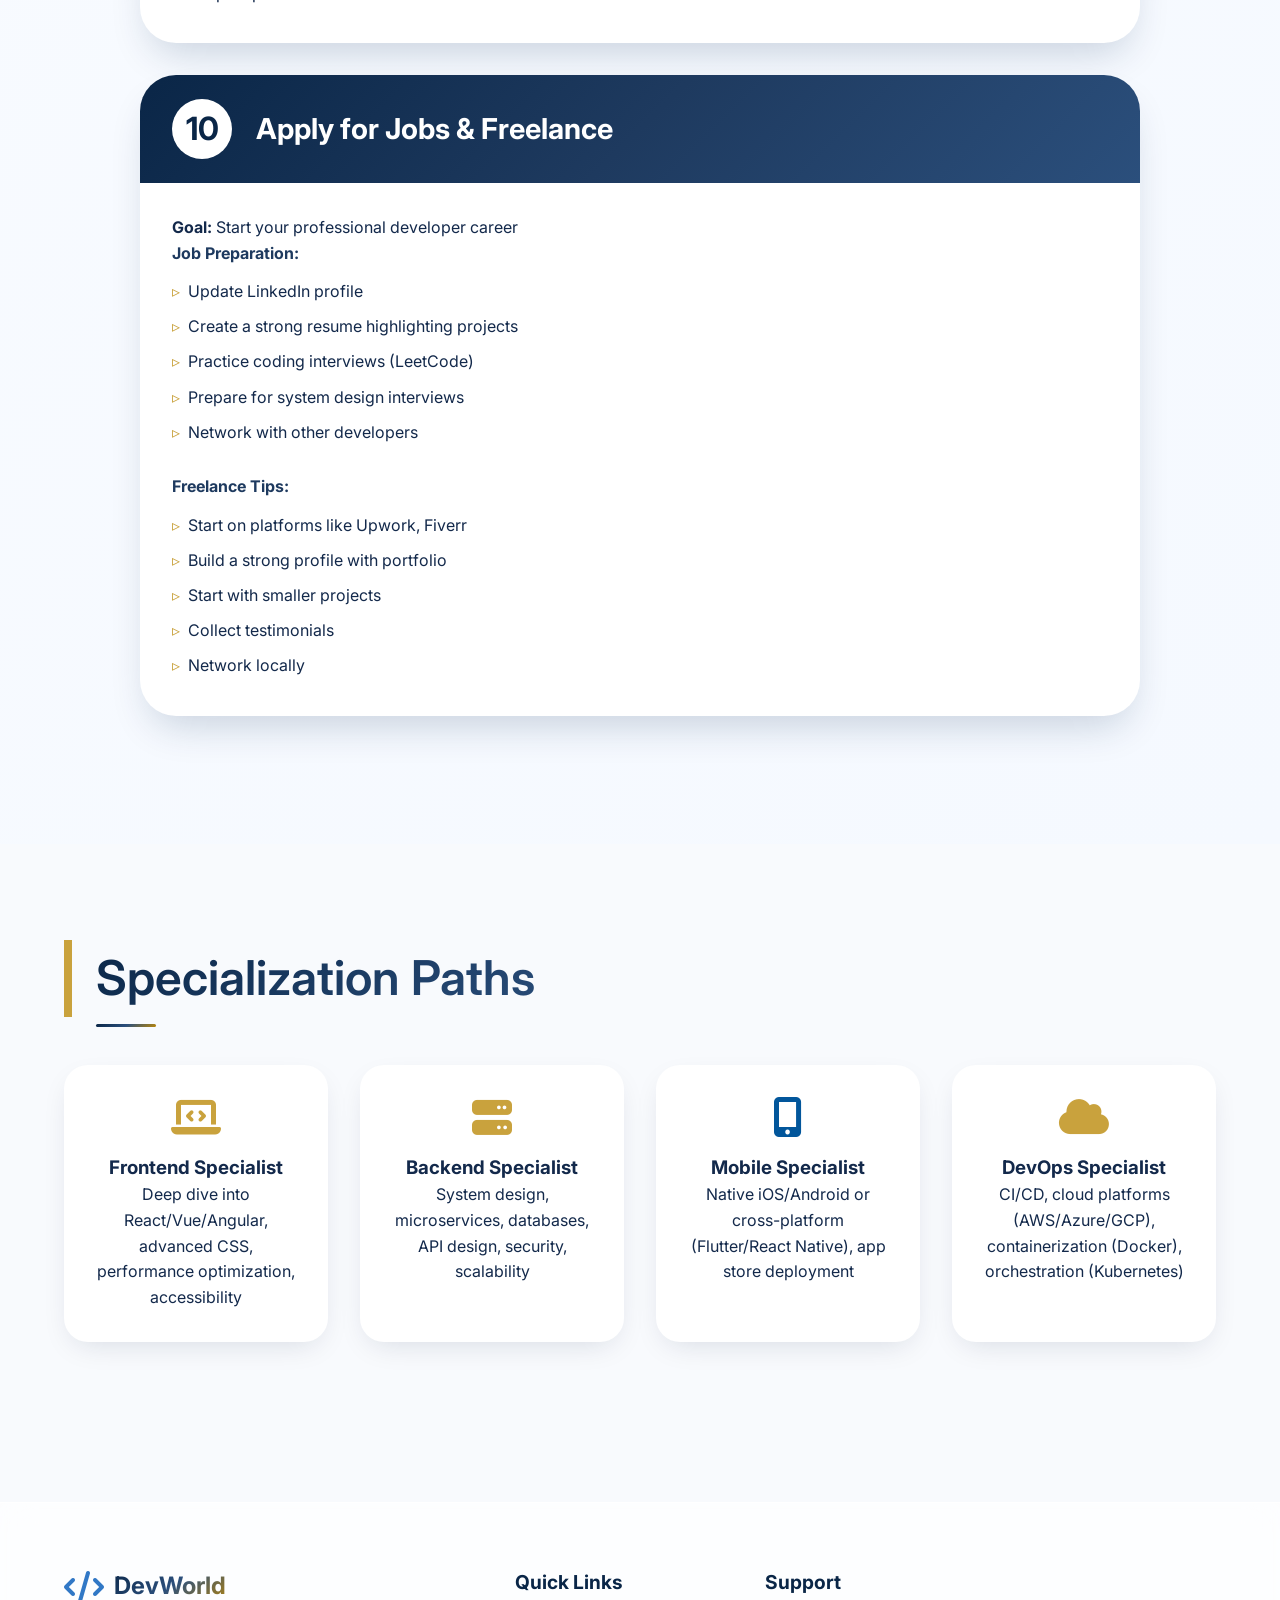
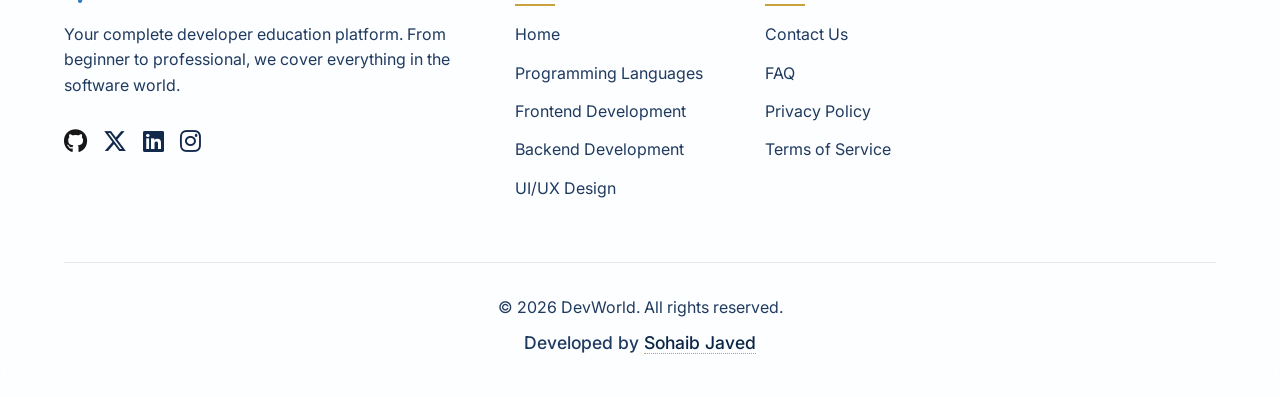
<file: pages/roadmap.html>
<!doctype html>
<html lang="en">
  <head>
    <meta charset="UTF-8" />
    <meta name="viewport" content="width=device-width, initial-scale=1.0" />
    <title>Developer Roadmap - DevWorld</title>

    <!-- Fonts -->
    <link rel="preconnect" href="https://fonts.googleapis.com" />
    <link rel="preconnect" href="https://fonts.gstatic.com" crossorigin />
    <link
      href="https://fonts.googleapis.com/css2?family=Inter:wght@300;400;500;600;700&family=Poppins:wght@300;400;500;600;700&display=swap"
      rel="stylesheet"
    />
    <link rel="shortcut icon" href="../favicon.ico" type="image/x-icon" />
    <!-- Font Awesome -->
    <link
      rel="stylesheet"
      href="https://cdnjs.cloudflare.com/ajax/libs/font-awesome/6.5.1/css/all.min.css"
    />

    <!-- Custom CSS -->
    <link rel="stylesheet" href="../css/style.css" />
  </head>
  <body>
    <!-- NAVBAR -->
    <nav class="navbar">
      <div class="nav-container">
        <div class="logo">
          <i class="fas fa-code"></i>
          <span>DevWorld</span>
        </div>

        <div class="hamburger">
          <i class="fas fa-bars"></i>
        </div>

        <ul class="nav-menu">
          <li><a href="../index.html">Home</a></li>
          <li><a href="programming.html">Programming</a></li>
          <li><a href="frontend.html">Frontend</a></li>
          <li><a href="backend.html">Backend</a></li>
          <li><a href="mobile.html">Mobile</a></li>
          <li><a href="uiux.html">UI/UX</a></li>
          <li><a href="deployment.html">Deployment</a></li>
          <li><a href="tools.html">Tools</a></li>
          <li><a href="roadmap.html" class="active">Roadmap</a></li>
          <li><a href="../index.html#resources">Resources</a></li>
          <li><a href="#contact">Contact</a></li>
        </ul>
      </div>
    </nav>

    <!-- PAGE HEADER -->
    <section class="page-header animated-bg">
      <div class="container">
        <h1 class="page-title">Developer Roadmap 2026</h1>
        <p class="page-description">
          A step-by-step guide to becoming a professional developer.
        </p>
      </div>
    </section>

    <!-- INTRODUCTION -->
    <section class="section">
      <div class="container">
        <div class="intro-card">
          <i class="fas fa-map-signs"></i>
          <h2>Your Journey to Becoming a Developer</h2>
          <p>
            This roadmap is designed to guide you from absolute beginner to
            professional developer. Follow these steps in order, but feel free
            to go back and review as needed. Remember: consistency is key!
          </p>
        </div>
      </div>
    </section>

    <!-- DETAILED ROADMAP -->
    <section class="section bg-light">
      <div class="container">
        <h2 class="section-title">The Complete 10-Step Roadmap</h2>

        <div class="roadmap-detailed">
          <!-- Step 1 -->
          <div class="roadmap-detailed-step">
            <div class="step-header">
              <div class="step-number-large">1</div>
              <h3>Learn HTML & CSS</h3>
            </div>
            <div class="step-body">
              <p><strong>Time estimate:</strong> 4-6 weeks</p>
              <p>
                <strong>Goal:</strong> Build static websites with proper
                structure and styling
              </p>

              <h4>What to Learn:</h4>
              <ul>
                <li>
                  HTML5 semantic tags (header, nav, main, section, article,
                  footer)
                </li>
                <li>Forms and input types</li>
                <li>Multimedia (audio, video, canvas)</li>
                <li>CSS selectors and specificity</li>
                <li>Box model and positioning</li>
                <li>Flexbox and CSS Grid</li>
                <li>Responsive design with media queries</li>
                <li>CSS animations and transitions</li>
              </ul>

              <h4>Projects to Build:</h4>
              <ul>
                <li>Personal portfolio page</li>
                <li>Product landing page</li>
                <li>Photo gallery with responsive grid</li>
                <li>Clone a simple website (Google homepage)</li>
              </ul>

              <h4>Resources:</h4>
              <ul>
                <li>freeCodeCamp - Responsive Web Design</li>
                <li>MDN Web Docs</li>
                <li>CSS Tricks</li>
              </ul>
            </div>
          </div>

          <!-- Step 2 -->
          <div class="roadmap-detailed-step">
            <div class="step-header">
              <div class="step-number-large">2</div>
              <h3>Learn JavaScript</h3>
            </div>
            <div class="step-body">
              <p><strong>Time estimate:</strong> 8-12 weeks</p>
              <p>
                <strong>Goal:</strong> Add interactivity to websites and
                understand programming fundamentals
              </p>

              <h4>What to Learn:</h4>
              <ul>
                <li>Variables, data types, operators</li>
                <li>Functions and scope</li>
                <li>Arrays and objects</li>
                <li>Loops and iteration</li>
                <li>DOM manipulation</li>
                <li>Events and event listeners</li>
                <li>ES6+ features (arrow functions, destructuring, spread)</li>
                <li>Promises and async/await</li>
                <li>Fetch API and working with JSON</li>
                <li>Error handling</li>
              </ul>

              <h4>Projects to Build:</h4>
              <ul>
                <li>Interactive todo list</li>
                <li>Calculator app</li>
                <li>Weather app with API</li>
                <li>Quiz application</li>
                <li>Countdown timer</li>
              </ul>

              <h4>Resources:</h4>
              <ul>
                <li>JavaScript.info</li>
                <li>freeCodeCamp - JavaScript Algorithms</li>
                <li>Eloquent JavaScript (book)</li>
              </ul>
            </div>
          </div>

          <!-- Step 3 -->
          <div class="roadmap-detailed-step">
            <div class="step-header">
              <div class="step-number-large">3</div>
              <h3>Learn Git & GitHub</h3>
            </div>
            <div class="step-body">
              <p><strong>Time estimate:</strong> 2 weeks</p>
              <p><strong>Goal:</strong> Version control and collaboration</p>

              <h4>What to Learn:</h4>
              <ul>
                <li>Git basics (init, add, commit, status, log)</li>
                <li>Branching and merging</li>
                <li>Remote repositories (push, pull, clone)</li>
                <li>Pull requests and code review</li>
                <li>GitHub Pages for hosting</li>
                <li>.gitignore files</li>
              </ul>

              <h4>Projects to Build:</h4>
              <ul>
                <li>Push your previous projects to GitHub</li>
                <li>Contribute to an open-source project</li>
              </ul>

              <h4>Resources:</h4>
              <ul>
                <li>GitHub Skills</li>
                <li>Pro Git book</li>
              </ul>
            </div>
          </div>

          <!-- Step 4 -->
          <div class="roadmap-detailed-step">
            <div class="step-header">
              <div class="step-number-large">4</div>
              <h3>Learn a Frontend Framework</h3>
            </div>
            <div class="step-body">
              <p><strong>Time estimate:</strong> 8-10 weeks</p>
              <p>
                <strong>Goal:</strong> Build modern, component-based
                applications
              </p>

              <h4>Choose One:</h4>
              <ul>
                <li>
                  <strong>React:</strong> Most popular, great job market,
                  learning curve: moderate
                </li>
                <li>
                  <strong>Vue:</strong> Gentle learning curve, excellent
                  documentation
                </li>
                <li>
                  <strong>Angular:</strong> Complete framework, TypeScript,
                  steep learning curve
                </li>
              </ul>

              <h4>What to Learn (React example):</h4>
              <ul>
                <li>Components and props</li>
                <li>State and lifecycle</li>
                <li>Hooks (useState, useEffect, useContext)</li>
                <li>Routing with React Router</li>
                <li>State management (Context API, Redux)</li>
                <li>Forms and validation</li>
              </ul>

              <h4>Projects to Build:</h4>
              <ul>
                <li>E-commerce product page</li>
                <li>Blog with comments</li>
                <li>Movie search app</li>
                <li>Dashboard with charts</li>
              </ul>
            </div>
          </div>

          <!-- Step 5 -->
          <div class="roadmap-detailed-step">
            <div class="step-header">
              <div class="step-number-large">5</div>
              <h3>Learn Backend Development</h3>
            </div>
            <div class="step-body">
              <p><strong>Time estimate:</strong> 8-12 weeks</p>
              <p>
                <strong>Goal:</strong> Build server-side applications and APIs
              </p>

              <h4>Choose a Language:</h4>
              <ul>
                <li>
                  <strong>Node.js:</strong> JavaScript on server, great if you
                  know JS
                </li>
                <li>
                  <strong>Python:</strong> Easy to learn, Django/Flask, data
                  science potential
                </li>
                <li><strong>Java:</strong> Enterprise, Spring Boot, Android</li>
              </ul>

              <h4>What to Learn (Node.js example):</h4>
              <ul>
                <li>Node.js basics and npm</li>
                <li>Express.js framework</li>
                <li>RESTful API design</li>
                <li>Middleware and authentication</li>
                <li>Environment variables</li>
                <li>Error handling and validation</li>
              </ul>

              <h4>Projects to Build:</h4>
              <ul>
                <li>REST API for a todo app</li>
                <li>User authentication system</li>
                <li>Blog API with posts and comments</li>
              </ul>
            </div>
          </div>

          <!-- Step 6 -->
          <div class="roadmap-detailed-step">
            <div class="step-header">
              <div class="step-number-large">6</div>
              <h3>Learn Databases</h3>
            </div>
            <div class="step-body">
              <p><strong>Time estimate:</strong> 4-6 weeks</p>
              <p><strong>Goal:</strong> Store and manage data effectively</p>

              <h4>What to Learn:</h4>
              <ul>
                <li><strong>SQL Databases:</strong> MySQL or PostgreSQL</li>
                <li>CRUD operations (SELECT, INSERT, UPDATE, DELETE)</li>
                <li>Joins and relationships</li>
                <li>Indexes and performance</li>
                <li><strong>NoSQL Databases:</strong> MongoDB</li>
                <li>Document structure and schemas</li>
                <li>Aggregation pipeline</li>
              </ul>

              <h4>Projects to Build:</h4>
              <ul>
                <li>Integrate a database with your backend API</li>
                <li>Build a full-stack CRUD application</li>
              </ul>
            </div>
          </div>

          <!-- Step 7 -->
          <div class="roadmap-detailed-step">
            <div class="step-header">
              <div class="step-number-large">7</div>
              <h3>Build Full-Stack Projects</h3>
            </div>
            <div class="step-body">
              <p><strong>Time estimate:</strong> Ongoing</p>
              <p>
                <strong>Goal:</strong> Combine frontend, backend, and database
                skills
              </p>

              <h4>Project Ideas:</h4>
              <ul>
                <li>E-commerce platform with user auth and cart</li>
                <li>Social media clone with posts and comments</li>
                <li>Task management system</li>
                <li>Real-time chat application</li>
                <li>Booking/reservation system</li>
              </ul>

              <h4>Focus On:</h4>
              <ul>
                <li>Clean code and organization</li>
                <li>Error handling and validation</li>
                <li>Security best practices</li>
                <li>Performance optimization</li>
                <li>Documentation</li>
              </ul>
            </div>
          </div>

          <!-- Step 8 -->
          <div class="roadmap-detailed-step">
            <div class="step-header">
              <div class="step-number-large">8</div>
              <h3>Learn Deployment</h3>
            </div>
            <div class="step-body">
              <p><strong>Time estimate:</strong> 3-4 weeks</p>
              <p>
                <strong>Goal:</strong> Make your applications accessible online
              </p>

              <h4>What to Learn:</h4>
              <ul>
                <li>Frontend deployment (Vercel, Netlify)</li>
                <li>Backend deployment (Heroku, Railway, AWS)</li>
                <li>Environment variables and configuration</li>
                <li>Domain names and DNS</li>
                <li>SSL certificates</li>
                <li>CI/CD basics (GitHub Actions)</li>
              </ul>

              <h4>Projects to Build:</h4>
              <ul>
                <li>Deploy your full-stack projects</li>
                <li>Set up automatic deployment from GitHub</li>
              </ul>
            </div>
          </div>

          <!-- Step 9 -->
          <div class="roadmap-detailed-step">
            <div class="step-header">
              <div class="step-number-large">9</div>
              <h3>Build Developer Portfolio</h3>
            </div>
            <div class="step-body">
              <p><strong>Time estimate:</strong> 2-3 weeks</p>
              <p>
                <strong>Goal:</strong> Showcase your skills and projects to
                employers
              </p>

              <h4>Portfolio Should Include:</h4>
              <ul>
                <li>About me section</li>
                <li>Skills and technologies</li>
                <li>4-6 best projects with descriptions</li>
                <li>Live demos and GitHub links</li>
                <li>Contact information</li>
                <li>Resume/CV download</li>
              </ul>

              <h4>Tips:</h4>
              <ul>
                <li>Make it visually appealing and responsive</li>
                <li>Include case studies for major projects</li>
                <li>Show your problem-solving process</li>
                <li>Keep it updated</li>
              </ul>
            </div>
          </div>

          <!-- Step 10 -->
          <div class="roadmap-detailed-step">
            <div class="step-header">
              <div class="step-number-large">10</div>
              <h3>Apply for Jobs & Freelance</h3>
            </div>
            <div class="step-body">
              <p>
                <strong>Goal:</strong> Start your professional developer career
              </p>

              <h4>Job Preparation:</h4>
              <ul>
                <li>Update LinkedIn profile</li>
                <li>Create a strong resume highlighting projects</li>
                <li>Practice coding interviews (LeetCode)</li>
                <li>Prepare for system design interviews</li>
                <li>Network with other developers</li>
              </ul>

              <h4>Freelance Tips:</h4>
              <ul>
                <li>Start on platforms like Upwork, Fiverr</li>
                <li>Build a strong profile with portfolio</li>
                <li>Start with smaller projects</li>
                <li>Collect testimonials</li>
                <li>Network locally</li>
              </ul>
            </div>
          </div>
        </div>
      </div>
    </section>

    <!-- SPECIALIZATION PATHS -->
    <section class="section">
      <div class="container">
        <h2 class="section-title">Specialization Paths</h2>

        <div class="specialization-grid">
          <div class="specialization-card">
            <i class="fas fa-laptop-code"></i>
            <h3>Frontend Specialist</h3>
            <p>
              Deep dive into React/Vue/Angular, advanced CSS, performance
              optimization, accessibility
            </p>
          </div>

          <div class="specialization-card">
            <i class="fas fa-server"></i>
            <h3>Backend Specialist</h3>
            <p>
              System design, microservices, databases, API design, security,
              scalability
            </p>
          </div>

          <div class="specialization-card">
            <i class="fas fa-mobile-alt"></i>
            <h3>Mobile Specialist</h3>
            <p>
              Native iOS/Android or cross-platform (Flutter/React Native), app
              store deployment
            </p>
          </div>

          <div class="specialization-card">
            <i class="fas fa-cloud"></i>
            <h3>DevOps Specialist</h3>
            <p>
              CI/CD, cloud platforms (AWS/Azure/GCP), containerization (Docker),
              orchestration (Kubernetes)
            </p>
          </div>
        </div>
      </div>
    </section>

    <!-- FOOTER -->
    <footer id="contact">
      <div class="container">
        <div class="footer-content">
          <div class="footer-section">
            <div class="logo">
              <i class="fas fa-code"></i>
              <span>DevWorld</span>
            </div>
            <p>
              Your complete developer education platform. From beginner to
              professional, we cover everything in the software world.
            </p>
            <div class="social-links">
              <a href="https://github.com/sohaib-javed12" target="_blank"
                ><i class="fab fa-github"></i
              ></a>
              <a href="https://x.com/Sohaib__Qayoumi" target="_blank">
                <i class="fa-brands fa-x-twitter"></i>
              </a>
              <a href="https://www.linkedin.com/in/sohaib-javed-7027313b0/"
                ><i class="fab fa-linkedin"></i
              ></a>
              <a href="https://www.instagram.com/mr_jalazai45"
                ><i class="fab fa-instagram"></i
              ></a>
            </div>
          </div>

          <div class="footer-section">
            <h4>Quick Links</h4>
            <ul>
              <li><a href="../index.html">Home</a></li>
              <li><a href="programming.html">Programming Languages</a></li>
              <li><a href="frontend.html">Frontend Development</a></li>
              <li><a href="backend.html">Backend Development</a></li>
              <li><a href="uiux.html">UI/UX Design</a></li>
            </ul>
          </div>

          <div class="footer-section">
            <h4>Support</h4>
            <ul>
              <li><a href="#">Contact Us</a></li>
              <li><a href="#">FAQ</a></li>
              <li><a href="#">Privacy Policy</a></li>
              <li><a href="#">Terms of Service</a></li>
            </ul>
          </div>
        </div>

        <div class="footer-bottom">
          <p>&copy; 2026 DevWorld. All rights reserved.</p>
          <p class="developer-credit">
            Developed by
            <a href="https://sohaibjaved.vercel.app/" target="_blank"
              >Sohaib Javed</a
            >
          </p>
        </div>
      </div>
    </footer>

    <script src="../js/script.js"></script>
  </body>
</html>
</file>
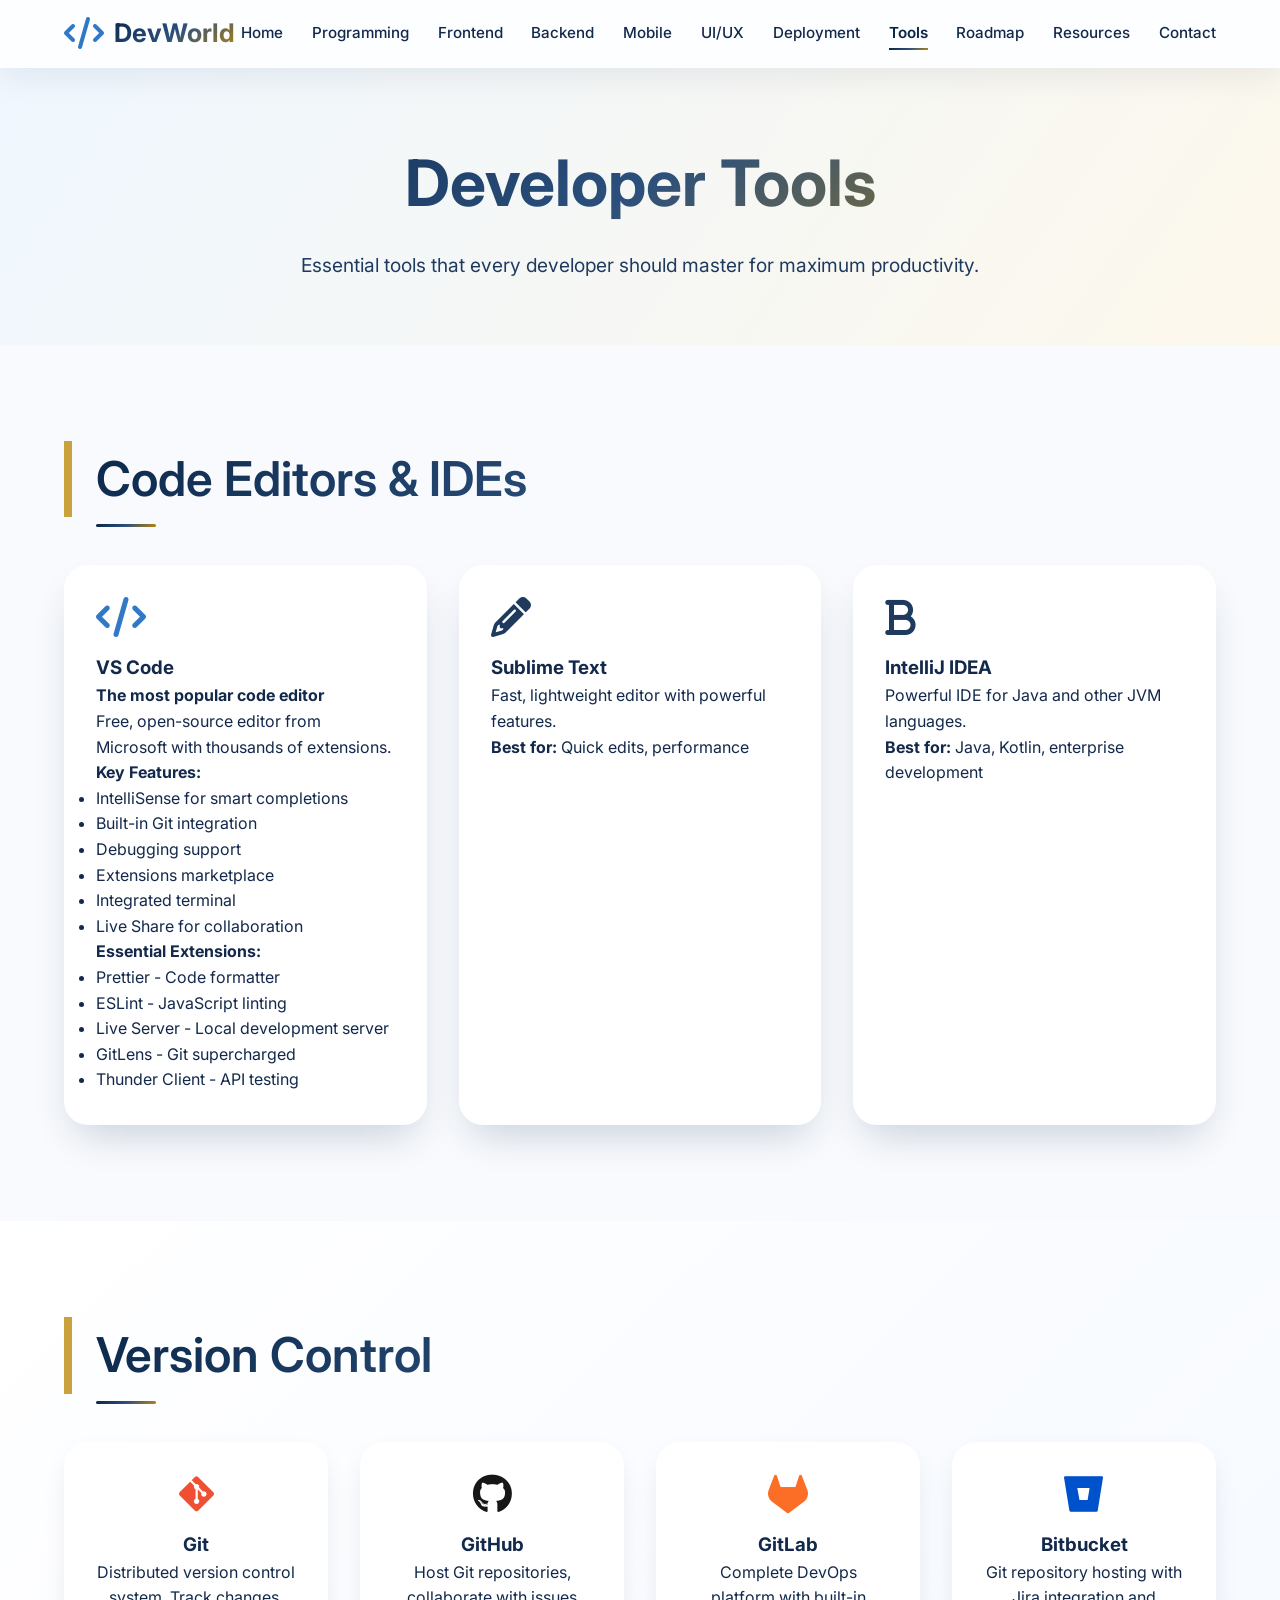
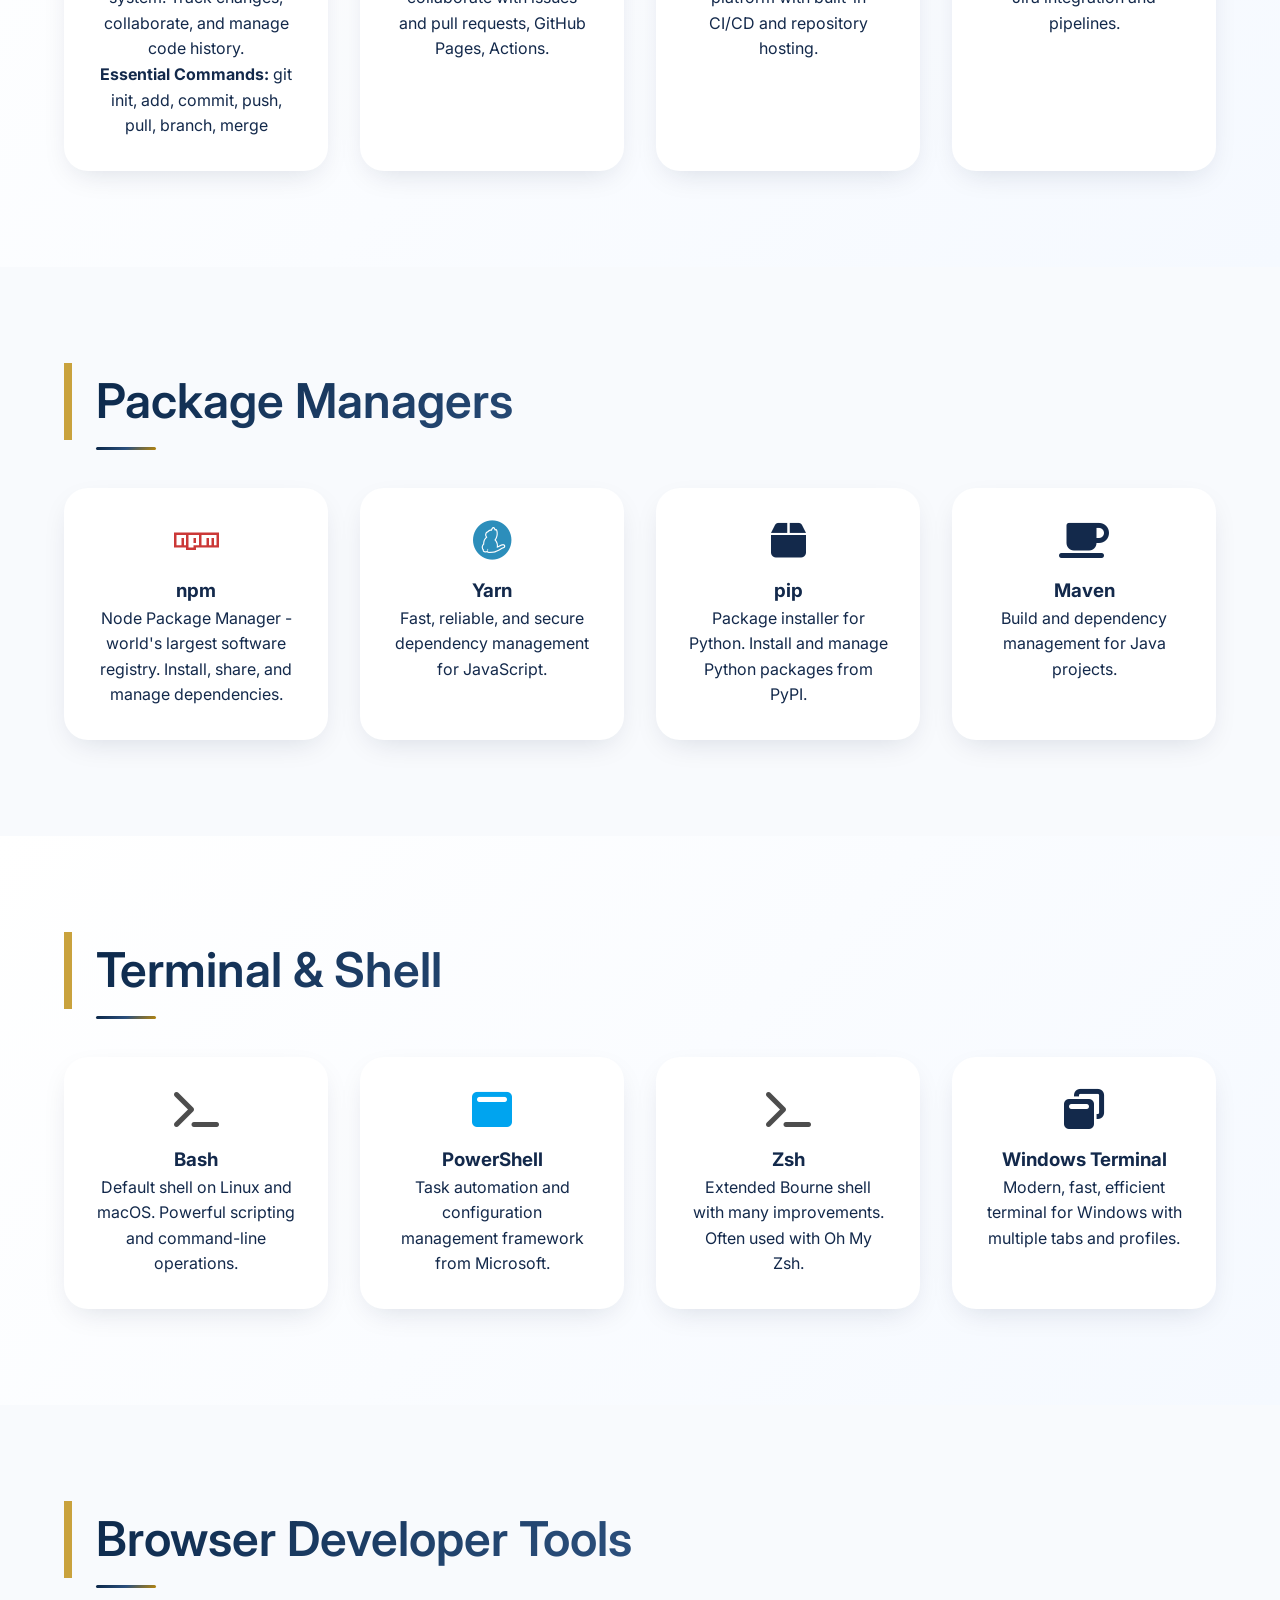
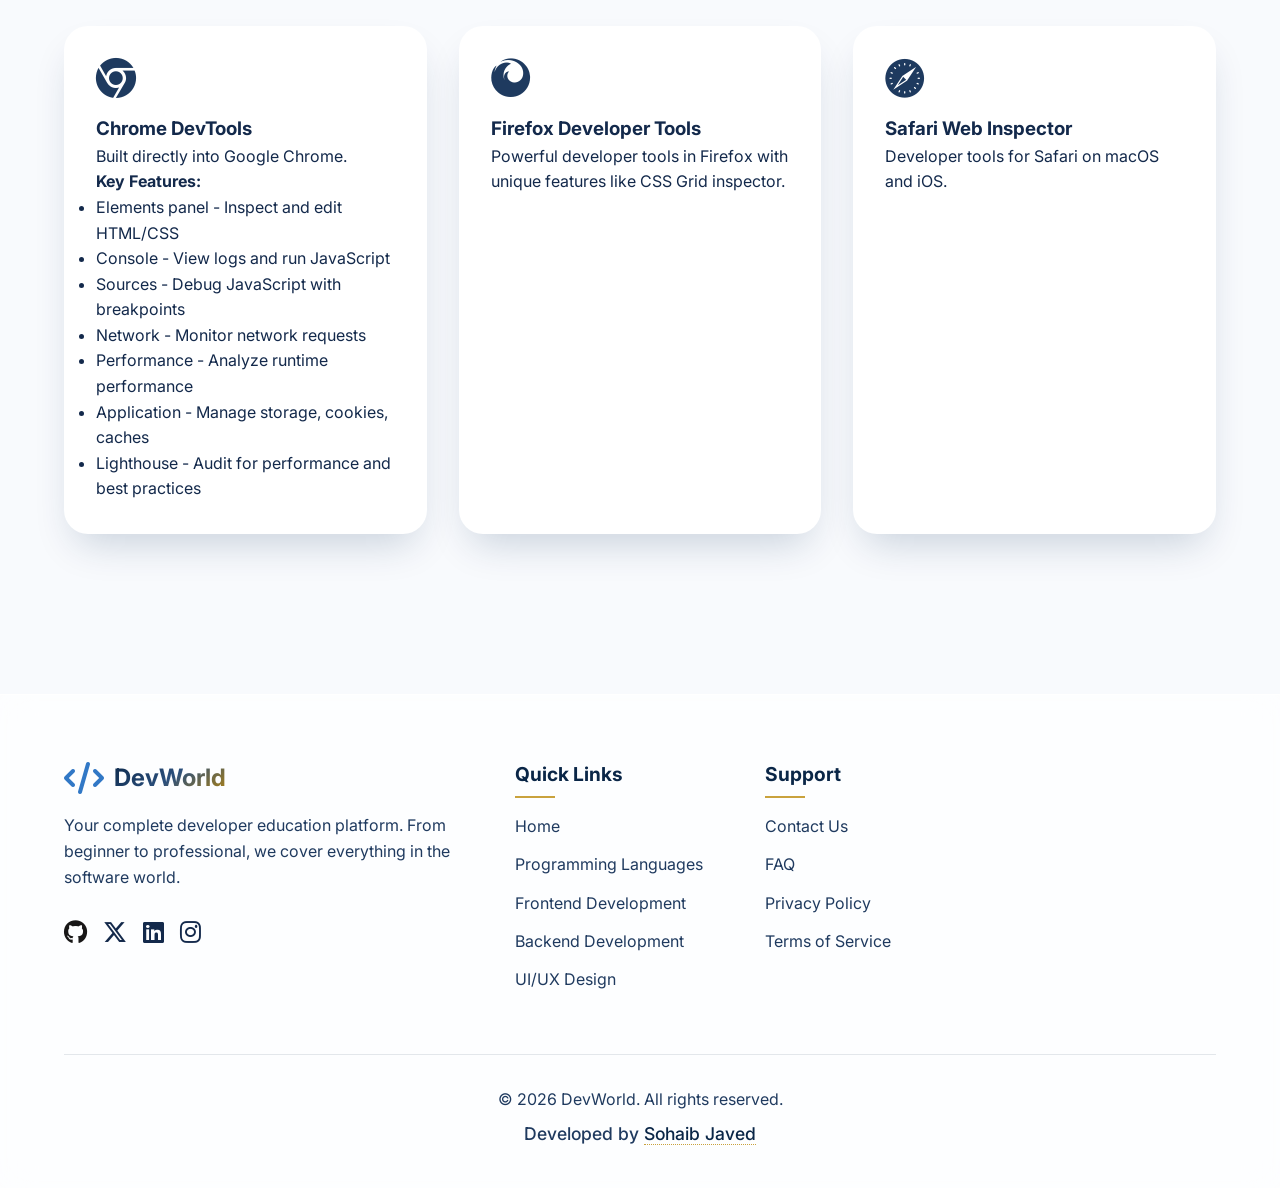
<file: pages/tools.html>
<!DOCTYPE html>
<html lang="en">
<head>
    <meta charset="UTF-8">
    <meta name="viewport" content="width=device-width, initial-scale=1.0">
    <title>Developer Tools - DevWorld</title>
    
    <!-- Fonts -->
    <link rel="preconnect" href="https://fonts.googleapis.com">
    <link rel="preconnect" href="https://fonts.gstatic.com" crossorigin>
    <link href="https://fonts.googleapis.com/css2?family=Inter:wght@300;400;500;600;700&family=Poppins:wght@300;400;500;600;700&display=swap" rel="stylesheet">
    <link rel="shortcut icon" href="../favicon.ico" type="image/x-icon">
    <!-- Font Awesome -->
    <link rel="stylesheet" href="https://cdnjs.cloudflare.com/ajax/libs/font-awesome/6.5.1/css/all.min.css">
    
    <!-- Custom CSS -->
    <link rel="stylesheet" href="../css/style.css">
</head>
<body>
    <!-- NAVBAR -->
    <nav class="navbar">
        <div class="nav-container">
            <div class="logo">
                <i class="fas fa-code"></i>
                <span>DevWorld</span>
            </div>
            
            <div class="hamburger">
                <i class="fas fa-bars"></i>
            </div>
            
            <ul class="nav-menu">
                <li><a href="../index.html">Home</a></li>
                <li><a href="programming.html">Programming</a></li>
                <li><a href="frontend.html">Frontend</a></li>
                <li><a href="backend.html">Backend</a></li>
                <li><a href="mobile.html">Mobile</a></li>
                <li><a href="uiux.html">UI/UX</a></li>
                <li><a href="deployment.html">Deployment</a></li>
                <li><a href="tools.html" class="active">Tools</a></li>
                <li><a href="roadmap.html">Roadmap</a></li>
                <li><a href="../index.html#resources">Resources</a></li>
                <li><a href="#contact">Contact</a></li>
            </ul>
        </div>
    </nav>

    <!-- PAGE HEADER -->
    <section class="page-header animated-bg">
        <div class="container">
            <h1 class="page-title">Developer Tools</h1>
            <p class="page-description">Essential tools that every developer should master for maximum productivity.</p>
        </div>
    </section>

    <!-- CODE EDITORS -->
    <section class="section">
        <div class="container">
            <h2 class="section-title">Code Editors & IDEs</h2>
            
            <div class="tools-detailed-grid">
                <div class="tool-detailed-card">
                    <i class="fas fa-code"></i>
                    <h3>VS Code</h3>
                    <p><strong>The most popular code editor</strong></p>
                    <p>Free, open-source editor from Microsoft with thousands of extensions.</p>
                    
                    <h4>Key Features:</h4>
                    <ul>
                        <li>IntelliSense for smart completions</li>
                        <li>Built-in Git integration</li>
                        <li>Debugging support</li>
                        <li>Extensions marketplace</li>
                        <li>Integrated terminal</li>
                        <li>Live Share for collaboration</li>
                    </ul>
                    
                    <h4>Essential Extensions:</h4>
                    <ul>
                        <li>Prettier - Code formatter</li>
                        <li>ESLint - JavaScript linting</li>
                        <li>Live Server - Local development server</li>
                        <li>GitLens - Git supercharged</li>
                        <li>Thunder Client - API testing</li>
                    </ul>
                </div>
                
                <div class="tool-detailed-card">
                    <i class="fas fa-pencil-alt"></i>
                    <h3>Sublime Text</h3>
                    <p>Fast, lightweight editor with powerful features.</p>
                    <p><strong>Best for:</strong> Quick edits, performance</p>
                </div>
                
                <div class="tool-detailed-card">
                    <i class="fas fa-bold"></i>
                    <h3>IntelliJ IDEA</h3>
                    <p>Powerful IDE for Java and other JVM languages.</p>
                    <p><strong>Best for:</strong> Java, Kotlin, enterprise development</p>
                </div>
            </div>
        </div>
    </section>

    <!-- VERSION CONTROL -->
    <section class="section bg-light">
        <div class="container">
            <h2 class="section-title">Version Control</h2>
            
            <div class="tools-grid">
                <div class="tool-card">
                    <i class="fab fa-git-alt"></i>
                    <h3>Git</h3>
                    <p>Distributed version control system. Track changes, collaborate, and manage code history.</p>
                    <p><strong>Essential Commands:</strong> git init, add, commit, push, pull, branch, merge</p>
                </div>
                
                <div class="tool-card">
                    <i class="fab fa-github"></i>
                    <h3>GitHub</h3>
                    <p>Host Git repositories, collaborate with issues and pull requests, GitHub Pages, Actions.</p>
                </div>
                
                <div class="tool-card">
                    <i class="fab fa-gitlab"></i>
                    <h3>GitLab</h3>
                    <p>Complete DevOps platform with built-in CI/CD and repository hosting.</p>
                </div>
                
                <div class="tool-card">
                    <i class="fab fa-bitbucket"></i>
                    <h3>Bitbucket</h3>
                    <p>Git repository hosting with Jira integration and pipelines.</p>
                </div>
            </div>
        </div>
    </section>

    <!-- PACKAGE MANAGERS -->
    <section class="section">
        <div class="container">
            <h2 class="section-title">Package Managers</h2>
            
            <div class="tools-grid">
                <div class="tool-card">
                    <i class="fab fa-npm"></i>
                    <h3>npm</h3>
                    <p>Node Package Manager - world's largest software registry. Install, share, and manage dependencies.</p>
                </div>
                
                <div class="tool-card">
                    <i class="fab fa-yarn"></i>
                    <h3>Yarn</h3>
                    <p>Fast, reliable, and secure dependency management for JavaScript.</p>
                </div>
                
                <div class="tool-card">
                    <i class="fas fa-box"></i>
                    <h3>pip</h3>
                    <p>Package installer for Python. Install and manage Python packages from PyPI.</p>
                </div>
                
                <div class="tool-card">
                    <i class="fas fa-coffee"></i>
                    <h3>Maven</h3>
                    <p>Build and dependency management for Java projects.</p>
                </div>
            </div>
        </div>
    </section>

    <!-- TERMINAL & SHELL -->
    <section class="section bg-light">
        <div class="container">
            <h2 class="section-title">Terminal & Shell</h2>
            
            <div class="tools-grid">
                <div class="tool-card">
                    <i class="fas fa-terminal"></i>
                    <h3>Bash</h3>
                    <p>Default shell on Linux and macOS. Powerful scripting and command-line operations.</p>
                </div>
                
                <div class="tool-card">
                    <i class="fas fa-window-maximize"></i>
                    <h3>PowerShell</h3>
                    <p>Task automation and configuration management framework from Microsoft.</p>
                </div>
                
                <div class="tool-card">
                    <i class="fas fa-terminal"></i>
                    <h3>Zsh</h3>
                    <p>Extended Bourne shell with many improvements. Often used with Oh My Zsh.</p>
                </div>
                
                <div class="tool-card">
                    <i class="fas fa-window-restore"></i>
                    <h3>Windows Terminal</h3>
                    <p>Modern, fast, efficient terminal for Windows with multiple tabs and profiles.</p>
                </div>
            </div>
        </div>
    </section>

    <!-- BROWSER DEVTOOLS -->
    <section class="section">
        <div class="container">
            <h2 class="section-title">Browser Developer Tools</h2>
            
            <div class="tools-detailed-grid">
                <div class="tool-detailed-card">
                    <i class="fab fa-chrome"></i>
                    <h3>Chrome DevTools</h3>
                    <p>Built directly into Google Chrome.</p>
                    
                    <h4>Key Features:</h4>
                    <ul>
                        <li>Elements panel - Inspect and edit HTML/CSS</li>
                        <li>Console - View logs and run JavaScript</li>
                        <li>Sources - Debug JavaScript with breakpoints</li>
                        <li>Network - Monitor network requests</li>
                        <li>Performance - Analyze runtime performance</li>
                        <li>Application - Manage storage, cookies, caches</li>
                        <li>Lighthouse - Audit for performance and best practices</li>
                    </ul>
                </div>
                
                <div class="tool-detailed-card">
                    <i class="fab fa-firefox"></i>
                    <h3>Firefox Developer Tools</h3>
                    <p>Powerful developer tools in Firefox with unique features like CSS Grid inspector.</p>
                </div>
                
                <div class="tool-detailed-card">
                    <i class="fab fa-safari"></i>
                    <h3>Safari Web Inspector</h3>
                    <p>Developer tools for Safari on macOS and iOS.</p>
                </div>
            </div>
        </div>
    </section>

        <!-- FOOTER -->
    <footer id="contact">
        <div class="container">
            <div class="footer-content">
                <div class="footer-section">
                    <div class="logo">
                        <i class="fas fa-code"></i>
                      <span>DevWorld</span>
                    </div>
                    <p>Your complete developer education platform. From beginner to professional, we cover everything in the software world.</p>
                      <div class="social-links">
              <a href="https://github.com/sohaib-javed12" target="_blank"
                ><i class="fab fa-github"></i
              ></a>
              <a href="https://x.com/Sohaib__Qayoumi" target="_blank">
                <i class="fa-brands fa-x-twitter"></i>
              </a>
              <a href="https://www.linkedin.com/in/sohaib-javed-7027313b0/"
                ><i class="fab fa-linkedin"></i
              ></a>
              <a href="https://www.instagram.com/mr_jalazai45"
                ><i class="fab fa-instagram"></i
              ></a>
            </div>
          </div>

                
                <div class="footer-section">
                    <h4>Quick Links</h4>
                    <ul>
                        <li><a href="../index.html">Home</a></li>
                        <li><a href="programming.html">Programming Languages</a></li>
                        <li><a href="frontend.html">Frontend Development</a></li>
                        <li><a href="backend.html">Backend Development</a></li>
                        <li><a href="uiux.html">UI/UX Design</a></li>
                    </ul>
                </div>
                
                <div class="footer-section">
                    <h4>Support</h4>
                    <ul>
                        <li><a href="#">Contact Us</a></li>
                        <li><a href="#">FAQ</a></li>
                        <li><a href="#">Privacy Policy</a></li>
                        <li><a href="#">Terms of Service</a></li>
                    </ul>
                </div>
            </div>
            
            <div class="footer-bottom">
                <p>&copy; 2026 DevWorld. All rights reserved.</p>
                <p class="developer-credit">
                    Developed by <a href="https://sohaibjaved.vercel.app/" target="_blank">Sohaib Javed</a>
                </p>
            </div>
        </div>
    </footer>

    <script src="../js/script.js"></script>
</body>
</html>
</file>
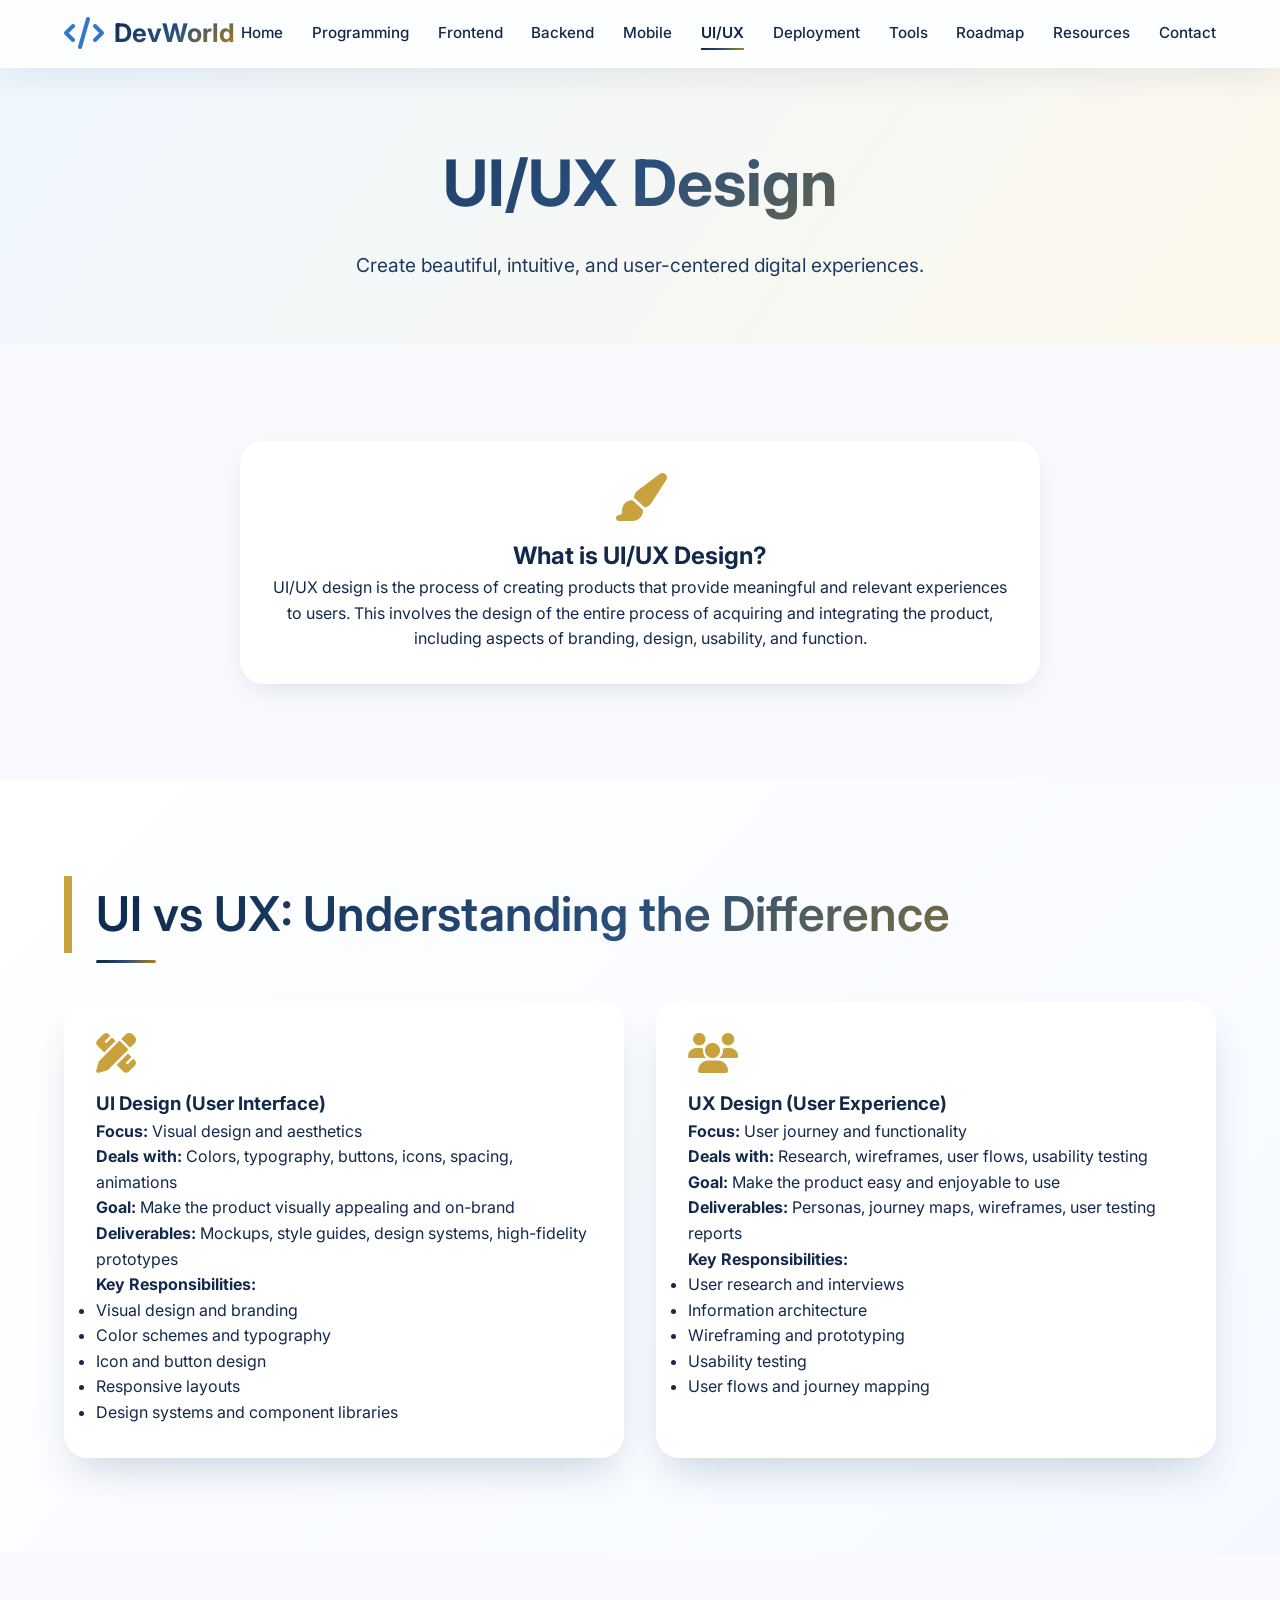
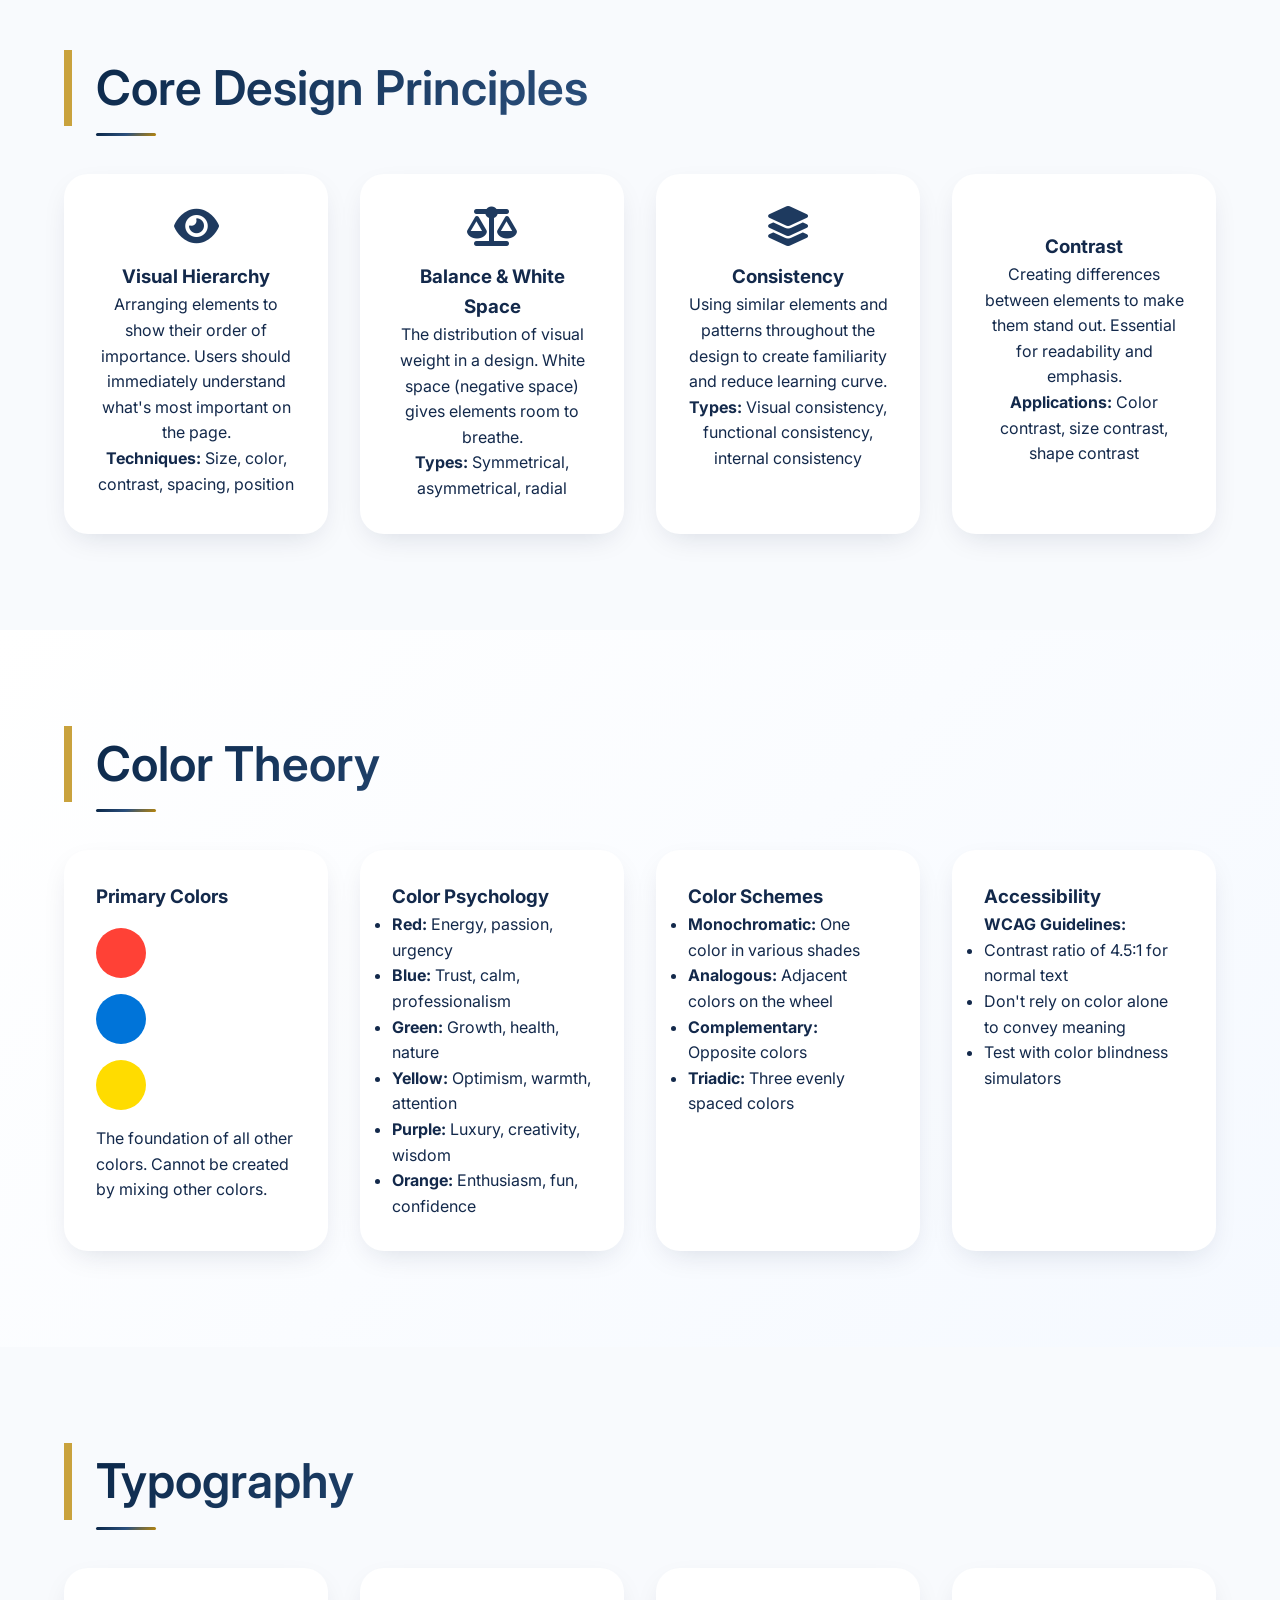
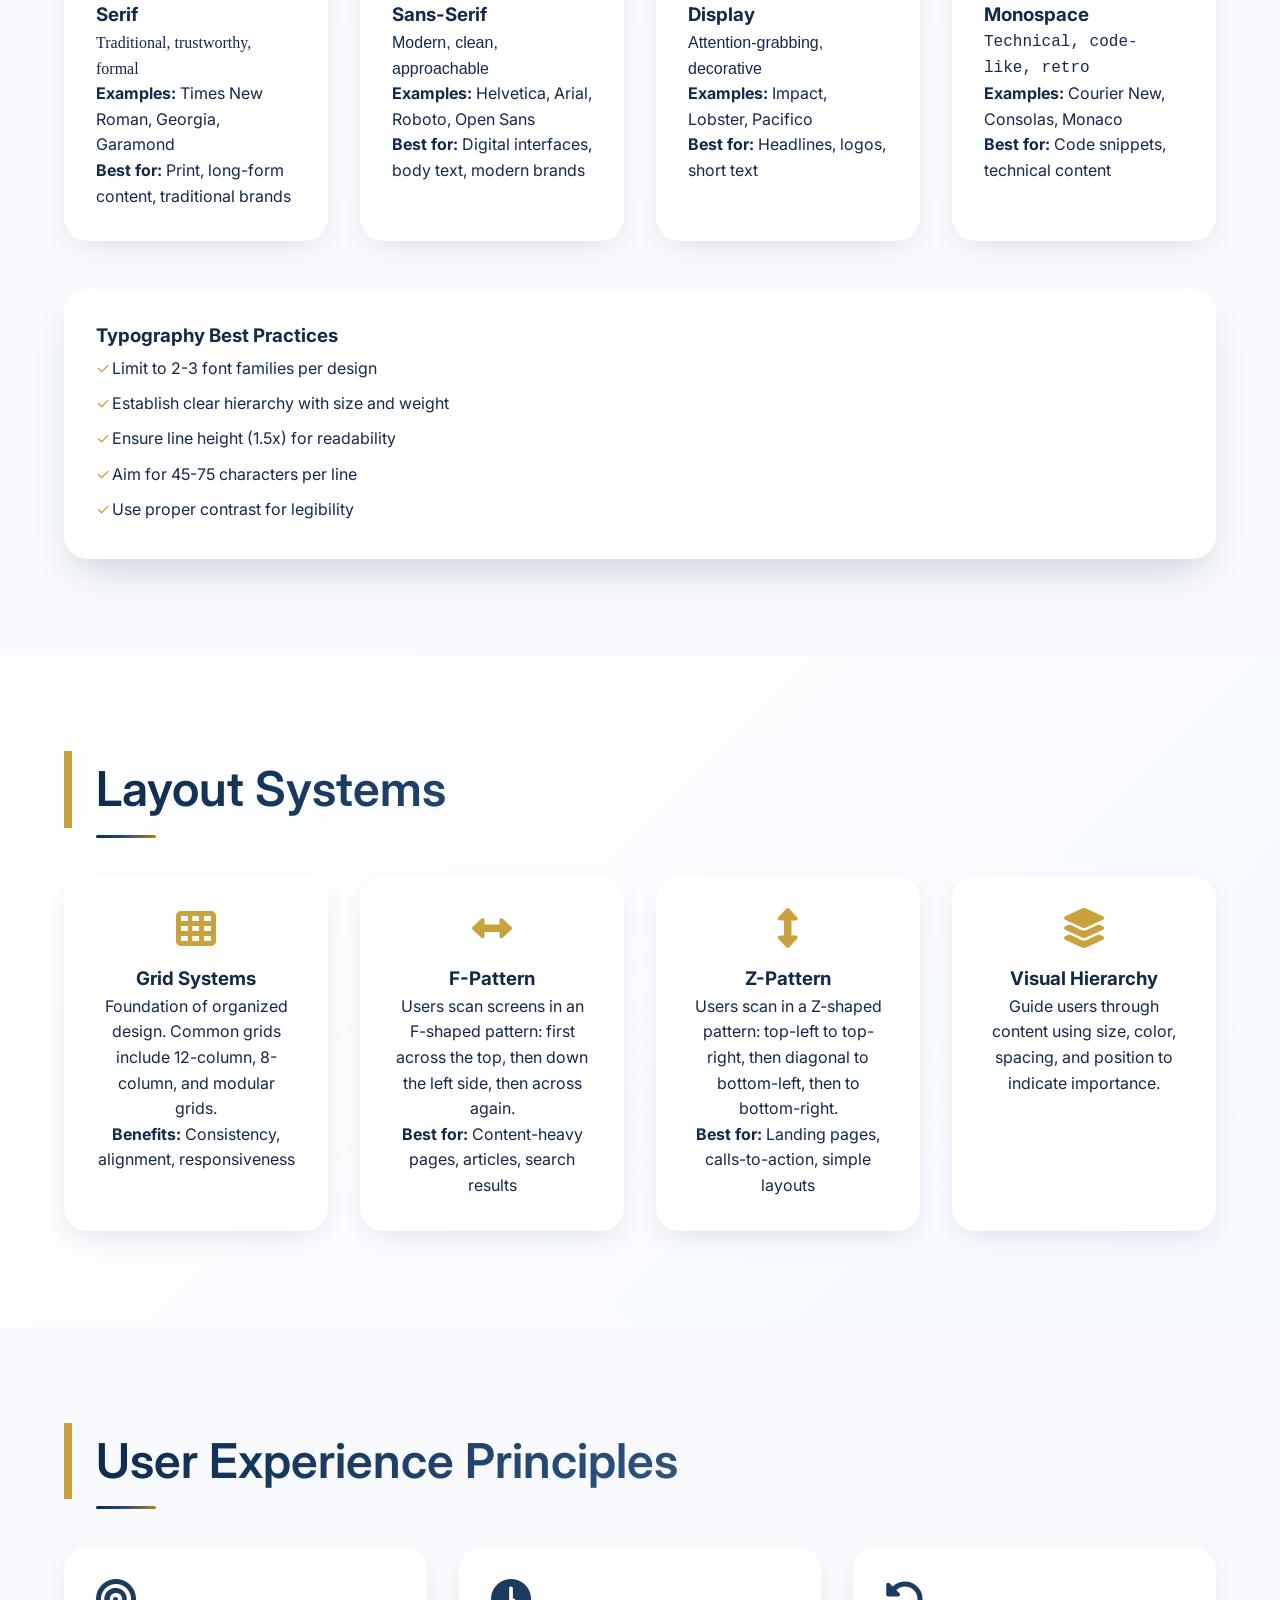
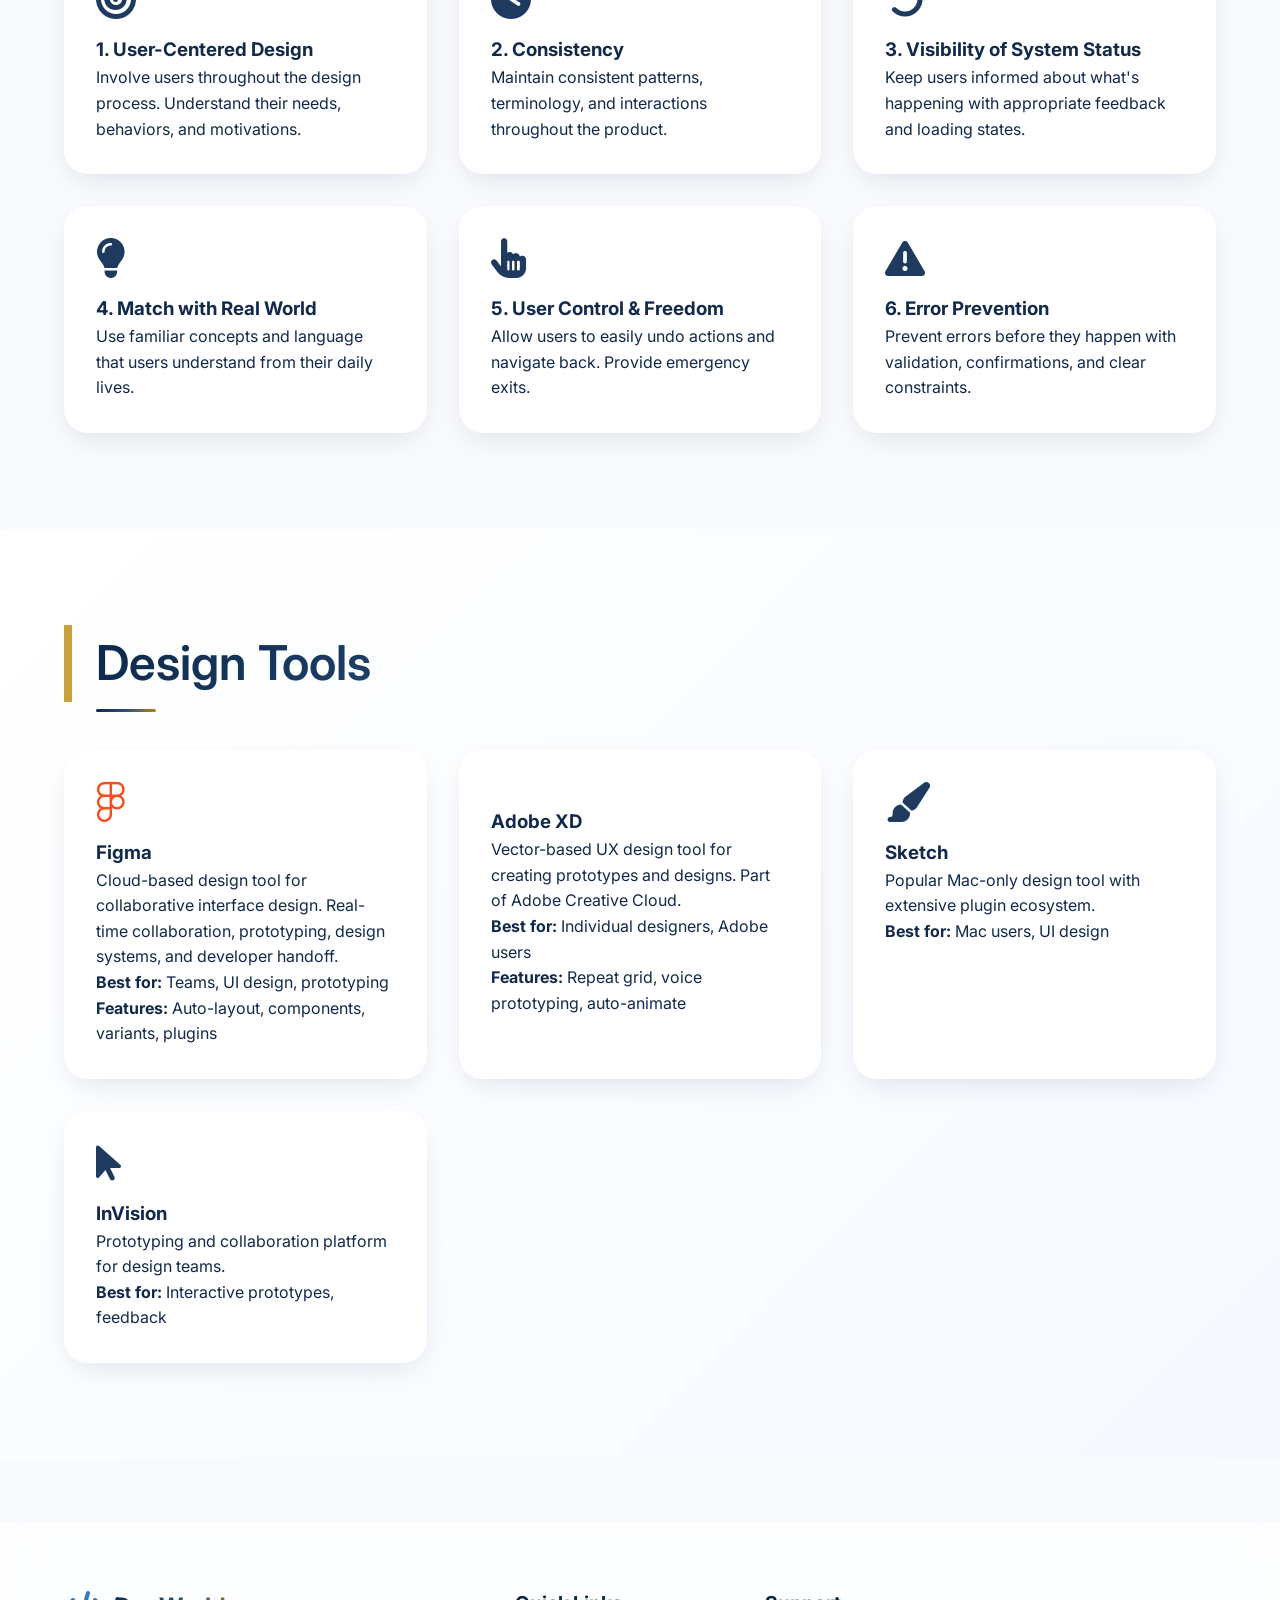
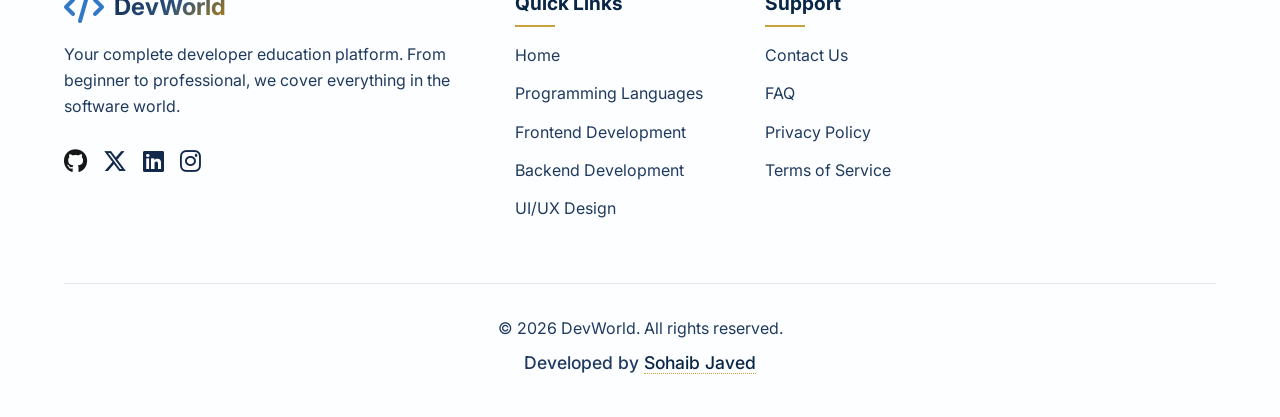
<file: pages/uiux.html>
<!DOCTYPE html>
<html lang="en">
<head>
    <meta charset="UTF-8">
    <meta name="viewport" content="width=device-width, initial-scale=1.0">
    <title>UI/UX Design - DevWorld</title>
    
    <!-- Fonts -->
    <link rel="preconnect" href="https://fonts.googleapis.com">
    <link rel="preconnect" href="https://fonts.gstatic.com" crossorigin>
    <link href="https://fonts.googleapis.com/css2?family=Inter:wght@300;400;500;600;700&family=Poppins:wght@300;400;500;600;700&display=swap" rel="stylesheet">
    <link rel="shortcut icon" href="../favicon.ico" type="image/x-icon">
</head>
    <!-- Font Awesome -->
    <link rel="stylesheet" href="https://cdnjs.cloudflare.com/ajax/libs/font-awesome/6.5.1/css/all.min.css">
    
    <!-- Custom CSS -->
    <link rel="stylesheet" href="../css/style.css">
</head>
<body>
    <!-- NAVBAR -->
    <nav class="navbar">
        <div class="nav-container">
            <div class="logo">
                <i class="fas fa-code"></i>
                <span>DevWorld</span>
            </div>
            
            <div class="hamburger">
                <i class="fas fa-bars"></i>
            </div>
            
            <ul class="nav-menu">
                <li><a href="../index.html">Home</a></li>
                <li><a href="programming.html">Programming</a></li>
                <li><a href="frontend.html">Frontend</a></li>
                <li><a href="backend.html">Backend</a></li>
                <li><a href="mobile.html">Mobile</a></li>
                <li><a href="uiux.html" class="active">UI/UX</a></li>
                <li><a href="deployment.html">Deployment</a></li>
                <li><a href="tools.html">Tools</a></li>
                <li><a href="roadmap.html">Roadmap</a></li>
                <li><a href="../index.html#resources">Resources</a></li>
                <li><a href="#contact">Contact</a></li>
            </ul>
        </div>
    </nav>

    <!-- PAGE HEADER -->
    <section class="page-header animated-bg">
        <div class="container">
            <h1 class="page-title">UI/UX Design</h1>
            <p class="page-description">Create beautiful, intuitive, and user-centered digital experiences.</p>
        </div>
    </section>

    <!-- INTRODUCTION -->
    <section class="section">
        <div class="container">
            <div class="intro-card">
                <i class="fas fa-paint-brush"></i>
                <h2>What is UI/UX Design?</h2>
                <p>UI/UX design is the process of creating products that provide meaningful and relevant experiences to users. This involves the design of the entire process of acquiring and integrating the product, including aspects of branding, design, usability, and function.</p>
            </div>
        </div>
    </section>

    <!-- UI VS UX -->
    <section class="section bg-light">
        <div class="container">
            <h2 class="section-title">UI vs UX: Understanding the Difference</h2>
            
            <div class="comparison-grid">
                <div class="comparison-card">
                    <i class="fas fa-pencil-ruler"></i>
                    <h3>UI Design (User Interface)</h3>
                    <p><strong>Focus:</strong> Visual design and aesthetics</p>
                    <p><strong>Deals with:</strong> Colors, typography, buttons, icons, spacing, animations</p>
                    <p><strong>Goal:</strong> Make the product visually appealing and on-brand</p>
                    <p><strong>Deliverables:</strong> Mockups, style guides, design systems, high-fidelity prototypes</p>
                    <h4>Key Responsibilities:</h4>
                    <ul>
                        <li>Visual design and branding</li>
                        <li>Color schemes and typography</li>
                        <li>Icon and button design</li>
                        <li>Responsive layouts</li>
                        <li>Design systems and component libraries</li>
                    </ul>
                </div>
                
                <div class="comparison-card">
                    <i class="fas fa-users"></i>
                    <h3>UX Design (User Experience)</h3>
                    <p><strong>Focus:</strong> User journey and functionality</p>
                    <p><strong>Deals with:</strong> Research, wireframes, user flows, usability testing</p>
                    <p><strong>Goal:</strong> Make the product easy and enjoyable to use</p>
                    <p><strong>Deliverables:</strong> Personas, journey maps, wireframes, user testing reports</p>
                    <h4>Key Responsibilities:</h4>
                    <ul>
                        <li>User research and interviews</li>
                        <li>Information architecture</li>
                        <li>Wireframing and prototyping</li>
                        <li>Usability testing</li>
                        <li>User flows and journey mapping</li>
                    </ul>
                </div>
            </div>
        </div>
    </section>

    <!-- DESIGN PRINCIPLES -->
    <section class="section">
        <div class="container">
            <h2 class="section-title">Core Design Principles</h2>
            
            <div class="principles-grid">
                <div class="principle-card">
                    <i class="fas fa-eye"></i>
                    <h3>Visual Hierarchy</h3>
                    <p>Arranging elements to show their order of importance. Users should immediately understand what's most important on the page.</p>
                    <p><strong>Techniques:</strong> Size, color, contrast, spacing, position</p>
                </div>
                
                <div class="principle-card">
                    <i class="fas fa-balance-scale"></i>
                    <h3>Balance & White Space</h3>
                    <p>The distribution of visual weight in a design. White space (negative space) gives elements room to breathe.</p>
                    <p><strong>Types:</strong> Symmetrical, asymmetrical, radial</p>
                </div>
                
                <div class="principle-card">
                    <i class="fas fa-layer-group"></i>
                    <h3>Consistency</h3>
                    <p>Using similar elements and patterns throughout the design to create familiarity and reduce learning curve.</p>
                    <p><strong>Types:</strong> Visual consistency, functional consistency, internal consistency</p>
                </div>
                
                <div class="principle-card">
                    <i class="fas fa-contrast"></i>
                    <h3>Contrast</h3>
                    <p>Creating differences between elements to make them stand out. Essential for readability and emphasis.</p>
                    <p><strong>Applications:</strong> Color contrast, size contrast, shape contrast</p>
                </div>
            </div>
        </div>
    </section>

    <!-- COLOR THEORY -->
    <section class="section bg-light">
        <div class="container">
            <h2 class="section-title">Color Theory</h2>
            
            <div class="color-grid">
                <div class="color-card">
                    <h3>Primary Colors</h3>
                    <div class="color-demo primary-red"></div>
                    <div class="color-demo primary-blue"></div>
                    <div class="color-demo primary-yellow"></div>
                    <p>The foundation of all other colors. Cannot be created by mixing other colors.</p>
                </div>
                
                <div class="color-card">
                    <h3>Color Psychology</h3>
                    <ul>
                        <li><strong>Red:</strong> Energy, passion, urgency</li>
                        <li><strong>Blue:</strong> Trust, calm, professionalism</li>
                        <li><strong>Green:</strong> Growth, health, nature</li>
                        <li><strong>Yellow:</strong> Optimism, warmth, attention</li>
                        <li><strong>Purple:</strong> Luxury, creativity, wisdom</li>
                        <li><strong>Orange:</strong> Enthusiasm, fun, confidence</li>
                    </ul>
                </div>
                
                <div class="color-card">
                    <h3>Color Schemes</h3>
                    <ul>
                        <li><strong>Monochromatic:</strong> One color in various shades</li>
                        <li><strong>Analogous:</strong> Adjacent colors on the wheel</li>
                        <li><strong>Complementary:</strong> Opposite colors</li>
                        <li><strong>Triadic:</strong> Three evenly spaced colors</li>
                    </ul>
                </div>
                
                <div class="color-card">
                    <h3>Accessibility</h3>
                    <p><strong>WCAG Guidelines:</strong></p>
                    <ul>
                        <li>Contrast ratio of 4.5:1 for normal text</li>
                        <li>Don't rely on color alone to convey meaning</li>
                        <li>Test with color blindness simulators</li>
                    </ul>
                </div>
            </div>
        </div>
    </section>

    <!-- TYPOGRAPHY -->
    <section class="section">
        <div class="container">
            <h2 class="section-title">Typography</h2>
            
            <div class="typography-grid">
                <div class="type-card">
                    <h3>Serif</h3>
                    <p style="font-family: 'Times New Roman', serif;">Traditional, trustworthy, formal</p>
                    <p><strong>Examples:</strong> Times New Roman, Georgia, Garamond</p>
                    <p><strong>Best for:</strong> Print, long-form content, traditional brands</p>
                </div>
                
                <div class="type-card">
                    <h3>Sans-Serif</h3>
                    <p style="font-family: 'Arial', sans-serif;">Modern, clean, approachable</p>
                    <p><strong>Examples:</strong> Helvetica, Arial, Roboto, Open Sans</p>
                    <p><strong>Best for:</strong> Digital interfaces, body text, modern brands</p>
                </div>
                
                <div class="type-card">
                    <h3>Display</h3>
                    <p style="font-family: 'Impact', sans-serif;">Attention-grabbing, decorative</p>
                    <p><strong>Examples:</strong> Impact, Lobster, Pacifico</p>
                    <p><strong>Best for:</strong> Headlines, logos, short text</p>
                </div>
                
                <div class="type-card">
                    <h3>Monospace</h3>
                    <p style="font-family: 'Courier New', monospace;">Technical, code-like, retro</p>
                    <p><strong>Examples:</strong> Courier New, Consolas, Monaco</p>
                    <p><strong>Best for:</strong> Code snippets, technical content</p>
                </div>
            </div>
            
            <div class="typography-tips">
                <h3>Typography Best Practices</h3>
                <ul>
                    <li>Limit to 2-3 font families per design</li>
                    <li>Establish clear hierarchy with size and weight</li>
                    <li>Ensure line height (1.5x) for readability</li>
                    <li>Aim for 45-75 characters per line</li>
                    <li>Use proper contrast for legibility</li>
                </ul>
            </div>
        </div>
    </section>

    <!-- LAYOUT SYSTEMS -->
    <section class="section bg-light">
        <div class="container">
            <h2 class="section-title">Layout Systems</h2>
            
            <div class="layout-grid">
                <div class="layout-card">
                    <i class="fas fa-th"></i>
                    <h3>Grid Systems</h3>
                    <p>Foundation of organized design. Common grids include 12-column, 8-column, and modular grids.</p>
                    <p><strong>Benefits:</strong> Consistency, alignment, responsiveness</p>
                </div>
                
                <div class="layout-card">
                    <i class="fas fa-arrows-alt-h"></i>
                    <h3>F-Pattern</h3>
                    <p>Users scan screens in an F-shaped pattern: first across the top, then down the left side, then across again.</p>
                    <p><strong>Best for:</strong> Content-heavy pages, articles, search results</p>
                </div>
                
                <div class="layout-card">
                    <i class="fas fa-arrows-alt-v"></i>
                    <h3>Z-Pattern</h3>
                    <p>Users scan in a Z-shaped pattern: top-left to top-right, then diagonal to bottom-left, then to bottom-right.</p>
                    <p><strong>Best for:</strong> Landing pages, calls-to-action, simple layouts</p>
                </div>
                
                <div class="layout-card">
                    <i class="fas fa-layer-group"></i>
                    <h3>Visual Hierarchy</h3>
                    <p>Guide users through content using size, color, spacing, and position to indicate importance.</p>
                </div>
            </div>
        </div>
    </section>

    <!-- USER EXPERIENCE PRINCIPLES -->
    <section class="section">
        <div class="container">
            <h2 class="section-title">User Experience Principles</h2>
            
            <div class="ux-principles">
                <div class="ux-card">
                    <i class="fas fa-bullseye"></i>
                    <h3>1. User-Centered Design</h3>
                    <p>Involve users throughout the design process. Understand their needs, behaviors, and motivations.</p>
                </div>
                
                <div class="ux-card">
                    <i class="fas fa-clock"></i>
                    <h3>2. Consistency</h3>
                    <p>Maintain consistent patterns, terminology, and interactions throughout the product.</p>
                </div>
                
                <div class="ux-card">
                    <i class="fas fa-undo-alt"></i>
                    <h3>3. Visibility of System Status</h3>
                    <p>Keep users informed about what's happening with appropriate feedback and loading states.</p>
                </div>
                
                <div class="ux-card">
                    <i class="fas fa-lightbulb"></i>
                    <h3>4. Match with Real World</h3>
                    <p>Use familiar concepts and language that users understand from their daily lives.</p>
                </div>
                
                <div class="ux-card">
                    <i class="fas fa-hand-pointer"></i>
                    <h3>5. User Control & Freedom</h3>
                    <p>Allow users to easily undo actions and navigate back. Provide emergency exits.</p>
                </div>
                
                <div class="ux-card">
                    <i class="fas fa-exclamation-triangle"></i>
                    <h3>6. Error Prevention</h3>
                    <p>Prevent errors before they happen with validation, confirmations, and clear constraints.</p>
                </div>
            </div>
        </div>
    </section>

    <!-- DESIGN TOOLS -->
    <section class="section bg-light">
        <div class="container">
            <h2 class="section-title">Design Tools</h2>
            
            <div class="tools-showcase">
                <div class="tool-showcase-card">
                    <i class="fab fa-figma"></i>
                    <h3>Figma</h3>
                    <p>Cloud-based design tool for collaborative interface design. Real-time collaboration, prototyping, design systems, and developer handoff.</p>
                    <p><strong>Best for:</strong> Teams, UI design, prototyping</p>
                    <p><strong>Features:</strong> Auto-layout, components, variants, plugins</p>
                </div>
                
                <div class="tool-showcase-card">
                    <i class="fab fa-adobe"></i>
                    <h3>Adobe XD</h3>
                    <p>Vector-based UX design tool for creating prototypes and designs. Part of Adobe Creative Cloud.</p>
                    <p><strong>Best for:</strong> Individual designers, Adobe users</p>
                    <p><strong>Features:</strong> Repeat grid, voice prototyping, auto-animate</p>
                </div>
                
                <div class="tool-showcase-card">
                    <i class="fas fa-paint-brush"></i>
                    <h3>Sketch</h3>
                    <p>Popular Mac-only design tool with extensive plugin ecosystem.</p>
                    <p><strong>Best for:</strong> Mac users, UI design</p>
                </div>
                
                <div class="tool-showcase-card">
                    <i class="fas fa-mouse-pointer"></i>
                    <h3>InVision</h3>
                    <p>Prototyping and collaboration platform for design teams.</p>
                    <p><strong>Best for:</strong> Interactive prototypes, feedback</p>
                </div>
            </div>
        </div>
    </section>

    <!-- FOOTER -->
    <footer id="contact">
        <div class="container">
            <div class="footer-content">
                <div class="footer-section">
                    <div class="logo">
                        <i class="fas fa-code"></i>
                      <span>DevWorld</span>
                    </div>
                    <p>Your complete developer education platform. From beginner to professional, we cover everything in the software world.</p>
                      <div class="social-links">
              <a href="https://github.com/sohaib-javed12" target="_blank"
                ><i class="fab fa-github"></i
              ></a>
              <a href="https://x.com/Sohaib__Qayoumi" target="_blank">
                <i class="fa-brands fa-x-twitter"></i>
              </a>
              <a href="https://www.linkedin.com/in/sohaib-javed-7027313b0/"
                ><i class="fab fa-linkedin"></i
              ></a>
              <a href="https://www.instagram.com/mr_jalazai45"
                ><i class="fab fa-instagram"></i
              ></a>
            </div>
          </div>

                
                <div class="footer-section">
                    <h4>Quick Links</h4>
                    <ul>
                        <li><a href="../index.html">Home</a></li>
                        <li><a href="programming.html">Programming Languages</a></li>
                        <li><a href="frontend.html">Frontend Development</a></li>
                        <li><a href="backend.html">Backend Development</a></li>
                        <li><a href="uiux.html">UI/UX Design</a></li>
                    </ul>
                </div>
                
                <div class="footer-section">
                    <h4>Support</h4>
                    <ul>
                        <li><a href="#">Contact Us</a></li>
                        <li><a href="#">FAQ</a></li>
                        <li><a href="#">Privacy Policy</a></li>
                        <li><a href="#">Terms of Service</a></li>
                    </ul>
                </div>
            </div>
            
            <div class="footer-bottom">
                <p>&copy; 2026 DevWorld. All rights reserved.</p>
                <p class="developer-credit">
                    Developed by <a href="https://sohaibjaved.vercel.app/" target="_blank">Sohaib Javed</a>
                </p>
            </div>
        </div>
    </footer>

    <script src="../js/script.js"></script>
</body>
</html>
</file>
<file: css/style.css>
/* ===== RESET & BASE ===== */
* {
    margin: 0;
    padding: 0;
    box-sizing: border-box;
}

:root {
    /* Luxury Color Palette */
    --primary-dark: #0a2647;
    --primary: #1e3a5f;
    --primary-light: #2b4f7c;
    --accent-gold: #c9a23d;
    --accent-light: #dbb957;
    --gold-deep: #b8860b;
    --white: #ffffff;
    --off-white: #f8fafd;
    --light-blue: #e6f0fa;
    --text-dark: #13294b;
    --text-light: #1f3a5f;
    --gradient-primary: linear-gradient(135deg, #0a2647, #1e3a5f, #2b4f7c);
    --gradient-gold: linear-gradient(145deg, #0a2647, #2b4f7c, #b8860b);
    --gradient-hero: linear-gradient(125deg, #e6f0fa 0%, #f0f7fe 30%, #fff8e7 70%, #ddeeff 100%);
    --shadow-sm: 0 10px 30px -10px rgba(0, 30, 60, 0.15);
    --shadow-md: 0 20px 40px -12px rgba(0, 40, 80, 0.2);
    --shadow-lg: 0 30px 60px -12px rgba(0, 30, 60, 0.25);
    --shadow-gold: 0 20px 30px -8px rgba(184, 134, 11, 0.2);
    --border-radius-lg: 36px;
    --border-radius-md: 24px;
    --border-radius-sm: 16px;
    --transition: all 0.3s cubic-bezier(0.2, 0, 0, 1);
}

body {
    font-family: 'Inter', 'Poppins', sans-serif;
    color: var(--text-dark);
    background: var(--off-white);
    line-height: 1.6;
    overflow-x: hidden;
}

.container {
    max-width: 1400px;
    margin: 0 auto;
    padding: 0 5%;
}

/* ===== ANIMATED BACKGROUND ===== */
.animated-bg {
    background: var(--gradient-hero);
    background-size: 300% 300%;
    animation: gradientShift 24s ease infinite;
}

@keyframes gradientShift {
    0% { background-position: 0% 50%; }
    50% { background-position: 100% 50%; }
    100% { background-position: 0% 50%; }
}

/* ===== GLASSMORPHISM NAVBAR ===== */
.navbar {
    position: sticky;
    top: 0;
    z-index: 1000;
    background: rgba(255, 255, 255, 0.7);
    backdrop-filter: blur(12px);
    -webkit-backdrop-filter: blur(12px);
    border-bottom: 1px solid rgba(255, 255, 255, 0.6);
    box-shadow: 0 8px 32px rgba(0, 30, 60, 0.08);
}

.nav-container {
    max-width: 1400px;
    margin: 0 auto;
    padding: 0.8rem 5%;
    display: flex;
    justify-content: space-between;
    align-items: center;
}

.logo {
    display: flex;
    align-items: center;
    gap: 10px;
    font-size: 1.6rem;
    font-weight: 700;
    text-decoration: none;
}

.logo i {
    font-size: 2rem;
    background: var(--gradient-primary);
    -webkit-background-clip: text;
    background-clip: text;
    -webkit-text-fill-color: transparent;
    transition: var(--transition);
}

.logo:hover i {
    transform: rotate(5deg) scale(1.1);
}

.logo span {
    background: var(--gradient-gold);
    -webkit-background-clip: text;
    background-clip: text;
    -webkit-text-fill-color: transparent;
    transition: var(--transition);
}

.logo:hover span {
    letter-spacing: 1px;
}

.nav-menu {
    display: flex;
    gap: 1.8rem;
    list-style: none;
    align-items: center;
}

.nav-menu li {
    position: relative;
}

.nav-menu a {
    text-decoration: none;
    color: var(--text-dark);
    font-weight: 500;
    padding: 0.5rem 0;
    font-size: 0.95rem;
    transition: var(--transition);
    position: relative;
}

.nav-menu a::after {
    content: '';
    position: absolute;
    bottom: 0;
    left: 0;
    width: 0;
    height: 2px;
    background: var(--gradient-gold);
    transition: width 0.3s ease;
}

.nav-menu a:hover::after,
.nav-menu a.active::after {
    width: 100%;
}

.nav-menu a:hover,
.nav-menu a.active {
    color: var(--primary-dark);
    font-weight: 600;
}

.hamburger {
    display: none;
    font-size: 2rem;
    cursor: pointer;
    color: var(--text-dark);
    transition: var(--transition);
}

.hamburger:hover {
    color: var(--accent-gold);
}

/* ===== PAGE HEADER ===== */
.page-header {
    padding: 4rem 0;
    text-align: center;
    position: relative;
    overflow: hidden;
}

.page-title {
    font-size: clamp(2.5rem, 6vw, 4rem);
    font-weight: 700;
    margin-bottom: 1rem;
    background: var(--gradient-gold);
    -webkit-background-clip: text;
    background-clip: text;
    -webkit-text-fill-color: transparent;
    animation: fadeInUp 0.8s ease;
}

.page-description {
    font-size: 1.2rem;
    color: var(--text-light);
    max-width: 800px;
    margin: 0 auto;
    animation: fadeInUp 0.8s ease 0.2s both;
}

/* ===== HERO SECTION ===== */
.hero {
    min-height: 90vh;
    display: flex;
    align-items: center;
    position: relative;
    overflow: hidden;
}

.hero-content {
    max-width: 800px;
}

.hero-title {
    font-size: clamp(2.5rem, 8vw, 5rem);
    font-weight: 700;
    line-height: 1.2;
    margin-bottom: 1.5rem;
    animation: fadeInUp 1s ease;
}

.gradient-text {
    background: var(--gradient-gold);
    -webkit-background-clip: text;
    background-clip: text;
    -webkit-text-fill-color: transparent;
    display: inline-block;
}

.hero-description {
    font-size: 1.2rem;
    color: var(--text-light);
    margin-bottom: 2.5rem;
    max-width: 600px;
    animation: fadeInUp 1s ease 0.2s both;
}

/* ===== BUTTONS ===== */
.btn-group {
    display: flex;
    gap: 1.5rem;
    flex-wrap: wrap;
    animation: fadeInUp 1s ease 0.4s both;
}

.btn {
    display: inline-flex;
    align-items: center;
    gap: 12px;
    padding: 1rem 2.5rem;
    border-radius: 60px;
    font-weight: 600;
    text-decoration: none;
    transition: var(--transition);
    cursor: pointer;
    border: none;
    font-size: 1rem;
    position: relative;
    overflow: hidden;
}

.btn i {
    font-size: 1.2rem;
    transition: transform 0.3s ease;
}

.btn:hover i {
    transform: translateX(5px) rotate(5deg);
}

.btn-primary {
    background: var(--gradient-primary);
    color: white;
    box-shadow: 0 10px 20px -8px rgba(10, 38, 71, 0.4);
}

.btn-primary:hover {
    transform: translateY(-5px);
    box-shadow: var(--shadow-gold);
}

.btn-primary::before {
    content: '';
    position: absolute;
    top: 0;
    left: -100%;
    width: 100%;
    height: 100%;
    background: linear-gradient(90deg, transparent, rgba(255,255,255,0.2), transparent);
    transition: left 0.5s ease;
}

.btn-primary:hover::before {
    left: 100%;
}

.btn-outline {
    background: white;
    color: var(--text-dark);
    border: 1px solid rgba(201, 162, 61, 0.3);
    box-shadow: var(--shadow-sm);
}

.btn-outline:hover {
    transform: translateY(-5px);
    border-color: var(--gold-deep);
    box-shadow: var(--shadow-gold);
}

/* ===== SECTIONS ===== */
.section {
    padding: 6rem 0;
}

.section-title {
    font-size: clamp(2rem, 5vw, 3rem);
    font-weight: 600;
    margin-bottom: 3rem;
    background: var(--gradient-gold);
    -webkit-background-clip: text;
    background-clip: text;
    -webkit-text-fill-color: transparent;
    border-left: 8px solid var(--accent-gold);
    padding-left: 1.5rem;
    position: relative;
}

.section-title::after {
    content: '';
    position: absolute;
    bottom: -10px;
    left: 1.5rem;
    width: 60px;
    height: 3px;
    background: var(--gradient-gold);
    border-radius: 3px;
}

.bg-light {
    background: linear-gradient(135deg, #ffffff, #f5f9ff);
}

/* ===== CARDS GRID ===== */
.card-grid {
    display: grid;
    grid-template-columns: repeat(auto-fit, minmax(320px, 1fr));
    gap: 2rem;
}

.card {
    background: rgba(255, 255, 255, 0.7);
    backdrop-filter: blur(4px);
    border-radius: var(--border-radius-lg);
    padding: 2rem;
    box-shadow: var(--shadow-md);
    border: 1px solid rgba(255, 255, 255, 0.9);
    transition: var(--transition);
    position: relative;
    overflow: hidden;
}

.card::before {
    content: '';
    position: absolute;
    top: -50%;
    left: -50%;
    width: 200%;
    height: 200%;
    background: radial-gradient(circle, rgba(201, 162, 61, 0.1) 0%, transparent 70%);
    opacity: 0;
    transition: opacity 0.5s ease;
    pointer-events: none;
}

.card:hover::before {
    opacity: 1;
}

.card:hover {
    transform: translateY(-8px) scale(1.02);
    box-shadow: var(--shadow-lg), 0 0 0 1px rgba(255, 215, 120, 0.7) inset;
    background: rgba(255, 255, 255, 0.85);
}

.card i {
    font-size: 2.5rem;
    background: var(--gradient-primary);
    -webkit-background-clip: text;
    background-clip: text;
    -webkit-text-fill-color: transparent;
    margin-bottom: 1rem;
    transition: var(--transition);
}

.card:hover i {
    transform: scale(1.1) rotate(5deg);
}

.card h3 {
    font-size: 1.8rem;
    font-weight: 600;
    margin-bottom: 1rem;
    color: var(--primary-dark);
}

.card p {
    color: var(--text-light);
    margin-bottom: 0.5rem;
    font-size: 0.95rem;
}

/* ===== LANGUAGE DETAILED CARD ===== */
.language-detailed-card {
    background: white;
    border-radius: var(--border-radius-lg);
    margin-bottom: 2rem;
    box-shadow: var(--shadow-md);
    overflow: hidden;
    transition: var(--transition);
}

.language-detailed-card:hover {
    transform: translateY(-5px);
    box-shadow: var(--shadow-lg);
}

.language-header {
    background: var(--gradient-primary);
    padding: 1.5rem 2rem;
    display: flex;
    align-items: center;
    gap: 1rem;
}

.language-header i {
    font-size: 2.5rem;
    color: white;
    animation: float 3s ease-in-out infinite;
}

@keyframes float {
    0%, 100% { transform: translateY(0); }
    50% { transform: translateY(-5px); }
}

.language-header h2 {
    color: white;
    font-size: 1.8rem;
    margin: 0;
    border-left: none;
    padding-left: 0;
}

.language-content {
    padding: 2rem;
}

.language-info h3 {
    color: var(--primary-dark);
    margin: 1.5rem 0 0.5rem;
    font-size: 1.3rem;
}

.language-info h3:first-child {
    margin-top: 0;
}

.language-info ul {
    list-style: none;
    padding-left: 1rem;
}

.language-info li {
    padding: 0.3rem 0;
    position: relative;
}

.language-info li::before {
    content: '▹';
    color: var(--accent-gold);
    position: absolute;
    left: -1rem;
}

.salary-range {
    font-size: 1.2rem;
    color: var(--gold-deep);
    font-weight: 600;
    margin-top: 1rem;
}

/* ===== TECH CARD ===== */
.tech-card {
    background: white;
    border-radius: var(--border-radius-md);
    padding: 2rem;
    box-shadow: var(--shadow-sm);
    transition: var(--transition);
    height: 100%;
}

.tech-card:hover {
    transform: translateY(-5px);
    box-shadow: var(--shadow-md);
}

.tech-card i {
    font-size: 2.5rem;
    margin-bottom: 1rem;
    color: var(--primary);
    transition: var(--transition);
}

.tech-card:hover i {
    transform: scale(1.1) rotate(360deg);
}

.tech-card h3 {
    color: var(--primary-dark);
    margin-bottom: 1rem;
}

.tech-details {
    margin-top: 1.5rem;
}

.tech-details h4 {
    color: var(--primary);
    margin: 1rem 0 0.5rem;
}

.tech-details ul {
    list-style: none;
    padding-left: 1rem;
}

.tech-details li {
    padding: 0.2rem 0;
    position: relative;
}

.tech-details li::before {
    content: '•';
    color: var(--accent-gold);
    font-weight: bold;
    position: absolute;
    left: -0.8rem;
}

/* ===== TECH GRID ===== */
.tech-grid {
    display: grid;
    grid-template-columns: repeat(auto-fit, minmax(300px, 1fr));
    gap: 2rem;
}

/* ===== RESPONSIVE CONTENT ===== */
.responsive-content {
    display: grid;
    grid-template-columns: repeat(auto-fit, minmax(250px, 1fr));
    gap: 2rem;
}

.responsive-card {
    background: white;
    border-radius: var(--border-radius-md);
    padding: 2rem;
    text-align: center;
    box-shadow: var(--shadow-sm);
    transition: var(--transition);
}

.responsive-card:hover {
    transform: translateY(-5px);
    box-shadow: var(--shadow-md);
}

.responsive-card i {
    font-size: 2.5rem;
    color: var(--accent-gold);
    margin-bottom: 1rem;
    transition: var(--transition);
}

.responsive-card:hover i {
    transform: scale(1.1);
}

/* ===== RENDERING STEPS ===== */
.rendering-steps {
    max-width: 800px;
    margin: 0 auto;
}

.step-item {
    display: flex;
    gap: 1.5rem;
    margin-bottom: 1rem;
    padding: 1rem;
    background: white;
    border-radius: 50px;
    box-shadow: var(--shadow-sm);
    transition: var(--transition);
}

.step-item:hover {
    transform: translateX(20px);
    box-shadow: var(--shadow-md);
    background: linear-gradient(135deg, white, #f5f9ff);
}

.step-item .step-number {
    width: 40px;
    height: 40px;
    background: var(--gradient-primary);
    color: white;
    border-radius: 50%;
    display: flex;
    align-items: center;
    justify-content: center;
    font-weight: 600;
    flex-shrink: 0;
}

/* ===== FRAMEWORKS GRID ===== */
.frameworks-grid {
    display: grid;
    grid-template-columns: repeat(auto-fit, minmax(350px, 1fr));
    gap: 2rem;
}

.framework-detailed-card {
    background: white;
    border-radius: var(--border-radius-md);
    overflow: hidden;
    box-shadow: var(--shadow-md);
    transition: var(--transition);
}

.framework-detailed-card:hover {
    transform: translateY(-5px);
    box-shadow: var(--shadow-lg);
}

.framework-header {
    background: var(--gradient-primary);
    padding: 1.5rem;
    display: flex;
    align-items: center;
    gap: 1rem;
}

.framework-header i {
    font-size: 2.5rem;
    color: white;
    animation: float 3s ease-in-out infinite;
}

.framework-header h3 {
    color: white;
    margin: 0;
}

.framework-body {
    padding: 1.5rem;
}

.framework-body h4 {
    color: var(--primary);
    margin: 1rem 0 0.5rem;
}

.framework-body ul {
    list-style: none;
    padding-left: 1rem;
}

.framework-body li {
    padding: 0.3rem 0;
    position: relative;
}

.framework-body li::before {
    content: '▹';
    color: var(--accent-gold);
    position: absolute;
    left: -1rem;
}

/* ===== LANGUAGES GRID ===== */
.languages-grid {
    display: grid;
    grid-template-columns: repeat(auto-fit, minmax(280px, 1fr));
    gap: 2rem;
}

.language-card {
    background: white;
    border-radius: var(--border-radius-md);
    padding: 2rem;
    box-shadow: var(--shadow-sm);
    transition: var(--transition);
}

.language-card:hover {
    transform: translateY(-5px);
    box-shadow: var(--shadow-md);
}

.language-card i {
    font-size: 2.5rem;
    margin-bottom: 1rem;
    transition: var(--transition);
}

.language-card:hover i {
    transform: scale(1.1) rotate(360deg);
}

.language-card .fa-node { color: #3C873A; }
.language-card .fa-python { color: #3776AB; }
.language-card .fa-java { color: #007396; }
.language-card .fa-php { color: #777BB4; }
.language-card .fa-gem { color: #CC342D; }
.language-card .fa-golang { color: #00ADD8; }

/* ===== DATABASE GRID ===== */
.database-grid {
    display: grid;
    grid-template-columns: repeat(auto-fit, minmax(250px, 1fr));
    gap: 2rem;
}

.database-card {
    background: white;
    border-radius: var(--border-radius-md);
    padding: 2rem;
    box-shadow: var(--shadow-sm);
    transition: var(--transition);
    text-align: center;
}

.database-card:hover {
    transform: translateY(-5px);
    box-shadow: var(--shadow-md);
}

.database-card i {
    font-size: 2.5rem;
    color: var(--primary);
    margin-bottom: 1rem;
    transition: var(--transition);
}

.database-card:hover i {
    transform: rotate(360deg);
}

/* ===== API GRID ===== */
.api-grid {
    display: grid;
    grid-template-columns: repeat(auto-fit, minmax(300px, 1fr));
    gap: 2rem;
}

.api-card {
    background: white;
    border-radius: var(--border-radius-md);
    padding: 2rem;
    box-shadow: var(--shadow-sm);
    transition: var(--transition);
}

.api-card:hover {
    transform: translateY(-5px);
    box-shadow: var(--shadow-md);
}

.api-card i {
    font-size: 2.5rem;
    color: var(--accent-gold);
    margin-bottom: 1rem;
}

/* ===== SERVER GRID ===== */
.server-grid {
    display: grid;
    grid-template-columns: repeat(auto-fit, minmax(250px, 1fr));
    gap: 2rem;
}

.server-card {
    background: white;
    border-radius: var(--border-radius-md);
    padding: 2rem;
    box-shadow: var(--shadow-sm);
    transition: var(--transition);
}

.server-card:hover {
    transform: translateY(-5px);
    box-shadow: var(--shadow-md);
}

/* ===== COMPARISON GRID ===== */
.comparison-grid {
    display: grid;
    grid-template-columns: repeat(auto-fit, minmax(350px, 1fr));
    gap: 2rem;
}

.comparison-card {
    background: white;
    border-radius: var(--border-radius-md);
    padding: 2rem;
    box-shadow: var(--shadow-md);
    transition: var(--transition);
}

.comparison-card:hover {
    transform: translateY(-5px);
    box-shadow: var(--shadow-lg);
}

.comparison-card i {
    font-size: 2.5rem;
    color: var(--accent-gold);
    margin-bottom: 1rem;
}

/* ===== PRINCIPLES GRID ===== */
.principles-grid {
    display: grid;
    grid-template-columns: repeat(auto-fit, minmax(250px, 1fr));
    gap: 2rem;
}

.principle-card {
    background: white;
    border-radius: var(--border-radius-md);
    padding: 2rem;
    box-shadow: var(--shadow-sm);
    transition: var(--transition);
    text-align: center;
}

.principle-card:hover {
    transform: translateY(-5px);
    box-shadow: var(--shadow-md);
}

.principle-card i {
    font-size: 2.5rem;
    color: var(--primary);
    margin-bottom: 1rem;
    transition: var(--transition);
}

.principle-card:hover i {
    transform: scale(1.1);
}

/* ===== COLOR GRID ===== */
.color-grid {
    display: grid;
    grid-template-columns: repeat(auto-fit, minmax(250px, 1fr));
    gap: 2rem;
}

.color-card {
    background: white;
    border-radius: var(--border-radius-md);
    padding: 2rem;
    box-shadow: var(--shadow-sm);
    transition: var(--transition);
}

.color-card:hover {
    transform: translateY(-5px);
    box-shadow: var(--shadow-md);
}

.color-demo {
    width: 50px;
    height: 50px;
    border-radius: 50%;
    margin: 1rem 0;
}

.primary-red { background: #FF4136; }
.primary-blue { background: #0074D9; }
.primary-yellow { background: #FFDC00; }

/* ===== TYPOGRAPHY GRID ===== */
.typography-grid {
    display: grid;
    grid-template-columns: repeat(auto-fit, minmax(250px, 1fr));
    gap: 2rem;
    margin-bottom: 3rem;
}

.type-card {
    background: white;
    border-radius: var(--border-radius-md);
    padding: 2rem;
    box-shadow: var(--shadow-sm);
    transition: var(--transition);
}

.type-card:hover {
    transform: translateY(-5px);
    box-shadow: var(--shadow-md);
}

.typography-tips {
    background: white;
    border-radius: var(--border-radius-md);
    padding: 2rem;
    box-shadow: var(--shadow-md);
}

.typography-tips ul {
    list-style: none;
    padding-left: 1rem;
}

.typography-tips li {
    padding: 0.3rem 0;
    position: relative;
}

.typography-tips li::before {
    content: '✓';
    color: var(--accent-gold);
    position: absolute;
    left: -1rem;
}

/* ===== LAYOUT GRID ===== */
.layout-grid {
    display: grid;
    grid-template-columns: repeat(auto-fit, minmax(250px, 1fr));
    gap: 2rem;
}

.layout-card {
    background: white;
    border-radius: var(--border-radius-md);
    padding: 2rem;
    box-shadow: var(--shadow-sm);
    transition: var(--transition);
    text-align: center;
}

.layout-card:hover {
    transform: translateY(-5px);
    box-shadow: var(--shadow-md);
}

.layout-card i {
    font-size: 2.5rem;
    color: var(--accent-gold);
    margin-bottom: 1rem;
}

/* ===== UX PRINCIPLES ===== */
.ux-principles {
    display: grid;
    grid-template-columns: repeat(auto-fit, minmax(300px, 1fr));
    gap: 2rem;
}

.ux-card {
    background: white;
    border-radius: var(--border-radius-md);
    padding: 2rem;
    box-shadow: var(--shadow-sm);
    transition: var(--transition);
}

.ux-card:hover {
    transform: translateY(-5px);
    box-shadow: var(--shadow-md);
}

.ux-card i {
    font-size: 2.5rem;
    color: var(--primary);
    margin-bottom: 1rem;
}

/* ===== TOOLS SHOWCASE ===== */
.tools-showcase {
    display: grid;
    grid-template-columns: repeat(auto-fit, minmax(280px, 1fr));
    gap: 2rem;
}

.tool-showcase-card {
    background: white;
    border-radius: var(--border-radius-md);
    padding: 2rem;
    box-shadow: var(--shadow-sm);
    transition: var(--transition);
}

.tool-showcase-card:hover {
    transform: translateY(-5px);
    box-shadow: var(--shadow-md);
}

.tool-showcase-card i {
    font-size: 2.5rem;
    margin-bottom: 1rem;
    color: var(--primary);
    transition: var(--transition);
}

.tool-showcase-card:hover i {
    transform: scale(1.1);
}

.tool-showcase-card .fa-figma { color: #F24E1E; }
.tool-showcase-card .fa-adobe { color: #FF0000; }

/* ===== PLATFORM GRID ===== */
.platform-grid {
    display: grid;
    grid-template-columns: repeat(auto-fit, minmax(300px, 1fr));
    gap: 2rem;
}

.platform-card {
    background: white;
    border-radius: var(--border-radius-md);
    padding: 2rem;
    box-shadow: var(--shadow-md);
    transition: var(--transition);
}

.platform-card:hover {
    transform: translateY(-5px);
    box-shadow: var(--shadow-lg);
}

.platform-card i {
    font-size: 3rem;
    margin-bottom: 1rem;
}

.platform-card .fa-android { color: #3DDC84; }
.platform-card .fa-apple { color: #000000; }

/* ===== CROSS PLATFORM GRID ===== */
.cross-platform-grid {
    display: grid;
    grid-template-columns: repeat(auto-fit, minmax(350px, 1fr));
    gap: 2rem;
}

.cross-card {
    background: white;
    border-radius: var(--border-radius-md);
    padding: 2rem;
    box-shadow: var(--shadow-md);
    transition: var(--transition);
}

.cross-card:hover {
    transform: translateY(-5px);
    box-shadow: var(--shadow-lg);
}

.cross-card i {
    font-size: 2.5rem;
    color: var(--primary);
    margin-bottom: 1rem;
}

/* ===== COMPARISON TABLE ===== */
.comparison-table {
    overflow-x: auto;
    background: white;
    border-radius: var(--border-radius-md);
    padding: 1rem;
    box-shadow: var(--shadow-md);
}

.comparison-table table {
    width: 100%;
    border-collapse: collapse;
}

.comparison-table th {
    background: var(--gradient-primary);
    color: white;
    padding: 1rem;
    font-weight: 600;
}

.comparison-table td {
    padding: 1rem;
    border-bottom: 1px solid rgba(0,0,0,0.05);
    text-align: center;
}

.comparison-table tr:hover {
    background: rgba(201, 162, 61, 0.05);
}

/* ===== GUIDES GRID ===== */
.guides-grid {
    display: grid;
    grid-template-columns: repeat(auto-fit, minmax(280px, 1fr));
    gap: 2rem;
}

.guide-card {
    background: white;
    border-radius: var(--border-radius-md);
    padding: 2rem;
    box-shadow: var(--shadow-sm);
    transition: var(--transition);
}

.guide-card:hover {
    transform: translateY(-5px);
    box-shadow: var(--shadow-md);
}

.guide-card h3 i {
    margin-right: 0.5rem;
    color: var(--accent-gold);
}

.guide-card ol {
    padding-left: 1.5rem;
    margin-top: 1rem;
}

.guide-card li {
    padding: 0.3rem 0;
}

/* ===== HOSTING GRID ===== */
.hosting-grid {
    display: grid;
    grid-template-columns: repeat(auto-fit, minmax(280px, 1fr));
    gap: 2rem;
}

.hosting-card {
    background: white;
    border-radius: var(--border-radius-md);
    padding: 2rem;
    box-shadow: var(--shadow-sm);
    transition: var(--transition);
}

.hosting-card:hover {
    transform: translateY(-5px);
    box-shadow: var(--shadow-md);
}

.hosting-card i {
    font-size: 2.5rem;
    color: var(--primary);
    margin-bottom: 1rem;
}

/* ===== CICD GRID ===== */
.cicd-grid {
    display: grid;
    grid-template-columns: repeat(auto-fit, minmax(250px, 1fr));
    gap: 2rem;
}

.cicd-card {
    background: white;
    border-radius: var(--border-radius-md);
    padding: 2rem;
    box-shadow: var(--shadow-sm);
    transition: var(--transition);
}

.cicd-card:hover {
    transform: translateY(-5px);
    box-shadow: var(--shadow-md);
}

/* ===== DOMAIN GRID ===== */
.domain-grid {
    display: grid;
    grid-template-columns: repeat(auto-fit, minmax(300px, 1fr));
    gap: 2rem;
}

.domain-card {
    background: white;
    border-radius: var(--border-radius-md);
    padding: 2rem;
    box-shadow: var(--shadow-sm);
    transition: var(--transition);
}

.domain-card:hover {
    transform: translateY(-5px);
    box-shadow: var(--shadow-md);
}

/* ===== TOOLS DETAILED GRID ===== */
.tools-detailed-grid {
    display: grid;
    grid-template-columns: repeat(auto-fit, minmax(300px, 1fr));
    gap: 2rem;
}

.tool-detailed-card {
    background: white;
    border-radius: var(--border-radius-md);
    padding: 2rem;
    box-shadow: var(--shadow-md);
    transition: var(--transition);
}

.tool-detailed-card:hover {
    transform: translateY(-5px);
    box-shadow: var(--shadow-lg);
}

.tool-detailed-card i {
    font-size: 2.5rem;
    color: var(--primary);
    margin-bottom: 1rem;
    transition: var(--transition);
}

.tool-detailed-card:hover i {
    transform: rotate(360deg);
}

/* ===== ROADMAP DETAILED ===== */
.roadmap-detailed {
    max-width: 1000px;
    margin: 0 auto;
}

.roadmap-detailed-step {
    background: white;
    border-radius: var(--border-radius-lg);
    margin-bottom: 2rem;
    box-shadow: var(--shadow-md);
    overflow: hidden;
    transition: var(--transition);
}

.roadmap-detailed-step:hover {
    transform: translateY(-5px);
    box-shadow: var(--shadow-lg);
}

.step-header {
    background: var(--gradient-primary);
    padding: 1.5rem 2rem;
    display: flex;
    align-items: center;
    gap: 1.5rem;
}

.step-number-large {
    width: 60px;
    height: 60px;
    background: white;
    color: var(--primary-dark);
    border-radius: 50%;
    display: flex;
    align-items: center;
    justify-content: center;
    font-weight: 700;
    font-size: 2rem;
    animation: pulse 2s infinite;
}

@keyframes pulse {
    0%, 100% { transform: scale(1); }
    50% { transform: scale(1.05); }
}

.step-header h3 {
    color: white;
    font-size: 1.8rem;
    margin: 0;
}

.step-body {
    padding: 2rem;
}

.step-body h4 {
    color: var(--primary);
    margin: 1.5rem 0 0.5rem;
}

.step-body h4:first-of-type {
    margin-top: 0;
}

.step-body ul {
    list-style: none;
    padding-left: 1rem;
}

.step-body li {
    padding: 0.3rem 0;
    position: relative;
}

.step-body li::before {
    content: '▹';
    color: var(--accent-gold);
    position: absolute;
    left: -1rem;
}

/* ===== SPECIALIZATION GRID ===== */
.specialization-grid {
    display: grid;
    grid-template-columns: repeat(auto-fit, minmax(250px, 1fr));
    gap: 2rem;
}

.specialization-card {
    background: white;
    border-radius: var(--border-radius-md);
    padding: 2rem;
    text-align: center;
    box-shadow: var(--shadow-sm);
    transition: var(--transition);
}

.specialization-card:hover {
    transform: translateY(-5px);
    box-shadow: var(--shadow-md);
}

.specialization-card i {
    font-size: 2.5rem;
    color: var(--accent-gold);
    margin-bottom: 1rem;
    transition: var(--transition);
}

.specialization-card:hover i {
    transform: scale(1.1) rotate(360deg);
}

/* ===== TOOLS GRID ===== */
.tools-grid {
    display: grid;
    grid-template-columns: repeat(auto-fit, minmax(240px, 1fr));
    gap: 2rem;
}

.tool-card {
    background: white;
    border-radius: var(--border-radius-md);
    padding: 2rem;
    text-align: center;
    box-shadow: var(--shadow-sm);
    transition: var(--transition);
}

.tool-card:hover {
    transform: translateY(-5px);
    box-shadow: var(--shadow-md);
}

.tool-card i {
    font-size: 2.5rem;
    margin-bottom: 1rem;
    transition: var(--transition);
}

.tool-card:hover i {
    transform: scale(1.1) rotate(360deg);
}

.tool-card .fa-code { color: #007ACC; }
.tool-card .fa-git-alt { color: #F05032; }
.tool-card .fa-github { color: #181717; }
.tool-card .fa-gitlab { color: #FC6D26; }
.tool-card .fa-bitbucket { color: #0052CC; }
.tool-card .fa-npm { color: #CB3837; }
.tool-card .fa-yarn { color: #2C8EBB; }
.tool-card .fa-terminal { color: #4D4D4D; }
.tool-card .fa-window-maximize { color: #00A4EF; }
.tool-card .fa-chrome { color: #4285F4; }
.tool-card .fa-firefox { color: #FF7139; }
.tool-card .fa-safari { color: #006CFF; }

/* ===== BACKEND INTRO ===== */
.backend-intro {
    margin-bottom: 3rem;
}

.intro-card {
    background: white;
    border-radius: var(--border-radius-md);
    padding: 2rem;
    text-align: center;
    max-width: 800px;
    margin: 0 auto;
    box-shadow: var(--shadow-sm);
    transition: var(--transition);
}

.intro-card:hover {
    transform: translateY(-5px);
    box-shadow: var(--shadow-md);
}

.intro-card i {
    font-size: 3rem;
    color: var(--accent-gold);
    margin-bottom: 1rem;
    animation: float 3s ease-in-out infinite;
}

/* ===== BACKEND GRID ===== */
.backend-grid {
    display: grid;
    grid-template-columns: repeat(auto-fit, minmax(280px, 1fr));
    gap: 2rem;
}

.backend-card {
    background: white;
    border-radius: var(--border-radius-md);
    padding: 2rem;
    box-shadow: var(--shadow-sm);
    transition: var(--transition);
}

.backend-card:hover {
    transform: translateY(-5px);
    box-shadow: var(--shadow-md);
}

.backend-card i {
    font-size: 2rem;
    color: var(--accent-gold);
    margin-bottom: 1rem;
}

/* ===== CONTENT GRID ===== */
.content-grid {
    display: grid;
    grid-template-columns: repeat(auto-fit, minmax(450px, 1fr));
    gap: 2rem;
}

.content-card {
    background: white;
    border-radius: var(--border-radius-md);
    padding: 2rem;
    box-shadow: var(--shadow-sm);
    transition: var(--transition);
}

.content-card:hover {
    transform: translateY(-5px);
    box-shadow: var(--shadow-md);
}

.content-card h3 {
    color: var(--primary-dark);
    margin-bottom: 1.5rem;
    display: flex;
    align-items: center;
    gap: 10px;
}

.content-card h3 i {
    color: var(--accent-gold);
}

.feature-list {
    list-style: none;
}

.feature-list li {
    padding: 0.8rem 0;
    border-bottom: 1px solid rgba(0, 0, 0, 0.05);
    transition: var(--transition);
}

.feature-list li:hover {
    padding-left: 10px;
    color: var(--primary);
}

.framework-item {
    display: flex;
    gap: 1rem;
    margin-bottom: 1.5rem;
    padding: 1rem;
    border-radius: var(--border-radius-sm);
    transition: var(--transition);
}

.framework-item:hover {
    background: rgba(201, 162, 61, 0.05);
    transform: translateX(10px);
}

.framework-item i {
    font-size: 2rem;
    color: var(--primary);
}

.framework-item h4 {
    color: var(--primary-dark);
    margin-bottom: 0.5rem;
}

/* ===== UI/UX GRID ===== */
.uiux-grid {
    display: grid;
    grid-template-columns: repeat(auto-fit, minmax(280px, 1fr));
    gap: 2rem;
}

.uiux-card {
    background: white;
    border-radius: var(--border-radius-md);
    padding: 2rem;
    box-shadow: var(--shadow-sm);
    transition: var(--transition);
}

.uiux-card:hover {
    transform: translateY(-5px);
    box-shadow: var(--shadow-md);
}

.uiux-card i {
    font-size: 2rem;
    color: var(--primary);
    margin-bottom: 1rem;
    transition: var(--transition);
}

.uiux-card:hover i {
    transform: scale(1.1) rotate(360deg);
}

/* ===== MOBILE GRID ===== */
.mobile-grid {
    display: grid;
    grid-template-columns: repeat(auto-fit, minmax(280px, 1fr));
    gap: 2rem;
}

.mobile-card {
    background: white;
    border-radius: var(--border-radius-md);
    padding: 2rem;
    text-align: center;
    box-shadow: var(--shadow-sm);
    transition: var(--transition);
}

.mobile-card:hover {
    transform: translateY(-5px);
    box-shadow: var(--shadow-md);
}

.mobile-card i {
    font-size: 2.5rem;
    margin-bottom: 1rem;
    transition: var(--transition);
}

.mobile-card:hover i {
    transform: scale(1.1) rotate(360deg);
}

/* ===== DEPLOYMENT GRID ===== */
.deployment-grid {
    display: grid;
    grid-template-columns: repeat(auto-fit, minmax(280px, 1fr));
    gap: 2rem;
}

.deployment-card {
    background: white;
    border-radius: var(--border-radius-md);
    padding: 2rem;
    box-shadow: var(--shadow-sm);
    transition: var(--transition);
}

.deployment-card:hover {
    transform: translateY(-5px);
    box-shadow: var(--shadow-md);
}

.deployment-card i {
    font-size: 2rem;
    color: var(--accent-gold);
    margin-bottom: 1rem;
    transition: var(--transition);
}

.deployment-card:hover i {
    transform: scale(1.1);
}

/* ===== PROCESS STEPS ===== */
.process-steps {
    max-width: 800px;
    margin: 0 auto;
}

.process-step {
    display: flex;
    gap: 1.5rem;
    margin-bottom: 1rem;
    padding: 1rem;
    background: white;
    border-radius: 50px;
    box-shadow: var(--shadow-sm);
    transition: var(--transition);
}

.process-step:hover {
    transform: translateX(20px);
    box-shadow: var(--shadow-md);
    background: linear-gradient(135deg, white, #f5f9ff);
}

/* ===== ROADMAP STEPS ===== */
.roadmap-container {
    max-width: 900px;
    margin: 0 auto;
}

.roadmap-step {
    display: flex;
    gap: 2rem;
    margin-bottom: 1.5rem;
    padding: 1.5rem;
    background: white;
    border-radius: 60px;
    box-shadow: var(--shadow-sm);
    transition: var(--transition);
}

.roadmap-step:hover {
    transform: translateX(20px);
    box-shadow: var(--shadow-md);
    background: linear-gradient(135deg, white, #f5f9ff);
}

/* ===== PROJECTS GRID ===== */
.projects-grid {
    display: grid;
    grid-template-columns: repeat(auto-fit, minmax(250px, 1fr));
    gap: 2rem;
}

.project-card {
    background: white;
    border-radius: var(--border-radius-md);
    padding: 2rem;
    text-align: center;
    box-shadow: var(--shadow-sm);
    transition: var(--transition);
}

.project-card:hover {
    transform: translateY(-5px);
    box-shadow: var(--shadow-md);
}

.project-card i {
    font-size: 2.5rem;
    color: var(--accent-gold);
    margin-bottom: 1rem;
    transition: var(--transition);
}

.project-card:hover i {
    transform: scale(1.1) rotate(360deg);
}

/* ===== RESOURCES GRID ===== */
.resources-grid {
    display: grid;
    grid-template-columns: repeat(auto-fit, minmax(280px, 1fr));
    gap: 2rem;
}

.resource-card {
    background: white;
    border-radius: var(--border-radius-md);
    padding: 2rem;
    box-shadow: var(--shadow-sm);
    transition: var(--transition);
}

.resource-card:hover {
    transform: translateY(-5px);
    box-shadow: var(--shadow-md);
}

.resource-card i {
    font-size: 2rem;
    color: var(--primary);
    margin-bottom: 1rem;
    transition: var(--transition);
}

.resource-card:hover i {
    transform: scale(1.1) rotate(360deg);
}

/* ===== LUXURY FOOTER ===== */
footer {
    background: rgba(255, 255, 255, 0.7);
    backdrop-filter: blur(16px);
    -webkit-backdrop-filter: blur(16px);
    border-top: 1px solid rgba(255, 255, 255, 0.9);
    padding: 4rem 0 2rem;
    margin-top: 4rem;
}

.footer-content {
    display: grid;
    grid-template-columns: 2fr repeat(3, 1fr);
    gap: 3rem;
    margin-bottom: 3rem;
}

.footer-section .logo {
    margin-bottom: 1rem;
    font-size: 1.5rem;
}

.footer-section p {
    color: var(--text-light);
    margin-bottom: 1.5rem;
    line-height: 1.6;
}

.social-links {
    display: flex;
    gap: 1rem;
}

.social-links a {
    color: var(--text-dark);
    font-size: 1.5rem;
    transition: var(--transition);
}

.social-links a:hover {
    color: var(--accent-gold);
    transform: translateY(-3px) scale(1.1);
}

.footer-section h4 {
    color: var(--primary-dark);
    margin-bottom: 1.5rem;
    font-size: 1.2rem;
    position: relative;
}

.footer-section h4::after {
    content: '';
    position: absolute;
    left: 0;
    bottom: -8px;
    width: 40px;
    height: 2px;
    background: var(--accent-gold);
}

.footer-section ul {
    list-style: none;
}

.footer-section ul li {
    margin-bottom: 0.8rem;
}

.footer-section ul li a {
    color: var(--text-light);
    text-decoration: none;
    transition: var(--transition);
}

.footer-section ul li a:hover {
    color: var(--accent-gold);
    padding-left: 8px;
}

.footer-bottom {
    text-align: center;
    padding-top: 2rem;
    border-top: 1px solid rgba(0, 30, 60, 0.1);
}

.footer-bottom p {
    color: var(--text-light);
    margin-bottom: 0.5rem;
}

.developer-credit {
    font-weight: 500;
    font-size: 1.1rem;
}

.developer-credit a {
    color: var(--primary-dark);
    text-decoration: none;
    border-bottom: 1px dotted var(--accent-gold);
    transition: var(--transition);
}

.developer-credit a:hover {
    color: var(--accent-gold);
}

/* ===== ANIMATIONS ===== */
@keyframes fadeInUp {
    from {
        opacity: 0;
        transform: translateY(30px);
    }
    to {
        opacity: 1;
        transform: translateY(0);
    }
}

@keyframes fadeIn {
    from {
        opacity: 0;
    }
    to {
        opacity: 1;
    }
}

@keyframes slideInLeft {
    from {
        opacity: 0;
        transform: translateX(-30px);
    }
    to {
        opacity: 1;
        transform: translateX(0);
    }
}

@keyframes slideInRight {
    from {
        opacity: 0;
        transform: translateX(30px);
    }
    to {
        opacity: 1;
        transform: translateX(0);
    }
}

/* ===== RESPONSIVE DESIGN ===== */
@media (max-width: 1200px) {
    .footer-content {
        grid-template-columns: repeat(2, 1fr);
    }
}

@media (max-width: 1000px) {
    .hamburger {
        display: block;
    }
    
    .nav-menu {
        position: fixed;
        left: -100%;
        top: 70px;
        flex-direction: column;
        background: rgba(255, 255, 255, 0.95);
        backdrop-filter: blur(10px);
        width: 100%;
        text-align: center;
        padding: 2rem 0;
        gap: 1rem;
        transition: 0.3s;
        box-shadow: 0 10px 30px rgba(0, 0, 0, 0.1);
    }
    
    .nav-menu.active {
        left: 0;
    }
    
    .nav-menu a {
        font-size: 1.1rem;
        display: block;
        padding: 0.5rem 0;
    }
    
    .nav-menu a::after {
        display: none;
    }
    
    .content-grid {
        grid-template-columns: 1fr;
    }
}

@media (max-width: 768px) {
    .hero-title {
        font-size: 2.5rem;
    }
    
    .btn-group {
        flex-direction: column;
    }
    
    .btn {
        width: 100%;
        justify-content: center;
    }
    
    .section {
        padding: 4rem 0;
    }
    
    .roadmap-step {
        flex-direction: column;
        align-items: center;
        text-align: center;
        border-radius: var(--border-radius-md);
    }
    
    .roadmap-step:hover {
        transform: translateY(-5px);
    }
    
    .step-header {
        flex-direction: column;
        text-align: center;
    }
    
    .footer-content {
        grid-template-columns: 1fr;
        text-align: center;
    }
    
    .footer-section h4::after {
        left: 50%;
        transform: translateX(-50%);
    }
    
    .social-links {
        justify-content: center;
    }
    
    .process-step {
        flex-direction: column;
        align-items: center;
        text-align: center;
        border-radius: var(--border-radius-md);
    }
    
    .process-step:hover {
        transform: translateY(-5px);
    }
}

@media (max-width: 480px) {
    .card-grid,
    .backend-grid,
    .uiux-grid,
    .mobile-grid,
    .deployment-grid,
    .tools-grid,
    .projects-grid,
    .resources-grid,
    .frameworks-grid,
    .languages-grid,
    .database-grid,
    .api-grid,
    .server-grid,
    .principles-grid,
    .color-grid,
    .typography-grid,
    .layout-grid,
    .ux-principles,
    .tools-showcase,
    .platform-grid,
    .cross-platform-grid,
    .guides-grid,
    .hosting-grid,
    .cicd-grid,
    .domain-grid,
    .tools-detailed-grid,
    .specialization-grid {
        grid-template-columns: 1fr;
    }
    
    .card {
        padding: 1.5rem;
    }
    
    .section-title {
        font-size: 1.8rem;
    }
}

/* ===== NEW CODE - COLORED TECHNOLOGY ICONS ===== */

/* HTML5 */
.fa-html5 {
    color: #E44D26 !important;
    background: none !important;
    -webkit-text-fill-color: #E44D26 !important;
    transition: all 0.3s ease;
}

.fa-html5:hover {
    transform: scale(1.1) rotate(5deg);
    filter: drop-shadow(0 0 8px rgba(228, 77, 38, 0.5));
}

/* CSS3 */
.fa-css3-alt {
    color: #264DE4 !important;
    background: none !important;
    -webkit-text-fill-color: #264DE4 !important;
    transition: all 0.3s ease;
}

.fa-css3-alt:hover {
    transform: scale(1.1) rotate(5deg);
    filter: drop-shadow(0 0 8px rgba(38, 77, 228, 0.5));
}

/* JavaScript */
.fa-js {
    color: #F7DF1E !important;
    background: none !important;
    -webkit-text-fill-color: #F7DF1E !important;
    transition: all 0.3s ease;
}

.fa-js:hover {
    transform: scale(1.1) rotate(5deg);
    filter: drop-shadow(0 0 8px rgba(247, 223, 30, 0.5));
}

/* TypeScript */
.fa-code {
    color: #3178C6 !important;
    background: none !important;
    -webkit-text-fill-color: #3178C6 !important;
    transition: all 0.3s ease;
}

.fa-code:hover {
    transform: scale(1.1) rotate(5deg);
    filter: drop-shadow(0 0 8px rgba(49, 120, 198, 0.5));
}

/* Python */
.fa-python {
    color: #3776AB !important;
    background: none !important;
    -webkit-text-fill-color: #3776AB !important;
    transition: all 0.3s ease;
}

.fa-python:hover {
    transform: scale(1.1) rotate(5deg);
    filter: drop-shadow(0 0 8px rgba(55, 118, 171, 0.5));
}

/* Java */
.fa-java {
    color: #007396 !important;
    background: none !important;
    -webkit-text-fill-color: #007396 !important;
    transition: all 0.3s ease;
}

.fa-java:hover {
    transform: scale(1.1) rotate(5deg);
    filter: drop-shadow(0 0 8px rgba(0, 115, 150, 0.5));
}

/* C++ */
.fa-copyright {
    color: #00599C !important;
    background: none !important;
    -webkit-text-fill-color: #00599C !important;
    transition: all 0.3s ease;
}

.fa-copyright:hover {
    transform: scale(1.1) rotate(5deg);
    filter: drop-shadow(0 0 8px rgba(0, 89, 156, 0.5));
}

/* C# */
.fa-hashtag {
    color: #9B4F96 !important;
    background: none !important;
    -webkit-text-fill-color: #9B4F96 !important;
    transition: all 0.3s ease;
}

.fa-hashtag:hover {
    transform: scale(1.1) rotate(5deg);
    filter: drop-shadow(0 0 8px rgba(155, 79, 150, 0.5));
}

/* Go */
.fa-golang {
    color: #00ADD8 !important;
    background: none !important;
    -webkit-text-fill-color: #00ADD8 !important;
    transition: all 0.3s ease;
}

.fa-golang:hover {
    transform: scale(1.1) rotate(5deg);
    filter: drop-shadow(0 0 8px rgba(0, 173, 216, 0.5));
}

/* Rust */
.fa-shield-alt {
    color: #000000 !important;
    background: none !important;
    -webkit-text-fill-color: #000000 !important;
    transition: all 0.3s ease;
}

.fa-shield-alt:hover {
    transform: scale(1.1) rotate(5deg);
    filter: drop-shadow(0 0 8px rgba(0, 0, 0, 0.5));
}

/* React */
.fa-react {
    color: #61DAFB !important;
    background: none !important;
    -webkit-text-fill-color: #61DAFB !important;
    transition: all 0.3s ease;
}

.fa-react:hover {
    transform: scale(1.1) rotate(360deg);
    filter: drop-shadow(0 0 8px rgba(97, 218, 251, 0.5));
}

/* Vue */
.fa-vuejs {
    color: #4FC08D !important;
    background: none !important;
    -webkit-text-fill-color: #4FC08D !important;
    transition: all 0.3s ease;
}

.fa-vuejs:hover {
    transform: scale(1.1) rotate(5deg);
    filter: drop-shadow(0 0 8px rgba(79, 192, 141, 0.5));
}

/* Angular */
.fa-angular {
    color: #DD0031 !important;
    background: none !important;
    -webkit-text-fill-color: #DD0031 !important;
    transition: all 0.3s ease;
}

.fa-angular:hover {
    transform: scale(1.1) rotate(5deg);
    filter: drop-shadow(0 0 8px rgba(221, 0, 49, 0.5));
}

/* Node.js */
.fa-node {
    color: #339933 !important;
    background: none !important;
    -webkit-text-fill-color: #339933 !important;
    transition: all 0.3s ease;
}

.fa-node:hover {
    transform: scale(1.1) rotate(5deg);
    filter: drop-shadow(0 0 8px rgba(51, 153, 51, 0.5));
}

/* PHP */
.fa-php {
    color: #777BB4 !important;
    background: none !important;
    -webkit-text-fill-color: #777BB4 !important;
    transition: all 0.3s ease;
}

.fa-php:hover {
    transform: scale(1.1) rotate(5deg);
    filter: drop-shadow(0 0 8px rgba(119, 123, 180, 0.5));
}

/* Ruby */
.fa-gem {
    color: #CC342D !important;
    background: none !important;
    -webkit-text-fill-color: #CC342D !important;
    transition: all 0.3s ease;
}

.fa-gem:hover {
    transform: scale(1.1) rotate(5deg);
    filter: drop-shadow(0 0 8px rgba(204, 52, 45, 0.5));
}

/* Git */
.fa-git-alt {
    color: #F05032 !important;
    background: none !important;
    -webkit-text-fill-color: #F05032 !important;
    transition: all 0.3s ease;
}

.fa-git-alt:hover {
    transform: scale(1.1) rotate(5deg);
    filter: drop-shadow(0 0 8px rgba(240, 80, 50, 0.5));
}

/* GitHub */
.fa-github {
    color: #181717 !important;
    background: none !important;
    -webkit-text-fill-color: #181717 !important;
    transition: all 0.3s ease;
}

.fa-github:hover {
    transform: scale(1.1) rotate(5deg);
    filter: drop-shadow(0 0 8px rgba(24, 23, 23, 0.5));
}

/* Docker */
.fa-docker {
    color: #2496ED !important;
    background: none !important;
    -webkit-text-fill-color: #2496ED !important;
    transition: all 0.3s ease;
}

.fa-docker:hover {
    transform: scale(1.1) rotate(5deg);
    filter: drop-shadow(0 0 8px rgba(36, 150, 237, 0.5));
}

/* AWS */
.fa-aws {
    color: #FF9900 !important;
    background: none !important;
    -webkit-text-fill-color: #FF9900 !important;
    transition: all 0.3s ease;
}

.fa-aws:hover {
    transform: scale(1.1) rotate(5deg);
    filter: drop-shadow(0 0 8px rgba(255, 153, 0, 0.5));
}

/* Figma */
.fa-figma {
    color: #F24E1E !important;
    background: none !important;
    -webkit-text-fill-color: #F24E1E !important;
    transition: all 0.3s ease;
}

.fa-figma:hover {
    transform: scale(1.1) rotate(5deg);
    filter: drop-shadow(0 0 8px rgba(242, 78, 30, 0.5));
}

/* Adobe XD */
.fa-adobe {
    color: #FF61F6 !important;
    background: none !important;
    -webkit-text-fill-color: #FF61F6 !important;
    transition: all 0.3s ease;
}

.fa-adobe:hover {
    transform: scale(1.1) rotate(5deg);
    filter: drop-shadow(0 0 8px rgba(255, 97, 246, 0.5));
}

/* Android */
.fa-android {
    color: #3DDC84 !important;
    background: none !important;
    -webkit-text-fill-color: #3DDC84 !important;
    transition: all 0.3s ease;
}

.fa-android:hover {
    transform: scale(1.1) rotate(5deg);
    filter: drop-shadow(0 0 8px rgba(61, 220, 132, 0.5));
}

/* iOS/Apple */
.fa-apple {
    color: #000000 !important;
    background: none !important;
    -webkit-text-fill-color: #000000 !important;
    transition: all 0.3s ease;
}

.fa-apple:hover {
    transform: scale(1.1) rotate(5deg);
    filter: drop-shadow(0 0 8px rgba(0, 0, 0, 0.5));
}

/* Flutter */
.fa-mobile-alt {
    color: #02569B !important;
    background: none !important;
    -webkit-text-fill-color: #02569B !important;
    transition: all 0.3s ease;
}

.fa-mobile-alt:hover {
    transform: scale(1.1) rotate(5deg);
    filter: drop-shadow(0 0 8px rgba(2, 86, 155, 0.5));
}

/* VS Code (already in your tools section, but keeping for consistency) */
.tool-card .fa-code {
    color: #007ACC !important;
}

/* Terminal */
.tool-card .fa-terminal {
    color: #4D4D4D !important;
}

/* Database */
.tool-card .fa-database {
    color: #4DB33D !important;
}

/* NPM */
.tool-card .fa-npm {
    color: #CB3837 !important;
}

/* Yarn */
.tool-card .fa-yarn {
    color: #2C8EBB !important;
}

/* Chrome */
.tool-card .fa-chrome {
    color: #4285F4 !important;
}

/* Firefox */
.tool-card .fa-firefox {
    color: #FF7139 !important;
}

/* Safari */
.tool-card .fa-safari {
    color: #006CFF !important;
}

/* ===== ANIMATED BACKGROUND FOR HERO TITLE ===== */
.hero-title {
    position: relative;
    display: inline-block;
}

.gradient-text {
    position: relative;
    display: inline-block;
    background: linear-gradient(145deg, #0a2647, #2b4f7c, #b8860b, #c9a23d, #0a2647);
    background-size: 300% 300%;
    -webkit-background-clip: text;
    background-clip: text;
    -webkit-text-fill-color: transparent;
    animation: gradientFlow 8s ease infinite, float 6s ease-in-out infinite;
    text-shadow: 0 0 20px rgba(201, 162, 61, 0.3);
}

@keyframes gradientFlow {
    0% { background-position: 0% 50%; }
    25% { background-position: 50% 25%; }
    50% { background-position: 100% 50%; }
    75% { background-position: 50% 75%; }
    100% { background-position: 0% 50%; }
}

@keyframes float {
    0%, 100% { transform: translateY(0) rotate(0deg); }
    25% { transform: translateY(-5px) rotate(0.5deg); }
    75% { transform: translateY(5px) rotate(-0.5deg); }
}

/* Glowing effect around the text */
.gradient-text::before {
    content: '';
    position: absolute;
    top: -20px;
    left: -20px;
    right: -20px;
    bottom: -20px;
    background: radial-gradient(circle, rgba(201, 162, 61, 0.2) 0%, transparent 70%);
    filter: blur(20px);
    z-index: -1;
    animation: glowPulse 4s ease-in-out infinite;
}

@keyframes glowPulse {
    0%, 100% { opacity: 0.3; transform: scale(1); }
    50% { opacity: 0.7; transform: scale(1.1); }
}

/* Animated background particles */
.gradient-text::after {
    content: '';
    position: absolute;
    top: 50%;
    left: 50%;
    width: 200%;
    height: 200%;
    background: radial-gradient(circle, rgba(255, 255, 255, 0.1) 1px, transparent 1px);
    background-size: 50px 50px;
    transform: translate(-50%, -50%);
    animation: particleMove 20s linear infinite;
    pointer-events: none;
    z-index: -1;
}

@keyframes particleMove {
    0% { background-position: 0 0; }
    100% { background-position: 50px 50px; }
}

/* Sparkle effect */
.gradient-text span {
    position: relative;
    display: inline-block;
}

.gradient-text span::before {
    content: '✨';
    position: absolute;
    top: -20px;
    right: -30px;
    font-size: 20px;
    animation: sparkle 3s ease-in-out infinite;
    filter: drop-shadow(0 0 5px gold);
}

@keyframes sparkle {
    0%, 100% { opacity: 0; transform: scale(0.5) rotate(0deg); }
    50% { opacity: 1; transform: scale(1.2) rotate(10deg); }
}

/* Typing cursor effect */
.gradient-text {
    border-right: 3px solid #c9a23d;
    white-space: nowrap;
    overflow: hidden;
    animation: gradientFlow 8s ease infinite, 
               float 6s ease-in-out infinite,
               cursor 1s step-end infinite;
}

@keyframes cursor {
    0%, 100% { border-color: #c9a23d; }
    50% { border-color: transparent; }
}

/* For mobile, remove white-space nowrap */
@media (max-width: 768px) {
    .gradient-text {
        white-space: normal;
        border-right: none;
    }
}

/* Additional animated background for the hero section */
.hero {
    position: relative;
    overflow: hidden;
}

.hero::before {
    content: '';
    position: absolute;
    top: -50%;
    left: -50%;
    width: 200%;
    height: 200%;
    background: radial-gradient(circle, rgba(201, 162, 61, 0.05) 0%, transparent 30%);
    animation: rotate 30s linear infinite;
    z-index: 0;
}

@keyframes rotate {
    from { transform: rotate(0deg); }
    to { transform: rotate(360deg); }
}

.hero-content {
    position: relative;
    z-index: 1;
}

/* ===== END OF NEW CODE ===== */
</file>
